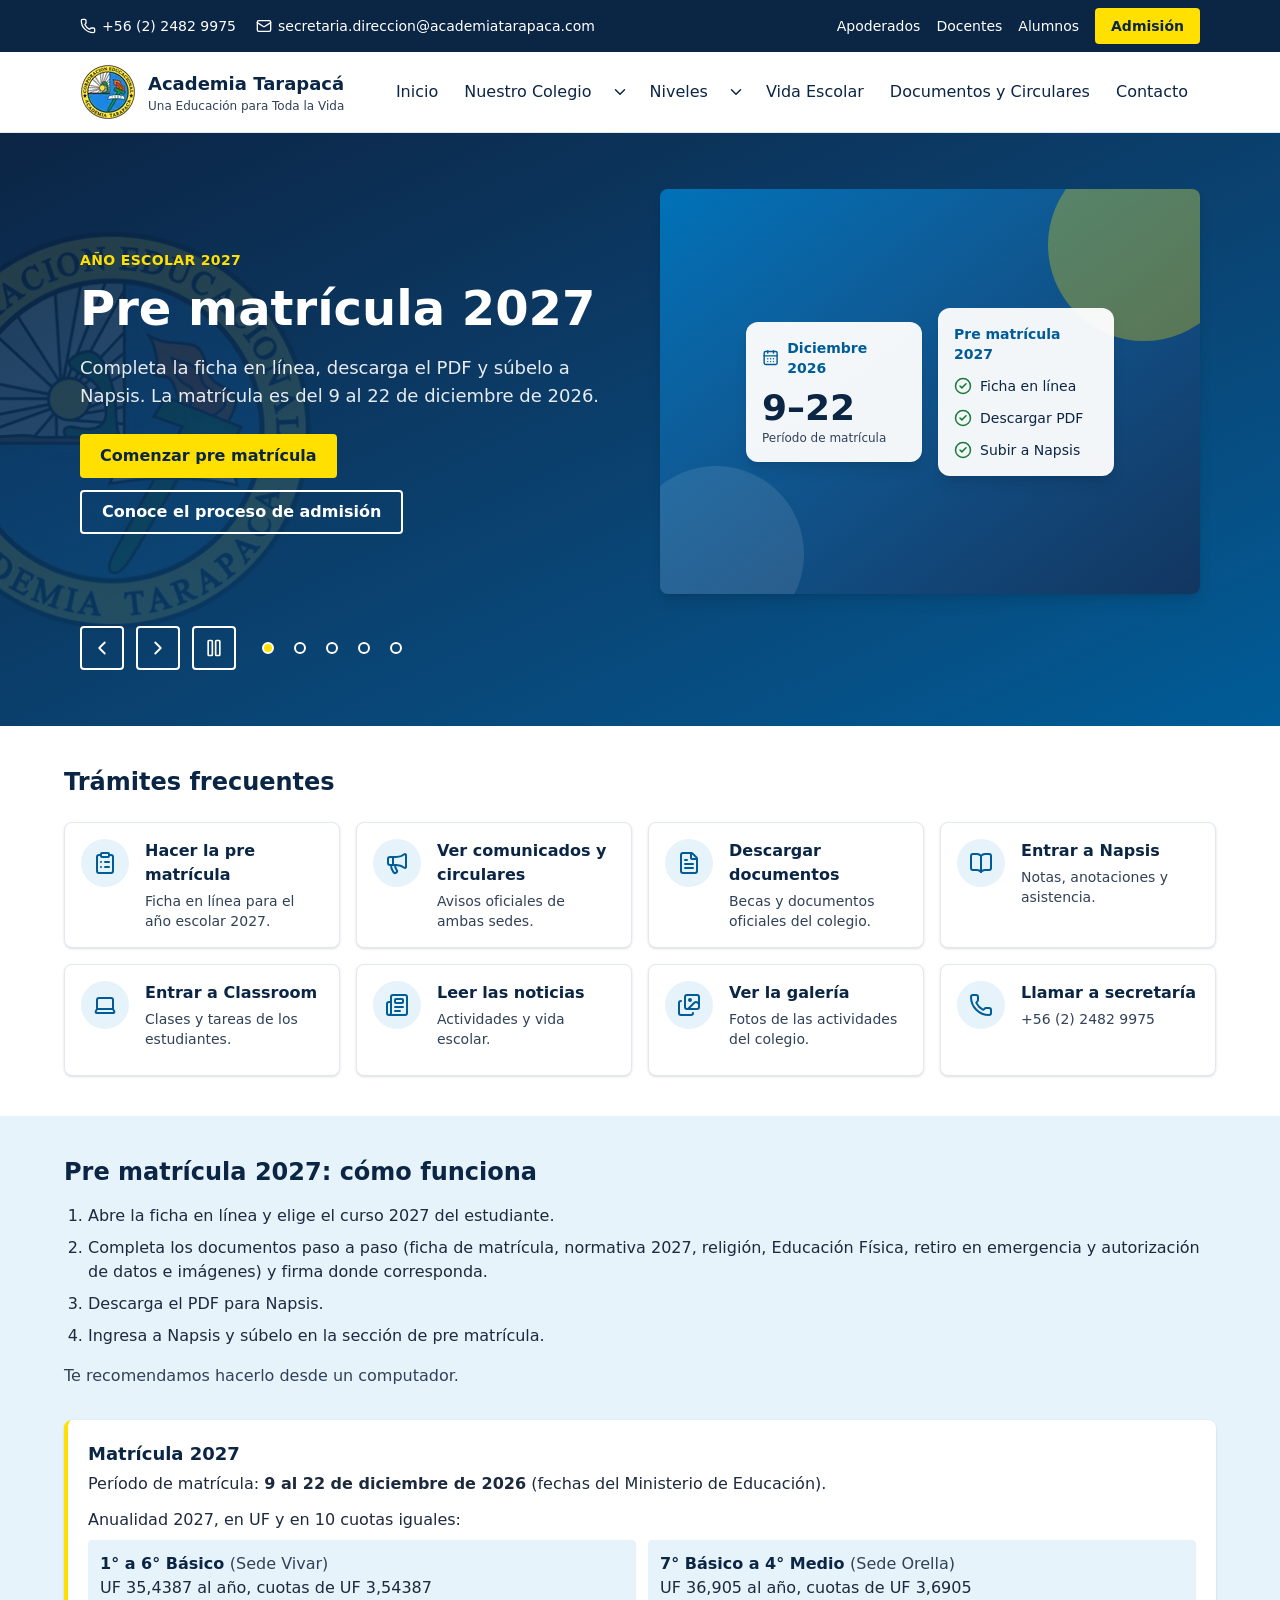
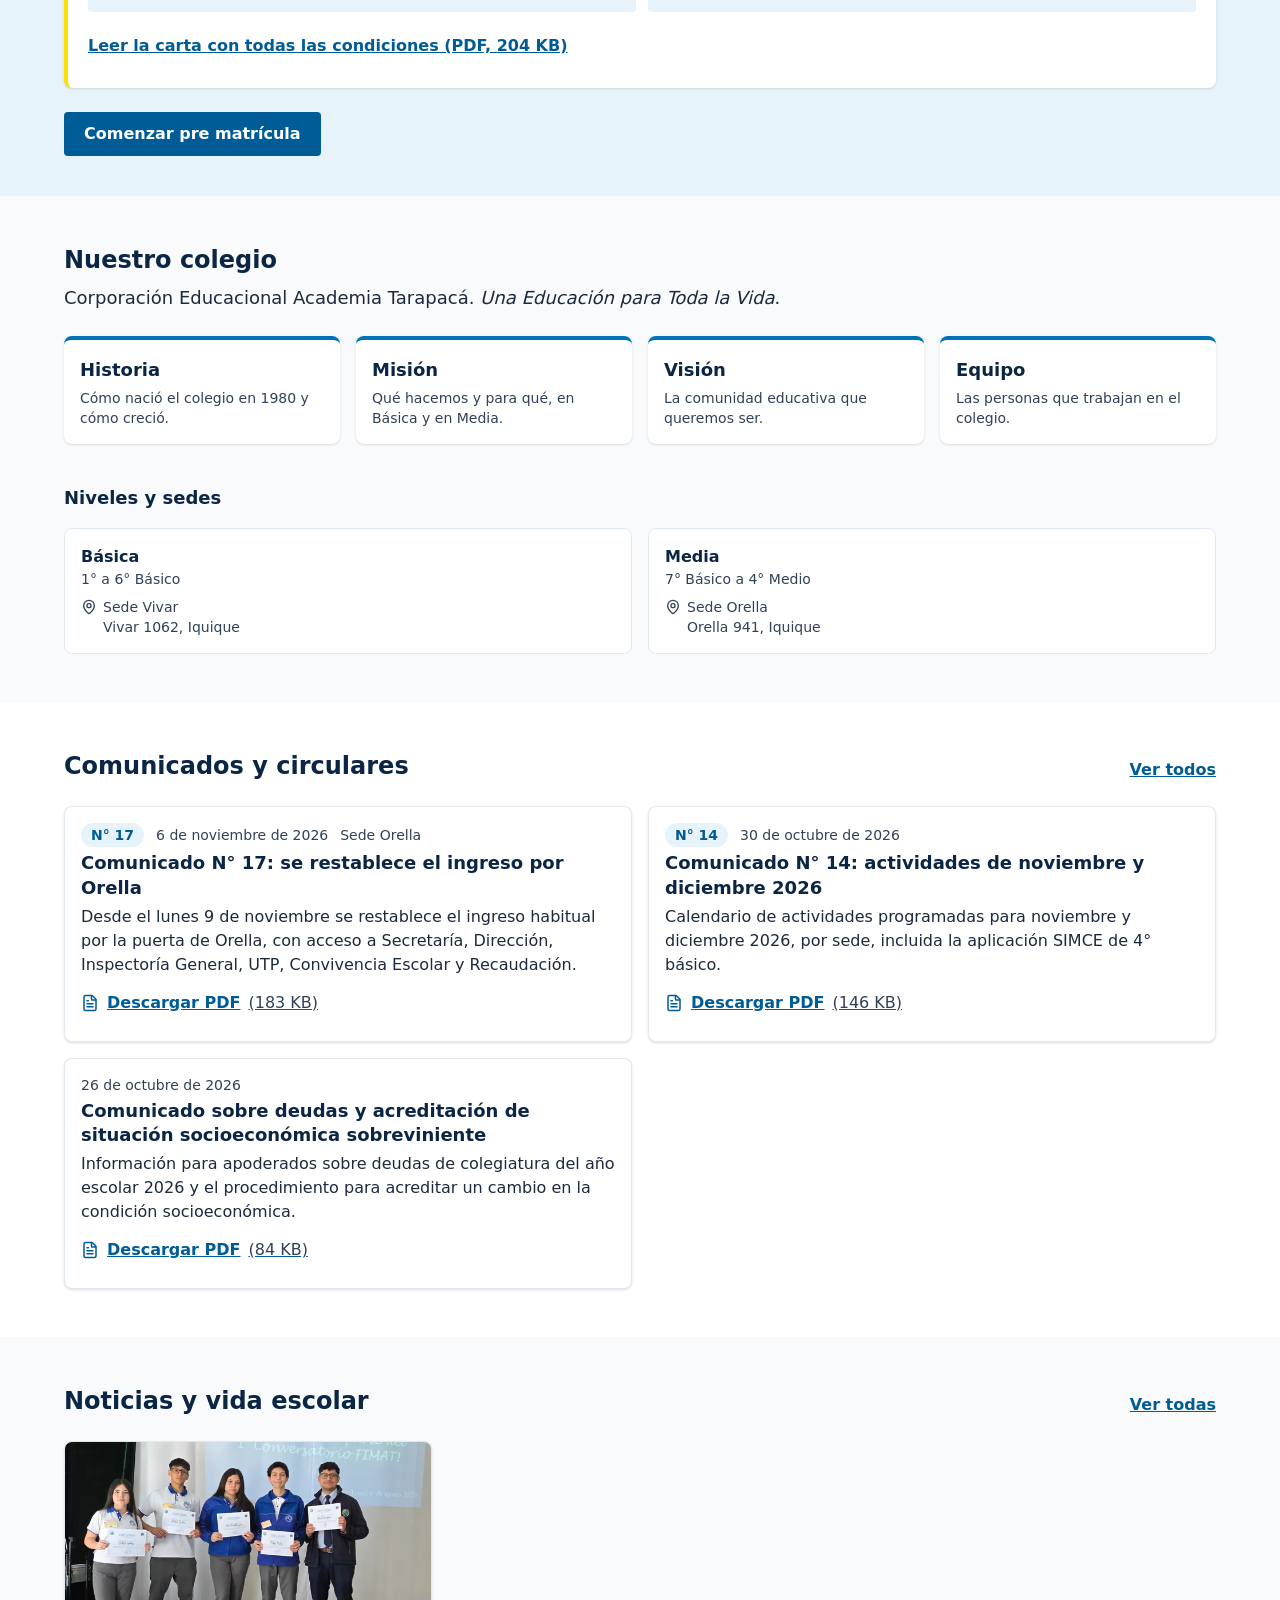
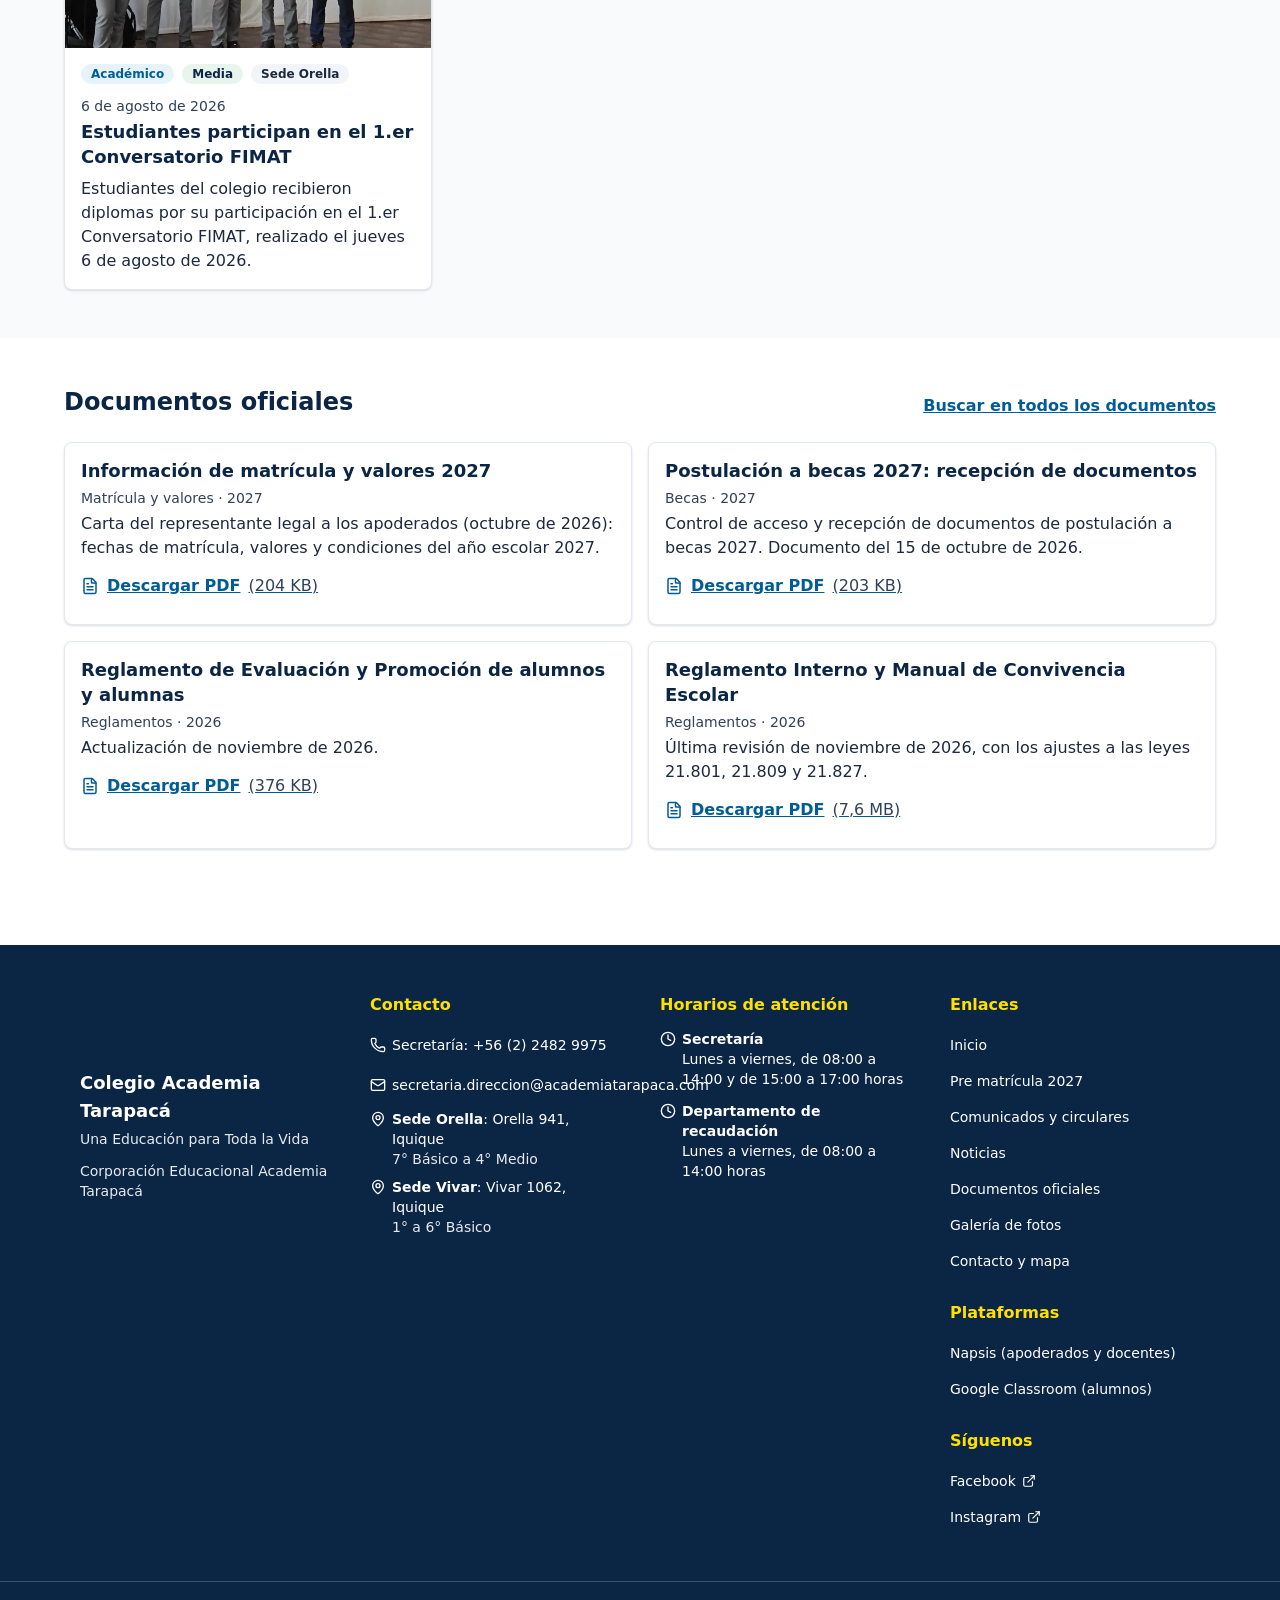
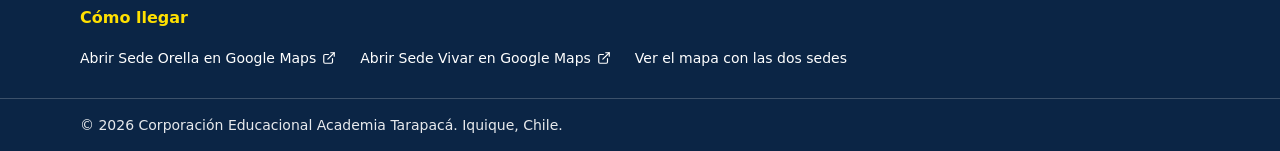
<file: index.html>
<!DOCTYPE html><html lang="es-CL"><head><meta charset="utf-8"><meta name="viewport" content="width=device-width, initial-scale=1"><title>Colegio Academia Tarapacá</title><meta name="description" content="Colegio Academia Tarapacá, Iquique. Pre matrícula 2027, comunicados, documentos oficiales y accesos a las plataformas del colegio."><link rel="canonical" href="https://rgodoyossandon.github.io/"><meta name="robots" content="noindex, nofollow"><meta name="theme-color" content="#0b2545"><link rel="icon" href="/favicon.ico" sizes="32x32"><link rel="icon" type="image/png" href="/favicon-192.png" sizes="192x192"><link rel="apple-touch-icon" href="/apple-touch-icon.png"><link rel="manifest" href="/site.webmanifest"><meta property="og:type" content="website"><meta property="og:site_name" content="Colegio Academia Tarapacá"><meta property="og:locale" content="es_CL"><meta property="og:title" content="Colegio Academia Tarapacá"><meta property="og:description" content="Colegio Academia Tarapacá, Iquique. Pre matrícula 2027, comunicados, documentos oficiales y accesos a las plataformas del colegio."><meta property="og:url" content="https://rgodoyossandon.github.io/"><meta property="og:image" content="https://rgodoyossandon.github.io/og-default.png"><meta property="og:image:width" content="1200"><meta property="og:image:height" content="630"><meta name="twitter:card" content="summary_large_image"><meta name="twitter:title" content="Colegio Academia Tarapacá"><meta name="twitter:description" content="Colegio Academia Tarapacá, Iquique. Pre matrícula 2027, comunicados, documentos oficiales y accesos a las plataformas del colegio."><meta name="twitter:image" content="https://rgodoyossandon.github.io/og-default.png"><script type="application/ld+json">[{"@context":"https://schema.org","@type":"EducationalOrganization","@id":"https://rgodoyossandon.github.io/#organization","name":"Colegio Academia Tarapacá","legalName":"Corporación Educacional Academia Tarapacá","slogan":"Una Educación para Toda la Vida","url":"https://rgodoyossandon.github.io/","logo":"https://rgodoyossandon.github.io/favicon-512.png","image":"https://rgodoyossandon.github.io/og-default.png","telephone":"+56224829975","email":"secretaria.direccion@academiatarapaca.com","address":{"@type":"PostalAddress","streetAddress":"Orella 941","addressLocality":"Iquique","addressRegion":"Tarapacá","addressCountry":"CL"},"location":[{"@type":"Place","name":"Sede Orella","address":{"@type":"PostalAddress","streetAddress":"Orella 941","addressLocality":"Iquique","addressRegion":"Tarapacá","addressCountry":"CL"}},{"@type":"Place","name":"Sede Vivar","address":{"@type":"PostalAddress","streetAddress":"Vivar 1062","addressLocality":"Iquique","addressRegion":"Tarapacá","addressCountry":"CL"}}],"sameAs":["https://www.facebook.com/academiatarapaca","https://www.instagram.com/corp_academia_tarapaca/"]},{"@context":"https://schema.org","@type":"WebSite","@id":"https://rgodoyossandon.github.io/#website","url":"https://rgodoyossandon.github.io/","name":"Colegio Academia Tarapacá","inLanguage":"es-CL","publisher":{"@id":"https://rgodoyossandon.github.io/#organization"}}]</script><meta http-equiv="content-security-policy" content="default-src 'self';img-src 'self' data: https://tile.openstreetmap.org;connect-src 'self';object-src 'none';base-uri 'self';form-action 'self'; script-src 'self' 'sha256-jXyWfdtmZTlC3MHitqFy9F6ZRyChXSMuRAN1tiQ5k94=' 'sha256-47DEQpj8HBSa+/TImW+5JCeuQeRkm5NMpJWZG3hSuFU=' 'sha256-TIeUoq8YjG+1eU3TQxnLSulaW6KFweMvcnfLgmMCs9I=' 'sha256-rILyMVqTNj9nHzawLft8p09/U6kZcMr0BP+RVJBtgcQ=' 'sha256-xIb/Pa7FUshAu4ihwjchYcQpyCI8eS8kt40GpOAYCz8=' 'sha256-1BvDVWLr3QCC20uHhUDi27eDFVJpk1uMQJGIWKUks2I=' 'sha256-kmZE/W8I1iuTnl1b3yqzv9/DQZenPngd3NjSKMQl7y0=' 'sha256-Y8t0ntteBwH+PqGKUyjWW3CAk+BNJKSoQc0xZ68FjhM=' 'sha256-0O7iB6zr9x0r6X6eWYITC9V5q+yWCGAoFvcysBGbY9Q='; style-src 'self' ;"><link rel="stylesheet" href="/_astro/BaseLayout.C5HijSdY.css"></head><body class="min-h-screen"><a href="#contenido" class="sr-only rounded bg-navy-900 px-4 py-2 font-semibold text-white focus:not-sr-only focus:absolute focus:left-2 focus:top-2 focus:z-50">Saltar al contenido</a><header><div class="on-dark bg-navy-900 text-sm text-white"><div class="mx-auto flex max-w-6xl flex-wrap items-center justify-between gap-x-6 gap-y-2 px-4 py-2"><ul class="flex flex-wrap items-center gap-x-5 gap-y-1"><li><a href="tel:+56224829975" class="inline-flex min-h-8 items-center gap-1.5 hover:underline"><svg xmlns="http://www.w3.org/2000/svg" width="16" height="16" viewBox="0 0 24 24" fill="none" stroke="currentColor" stroke-width="2" stroke-linecap="round" stroke-linejoin="round" class="lucide lucide-phone" aria-hidden="true"><path d="M13.832 16.568a1 1 0 0 0 1.213-.303l.355-.465A2 2 0 0 1 17 15h3a2 2 0 0 1 2 2v3a2 2 0 0 1-2 2A18 18 0 0 1 2 4a2 2 0 0 1 2-2h3a2 2 0 0 1 2 2v3a2 2 0 0 1-.8 1.6l-.468.351a1 1 0 0 0-.292 1.233 14 14 0 0 0 6.392 6.384"></path></svg><span>+56 (2) 2482 9975</span></a></li><li><a href="mailto:secretaria.direccion@academiatarapaca.com" class="inline-flex min-h-8 min-w-8 items-center justify-center gap-1.5 hover:underline md:min-w-0 md:justify-start" aria-label="Correo: secretaria.direccion@academiatarapaca.com"><svg xmlns="http://www.w3.org/2000/svg" width="16" height="16" viewBox="0 0 24 24" fill="none" stroke="currentColor" stroke-width="2" stroke-linecap="round" stroke-linejoin="round" class="lucide lucide-mail" aria-hidden="true"><path d="m22 7-8.991 5.727a2 2 0 0 1-2.009 0L2 7"></path><rect x="2" y="4" width="20" height="16" rx="2"></rect></svg><span class="hidden md:inline">secretaria.direccion@academiatarapaca.com</span></a></li></ul><nav aria-label="Accesos a plataformas" class="flex flex-wrap items-center gap-x-4 gap-y-2"><ul class="flex flex-wrap items-center gap-x-4 gap-y-1"><li><a href="https://login.napsis.com/" target="_blank" rel="noopener noreferrer" class="inline-flex min-h-8 items-center hover:underline" data-track="platform_access" data-track-platform="napsis" data-track-audience="apoderado">Apoderados<span class="sr-only"> (se abre en una pestaña nueva)</span></a></li><li><a href="https://login.napsis.com/" target="_blank" rel="noopener noreferrer" class="inline-flex min-h-8 items-center hover:underline" data-track="platform_access" data-track-platform="napsis" data-track-audience="docente">Docentes<span class="sr-only"> (se abre en una pestaña nueva)</span></a></li><li><a href="https://classroom.google.com/" target="_blank" rel="noopener noreferrer" class="inline-flex min-h-8 items-center hover:underline" data-track="platform_access" data-track-platform="classroom" data-track-audience="alumno">Alumnos<span class="sr-only"> (se abre en una pestaña nueva)</span></a></li></ul><a href="/#admision" class="inline-flex min-h-9 items-center rounded bg-sol-400 px-4 font-semibold text-navy-900 hover:bg-sol-300" data-track="cta_click" data-track-cta-id="topbar-admision" data-track-location="topbar">Admisión</a></nav></div></div><div class="border-b border-slate-200 bg-white"><div class="mx-auto flex max-w-6xl flex-wrap items-center justify-between gap-x-4 gap-y-2 px-4 py-3"><a href="/" class="flex items-center gap-3"><img src="/_astro/logo-escudo.wjzynVmR_2cuWsb.webp" alt loading="eager" decoding="async" width="56" height="56" class="h-12 w-12 md:h-14 md:w-14"><span class="leading-tight"><span class="block text-lg font-bold text-navy-900">Academia Tarapacá</span><span class="block text-xs text-slate-700">Una Educación para Toda la Vida</span><span class="sr-only"> (ir al inicio)</span></span></a><button type="button" id="menu-toggle" class="group inline-flex min-h-11 min-w-11 items-center justify-center rounded border-2 border-azul-700 text-azul-700 md:hidden" aria-expanded="false" aria-controls="site-nav" aria-label="Abrir menú"><svg xmlns="http://www.w3.org/2000/svg" width="24" height="24" viewBox="0 0 24 24" fill="none" stroke="currentColor" stroke-width="2" stroke-linecap="round" stroke-linejoin="round" class="lucide lucide-menu group-aria-expanded:hidden" aria-hidden="true"><path d="M4 5h16"></path><path d="M4 12h16"></path><path d="M4 19h16"></path></svg><svg xmlns="http://www.w3.org/2000/svg" width="24" height="24" viewBox="0 0 24 24" fill="none" stroke="currentColor" stroke-width="2" stroke-linecap="round" stroke-linejoin="round" class="lucide lucide-x hidden group-aria-expanded:block" aria-hidden="true"><path d="M18 6 6 18"></path><path d="m6 6 12 12"></path></svg></button><nav id="site-nav" aria-label="Principal" class="hidden w-full md:block md:w-auto"><ul class="flex flex-col gap-1 py-2 md:flex-row md:items-center md:gap-0.5 md:py-0"><li class="group relative"><a href="/" class="inline-flex min-h-11 items-center rounded px-3 py-2 font-medium text-navy-900 hover:bg-azul-50 hover:text-azul-700">Inicio</a></li><li class="group relative" data-dropdown><div class="flex items-center"><a href="/nuestro-colegio/" class="inline-flex min-h-11 items-center rounded px-3 py-2 font-medium text-navy-900 hover:bg-azul-50 hover:text-azul-700">Nuestro Colegio</a><button type="button" class="hidden min-h-11 min-w-8 items-center justify-center rounded text-navy-900 hover:bg-azul-50 md:inline-flex" aria-expanded="false" aria-label="Mostrar opciones de Nuestro Colegio" data-dropdown-toggle><svg xmlns="http://www.w3.org/2000/svg" width="18" height="18" viewBox="0 0 24 24" fill="none" stroke="currentColor" stroke-width="2" stroke-linecap="round" stroke-linejoin="round" class="lucide lucide-chevron-down" aria-hidden="true"><path d="m6 9 6 6 6-6"></path></svg></button></div><ul class="mb-1 ml-4 border-l-2 border-sol-400 pl-2 md:absolute md:left-0 md:top-full md:z-40 md:mb-0 md:ml-0 md:hidden md:min-w-56 md:rounded md:border md:border-l-slate-200 md:bg-white md:p-1 md:shadow-lg md:group-data-[open=true]:block"><li><a href="/nuestro-colegio/historia/" class="inline-flex min-h-11 items-center rounded px-3 py-2 font-medium text-navy-900 hover:bg-azul-50 hover:text-azul-700 w-full">Historia</a></li><li><a href="/nuestro-colegio/mision/" class="inline-flex min-h-11 items-center rounded px-3 py-2 font-medium text-navy-900 hover:bg-azul-50 hover:text-azul-700 w-full">Misión</a></li><li><a href="/nuestro-colegio/vision/" class="inline-flex min-h-11 items-center rounded px-3 py-2 font-medium text-navy-900 hover:bg-azul-50 hover:text-azul-700 w-full">Visión</a></li><li><a href="/nuestro-colegio/proyecto-educativo/" class="inline-flex min-h-11 items-center rounded px-3 py-2 font-medium text-navy-900 hover:bg-azul-50 hover:text-azul-700 w-full">Proyecto Educativo (PEI)</a></li><li><a href="/nuestro-colegio/equipo/" class="inline-flex min-h-11 items-center rounded px-3 py-2 font-medium text-navy-900 hover:bg-azul-50 hover:text-azul-700 w-full">Equipo</a></li></ul></li><li class="group relative" data-dropdown><div class="flex items-center"><a href="/#niveles" class="inline-flex min-h-11 items-center rounded px-3 py-2 font-medium text-navy-900 hover:bg-azul-50 hover:text-azul-700">Niveles</a><button type="button" class="hidden min-h-11 min-w-8 items-center justify-center rounded text-navy-900 hover:bg-azul-50 md:inline-flex" aria-expanded="false" aria-label="Mostrar opciones de Niveles" data-dropdown-toggle><svg xmlns="http://www.w3.org/2000/svg" width="18" height="18" viewBox="0 0 24 24" fill="none" stroke="currentColor" stroke-width="2" stroke-linecap="round" stroke-linejoin="round" class="lucide lucide-chevron-down" aria-hidden="true"><path d="m6 9 6 6 6-6"></path></svg></button></div><ul class="mb-1 ml-4 border-l-2 border-sol-400 pl-2 md:absolute md:left-0 md:top-full md:z-40 md:mb-0 md:ml-0 md:hidden md:min-w-56 md:rounded md:border md:border-l-slate-200 md:bg-white md:p-1 md:shadow-lg md:group-data-[open=true]:block"><li><a href="/#basica" class="inline-flex min-h-11 items-center rounded px-3 py-2 font-medium text-navy-900 hover:bg-azul-50 hover:text-azul-700 w-full">Básica</a></li><li><a href="/#media" class="inline-flex min-h-11 items-center rounded px-3 py-2 font-medium text-navy-900 hover:bg-azul-50 hover:text-azul-700 w-full">Media</a></li></ul></li><li class="group relative"><a href="/noticias/" class="inline-flex min-h-11 items-center rounded px-3 py-2 font-medium text-navy-900 hover:bg-azul-50 hover:text-azul-700">Vida Escolar</a></li><li class="group relative"><a href="/documentos/" class="inline-flex min-h-11 items-center rounded px-3 py-2 font-medium text-navy-900 hover:bg-azul-50 hover:text-azul-700">Documentos y Circulares</a></li><li class="group relative"><a href="/contacto/" class="inline-flex min-h-11 items-center rounded px-3 py-2 font-medium text-navy-900 hover:bg-azul-50 hover:text-azul-700">Contacto</a></li></ul></nav><noscript><style>
        #site-nav {
          display: block;
        }
      </style></noscript></div></div><script type="module">var e=document.getElementById(`menu-toggle`),t=document.getElementById(`site-nav`),n=Array.from(document.querySelectorAll(`[data-dropdown]`));function r(n){e&&t&&(e.setAttribute(`aria-expanded`,String(n)),e.setAttribute(`aria-label`,n?`Cerrar menú`:`Abrir menú`),t.classList.toggle(`hidden`,!n))}function i(e,t){e.dataset.open=String(t),e.querySelector(`[data-dropdown-toggle]`)?.setAttribute(`aria-expanded`,String(t))}function a(e){for(let t of n)t!==e&&i(t,!1)}e?.addEventListener(`click`,()=>r(e.getAttribute(`aria-expanded`)!==`true`));for(let e of n)e.querySelector(`[data-dropdown-toggle]`)?.addEventListener(`click`,()=>{let t=e.dataset.open!==`true`;a(e),i(e,t)});document.addEventListener(`click`,e=>{let t=e.target;n.some(e=>e.contains(t))||a()}),document.addEventListener(`keydown`,t=>{if(t.key!==`Escape`)return;let a=n.find(e=>e.dataset.open===`true`);a?(i(a,!1),a.querySelector(`[data-dropdown-toggle]`)?.focus()):e?.getAttribute(`aria-expanded`)===`true`&&(r(!1),e.focus())});for(let e of n)e.addEventListener(`focusout`,t=>{e.contains(t.relatedTarget)||i(e,!1)});window.matchMedia(`(min-width: 768px)`).addEventListener(`change`,e=>{e.matches&&r(!1)});</script></header><main id="contenido" tabindex="-1"><h1 class="sr-only">Colegio Academia Tarapacá, Iquique</h1><section id="hero" class="on-dark relative overflow-hidden bg-linear-to-br from-navy-900 to-azul-700 text-white" aria-roledescription="carrusel" aria-label="Destacados del colegio" data-hero><img src="/_astro/logo-escudo.wjzynVmR_1sUncD.webp" alt aria-hidden="true" loading="eager" decoding="async" width="420" height="420" class="pointer-events-none absolute -left-24 top-1/2 hidden h-[26rem] w-[26rem] -translate-y-1/2 opacity-10 md:block"><div class="relative mx-auto max-w-6xl px-4 py-10 md:py-14"><!--
      All slides share one grid cell, so the box is always as tall as the
      tallest slide and never changes size when the slide changes. Hidden
      slides stay invisible and inert (not focusable, not announced).
    --><div class="grid" data-hero-slides aria-live="off"><div class="hero-slide col-start-1 row-start-1 md:grid md:grid-cols-2 md:items-center md:gap-10 " role="group" aria-roledescription="diapositiva" aria-label="1 de 5" data-hero-slide><div><p class="text-sm font-semibold uppercase tracking-wide text-sol-400">Año escolar 2027</p><h2 class="mt-2 text-3xl font-bold leading-tight md:text-5xl">Pre matrícula 2027</h2><p class="mt-4 text-lg text-white/90">Completa la ficha en línea, descarga el PDF y súbelo a Napsis. La matrícula es del 9 al 22 de diciembre de 2026.</p><div class="mt-6 flex flex-wrap gap-3"><a href="https://prematricula-academia.web.app/" class="inline-flex min-h-11 items-center rounded bg-sol-400 px-5 py-2 font-semibold text-navy-900 hover:bg-sol-300" target="_blank" rel="noopener noreferrer" data-track="prematricula_start" data-track-source="hero">Comenzar pre matrícula<span class="sr-only"> (se abre en una pestaña nueva)</span></a><a href="/#admision" class="inline-flex min-h-11 items-center rounded border-2 border-white px-5 py-2 font-semibold text-white hover:bg-white/10" data-track="cta_click" data-track-cta-id="hero-admision" data-track-location="hero">Conoce el proceso de admisión</a></div></div><div class="relative z-10 mt-6 md:mt-0"><!-- Decorative: the slide text carries the information. --><div class="relative aspect-[4/3] w-full overflow-hidden rounded-lg bg-linear-to-br from-azul-600 to-navy-800 shadow-lg" aria-hidden="true"><div class="absolute -right-10 -top-10 h-48 w-48 rounded-full bg-sol-400/30"></div><div class="absolute -bottom-12 -left-8 h-44 w-44 rounded-full bg-white/10"></div><div class="absolute inset-0 flex items-center justify-center gap-4 p-6"><div class="rounded-xl bg-white/95 text-navy-900 shadow-lg w-44 p-4"><p class="flex items-center gap-2 text-sm font-semibold text-azul-700"><svg xmlns="http://www.w3.org/2000/svg" width="18" height="18" viewBox="0 0 24 24" fill="none" stroke="currentColor" stroke-width="2" stroke-linecap="round" stroke-linejoin="round" class="lucide lucide-calendar-days" aria-hidden="true"><path d="M8 2v3"></path><path d="M16 2v3"></path><rect x="3" y="3" width="18" height="18" rx="2"></rect><path d="M3 9h18"></path><path d="M8 13h.01"></path><path d="M12 13h.01"></path><path d="M16 13h.01"></path><path d="M8 17h.01"></path><path d="M12 17h.01"></path><path d="M16 17h.01"></path></svg> Diciembre 2026</p><p class="mt-3 text-4xl font-bold leading-none">9–22</p><p class="mt-1 text-xs text-slate-700">Período de matrícula</p></div><div class="rounded-xl bg-white/95 text-navy-900 shadow-lg w-44 space-y-3 p-4"><p class="text-sm font-semibold text-azul-700">Pre matrícula 2027</p><p class="flex items-center gap-2 text-sm"><svg xmlns="http://www.w3.org/2000/svg" width="18" height="18" viewBox="0 0 24 24" fill="none" stroke="currentColor" stroke-width="2" stroke-linecap="round" stroke-linejoin="round" class="lucide lucide-circle-check lucide-check-circle-2 shrink-0 text-verde-600" aria-hidden="true"><circle cx="12" cy="12" r="10"></circle><path d="m16 9-5.5 5.5L8 12"></path></svg> Ficha en línea</p><p class="flex items-center gap-2 text-sm"><svg xmlns="http://www.w3.org/2000/svg" width="18" height="18" viewBox="0 0 24 24" fill="none" stroke="currentColor" stroke-width="2" stroke-linecap="round" stroke-linejoin="round" class="lucide lucide-circle-check lucide-check-circle-2 shrink-0 text-verde-600" aria-hidden="true"><circle cx="12" cy="12" r="10"></circle><path d="m16 9-5.5 5.5L8 12"></path></svg> Descargar PDF</p><p class="flex items-center gap-2 text-sm"><svg xmlns="http://www.w3.org/2000/svg" width="18" height="18" viewBox="0 0 24 24" fill="none" stroke="currentColor" stroke-width="2" stroke-linecap="round" stroke-linejoin="round" class="lucide lucide-circle-check lucide-check-circle-2 shrink-0 text-verde-600" aria-hidden="true"><circle cx="12" cy="12" r="10"></circle><path d="m16 9-5.5 5.5L8 12"></path></svg> Subir a Napsis</p></div></div></div></div></div><div class="hero-slide col-start-1 row-start-1 md:grid md:grid-cols-2 md:items-center md:gap-10 invisible" role="group" aria-roledescription="diapositiva" aria-label="2 de 5" inert data-hero-slide><div><p class="text-sm font-semibold uppercase tracking-wide text-sol-400">Información oficial</p><h2 class="mt-2 text-3xl font-bold leading-tight md:text-5xl">Comunicados y circulares</h2><p class="mt-4 text-lg text-white/90">Revisa los últimos comunicados, circulares y actividades de ambas sedes, siempre al día.</p><div class="mt-6 flex flex-wrap gap-3"><a href="/comunicados/" class="inline-flex min-h-11 items-center rounded bg-sol-400 px-5 py-2 font-semibold text-navy-900 hover:bg-sol-300" data-track="cta_click" data-track-cta-id="hero-comunicados" data-track-location="hero">Ver comunicados</a></div></div><div class="relative z-10 mt-6 md:mt-0"><!-- Decorative: the slide text carries the information. --><div class="relative aspect-[4/3] w-full overflow-hidden rounded-lg bg-linear-to-br from-azul-600 to-navy-800 shadow-lg" aria-hidden="true"><div class="absolute -right-10 -top-10 h-48 w-48 rounded-full bg-sol-400/30"></div><div class="absolute -bottom-12 -left-8 h-44 w-44 rounded-full bg-white/10"></div><div class="absolute inset-0 flex items-center justify-center p-6"><div class="relative w-72"><div class="rounded-xl bg-white/95 text-navy-900 shadow-lg absolute -right-3 -top-3 w-full rotate-3 p-4 opacity-60"><div class="h-2 rounded-full bg-slate-300 w-1/2"></div></div><div class="rounded-xl bg-white/95 text-navy-900 shadow-lg relative p-4"><p class="flex items-center gap-2 text-sm font-semibold text-azul-700"><svg xmlns="http://www.w3.org/2000/svg" width="18" height="18" viewBox="0 0 24 24" fill="none" stroke="currentColor" stroke-width="2" stroke-linecap="round" stroke-linejoin="round" class="lucide lucide-megaphone" aria-hidden="true"><path d="M11 6a13 13 0 0 0 8.4-2.8A1 1 0 0 1 21 4v12a1 1 0 0 1-1.6.8A13 13 0 0 0 11 14H5a2 2 0 0 1-2-2V8a2 2 0 0 1 2-2z"></path><path d="M6 14a12 12 0 0 0 2.4 7.2 2 2 0 0 0 3.2-2.4A8 8 0 0 1 10 14"></path><path d="M8 6v8"></path></svg> Comunicado</p><div class="mt-3 space-y-2"><div class="h-2 rounded-full bg-slate-300 w-full"></div><div class="h-2 rounded-full bg-slate-300 w-5/6"></div><div class="h-2 rounded-full bg-slate-300 w-2/3"></div></div><p class="mt-4 flex items-center gap-2 text-xs font-semibold text-azul-700"><svg xmlns="http://www.w3.org/2000/svg" width="16" height="16" viewBox="0 0 24 24" fill="none" stroke="currentColor" stroke-width="2" stroke-linecap="round" stroke-linejoin="round" class="lucide lucide-file-text" aria-hidden="true"><path d="M6 22a2 2 0 0 1-2-2V4a2 2 0 0 1 2-2h8a2.4 2.4 0 0 1 1.704.706l3.588 3.588A2.4 2.4 0 0 1 20 8v12a2 2 0 0 1-2 2z"></path><path d="M14 2v5a1 1 0 0 0 1 1h5"></path><path d="M10 9H8"></path><path d="M16 13H8"></path><path d="M16 17H8"></path></svg> Descargar PDF</p></div><span class="absolute -bottom-4 -left-4 flex h-12 w-12 items-center justify-center rounded-full bg-sol-400 text-navy-900 shadow-lg"><svg xmlns="http://www.w3.org/2000/svg" width="22" height="22" viewBox="0 0 24 24" fill="none" stroke="currentColor" stroke-width="2" stroke-linecap="round" stroke-linejoin="round" class="lucide lucide-bell" aria-hidden="true"><path d="M10.268 21a2 2 0 0 0 3.464 0"></path><path d="M3.262 15.326A1 1 0 0 0 4 17h16a1 1 0 0 0 .74-1.673C19.41 13.956 18 12.499 18 8A6 6 0 0 0 6 8c0 4.499-1.411 5.956-2.738 7.326"></path></svg></span></div></div></div></div></div><div class="hero-slide col-start-1 row-start-1 md:grid md:grid-cols-2 md:items-center md:gap-10 invisible" role="group" aria-roledescription="diapositiva" aria-label="3 de 5" inert data-hero-slide><div><p class="text-sm font-semibold uppercase tracking-wide text-sol-400">Para tu familia</p><h2 class="mt-2 text-3xl font-bold leading-tight md:text-5xl">Napsis y Google Classroom</h2><p class="mt-4 text-lg text-white/90">Notas, anotaciones y asistencia en Napsis. Clases y tareas en Google Classroom.</p><div class="mt-6 flex flex-wrap gap-3"><a href="https://login.napsis.com/" class="inline-flex min-h-11 items-center rounded bg-sol-400 px-5 py-2 font-semibold text-navy-900 hover:bg-sol-300" target="_blank" rel="noopener noreferrer" data-track="platform_access" data-track-platform="napsis" data-track-audience="apoderado">Ir a Napsis<span class="sr-only"> (se abre en una pestaña nueva)</span></a><a href="https://classroom.google.com/" class="inline-flex min-h-11 items-center rounded border-2 border-white px-5 py-2 font-semibold text-white hover:bg-white/10" target="_blank" rel="noopener noreferrer" data-track="platform_access" data-track-platform="classroom" data-track-audience="alumno">Ir a Classroom<span class="sr-only"> (se abre en una pestaña nueva)</span></a></div></div><div class="relative z-10 mt-6 md:mt-0"><!-- Decorative: the slide text carries the information. --><div class="relative aspect-[4/3] w-full overflow-hidden rounded-lg bg-linear-to-br from-azul-600 to-navy-800 shadow-lg" aria-hidden="true"><div class="absolute -right-10 -top-10 h-48 w-48 rounded-full bg-sol-400/30"></div><div class="absolute -bottom-12 -left-8 h-44 w-44 rounded-full bg-white/10"></div><div class="absolute inset-0 flex items-center justify-center gap-4 p-6"><div class="rounded-xl bg-white/95 text-navy-900 shadow-lg w-40 p-4 text-center"><span class="mx-auto flex h-14 w-14 items-center justify-center rounded-full bg-azul-50 text-azul-700"><svg xmlns="http://www.w3.org/2000/svg" width="28" height="28" viewBox="0 0 24 24" fill="none" stroke="currentColor" stroke-width="2" stroke-linecap="round" stroke-linejoin="round" class="lucide lucide-graduation-cap" aria-hidden="true"><path d="M21.42 10.922a1 1 0 0 0-.019-1.838L12.83 5.18a2 2 0 0 0-1.66 0L2.6 9.08a1 1 0 0 0 0 1.832l8.57 3.908a2 2 0 0 0 1.66 0z"></path><path d="M22 10v6"></path><path d="M6 12.5V16a6 3 0 0 0 12 0v-3.5"></path></svg></span><p class="mt-3 text-lg font-bold">Napsis</p><p class="text-xs text-slate-700">Notas y asistencia</p></div><div class="rounded-xl bg-white/95 text-navy-900 shadow-lg w-40 p-4 text-center"><span class="mx-auto flex h-14 w-14 items-center justify-center rounded-full bg-verde-50 text-verde-600"><svg xmlns="http://www.w3.org/2000/svg" width="28" height="28" viewBox="0 0 24 24" fill="none" stroke="currentColor" stroke-width="2" stroke-linecap="round" stroke-linejoin="round" class="lucide lucide-laptop" aria-hidden="true"><path d="M18 5a2 2 0 0 1 2 2v8.526a2 2 0 0 0 .212.897l1.068 2.127a1 1 0 0 1-.9 1.45H3.62a1 1 0 0 1-.9-1.45l1.068-2.127A2 2 0 0 0 4 15.526V7a2 2 0 0 1 2-2z"></path><path d="M20.054 15.987H3.946"></path></svg></span><p class="mt-3 text-lg font-bold">Classroom</p><p class="text-xs text-slate-700">Clases y tareas</p></div></div></div></div></div><div class="hero-slide col-start-1 row-start-1 md:grid md:grid-cols-2 md:items-center md:gap-10 invisible" role="group" aria-roledescription="diapositiva" aria-label="4 de 5" inert data-hero-slide><div><p class="text-sm font-semibold uppercase tracking-wide text-sol-400">Vida escolar</p><h2 class="mt-2 text-3xl font-bold leading-tight md:text-5xl">Actividades y logros de nuestros estudiantes</h2><p class="mt-4 text-lg text-white/90">Conoce lo que ocurre en las dos sedes del colegio.</p><div class="mt-6 flex flex-wrap gap-3"><a href="/noticias/" class="inline-flex min-h-11 items-center rounded bg-sol-400 px-5 py-2 font-semibold text-navy-900 hover:bg-sol-300" data-track="cta_click" data-track-cta-id="hero-noticias" data-track-location="hero">Ver noticias</a></div></div><div class="relative z-10 mt-6 md:mt-0"><img src="/_astro/visita-estudiantes.B8C9n0kp_zozKQ.webp" alt="Estudiantes del colegio escuchan a un guía con casco durante una visita a terreno." loading="lazy" decoding="async" width="800" height="600" class="aspect-[4/3] w-full rounded-lg object-cover shadow-lg"></div></div><div class="hero-slide col-start-1 row-start-1 md:grid md:grid-cols-2 md:items-center md:gap-10 invisible" role="group" aria-roledescription="diapositiva" aria-label="5 de 5" inert data-hero-slide><div><p class="text-sm font-semibold uppercase tracking-wide text-sol-400">Logros</p><h2 class="mt-2 text-3xl font-bold leading-tight md:text-5xl">Estudiantes que participan y destacan</h2><p class="mt-4 text-lg text-white/90">Conoce los espacios académicos en los que participan nuestros estudiantes.</p><div class="mt-6 flex flex-wrap gap-3"><a href="/noticias/conversatorio-fimat-2026-08-06/" class="inline-flex min-h-11 items-center rounded bg-sol-400 px-5 py-2 font-semibold text-navy-900 hover:bg-sol-300" data-track="cta_click" data-track-cta-id="hero-fimat" data-track-location="hero">Leer la noticia</a></div></div><div class="relative z-10 mt-6 md:mt-0"><img src="/_astro/fimat-conversatorio-2026-08-06.C9qoMeaO_1tbQBS.webp" alt="Cuatro estudiantes y un adulto del colegio sostienen sus diplomas frente a una pantalla del 1° Conversatorio FIMAT." loading="lazy" decoding="async" width="800" height="600" class="aspect-[4/3] w-full rounded-lg object-cover shadow-lg"></div></div></div><div class="mt-8 flex items-center gap-3" role="group" aria-label="Controles del carrusel" data-hero-controls hidden><button type="button" class="inline-flex h-11 w-11 items-center justify-center rounded border-2 border-white text-white hover:bg-white/10" data-hero-prev aria-label="Diapositiva anterior"><svg xmlns="http://www.w3.org/2000/svg" width="22" height="22" viewBox="0 0 24 24" fill="none" stroke="currentColor" stroke-width="2" stroke-linecap="round" stroke-linejoin="round" class="lucide lucide-chevron-left" aria-hidden="true"><path d="m15 18-6-6 6-6"></path></svg></button><button type="button" class="inline-flex h-11 w-11 items-center justify-center rounded border-2 border-white text-white hover:bg-white/10" data-hero-next aria-label="Diapositiva siguiente"><svg xmlns="http://www.w3.org/2000/svg" width="22" height="22" viewBox="0 0 24 24" fill="none" stroke="currentColor" stroke-width="2" stroke-linecap="round" stroke-linejoin="round" class="lucide lucide-chevron-right" aria-hidden="true"><path d="m9 18 6-6-6-6"></path></svg></button><button type="button" class="inline-flex h-11 w-11 items-center justify-center rounded border-2 border-white text-white hover:bg-white/10" data-hero-pause aria-label="Pausar rotación automática" aria-pressed="false"><svg xmlns="http://www.w3.org/2000/svg" width="20" height="20" viewBox="0 0 24 24" fill="none" stroke="currentColor" stroke-width="2" stroke-linecap="round" stroke-linejoin="round" class="lucide lucide-pause" aria-hidden="true" data-icon-pause="true"><rect x="14" y="3" width="5" height="18" rx="1"></rect><rect x="5" y="3" width="5" height="18" rx="1"></rect></svg><svg data-icon-play class="hidden" width="20" height="20" viewBox="0 0 24 24" fill="currentColor" aria-hidden="true"><path d="M8 5v14l11-7z"></path></svg></button><ol class="ml-2 flex items-center gap-2" aria-label="Elegir diapositiva"><li><button type="button" class="inline-flex h-11 w-6 items-center justify-center" data-hero-dot="0" aria-label="Ir a la diapositiva 1: Pre matrícula 2027"><span class="block h-3 w-3 rounded-full border-2 border-white" data-hero-dot-mark></span></button></li><li><button type="button" class="inline-flex h-11 w-6 items-center justify-center" data-hero-dot="1" aria-label="Ir a la diapositiva 2: Comunicados y circulares"><span class="block h-3 w-3 rounded-full border-2 border-white" data-hero-dot-mark></span></button></li><li><button type="button" class="inline-flex h-11 w-6 items-center justify-center" data-hero-dot="2" aria-label="Ir a la diapositiva 3: Napsis y Google Classroom"><span class="block h-3 w-3 rounded-full border-2 border-white" data-hero-dot-mark></span></button></li><li><button type="button" class="inline-flex h-11 w-6 items-center justify-center" data-hero-dot="3" aria-label="Ir a la diapositiva 4: Actividades y logros de nuestros estudiantes"><span class="block h-3 w-3 rounded-full border-2 border-white" data-hero-dot-mark></span></button></li><li><button type="button" class="inline-flex h-11 w-6 items-center justify-center" data-hero-dot="4" aria-label="Ir a la diapositiva 5: Estudiantes que participan y destacan"><span class="block h-3 w-3 rounded-full border-2 border-white" data-hero-dot-mark></span></button></li></ol></div></div><noscript><style>
      .hero-slide {
        grid-row: auto !important;
        margin-top: 2rem;
        visibility: visible !important;
      }
    </style></noscript></section><script type="module">function e(e,t,n){return t<2?0:(e+(n===`next`?1:-1)+t)%t}function t(e){return e.count<2?!1:!e.reducedMotion&&!e.paused&&!e.hovered&&!e.focused}var n=document.querySelector(`[data-hero]`);if(n){let r=Array.from(n.querySelectorAll(`[data-hero-slide]`)),i=n.querySelector(`[data-hero-controls]`),a=Array.from(n.querySelectorAll(`[data-hero-dot]`)),o=n.querySelector(`[data-hero-pause]`),s=n.querySelector(`[data-hero-slides]`),c=window.matchMedia(`(prefers-reduced-motion: reduce)`),l={index:0,paused:!1,hovered:!1,focused:!1},u,d=()=>{r.forEach((e,t)=>{let n=t===l.index;e.classList.toggle(`invisible`,!n),e.inert=!n}),a.forEach((e,t)=>{e.toggleAttribute(`aria-current`,t===l.index),t===l.index&&e.setAttribute(`aria-current`,`true`),e.querySelector(`[data-hero-dot-mark]`)?.classList.toggle(`bg-sol-400`,t===l.index)})},f=()=>t({count:r.length,reducedMotion:c.matches,paused:l.paused,hovered:l.hovered,focused:l.focused}),p=()=>{window.clearInterval(u),s?.setAttribute(`aria-live`,f()?`off`:`polite`),f()&&(u=window.setInterval(()=>m(e(l.index,r.length,`next`)),8e3))},m=e=>{l.index=e,d()},h=e=>{l.paused=e,o?.setAttribute(`aria-pressed`,String(e)),o?.setAttribute(`aria-label`,e?`Reanudar rotación automática`:`Pausar rotación automática`),o?.querySelector(`[data-icon-pause]`)?.classList.toggle(`hidden`,e),o?.querySelector(`[data-icon-play]`)?.classList.toggle(`hidden`,!e),p()};n.querySelector(`[data-hero-prev]`)?.addEventListener(`click`,()=>{m(e(l.index,r.length,`prev`)),p()}),n.querySelector(`[data-hero-next]`)?.addEventListener(`click`,()=>{m(e(l.index,r.length,`next`)),p()}),a.forEach(e=>e.addEventListener(`click`,()=>{m(Number(e.dataset.heroDot)),p()})),o?.addEventListener(`click`,()=>h(!l.paused)),n.addEventListener(`mouseenter`,()=>(l.hovered=!0,p())),n.addEventListener(`mouseleave`,()=>(l.hovered=!1,p())),n.addEventListener(`focusin`,()=>(l.focused=!0,p())),n.addEventListener(`focusout`,e=>{n.contains(e.relatedTarget)||(l.focused=!1,p())}),c.addEventListener(`change`,p),i?.removeAttribute(`hidden`),d(),p()}</script><section id="accesos" class="scroll-mt-4 px-4 py-10" aria-labelledby="accesos-titulo"><div class="mx-auto max-w-6xl"><h2 id="accesos-titulo" class="text-2xl font-bold text-navy-900">Trámites frecuentes</h2><ul class="mt-6 grid gap-4 sm:grid-cols-2 lg:grid-cols-4"><li><a href="https://prematricula-academia.web.app/" class="group flex h-full min-h-28 items-start gap-4 rounded-lg border border-slate-200 bg-white p-4 shadow-sm hover:border-azul-600 hover:shadow-md" target="_blank" rel="noopener noreferrer" data-track="prematricula_start" data-track-source="accesos-rapidos"><span class="flex h-12 w-12 shrink-0 items-center justify-center rounded-full bg-azul-50 text-azul-700 group-hover:bg-azul-700 group-hover:text-white"><svg xmlns="http://www.w3.org/2000/svg" width="24" height="24" viewBox="0 0 24 24" fill="none" stroke="currentColor" stroke-width="2" stroke-linecap="round" stroke-linejoin="round" class="lucide lucide-clipboard-list" aria-hidden="true"><rect width="8" height="4" x="8" y="2" rx="1" ry="1"></rect><path d="M16 4h2a2 2 0 0 1 2 2v14a2 2 0 0 1-2 2H6a2 2 0 0 1-2-2V6a2 2 0 0 1 2-2h2"></path><path d="M12 11h4"></path><path d="M12 16h4"></path><path d="M8 11h.01"></path><path d="M8 16h.01"></path></svg></span><span><span class="block font-semibold text-navy-900 group-hover:text-azul-700">Hacer la pre matrícula<span class="sr-only"> (se abre en una pestaña nueva)</span></span><span class="mt-1 block text-sm text-slate-700">Ficha en línea para el año escolar 2027.</span></span></a></li><li><a href="/comunicados/" class="group flex h-full min-h-28 items-start gap-4 rounded-lg border border-slate-200 bg-white p-4 shadow-sm hover:border-azul-600 hover:shadow-md" data-track="cta_click" data-track-cta-id="quick-comunicados" data-track-location="accesos-rapidos"><span class="flex h-12 w-12 shrink-0 items-center justify-center rounded-full bg-azul-50 text-azul-700 group-hover:bg-azul-700 group-hover:text-white"><svg xmlns="http://www.w3.org/2000/svg" width="24" height="24" viewBox="0 0 24 24" fill="none" stroke="currentColor" stroke-width="2" stroke-linecap="round" stroke-linejoin="round" class="lucide lucide-megaphone" aria-hidden="true"><path d="M11 6a13 13 0 0 0 8.4-2.8A1 1 0 0 1 21 4v12a1 1 0 0 1-1.6.8A13 13 0 0 0 11 14H5a2 2 0 0 1-2-2V8a2 2 0 0 1 2-2z"></path><path d="M6 14a12 12 0 0 0 2.4 7.2 2 2 0 0 0 3.2-2.4A8 8 0 0 1 10 14"></path><path d="M8 6v8"></path></svg></span><span><span class="block font-semibold text-navy-900 group-hover:text-azul-700">Ver comunicados y circulares</span><span class="mt-1 block text-sm text-slate-700">Avisos oficiales de ambas sedes.</span></span></a></li><li><a href="/documentos/" class="group flex h-full min-h-28 items-start gap-4 rounded-lg border border-slate-200 bg-white p-4 shadow-sm hover:border-azul-600 hover:shadow-md" data-track="cta_click" data-track-cta-id="quick-documentos" data-track-location="accesos-rapidos"><span class="flex h-12 w-12 shrink-0 items-center justify-center rounded-full bg-azul-50 text-azul-700 group-hover:bg-azul-700 group-hover:text-white"><svg xmlns="http://www.w3.org/2000/svg" width="24" height="24" viewBox="0 0 24 24" fill="none" stroke="currentColor" stroke-width="2" stroke-linecap="round" stroke-linejoin="round" class="lucide lucide-file-text" aria-hidden="true"><path d="M6 22a2 2 0 0 1-2-2V4a2 2 0 0 1 2-2h8a2.4 2.4 0 0 1 1.704.706l3.588 3.588A2.4 2.4 0 0 1 20 8v12a2 2 0 0 1-2 2z"></path><path d="M14 2v5a1 1 0 0 0 1 1h5"></path><path d="M10 9H8"></path><path d="M16 13H8"></path><path d="M16 17H8"></path></svg></span><span><span class="block font-semibold text-navy-900 group-hover:text-azul-700">Descargar documentos</span><span class="mt-1 block text-sm text-slate-700">Becas y documentos oficiales del colegio.</span></span></a></li><li><a href="https://login.napsis.com/" class="group flex h-full min-h-28 items-start gap-4 rounded-lg border border-slate-200 bg-white p-4 shadow-sm hover:border-azul-600 hover:shadow-md" target="_blank" rel="noopener noreferrer" data-track="platform_access" data-track-platform="napsis" data-track-audience="apoderado"><span class="flex h-12 w-12 shrink-0 items-center justify-center rounded-full bg-azul-50 text-azul-700 group-hover:bg-azul-700 group-hover:text-white"><svg xmlns="http://www.w3.org/2000/svg" width="24" height="24" viewBox="0 0 24 24" fill="none" stroke="currentColor" stroke-width="2" stroke-linecap="round" stroke-linejoin="round" class="lucide lucide-book-open" aria-hidden="true"><path d="M12 5v16"></path><path d="M20.001 19A2 2 0 0022 17V5a2 2 0 00-1.999-2L16 3.002A5 5 0 0012 5a5 5 0 00-4-2H4a2 2 0 00-2 2v12a2 2 0 001.999 2H8a5 5 0 014 2 5 5 0 014-2z"></path></svg></span><span><span class="block font-semibold text-navy-900 group-hover:text-azul-700">Entrar a Napsis<span class="sr-only"> (se abre en una pestaña nueva)</span></span><span class="mt-1 block text-sm text-slate-700">Notas, anotaciones y asistencia.</span></span></a></li><li><a href="https://classroom.google.com/" class="group flex h-full min-h-28 items-start gap-4 rounded-lg border border-slate-200 bg-white p-4 shadow-sm hover:border-azul-600 hover:shadow-md" target="_blank" rel="noopener noreferrer" data-track="platform_access" data-track-platform="classroom" data-track-audience="alumno"><span class="flex h-12 w-12 shrink-0 items-center justify-center rounded-full bg-azul-50 text-azul-700 group-hover:bg-azul-700 group-hover:text-white"><svg xmlns="http://www.w3.org/2000/svg" width="24" height="24" viewBox="0 0 24 24" fill="none" stroke="currentColor" stroke-width="2" stroke-linecap="round" stroke-linejoin="round" class="lucide lucide-laptop" aria-hidden="true"><path d="M18 5a2 2 0 0 1 2 2v8.526a2 2 0 0 0 .212.897l1.068 2.127a1 1 0 0 1-.9 1.45H3.62a1 1 0 0 1-.9-1.45l1.068-2.127A2 2 0 0 0 4 15.526V7a2 2 0 0 1 2-2z"></path><path d="M20.054 15.987H3.946"></path></svg></span><span><span class="block font-semibold text-navy-900 group-hover:text-azul-700">Entrar a Classroom<span class="sr-only"> (se abre en una pestaña nueva)</span></span><span class="mt-1 block text-sm text-slate-700">Clases y tareas de los estudiantes.</span></span></a></li><li><a href="/noticias/" class="group flex h-full min-h-28 items-start gap-4 rounded-lg border border-slate-200 bg-white p-4 shadow-sm hover:border-azul-600 hover:shadow-md" data-track="cta_click" data-track-cta-id="quick-noticias" data-track-location="accesos-rapidos"><span class="flex h-12 w-12 shrink-0 items-center justify-center rounded-full bg-azul-50 text-azul-700 group-hover:bg-azul-700 group-hover:text-white"><svg xmlns="http://www.w3.org/2000/svg" width="24" height="24" viewBox="0 0 24 24" fill="none" stroke="currentColor" stroke-width="2" stroke-linecap="round" stroke-linejoin="round" class="lucide lucide-newspaper" aria-hidden="true"><path d="M15 18h-5"></path><path d="M18 14h-8"></path><path d="M4 22h16a2 2 0 0 0 2-2V4a2 2 0 0 0-2-2H8a2 2 0 0 0-2 2v16a2 2 0 0 1-4 0v-9a2 2 0 0 1 2-2h2"></path><rect width="8" height="4" x="10" y="6" rx="1"></rect></svg></span><span><span class="block font-semibold text-navy-900 group-hover:text-azul-700">Leer las noticias</span><span class="mt-1 block text-sm text-slate-700">Actividades y vida escolar.</span></span></a></li><li><a href="/galeria/" class="group flex h-full min-h-28 items-start gap-4 rounded-lg border border-slate-200 bg-white p-4 shadow-sm hover:border-azul-600 hover:shadow-md" data-track="cta_click" data-track-cta-id="quick-galeria" data-track-location="accesos-rapidos"><span class="flex h-12 w-12 shrink-0 items-center justify-center rounded-full bg-azul-50 text-azul-700 group-hover:bg-azul-700 group-hover:text-white"><svg xmlns="http://www.w3.org/2000/svg" width="24" height="24" viewBox="0 0 24 24" fill="none" stroke="currentColor" stroke-width="2" stroke-linecap="round" stroke-linejoin="round" class="lucide lucide-images" aria-hidden="true"><path d="m22 11-1.296-1.296a2.4 2.4 0 0 0-3.408 0L11 16"></path><path d="M4 8a2 2 0 0 0-2 2v10a2 2 0 0 0 2 2h10a2 2 0 0 0 2-2"></path><circle cx="13" cy="7" r="1" fill="currentColor"></circle><rect x="8" y="2" width="14" height="14" rx="2"></rect></svg></span><span><span class="block font-semibold text-navy-900 group-hover:text-azul-700">Ver la galería</span><span class="mt-1 block text-sm text-slate-700">Fotos de las actividades del colegio.</span></span></a></li><li><a href="tel:+56224829975" class="group flex h-full min-h-28 items-start gap-4 rounded-lg border border-slate-200 bg-white p-4 shadow-sm hover:border-azul-600 hover:shadow-md"><span class="flex h-12 w-12 shrink-0 items-center justify-center rounded-full bg-azul-50 text-azul-700 group-hover:bg-azul-700 group-hover:text-white"><svg xmlns="http://www.w3.org/2000/svg" width="24" height="24" viewBox="0 0 24 24" fill="none" stroke="currentColor" stroke-width="2" stroke-linecap="round" stroke-linejoin="round" class="lucide lucide-phone" aria-hidden="true"><path d="M13.832 16.568a1 1 0 0 0 1.213-.303l.355-.465A2 2 0 0 1 17 15h3a2 2 0 0 1 2 2v3a2 2 0 0 1-2 2A18 18 0 0 1 2 4a2 2 0 0 1 2-2h3a2 2 0 0 1 2 2v3a2 2 0 0 1-.8 1.6l-.468.351a1 1 0 0 0-.292 1.233 14 14 0 0 0 6.392 6.384"></path></svg></span><span><span class="block font-semibold text-navy-900 group-hover:text-azul-700">Llamar a secretaría</span><span class="mt-1 block text-sm text-slate-700">+56 (2) 2482 9975</span></span></a></li></ul></div></section><section id="admision" class="scroll-mt-4 bg-azul-50 px-4 py-10"><div class="mx-auto max-w-6xl"><h2 class="text-2xl font-bold text-navy-900">Pre matrícula 2027: cómo funciona</h2><ol class="mt-4 list-decimal space-y-2 pl-6 text-slate-800"><li>Abre la ficha en línea y elige el curso 2027 del estudiante.</li><li>Completa los documentos paso a paso (ficha de matrícula, normativa 2027, religión, Educación Física, retiro en emergencia y autorización de datos e imágenes) y firma donde corresponda.</li><li>Descarga el PDF para Napsis.</li><li>Ingresa a Napsis y súbelo en la sección de pre matrícula.</li></ol><p class="mt-4 text-slate-700">Te recomendamos hacerlo desde un computador.</p><div class="mt-8 rounded-lg border-l-4 border-sol-400 bg-white p-5 shadow-sm"><h3 class="text-lg font-semibold text-navy-900">Matrícula 2027</h3><p class="mt-1 text-slate-800">Período de matrícula: <strong>9 al 22 de diciembre de 2026</strong> (fechas del Ministerio de Educación).</p><p class="mt-3 text-slate-800">Anualidad 2027, en UF y en 10 cuotas iguales:</p><dl class="mt-2 grid gap-3 sm:grid-cols-2"><div class="rounded bg-azul-50 p-3"><dt class="font-semibold text-navy-900">1° a 6° Básico <span class="font-normal text-slate-700">(Sede Vivar)</span></dt><dd class="text-slate-800">UF 35,4387 al año, cuotas de UF 3,54387</dd></div><div class="rounded bg-azul-50 p-3"><dt class="font-semibold text-navy-900">7° Básico a 4° Medio <span class="font-normal text-slate-700">(Sede Orella)</span></dt><dd class="text-slate-800">UF 36,905 al año, cuotas de UF 3,6905</dd></div></dl><p class="mt-3"><a href="/docs/matricula/informacion-matricula-2027.pdf" class="inline-flex min-h-11 items-center font-semibold text-azul-700 underline hover:text-navy-900">Leer la carta con todas las condiciones (PDF, 204 KB)</a></p></div><p class="mt-6"><a href="https://prematricula-academia.web.app/" target="_blank" rel="noopener noreferrer" class="inline-flex min-h-11 items-center rounded bg-azul-700 px-5 py-2 font-semibold text-white hover:bg-navy-900" data-track="prematricula_start" data-track-source="admision">Comenzar pre matrícula<span class="sr-only"> (se abre en una pestaña nueva)</span></a></p></div></section><section id="institucional" class="scroll-mt-4 bg-slate-50 px-4 py-12" aria-labelledby="institucional-titulo"><div class="mx-auto max-w-6xl"><h2 id="institucional-titulo" class="text-2xl font-bold text-navy-900">Nuestro colegio</h2><p class="mt-2 max-w-3xl text-lg text-slate-800">Corporación Educacional Academia Tarapacá. <em>Una Educación para Toda la Vida</em>.</p><ul class="mt-6 grid gap-4 sm:grid-cols-2 lg:grid-cols-4"><li><a href="/nuestro-colegio/historia/" class="block h-full rounded-lg border-t-4 border-azul-600 bg-white p-4 shadow-sm hover:shadow-md"><span class="text-lg font-semibold text-navy-900">Historia</span><span class="mt-1 block text-sm text-slate-700">Cómo nació el colegio en 1980 y cómo creció.</span></a></li><li><a href="/nuestro-colegio/mision/" class="block h-full rounded-lg border-t-4 border-azul-600 bg-white p-4 shadow-sm hover:shadow-md"><span class="text-lg font-semibold text-navy-900">Misión</span><span class="mt-1 block text-sm text-slate-700">Qué hacemos y para qué, en Básica y en Media.</span></a></li><li><a href="/nuestro-colegio/vision/" class="block h-full rounded-lg border-t-4 border-azul-600 bg-white p-4 shadow-sm hover:shadow-md"><span class="text-lg font-semibold text-navy-900">Visión</span><span class="mt-1 block text-sm text-slate-700">La comunidad educativa que queremos ser.</span></a></li><li><a href="/nuestro-colegio/equipo/" class="block h-full rounded-lg border-t-4 border-azul-600 bg-white p-4 shadow-sm hover:shadow-md"><span class="text-lg font-semibold text-navy-900">Equipo</span><span class="mt-1 block text-sm text-slate-700">Las personas que trabajan en el colegio.</span></a></li></ul><div id="niveles" class="mt-10 scroll-mt-4"><h3 class="text-lg font-semibold text-navy-900">Niveles y sedes</h3><ul class="mt-4 grid gap-4 sm:grid-cols-2"><li id="basica" class="scroll-mt-4 rounded-lg border border-slate-200 bg-white p-4"><p class="font-semibold text-navy-900">Básica</p><p class="text-sm text-slate-700">1° a 6° Básico</p><p class="mt-2 flex items-start gap-1.5 text-sm text-slate-700"><svg xmlns="http://www.w3.org/2000/svg" width="16" height="16" viewBox="0 0 24 24" fill="none" stroke="currentColor" stroke-width="2" stroke-linecap="round" stroke-linejoin="round" class="lucide lucide-map-pin mt-0.5 shrink-0" aria-hidden="true"><path d="M20 10c0 4.993-5.539 10.193-7.399 11.799a1 1 0 0 1-1.202 0C9.539 20.193 4 14.993 4 10a8 8 0 0 1 16 0"></path><circle cx="12" cy="10" r="3"></circle></svg><span>Sede Vivar<br>Vivar 1062, Iquique</span></p></li><li id="media" class="scroll-mt-4 rounded-lg border border-slate-200 bg-white p-4"><p class="font-semibold text-navy-900">Media</p><p class="text-sm text-slate-700">7° Básico a 4° Medio</p><p class="mt-2 flex items-start gap-1.5 text-sm text-slate-700"><svg xmlns="http://www.w3.org/2000/svg" width="16" height="16" viewBox="0 0 24 24" fill="none" stroke="currentColor" stroke-width="2" stroke-linecap="round" stroke-linejoin="round" class="lucide lucide-map-pin mt-0.5 shrink-0" aria-hidden="true"><path d="M20 10c0 4.993-5.539 10.193-7.399 11.799a1 1 0 0 1-1.202 0C9.539 20.193 4 14.993 4 10a8 8 0 0 1 16 0"></path><circle cx="12" cy="10" r="3"></circle></svg><span>Sede Orella<br>Orella 941, Iquique</span></p></li></ul></div></div></section><section id="comunicados" class="scroll-mt-4 px-4 py-12" aria-labelledby="comunicados-titulo"><div class="mx-auto max-w-6xl"><div class="flex flex-wrap items-end justify-between gap-2"><h2 id="comunicados-titulo" class="text-2xl font-bold text-navy-900">Comunicados y circulares</h2><a href="/comunicados/" class="font-semibold text-azul-700 underline">Ver todos</a></div><ul class="mt-6 grid gap-4 md:grid-cols-2"><li class="rounded-lg border border-slate-200 bg-white p-4 shadow-sm"><p class="flex flex-wrap items-center gap-x-3 gap-y-1 text-sm text-slate-700"><span class="rounded-full bg-azul-50 px-2.5 py-0.5 font-semibold text-azul-700">N° 17</span><time datetime="2026-11-06">6 de noviembre de 2026</time><span>Sede Orella</span></p><h3 class="mt-1 text-lg font-semibold leading-snug text-navy-900">Comunicado N° 17: se restablece el ingreso por Orella</h3><p class="mt-1 text-slate-800">Desde el lunes 9 de noviembre se restablece el ingreso habitual por la puerta de Orella, con acceso a Secretaría, Dirección, Inspectoría General, UTP, Convivencia Escolar y Recaudación.</p><p class="mt-1"><a href="/docs/comunicados/comunicado-17-2026-11-06.pdf" class="inline-flex min-h-11 items-center gap-2 font-semibold text-azul-700 underline hover:text-navy-900"><svg xmlns="http://www.w3.org/2000/svg" width="18" height="18" viewBox="0 0 24 24" fill="none" stroke="currentColor" stroke-width="2" stroke-linecap="round" stroke-linejoin="round" class="lucide lucide-file-text" aria-hidden="true"><path d="M6 22a2 2 0 0 1-2-2V4a2 2 0 0 1 2-2h8a2.4 2.4 0 0 1 1.704.706l3.588 3.588A2.4 2.4 0 0 1 20 8v12a2 2 0 0 1-2 2z"></path><path d="M14 2v5a1 1 0 0 0 1 1h5"></path><path d="M10 9H8"></path><path d="M16 13H8"></path><path d="M16 17H8"></path></svg>Descargar PDF <span class="font-normal text-slate-700">(183 KB)</span></a></p></li><li class="rounded-lg border border-slate-200 bg-white p-4 shadow-sm"><p class="flex flex-wrap items-center gap-x-3 gap-y-1 text-sm text-slate-700"><span class="rounded-full bg-azul-50 px-2.5 py-0.5 font-semibold text-azul-700">N° 14</span><time datetime="2026-10-30">30 de octubre de 2026</time></p><h3 class="mt-1 text-lg font-semibold leading-snug text-navy-900">Comunicado N° 14: actividades de noviembre y diciembre 2026</h3><p class="mt-1 text-slate-800">Calendario de actividades programadas para noviembre y diciembre 2026, por sede, incluida la aplicación SIMCE de 4° básico.</p><p class="mt-1"><a href="/docs/comunicados/comunicado-14-2026-10-30.pdf" class="inline-flex min-h-11 items-center gap-2 font-semibold text-azul-700 underline hover:text-navy-900"><svg xmlns="http://www.w3.org/2000/svg" width="18" height="18" viewBox="0 0 24 24" fill="none" stroke="currentColor" stroke-width="2" stroke-linecap="round" stroke-linejoin="round" class="lucide lucide-file-text" aria-hidden="true"><path d="M6 22a2 2 0 0 1-2-2V4a2 2 0 0 1 2-2h8a2.4 2.4 0 0 1 1.704.706l3.588 3.588A2.4 2.4 0 0 1 20 8v12a2 2 0 0 1-2 2z"></path><path d="M14 2v5a1 1 0 0 0 1 1h5"></path><path d="M10 9H8"></path><path d="M16 13H8"></path><path d="M16 17H8"></path></svg>Descargar PDF <span class="font-normal text-slate-700">(146 KB)</span></a></p></li><li class="rounded-lg border border-slate-200 bg-white p-4 shadow-sm"><p class="flex flex-wrap items-center gap-x-3 gap-y-1 text-sm text-slate-700"><time datetime="2026-10-26">26 de octubre de 2026</time></p><h3 class="mt-1 text-lg font-semibold leading-snug text-navy-900">Comunicado sobre deudas y acreditación de situación socioeconómica sobreviniente</h3><p class="mt-1 text-slate-800">Información para apoderados sobre deudas de colegiatura del año escolar 2026 y el procedimiento para acreditar un cambio en la condición socioeconómica.</p><p class="mt-1"><a href="/docs/comunicados/comunicado-deuda-2026-10-26.pdf" class="inline-flex min-h-11 items-center gap-2 font-semibold text-azul-700 underline hover:text-navy-900"><svg xmlns="http://www.w3.org/2000/svg" width="18" height="18" viewBox="0 0 24 24" fill="none" stroke="currentColor" stroke-width="2" stroke-linecap="round" stroke-linejoin="round" class="lucide lucide-file-text" aria-hidden="true"><path d="M6 22a2 2 0 0 1-2-2V4a2 2 0 0 1 2-2h8a2.4 2.4 0 0 1 1.704.706l3.588 3.588A2.4 2.4 0 0 1 20 8v12a2 2 0 0 1-2 2z"></path><path d="M14 2v5a1 1 0 0 0 1 1h5"></path><path d="M10 9H8"></path><path d="M16 13H8"></path><path d="M16 17H8"></path></svg>Descargar PDF <span class="font-normal text-slate-700">(84 KB)</span></a></p></li></ul></div></section><section id="noticias" class="scroll-mt-4 bg-slate-50 px-4 py-12" aria-labelledby="noticias-titulo"><div class="mx-auto max-w-6xl"><div class="flex flex-wrap items-end justify-between gap-2"><h2 id="noticias-titulo" class="text-2xl font-bold text-navy-900">Noticias y vida escolar</h2><a href="/noticias/" class="font-semibold text-azul-700 underline">Ver todas</a></div><ul class="mt-6 grid gap-6 sm:grid-cols-2 lg:grid-cols-3"><li><article class="flex h-full flex-col overflow-hidden rounded-lg border border-slate-200 bg-white shadow-sm" data-news-item data-category="academico" data-levels="media"><img src="/_astro/fimat-conversatorio-2026-08-06.C9qoMeaO_2hHBvJ.webp" alt="Cuatro estudiantes y un adulto del colegio sostienen sus diplomas frente a una pantalla que dice «Gracias por ser parte del 1° Conversatorio FIMAT»." loading="lazy" decoding="async" width="640" height="360" class="aspect-video w-full object-cover"><div class="flex flex-1 flex-col p-4"><ul class="flex flex-wrap items-center gap-2" aria-label="Etiquetas"><li class="rounded-full px-2.5 py-0.5 text-xs font-semibold bg-azul-50 text-azul-700">Académico</li><li class="rounded-full px-2.5 py-0.5 text-xs font-semibold bg-verde-50 text-navy-900">Media</li><li class="rounded-full px-2.5 py-0.5 text-xs font-semibold bg-slate-100 text-slate-800">Sede Orella</li></ul><p class="mt-3 text-sm text-slate-700"><time datetime="2026-08-06">6 de agosto de 2026</time></p><h3 class="mt-1 text-lg font-semibold leading-snug text-navy-900"><a href="/noticias/conversatorio-fimat-2026-08-06/" class="hover:text-azul-700 hover:underline">Estudiantes participan en el 1.er Conversatorio FIMAT</a></h3><p class="mt-2 text-slate-800">Estudiantes del colegio recibieron diplomas por su participación en el 1.er Conversatorio FIMAT, realizado el jueves 6 de agosto de 2026.</p></div></article></li></ul></div></section><section id="documentos" class="scroll-mt-4 px-4 py-12" aria-labelledby="documentos-titulo"><div class="mx-auto max-w-6xl"><div class="flex flex-wrap items-end justify-between gap-2"><h2 id="documentos-titulo" class="text-2xl font-bold text-navy-900">Documentos oficiales</h2><a href="/documentos/" class="font-semibold text-azul-700 underline">Buscar en todos los documentos</a></div><ul class="mt-6 grid gap-4 md:grid-cols-2"><li class="rounded-lg border border-slate-200 bg-white p-4 shadow-sm" data-doc-item data-search="Información de matrícula y valores 2027 Carta del representante legal a los apoderados (octubre de 2026): fechas de matrícula, valores y condiciones del año escolar 2027. 2027 Matrícula y valores"><h3 class="text-lg font-semibold leading-snug text-navy-900">Información de matrícula y valores 2027</h3><p class="mt-1 text-sm text-slate-700">Matrícula y valores · 2027</p><p class="mt-1 text-slate-800">Carta del representante legal a los apoderados (octubre de 2026): fechas de matrícula, valores y condiciones del año escolar 2027.</p><p class="mt-1"><a href="/docs/matricula/informacion-matricula-2027.pdf" class="inline-flex min-h-11 items-center gap-2 font-semibold text-azul-700 underline hover:text-navy-900"><svg xmlns="http://www.w3.org/2000/svg" width="18" height="18" viewBox="0 0 24 24" fill="none" stroke="currentColor" stroke-width="2" stroke-linecap="round" stroke-linejoin="round" class="lucide lucide-file-text" aria-hidden="true"><path d="M6 22a2 2 0 0 1-2-2V4a2 2 0 0 1 2-2h8a2.4 2.4 0 0 1 1.704.706l3.588 3.588A2.4 2.4 0 0 1 20 8v12a2 2 0 0 1-2 2z"></path><path d="M14 2v5a1 1 0 0 0 1 1h5"></path><path d="M10 9H8"></path><path d="M16 13H8"></path><path d="M16 17H8"></path></svg>Descargar PDF <span class="font-normal text-slate-700">(204 KB)</span></a></p></li><li class="rounded-lg border border-slate-200 bg-white p-4 shadow-sm" data-doc-item data-search="Postulación a becas 2027: recepción de documentos Control de acceso y recepción de documentos de postulación a becas 2027. Documento del 15 de octubre de 2026. 2027 Becas"><h3 class="text-lg font-semibold leading-snug text-navy-900">Postulación a becas 2027: recepción de documentos</h3><p class="mt-1 text-sm text-slate-700">Becas · 2027</p><p class="mt-1 text-slate-800">Control de acceso y recepción de documentos de postulación a becas 2027. Documento del 15 de octubre de 2026.</p><p class="mt-1"><a href="/docs/becas/postulacion-becas-2027.pdf" class="inline-flex min-h-11 items-center gap-2 font-semibold text-azul-700 underline hover:text-navy-900"><svg xmlns="http://www.w3.org/2000/svg" width="18" height="18" viewBox="0 0 24 24" fill="none" stroke="currentColor" stroke-width="2" stroke-linecap="round" stroke-linejoin="round" class="lucide lucide-file-text" aria-hidden="true"><path d="M6 22a2 2 0 0 1-2-2V4a2 2 0 0 1 2-2h8a2.4 2.4 0 0 1 1.704.706l3.588 3.588A2.4 2.4 0 0 1 20 8v12a2 2 0 0 1-2 2z"></path><path d="M14 2v5a1 1 0 0 0 1 1h5"></path><path d="M10 9H8"></path><path d="M16 13H8"></path><path d="M16 17H8"></path></svg>Descargar PDF <span class="font-normal text-slate-700">(203 KB)</span></a></p></li><li class="rounded-lg border border-slate-200 bg-white p-4 shadow-sm" data-doc-item data-search="Reglamento de Evaluación y Promoción de alumnos y alumnas Actualización de noviembre de 2026. 2026 Reglamentos"><h3 class="text-lg font-semibold leading-snug text-navy-900">Reglamento de Evaluación y Promoción de alumnos y alumnas</h3><p class="mt-1 text-sm text-slate-700">Reglamentos · 2026</p><p class="mt-1 text-slate-800">Actualización de noviembre de 2026.</p><p class="mt-1"><a href="/docs/reglamentos/reglamento-evaluacion-promocion-2026-11.pdf" class="inline-flex min-h-11 items-center gap-2 font-semibold text-azul-700 underline hover:text-navy-900"><svg xmlns="http://www.w3.org/2000/svg" width="18" height="18" viewBox="0 0 24 24" fill="none" stroke="currentColor" stroke-width="2" stroke-linecap="round" stroke-linejoin="round" class="lucide lucide-file-text" aria-hidden="true"><path d="M6 22a2 2 0 0 1-2-2V4a2 2 0 0 1 2-2h8a2.4 2.4 0 0 1 1.704.706l3.588 3.588A2.4 2.4 0 0 1 20 8v12a2 2 0 0 1-2 2z"></path><path d="M14 2v5a1 1 0 0 0 1 1h5"></path><path d="M10 9H8"></path><path d="M16 13H8"></path><path d="M16 17H8"></path></svg>Descargar PDF <span class="font-normal text-slate-700">(376 KB)</span></a></p></li><li class="rounded-lg border border-slate-200 bg-white p-4 shadow-sm" data-doc-item data-search="Reglamento Interno y Manual de Convivencia Escolar Última revisión de noviembre de 2026, con los ajustes a las leyes 21.801, 21.809 y 21.827. 2026 Reglamentos"><h3 class="text-lg font-semibold leading-snug text-navy-900">Reglamento Interno y Manual de Convivencia Escolar</h3><p class="mt-1 text-sm text-slate-700">Reglamentos · 2026</p><p class="mt-1 text-slate-800">Última revisión de noviembre de 2026, con los ajustes a las leyes 21.801, 21.809 y 21.827.</p><p class="mt-1"><a href="/docs/reglamentos/rice-2026-11.pdf" class="inline-flex min-h-11 items-center gap-2 font-semibold text-azul-700 underline hover:text-navy-900"><svg xmlns="http://www.w3.org/2000/svg" width="18" height="18" viewBox="0 0 24 24" fill="none" stroke="currentColor" stroke-width="2" stroke-linecap="round" stroke-linejoin="round" class="lucide lucide-file-text" aria-hidden="true"><path d="M6 22a2 2 0 0 1-2-2V4a2 2 0 0 1 2-2h8a2.4 2.4 0 0 1 1.704.706l3.588 3.588A2.4 2.4 0 0 1 20 8v12a2 2 0 0 1-2 2z"></path><path d="M14 2v5a1 1 0 0 0 1 1h5"></path><path d="M10 9H8"></path><path d="M16 13H8"></path><path d="M16 17H8"></path></svg>Descargar PDF <span class="font-normal text-slate-700">(7,6 MB)</span></a></p></li></ul></div></section></main><footer class="on-dark mt-12 bg-navy-900 text-white"><div class="mx-auto grid max-w-6xl gap-10 px-4 py-12 sm:grid-cols-2 lg:grid-cols-4"><section aria-labelledby="pie-colegio"><h2 id="pie-colegio" class="sr-only">El colegio</h2><img src="/_astro/logo-escudo.wjzynVmR_Z1zXqo6.webp" alt loading="lazy" decoding="async" width="72" height="72" class="h-16 w-16"><p class="mt-3 text-lg font-bold">Colegio Academia Tarapacá</p><p class="mt-1 text-sm text-white/90">Una Educación para Toda la Vida</p><p class="mt-3 text-sm text-white/90">Corporación Educacional Academia Tarapacá</p></section><section id="contacto" class="scroll-mt-4" aria-labelledby="pie-contacto"><h2 id="pie-contacto" class="text-base font-semibold text-sol-400">Contacto</h2><ul class="mt-3 space-y-2 text-sm"><li><a href="tel:+56224829975" class="inline-flex min-h-8 items-center gap-1.5 hover:underline"><svg xmlns="http://www.w3.org/2000/svg" width="16" height="16" viewBox="0 0 24 24" fill="none" stroke="currentColor" stroke-width="2" stroke-linecap="round" stroke-linejoin="round" class="lucide lucide-phone" aria-hidden="true"><path d="M13.832 16.568a1 1 0 0 0 1.213-.303l.355-.465A2 2 0 0 1 17 15h3a2 2 0 0 1 2 2v3a2 2 0 0 1-2 2A18 18 0 0 1 2 4a2 2 0 0 1 2-2h3a2 2 0 0 1 2 2v3a2 2 0 0 1-.8 1.6l-.468.351a1 1 0 0 0-.292 1.233 14 14 0 0 0 6.392 6.384"></path></svg>Secretaría: +56 (2) 2482 9975</a></li><li><a href="mailto:secretaria.direccion@academiatarapaca.com" class="inline-flex min-h-8 items-center gap-1.5 hover:underline"><svg xmlns="http://www.w3.org/2000/svg" width="16" height="16" viewBox="0 0 24 24" fill="none" stroke="currentColor" stroke-width="2" stroke-linecap="round" stroke-linejoin="round" class="lucide lucide-mail" aria-hidden="true"><path d="m22 7-8.991 5.727a2 2 0 0 1-2.009 0L2 7"></path><rect x="2" y="4" width="20" height="16" rx="2"></rect></svg>secretaria.direccion@academiatarapaca.com</a></li><li class="flex items-start gap-1.5"><svg xmlns="http://www.w3.org/2000/svg" width="16" height="16" viewBox="0 0 24 24" fill="none" stroke="currentColor" stroke-width="2" stroke-linecap="round" stroke-linejoin="round" class="lucide lucide-map-pin mt-0.5 shrink-0" aria-hidden="true"><path d="M20 10c0 4.993-5.539 10.193-7.399 11.799a1 1 0 0 1-1.202 0C9.539 20.193 4 14.993 4 10a8 8 0 0 1 16 0"></path><circle cx="12" cy="10" r="3"></circle></svg><span><strong>Sede Orella</strong>: Orella 941, Iquique<br><span class="text-white/90">7° Básico a 4° Medio</span></span></li><li class="flex items-start gap-1.5"><svg xmlns="http://www.w3.org/2000/svg" width="16" height="16" viewBox="0 0 24 24" fill="none" stroke="currentColor" stroke-width="2" stroke-linecap="round" stroke-linejoin="round" class="lucide lucide-map-pin mt-0.5 shrink-0" aria-hidden="true"><path d="M20 10c0 4.993-5.539 10.193-7.399 11.799a1 1 0 0 1-1.202 0C9.539 20.193 4 14.993 4 10a8 8 0 0 1 16 0"></path><circle cx="12" cy="10" r="3"></circle></svg><span><strong>Sede Vivar</strong>: Vivar 1062, Iquique<br><span class="text-white/90">1° a 6° Básico</span></span></li></ul></section><section aria-labelledby="pie-atencion"><h2 id="pie-atencion" class="text-base font-semibold text-sol-400">Horarios de atención</h2><ul class="mt-3 space-y-3 text-sm"><li class="flex items-start gap-1.5"><svg xmlns="http://www.w3.org/2000/svg" width="16" height="16" viewBox="0 0 24 24" fill="none" stroke="currentColor" stroke-width="2" stroke-linecap="round" stroke-linejoin="round" class="lucide lucide-clock mt-0.5 shrink-0" aria-hidden="true"><circle cx="12" cy="12" r="10"></circle><path d="M12 6v6l4 2"></path></svg><span><strong>Secretaría</strong><br>Lunes a viernes, de 08:00 a 14:00 y de 15:00 a 17:00 horas</span></li><li class="flex items-start gap-1.5"><svg xmlns="http://www.w3.org/2000/svg" width="16" height="16" viewBox="0 0 24 24" fill="none" stroke="currentColor" stroke-width="2" stroke-linecap="round" stroke-linejoin="round" class="lucide lucide-clock mt-0.5 shrink-0" aria-hidden="true"><circle cx="12" cy="12" r="10"></circle><path d="M12 6v6l4 2"></path></svg><span><strong>Departamento de recaudación</strong><br>Lunes a viernes, de 08:00 a 14:00 horas</span></li></ul></section><nav aria-label="Enlaces del pie de página"><h2 class="text-base font-semibold text-sol-400">Enlaces</h2><ul class="mt-3 space-y-1 text-sm"><li><a href="/" class="inline-flex min-h-8 items-center gap-1.5 hover:underline">Inicio</a></li><li><a href="https://prematricula-academia.web.app/" class="inline-flex min-h-8 items-center gap-1.5 hover:underline" target="_blank" rel="noopener noreferrer">Pre matrícula 2027<span class="sr-only"> (se abre en una pestaña nueva)</span></a></li><li><a href="/comunicados/" class="inline-flex min-h-8 items-center gap-1.5 hover:underline">Comunicados y circulares</a></li><li><a href="/noticias/" class="inline-flex min-h-8 items-center gap-1.5 hover:underline">Noticias</a></li><li><a href="/documentos/" class="inline-flex min-h-8 items-center gap-1.5 hover:underline">Documentos oficiales</a></li><li><a href="/galeria/" class="inline-flex min-h-8 items-center gap-1.5 hover:underline">Galería de fotos</a></li><li><a href="/contacto/" class="inline-flex min-h-8 items-center gap-1.5 hover:underline">Contacto y mapa</a></li></ul><h2 class="text-base font-semibold text-sol-400 mt-6">Plataformas</h2><ul class="mt-3 space-y-1 text-sm"><li><a href="https://login.napsis.com/" class="inline-flex min-h-8 items-center gap-1.5 hover:underline" target="_blank" rel="noopener noreferrer" data-track="platform_access" data-track-platform="napsis" data-track-audience="apoderado">Napsis (apoderados y docentes)<span class="sr-only"> (se abre en una pestaña nueva)</span></a></li><li><a href="https://classroom.google.com/" class="inline-flex min-h-8 items-center gap-1.5 hover:underline" target="_blank" rel="noopener noreferrer" data-track="platform_access" data-track-platform="classroom" data-track-audience="alumno">Google Classroom (alumnos)<span class="sr-only"> (se abre en una pestaña nueva)</span></a></li></ul><h2 class="text-base font-semibold text-sol-400 mt-6">Síguenos</h2><ul class="mt-3 space-y-1 text-sm"><li><a href="https://www.facebook.com/academiatarapaca" class="inline-flex min-h-8 items-center gap-1.5 hover:underline" target="_blank" rel="noopener noreferrer">Facebook<svg xmlns="http://www.w3.org/2000/svg" width="14" height="14" viewBox="0 0 24 24" fill="none" stroke="currentColor" stroke-width="2" stroke-linecap="round" stroke-linejoin="round" class="lucide lucide-external-link" aria-hidden="true"><path d="M15 3h6v6"></path><path d="M10 14 21 3"></path><path d="M18 13v6a2 2 0 0 1-2 2H5a2 2 0 0 1-2-2V8a2 2 0 0 1 2-2h6"></path></svg><span class="sr-only"> del colegio (se abre en una pestaña nueva)</span></a></li><li><a href="https://www.instagram.com/corp_academia_tarapaca/" class="inline-flex min-h-8 items-center gap-1.5 hover:underline" target="_blank" rel="noopener noreferrer">Instagram<svg xmlns="http://www.w3.org/2000/svg" width="14" height="14" viewBox="0 0 24 24" fill="none" stroke="currentColor" stroke-width="2" stroke-linecap="round" stroke-linejoin="round" class="lucide lucide-external-link" aria-hidden="true"><path d="M15 3h6v6"></path><path d="M10 14 21 3"></path><path d="M18 13v6a2 2 0 0 1-2 2H5a2 2 0 0 1-2-2V8a2 2 0 0 1 2-2h6"></path></svg><span class="sr-only"> del colegio (se abre en una pestaña nueva)</span></a></li></ul></nav></div><div class="border-t border-white/20"><div class="mx-auto max-w-6xl px-4 py-6"><h2 class="text-base font-semibold text-sol-400">Cómo llegar</h2><ul class="mt-3 flex flex-wrap gap-x-6 gap-y-1 text-sm"><li><a href="https://www.google.com/maps/search/?api=1&amp;query=Orella%20941%2C%20Iquique%2C%20Chile" class="inline-flex min-h-8 items-center gap-1.5 hover:underline" target="_blank" rel="noopener noreferrer">Abrir Sede Orella en Google Maps<svg xmlns="http://www.w3.org/2000/svg" width="14" height="14" viewBox="0 0 24 24" fill="none" stroke="currentColor" stroke-width="2" stroke-linecap="round" stroke-linejoin="round" class="lucide lucide-external-link" aria-hidden="true"><path d="M15 3h6v6"></path><path d="M10 14 21 3"></path><path d="M18 13v6a2 2 0 0 1-2 2H5a2 2 0 0 1-2-2V8a2 2 0 0 1 2-2h6"></path></svg><span class="sr-only"> (se abre en una pestaña nueva)</span></a></li><li><a href="https://www.google.com/maps/search/?api=1&amp;query=Vivar%201062%2C%20Iquique%2C%20Chile" class="inline-flex min-h-8 items-center gap-1.5 hover:underline" target="_blank" rel="noopener noreferrer">Abrir Sede Vivar en Google Maps<svg xmlns="http://www.w3.org/2000/svg" width="14" height="14" viewBox="0 0 24 24" fill="none" stroke="currentColor" stroke-width="2" stroke-linecap="round" stroke-linejoin="round" class="lucide lucide-external-link" aria-hidden="true"><path d="M15 3h6v6"></path><path d="M10 14 21 3"></path><path d="M18 13v6a2 2 0 0 1-2 2H5a2 2 0 0 1-2-2V8a2 2 0 0 1 2-2h6"></path></svg><span class="sr-only"> (se abre en una pestaña nueva)</span></a></li><li><a href="/contacto/" class="inline-flex min-h-8 items-center gap-1.5 hover:underline">Ver el mapa con las dos sedes</a></li></ul></div></div><div class="border-t border-white/20"><div class="mx-auto flex max-w-6xl flex-wrap items-center justify-between gap-2 px-4 py-4 text-sm text-white/90"><p>© 2026 Corporación Educacional Academia Tarapacá. Iquique, Chile.</p></div></div></footer></body></html>
</file>
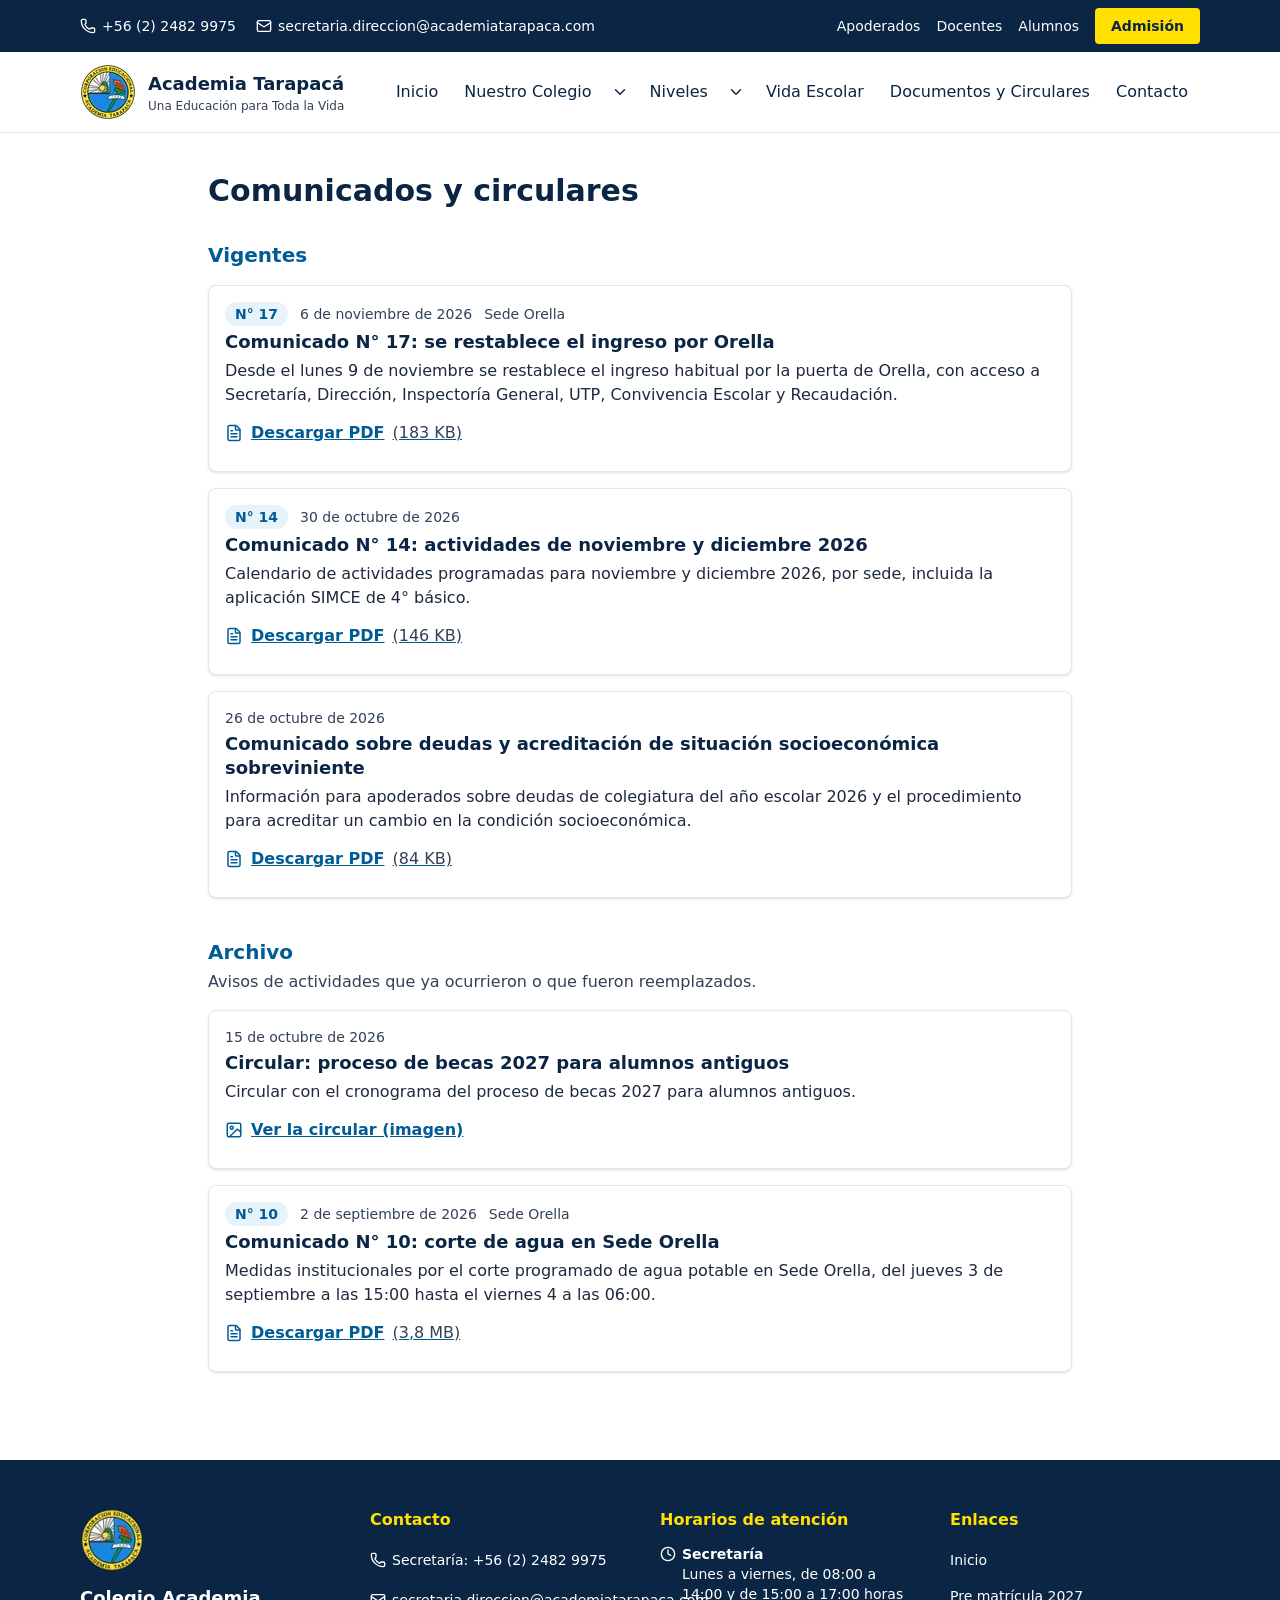
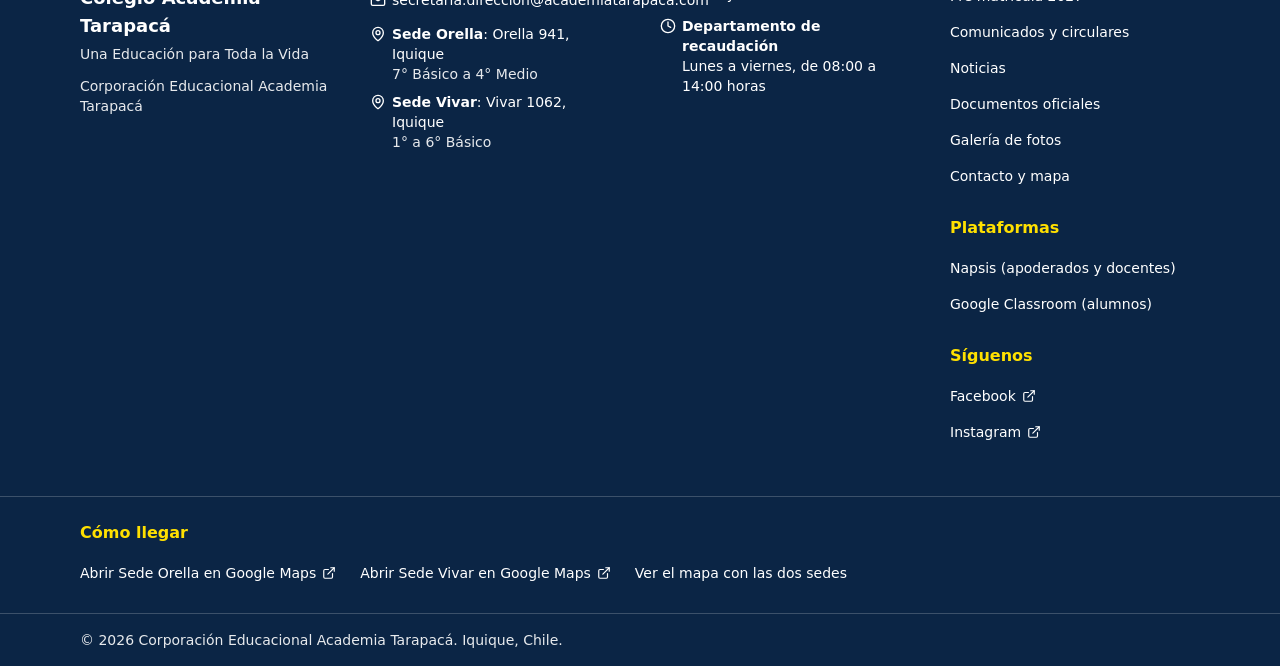
<file: comunicados/index.html>
<!DOCTYPE html><html lang="es-CL"><head><meta charset="utf-8"><meta name="viewport" content="width=device-width, initial-scale=1"><title>Comunicados y circulares | Colegio Academia Tarapacá</title><meta name="description" content="Comunicados y circulares oficiales del Colegio Academia Tarapacá, de ambas sedes."><link rel="canonical" href="https://rgodoyossandon.github.io/comunicados/"><meta name="robots" content="noindex, nofollow"><meta name="theme-color" content="#0b2545"><link rel="icon" href="/favicon.ico" sizes="32x32"><link rel="icon" type="image/png" href="/favicon-192.png" sizes="192x192"><link rel="apple-touch-icon" href="/apple-touch-icon.png"><link rel="manifest" href="/site.webmanifest"><meta property="og:type" content="website"><meta property="og:site_name" content="Colegio Academia Tarapacá"><meta property="og:locale" content="es_CL"><meta property="og:title" content="Comunicados y circulares | Colegio Academia Tarapacá"><meta property="og:description" content="Comunicados y circulares oficiales del Colegio Academia Tarapacá, de ambas sedes."><meta property="og:url" content="https://rgodoyossandon.github.io/comunicados/"><meta property="og:image" content="https://rgodoyossandon.github.io/og-default.png"><meta property="og:image:width" content="1200"><meta property="og:image:height" content="630"><meta name="twitter:card" content="summary_large_image"><meta name="twitter:title" content="Comunicados y circulares | Colegio Academia Tarapacá"><meta name="twitter:description" content="Comunicados y circulares oficiales del Colegio Academia Tarapacá, de ambas sedes."><meta name="twitter:image" content="https://rgodoyossandon.github.io/og-default.png"><script type="application/ld+json">[{"@context":"https://schema.org","@type":"EducationalOrganization","@id":"https://rgodoyossandon.github.io/#organization","name":"Colegio Academia Tarapacá","legalName":"Corporación Educacional Academia Tarapacá","slogan":"Una Educación para Toda la Vida","url":"https://rgodoyossandon.github.io/","logo":"https://rgodoyossandon.github.io/favicon-512.png","image":"https://rgodoyossandon.github.io/og-default.png","telephone":"+56224829975","email":"secretaria.direccion@academiatarapaca.com","address":{"@type":"PostalAddress","streetAddress":"Orella 941","addressLocality":"Iquique","addressRegion":"Tarapacá","addressCountry":"CL"},"location":[{"@type":"Place","name":"Sede Orella","address":{"@type":"PostalAddress","streetAddress":"Orella 941","addressLocality":"Iquique","addressRegion":"Tarapacá","addressCountry":"CL"}},{"@type":"Place","name":"Sede Vivar","address":{"@type":"PostalAddress","streetAddress":"Vivar 1062","addressLocality":"Iquique","addressRegion":"Tarapacá","addressCountry":"CL"}}],"sameAs":["https://www.facebook.com/academiatarapaca","https://www.instagram.com/corp_academia_tarapaca/"]},{"@context":"https://schema.org","@type":"WebSite","@id":"https://rgodoyossandon.github.io/#website","url":"https://rgodoyossandon.github.io/","name":"Colegio Academia Tarapacá","inLanguage":"es-CL","publisher":{"@id":"https://rgodoyossandon.github.io/#organization"}},{"@context":"https://schema.org","@type":"BreadcrumbList","itemListElement":[{"@type":"ListItem","position":1,"name":"Inicio","item":"https://rgodoyossandon.github.io/"},{"@type":"ListItem","position":2,"name":"Comunicados","item":"https://rgodoyossandon.github.io/comunicados/"}]}]</script><meta http-equiv="content-security-policy" content="default-src 'self';img-src 'self' data: https://tile.openstreetmap.org;connect-src 'self';object-src 'none';base-uri 'self';form-action 'self'; script-src 'self' 'sha256-jXyWfdtmZTlC3MHitqFy9F6ZRyChXSMuRAN1tiQ5k94=' 'sha256-47DEQpj8HBSa+/TImW+5JCeuQeRkm5NMpJWZG3hSuFU=' 'sha256-TIeUoq8YjG+1eU3TQxnLSulaW6KFweMvcnfLgmMCs9I=' 'sha256-rILyMVqTNj9nHzawLft8p09/U6kZcMr0BP+RVJBtgcQ=' 'sha256-xIb/Pa7FUshAu4ihwjchYcQpyCI8eS8kt40GpOAYCz8=' 'sha256-1BvDVWLr3QCC20uHhUDi27eDFVJpk1uMQJGIWKUks2I=' 'sha256-kmZE/W8I1iuTnl1b3yqzv9/DQZenPngd3NjSKMQl7y0=' 'sha256-Y8t0ntteBwH+PqGKUyjWW3CAk+BNJKSoQc0xZ68FjhM=' 'sha256-0O7iB6zr9x0r6X6eWYITC9V5q+yWCGAoFvcysBGbY9Q='; style-src 'self' ;"><link rel="stylesheet" href="/_astro/BaseLayout.C5HijSdY.css"></head><body class="min-h-screen"><a href="#contenido" class="sr-only rounded bg-navy-900 px-4 py-2 font-semibold text-white focus:not-sr-only focus:absolute focus:left-2 focus:top-2 focus:z-50">Saltar al contenido</a><header><div class="on-dark bg-navy-900 text-sm text-white"><div class="mx-auto flex max-w-6xl flex-wrap items-center justify-between gap-x-6 gap-y-2 px-4 py-2"><ul class="flex flex-wrap items-center gap-x-5 gap-y-1"><li><a href="tel:+56224829975" class="inline-flex min-h-8 items-center gap-1.5 hover:underline"><svg xmlns="http://www.w3.org/2000/svg" width="16" height="16" viewBox="0 0 24 24" fill="none" stroke="currentColor" stroke-width="2" stroke-linecap="round" stroke-linejoin="round" class="lucide lucide-phone" aria-hidden="true"><path d="M13.832 16.568a1 1 0 0 0 1.213-.303l.355-.465A2 2 0 0 1 17 15h3a2 2 0 0 1 2 2v3a2 2 0 0 1-2 2A18 18 0 0 1 2 4a2 2 0 0 1 2-2h3a2 2 0 0 1 2 2v3a2 2 0 0 1-.8 1.6l-.468.351a1 1 0 0 0-.292 1.233 14 14 0 0 0 6.392 6.384"></path></svg><span>+56 (2) 2482 9975</span></a></li><li><a href="mailto:secretaria.direccion@academiatarapaca.com" class="inline-flex min-h-8 min-w-8 items-center justify-center gap-1.5 hover:underline md:min-w-0 md:justify-start" aria-label="Correo: secretaria.direccion@academiatarapaca.com"><svg xmlns="http://www.w3.org/2000/svg" width="16" height="16" viewBox="0 0 24 24" fill="none" stroke="currentColor" stroke-width="2" stroke-linecap="round" stroke-linejoin="round" class="lucide lucide-mail" aria-hidden="true"><path d="m22 7-8.991 5.727a2 2 0 0 1-2.009 0L2 7"></path><rect x="2" y="4" width="20" height="16" rx="2"></rect></svg><span class="hidden md:inline">secretaria.direccion@academiatarapaca.com</span></a></li></ul><nav aria-label="Accesos a plataformas" class="flex flex-wrap items-center gap-x-4 gap-y-2"><ul class="flex flex-wrap items-center gap-x-4 gap-y-1"><li><a href="https://login.napsis.com/" target="_blank" rel="noopener noreferrer" class="inline-flex min-h-8 items-center hover:underline" data-track="platform_access" data-track-platform="napsis" data-track-audience="apoderado">Apoderados<span class="sr-only"> (se abre en una pestaña nueva)</span></a></li><li><a href="https://login.napsis.com/" target="_blank" rel="noopener noreferrer" class="inline-flex min-h-8 items-center hover:underline" data-track="platform_access" data-track-platform="napsis" data-track-audience="docente">Docentes<span class="sr-only"> (se abre en una pestaña nueva)</span></a></li><li><a href="https://classroom.google.com/" target="_blank" rel="noopener noreferrer" class="inline-flex min-h-8 items-center hover:underline" data-track="platform_access" data-track-platform="classroom" data-track-audience="alumno">Alumnos<span class="sr-only"> (se abre en una pestaña nueva)</span></a></li></ul><a href="/#admision" class="inline-flex min-h-9 items-center rounded bg-sol-400 px-4 font-semibold text-navy-900 hover:bg-sol-300" data-track="cta_click" data-track-cta-id="topbar-admision" data-track-location="topbar">Admisión</a></nav></div></div><div class="border-b border-slate-200 bg-white"><div class="mx-auto flex max-w-6xl flex-wrap items-center justify-between gap-x-4 gap-y-2 px-4 py-3"><a href="/" class="flex items-center gap-3"><img src="/_astro/logo-escudo.wjzynVmR_2cuWsb.webp" alt loading="eager" decoding="async" width="56" height="56" class="h-12 w-12 md:h-14 md:w-14"><span class="leading-tight"><span class="block text-lg font-bold text-navy-900">Academia Tarapacá</span><span class="block text-xs text-slate-700">Una Educación para Toda la Vida</span><span class="sr-only"> (ir al inicio)</span></span></a><button type="button" id="menu-toggle" class="group inline-flex min-h-11 min-w-11 items-center justify-center rounded border-2 border-azul-700 text-azul-700 md:hidden" aria-expanded="false" aria-controls="site-nav" aria-label="Abrir menú"><svg xmlns="http://www.w3.org/2000/svg" width="24" height="24" viewBox="0 0 24 24" fill="none" stroke="currentColor" stroke-width="2" stroke-linecap="round" stroke-linejoin="round" class="lucide lucide-menu group-aria-expanded:hidden" aria-hidden="true"><path d="M4 5h16"></path><path d="M4 12h16"></path><path d="M4 19h16"></path></svg><svg xmlns="http://www.w3.org/2000/svg" width="24" height="24" viewBox="0 0 24 24" fill="none" stroke="currentColor" stroke-width="2" stroke-linecap="round" stroke-linejoin="round" class="lucide lucide-x hidden group-aria-expanded:block" aria-hidden="true"><path d="M18 6 6 18"></path><path d="m6 6 12 12"></path></svg></button><nav id="site-nav" aria-label="Principal" class="hidden w-full md:block md:w-auto"><ul class="flex flex-col gap-1 py-2 md:flex-row md:items-center md:gap-0.5 md:py-0"><li class="group relative"><a href="/" class="inline-flex min-h-11 items-center rounded px-3 py-2 font-medium text-navy-900 hover:bg-azul-50 hover:text-azul-700">Inicio</a></li><li class="group relative" data-dropdown><div class="flex items-center"><a href="/nuestro-colegio/" class="inline-flex min-h-11 items-center rounded px-3 py-2 font-medium text-navy-900 hover:bg-azul-50 hover:text-azul-700">Nuestro Colegio</a><button type="button" class="hidden min-h-11 min-w-8 items-center justify-center rounded text-navy-900 hover:bg-azul-50 md:inline-flex" aria-expanded="false" aria-label="Mostrar opciones de Nuestro Colegio" data-dropdown-toggle><svg xmlns="http://www.w3.org/2000/svg" width="18" height="18" viewBox="0 0 24 24" fill="none" stroke="currentColor" stroke-width="2" stroke-linecap="round" stroke-linejoin="round" class="lucide lucide-chevron-down" aria-hidden="true"><path d="m6 9 6 6 6-6"></path></svg></button></div><ul class="mb-1 ml-4 border-l-2 border-sol-400 pl-2 md:absolute md:left-0 md:top-full md:z-40 md:mb-0 md:ml-0 md:hidden md:min-w-56 md:rounded md:border md:border-l-slate-200 md:bg-white md:p-1 md:shadow-lg md:group-data-[open=true]:block"><li><a href="/nuestro-colegio/historia/" class="inline-flex min-h-11 items-center rounded px-3 py-2 font-medium text-navy-900 hover:bg-azul-50 hover:text-azul-700 w-full">Historia</a></li><li><a href="/nuestro-colegio/mision/" class="inline-flex min-h-11 items-center rounded px-3 py-2 font-medium text-navy-900 hover:bg-azul-50 hover:text-azul-700 w-full">Misión</a></li><li><a href="/nuestro-colegio/vision/" class="inline-flex min-h-11 items-center rounded px-3 py-2 font-medium text-navy-900 hover:bg-azul-50 hover:text-azul-700 w-full">Visión</a></li><li><a href="/nuestro-colegio/proyecto-educativo/" class="inline-flex min-h-11 items-center rounded px-3 py-2 font-medium text-navy-900 hover:bg-azul-50 hover:text-azul-700 w-full">Proyecto Educativo (PEI)</a></li><li><a href="/nuestro-colegio/equipo/" class="inline-flex min-h-11 items-center rounded px-3 py-2 font-medium text-navy-900 hover:bg-azul-50 hover:text-azul-700 w-full">Equipo</a></li></ul></li><li class="group relative" data-dropdown><div class="flex items-center"><a href="/#niveles" class="inline-flex min-h-11 items-center rounded px-3 py-2 font-medium text-navy-900 hover:bg-azul-50 hover:text-azul-700">Niveles</a><button type="button" class="hidden min-h-11 min-w-8 items-center justify-center rounded text-navy-900 hover:bg-azul-50 md:inline-flex" aria-expanded="false" aria-label="Mostrar opciones de Niveles" data-dropdown-toggle><svg xmlns="http://www.w3.org/2000/svg" width="18" height="18" viewBox="0 0 24 24" fill="none" stroke="currentColor" stroke-width="2" stroke-linecap="round" stroke-linejoin="round" class="lucide lucide-chevron-down" aria-hidden="true"><path d="m6 9 6 6 6-6"></path></svg></button></div><ul class="mb-1 ml-4 border-l-2 border-sol-400 pl-2 md:absolute md:left-0 md:top-full md:z-40 md:mb-0 md:ml-0 md:hidden md:min-w-56 md:rounded md:border md:border-l-slate-200 md:bg-white md:p-1 md:shadow-lg md:group-data-[open=true]:block"><li><a href="/#basica" class="inline-flex min-h-11 items-center rounded px-3 py-2 font-medium text-navy-900 hover:bg-azul-50 hover:text-azul-700 w-full">Básica</a></li><li><a href="/#media" class="inline-flex min-h-11 items-center rounded px-3 py-2 font-medium text-navy-900 hover:bg-azul-50 hover:text-azul-700 w-full">Media</a></li></ul></li><li class="group relative"><a href="/noticias/" class="inline-flex min-h-11 items-center rounded px-3 py-2 font-medium text-navy-900 hover:bg-azul-50 hover:text-azul-700">Vida Escolar</a></li><li class="group relative"><a href="/documentos/" class="inline-flex min-h-11 items-center rounded px-3 py-2 font-medium text-navy-900 hover:bg-azul-50 hover:text-azul-700">Documentos y Circulares</a></li><li class="group relative"><a href="/contacto/" class="inline-flex min-h-11 items-center rounded px-3 py-2 font-medium text-navy-900 hover:bg-azul-50 hover:text-azul-700">Contacto</a></li></ul></nav><noscript><style>
        #site-nav {
          display: block;
        }
      </style></noscript></div></div><script type="module">var e=document.getElementById(`menu-toggle`),t=document.getElementById(`site-nav`),n=Array.from(document.querySelectorAll(`[data-dropdown]`));function r(n){e&&t&&(e.setAttribute(`aria-expanded`,String(n)),e.setAttribute(`aria-label`,n?`Cerrar menú`:`Abrir menú`),t.classList.toggle(`hidden`,!n))}function i(e,t){e.dataset.open=String(t),e.querySelector(`[data-dropdown-toggle]`)?.setAttribute(`aria-expanded`,String(t))}function a(e){for(let t of n)t!==e&&i(t,!1)}e?.addEventListener(`click`,()=>r(e.getAttribute(`aria-expanded`)!==`true`));for(let e of n)e.querySelector(`[data-dropdown-toggle]`)?.addEventListener(`click`,()=>{let t=e.dataset.open!==`true`;a(e),i(e,t)});document.addEventListener(`click`,e=>{let t=e.target;n.some(e=>e.contains(t))||a()}),document.addEventListener(`keydown`,t=>{if(t.key!==`Escape`)return;let a=n.find(e=>e.dataset.open===`true`);a?(i(a,!1),a.querySelector(`[data-dropdown-toggle]`)?.focus()):e?.getAttribute(`aria-expanded`)===`true`&&(r(!1),e.focus())});for(let e of n)e.addEventListener(`focusout`,t=>{e.contains(t.relatedTarget)||i(e,!1)});window.matchMedia(`(min-width: 768px)`).addEventListener(`change`,e=>{e.matches&&r(!1)});</script></header><main id="contenido" tabindex="-1"><div class="mx-auto max-w-4xl px-4 py-10"><h1 class="text-3xl font-bold text-navy-900">Comunicados y circulares</h1><section aria-labelledby="vigentes" class="mt-8"><h2 id="vigentes" class="text-xl font-semibold text-azul-700">Vigentes</h2><ul class="mt-4 space-y-4"><li class="rounded-lg border border-slate-200 bg-white p-4 shadow-sm"><p class="flex flex-wrap items-center gap-x-3 gap-y-1 text-sm text-slate-700"><span class="rounded-full bg-azul-50 px-2.5 py-0.5 font-semibold text-azul-700">N° 17</span><time datetime="2026-11-06">6 de noviembre de 2026</time><span>Sede Orella</span></p><h3 class="mt-1 text-lg font-semibold leading-snug text-navy-900">Comunicado N° 17: se restablece el ingreso por Orella</h3><p class="mt-1 text-slate-800">Desde el lunes 9 de noviembre se restablece el ingreso habitual por la puerta de Orella, con acceso a Secretaría, Dirección, Inspectoría General, UTP, Convivencia Escolar y Recaudación.</p><p class="mt-1"><a href="/docs/comunicados/comunicado-17-2026-11-06.pdf" class="inline-flex min-h-11 items-center gap-2 font-semibold text-azul-700 underline hover:text-navy-900"><svg xmlns="http://www.w3.org/2000/svg" width="18" height="18" viewBox="0 0 24 24" fill="none" stroke="currentColor" stroke-width="2" stroke-linecap="round" stroke-linejoin="round" class="lucide lucide-file-text" aria-hidden="true"><path d="M6 22a2 2 0 0 1-2-2V4a2 2 0 0 1 2-2h8a2.4 2.4 0 0 1 1.704.706l3.588 3.588A2.4 2.4 0 0 1 20 8v12a2 2 0 0 1-2 2z"></path><path d="M14 2v5a1 1 0 0 0 1 1h5"></path><path d="M10 9H8"></path><path d="M16 13H8"></path><path d="M16 17H8"></path></svg>Descargar PDF <span class="font-normal text-slate-700">(183 KB)</span></a></p></li><li class="rounded-lg border border-slate-200 bg-white p-4 shadow-sm"><p class="flex flex-wrap items-center gap-x-3 gap-y-1 text-sm text-slate-700"><span class="rounded-full bg-azul-50 px-2.5 py-0.5 font-semibold text-azul-700">N° 14</span><time datetime="2026-10-30">30 de octubre de 2026</time></p><h3 class="mt-1 text-lg font-semibold leading-snug text-navy-900">Comunicado N° 14: actividades de noviembre y diciembre 2026</h3><p class="mt-1 text-slate-800">Calendario de actividades programadas para noviembre y diciembre 2026, por sede, incluida la aplicación SIMCE de 4° básico.</p><p class="mt-1"><a href="/docs/comunicados/comunicado-14-2026-10-30.pdf" class="inline-flex min-h-11 items-center gap-2 font-semibold text-azul-700 underline hover:text-navy-900"><svg xmlns="http://www.w3.org/2000/svg" width="18" height="18" viewBox="0 0 24 24" fill="none" stroke="currentColor" stroke-width="2" stroke-linecap="round" stroke-linejoin="round" class="lucide lucide-file-text" aria-hidden="true"><path d="M6 22a2 2 0 0 1-2-2V4a2 2 0 0 1 2-2h8a2.4 2.4 0 0 1 1.704.706l3.588 3.588A2.4 2.4 0 0 1 20 8v12a2 2 0 0 1-2 2z"></path><path d="M14 2v5a1 1 0 0 0 1 1h5"></path><path d="M10 9H8"></path><path d="M16 13H8"></path><path d="M16 17H8"></path></svg>Descargar PDF <span class="font-normal text-slate-700">(146 KB)</span></a></p></li><li class="rounded-lg border border-slate-200 bg-white p-4 shadow-sm"><p class="flex flex-wrap items-center gap-x-3 gap-y-1 text-sm text-slate-700"><time datetime="2026-10-26">26 de octubre de 2026</time></p><h3 class="mt-1 text-lg font-semibold leading-snug text-navy-900">Comunicado sobre deudas y acreditación de situación socioeconómica sobreviniente</h3><p class="mt-1 text-slate-800">Información para apoderados sobre deudas de colegiatura del año escolar 2026 y el procedimiento para acreditar un cambio en la condición socioeconómica.</p><p class="mt-1"><a href="/docs/comunicados/comunicado-deuda-2026-10-26.pdf" class="inline-flex min-h-11 items-center gap-2 font-semibold text-azul-700 underline hover:text-navy-900"><svg xmlns="http://www.w3.org/2000/svg" width="18" height="18" viewBox="0 0 24 24" fill="none" stroke="currentColor" stroke-width="2" stroke-linecap="round" stroke-linejoin="round" class="lucide lucide-file-text" aria-hidden="true"><path d="M6 22a2 2 0 0 1-2-2V4a2 2 0 0 1 2-2h8a2.4 2.4 0 0 1 1.704.706l3.588 3.588A2.4 2.4 0 0 1 20 8v12a2 2 0 0 1-2 2z"></path><path d="M14 2v5a1 1 0 0 0 1 1h5"></path><path d="M10 9H8"></path><path d="M16 13H8"></path><path d="M16 17H8"></path></svg>Descargar PDF <span class="font-normal text-slate-700">(84 KB)</span></a></p></li></ul></section><section aria-labelledby="archivo" class="mt-10"><h2 id="archivo" class="text-xl font-semibold text-azul-700">Archivo</h2><p class="mt-1 text-slate-700">Avisos de actividades que ya ocurrieron o que fueron reemplazados.</p><ul class="mt-4 space-y-4"><li class="rounded-lg border border-slate-200 bg-white p-4 shadow-sm"><p class="flex flex-wrap items-center gap-x-3 gap-y-1 text-sm text-slate-700"><time datetime="2026-10-15">15 de octubre de 2026</time></p><h3 class="mt-1 text-lg font-semibold leading-snug text-navy-900">Circular: proceso de becas 2027 para alumnos antiguos</h3><p class="mt-1 text-slate-800">Circular con el cronograma del proceso de becas 2027 para alumnos antiguos.</p><p class="mt-1"><a href="/_astro/circular-proceso-becas-2027-alumnos-antiguos.BtmWE7NR.avif" class="inline-flex min-h-11 items-center gap-2 font-semibold text-azul-700 underline hover:text-navy-900"><svg xmlns="http://www.w3.org/2000/svg" width="18" height="18" viewBox="0 0 24 24" fill="none" stroke="currentColor" stroke-width="2" stroke-linecap="round" stroke-linejoin="round" class="lucide lucide-image" aria-hidden="true"><rect width="18" height="18" x="3" y="3" rx="2" ry="2"></rect><circle cx="9" cy="9" r="2"></circle><path d="m21 15-3.086-3.086a2 2 0 0 0-2.828 0L6 21"></path></svg>Ver la circular (imagen)</a></p></li><li class="rounded-lg border border-slate-200 bg-white p-4 shadow-sm"><p class="flex flex-wrap items-center gap-x-3 gap-y-1 text-sm text-slate-700"><span class="rounded-full bg-azul-50 px-2.5 py-0.5 font-semibold text-azul-700">N° 10</span><time datetime="2026-09-02">2 de septiembre de 2026</time><span>Sede Orella</span></p><h3 class="mt-1 text-lg font-semibold leading-snug text-navy-900">Comunicado N° 10: corte de agua en Sede Orella</h3><p class="mt-1 text-slate-800">Medidas institucionales por el corte programado de agua potable en Sede Orella, del jueves 3 de septiembre a las 15:00 hasta el viernes 4 a las 06:00.</p><p class="mt-1"><a href="/docs/comunicados/comunicado-10-2026-09-02.pdf" class="inline-flex min-h-11 items-center gap-2 font-semibold text-azul-700 underline hover:text-navy-900"><svg xmlns="http://www.w3.org/2000/svg" width="18" height="18" viewBox="0 0 24 24" fill="none" stroke="currentColor" stroke-width="2" stroke-linecap="round" stroke-linejoin="round" class="lucide lucide-file-text" aria-hidden="true"><path d="M6 22a2 2 0 0 1-2-2V4a2 2 0 0 1 2-2h8a2.4 2.4 0 0 1 1.704.706l3.588 3.588A2.4 2.4 0 0 1 20 8v12a2 2 0 0 1-2 2z"></path><path d="M14 2v5a1 1 0 0 0 1 1h5"></path><path d="M10 9H8"></path><path d="M16 13H8"></path><path d="M16 17H8"></path></svg>Descargar PDF <span class="font-normal text-slate-700">(3,8 MB)</span></a></p></li></ul></section></div></main><footer class="on-dark mt-12 bg-navy-900 text-white"><div class="mx-auto grid max-w-6xl gap-10 px-4 py-12 sm:grid-cols-2 lg:grid-cols-4"><section aria-labelledby="pie-colegio"><h2 id="pie-colegio" class="sr-only">El colegio</h2><img src="/_astro/logo-escudo.wjzynVmR_Z1zXqo6.webp" alt loading="lazy" decoding="async" width="72" height="72" class="h-16 w-16"><p class="mt-3 text-lg font-bold">Colegio Academia Tarapacá</p><p class="mt-1 text-sm text-white/90">Una Educación para Toda la Vida</p><p class="mt-3 text-sm text-white/90">Corporación Educacional Academia Tarapacá</p></section><section id="contacto" class="scroll-mt-4" aria-labelledby="pie-contacto"><h2 id="pie-contacto" class="text-base font-semibold text-sol-400">Contacto</h2><ul class="mt-3 space-y-2 text-sm"><li><a href="tel:+56224829975" class="inline-flex min-h-8 items-center gap-1.5 hover:underline"><svg xmlns="http://www.w3.org/2000/svg" width="16" height="16" viewBox="0 0 24 24" fill="none" stroke="currentColor" stroke-width="2" stroke-linecap="round" stroke-linejoin="round" class="lucide lucide-phone" aria-hidden="true"><path d="M13.832 16.568a1 1 0 0 0 1.213-.303l.355-.465A2 2 0 0 1 17 15h3a2 2 0 0 1 2 2v3a2 2 0 0 1-2 2A18 18 0 0 1 2 4a2 2 0 0 1 2-2h3a2 2 0 0 1 2 2v3a2 2 0 0 1-.8 1.6l-.468.351a1 1 0 0 0-.292 1.233 14 14 0 0 0 6.392 6.384"></path></svg>Secretaría: +56 (2) 2482 9975</a></li><li><a href="mailto:secretaria.direccion@academiatarapaca.com" class="inline-flex min-h-8 items-center gap-1.5 hover:underline"><svg xmlns="http://www.w3.org/2000/svg" width="16" height="16" viewBox="0 0 24 24" fill="none" stroke="currentColor" stroke-width="2" stroke-linecap="round" stroke-linejoin="round" class="lucide lucide-mail" aria-hidden="true"><path d="m22 7-8.991 5.727a2 2 0 0 1-2.009 0L2 7"></path><rect x="2" y="4" width="20" height="16" rx="2"></rect></svg>secretaria.direccion@academiatarapaca.com</a></li><li class="flex items-start gap-1.5"><svg xmlns="http://www.w3.org/2000/svg" width="16" height="16" viewBox="0 0 24 24" fill="none" stroke="currentColor" stroke-width="2" stroke-linecap="round" stroke-linejoin="round" class="lucide lucide-map-pin mt-0.5 shrink-0" aria-hidden="true"><path d="M20 10c0 4.993-5.539 10.193-7.399 11.799a1 1 0 0 1-1.202 0C9.539 20.193 4 14.993 4 10a8 8 0 0 1 16 0"></path><circle cx="12" cy="10" r="3"></circle></svg><span><strong>Sede Orella</strong>: Orella 941, Iquique<br><span class="text-white/90">7° Básico a 4° Medio</span></span></li><li class="flex items-start gap-1.5"><svg xmlns="http://www.w3.org/2000/svg" width="16" height="16" viewBox="0 0 24 24" fill="none" stroke="currentColor" stroke-width="2" stroke-linecap="round" stroke-linejoin="round" class="lucide lucide-map-pin mt-0.5 shrink-0" aria-hidden="true"><path d="M20 10c0 4.993-5.539 10.193-7.399 11.799a1 1 0 0 1-1.202 0C9.539 20.193 4 14.993 4 10a8 8 0 0 1 16 0"></path><circle cx="12" cy="10" r="3"></circle></svg><span><strong>Sede Vivar</strong>: Vivar 1062, Iquique<br><span class="text-white/90">1° a 6° Básico</span></span></li></ul></section><section aria-labelledby="pie-atencion"><h2 id="pie-atencion" class="text-base font-semibold text-sol-400">Horarios de atención</h2><ul class="mt-3 space-y-3 text-sm"><li class="flex items-start gap-1.5"><svg xmlns="http://www.w3.org/2000/svg" width="16" height="16" viewBox="0 0 24 24" fill="none" stroke="currentColor" stroke-width="2" stroke-linecap="round" stroke-linejoin="round" class="lucide lucide-clock mt-0.5 shrink-0" aria-hidden="true"><circle cx="12" cy="12" r="10"></circle><path d="M12 6v6l4 2"></path></svg><span><strong>Secretaría</strong><br>Lunes a viernes, de 08:00 a 14:00 y de 15:00 a 17:00 horas</span></li><li class="flex items-start gap-1.5"><svg xmlns="http://www.w3.org/2000/svg" width="16" height="16" viewBox="0 0 24 24" fill="none" stroke="currentColor" stroke-width="2" stroke-linecap="round" stroke-linejoin="round" class="lucide lucide-clock mt-0.5 shrink-0" aria-hidden="true"><circle cx="12" cy="12" r="10"></circle><path d="M12 6v6l4 2"></path></svg><span><strong>Departamento de recaudación</strong><br>Lunes a viernes, de 08:00 a 14:00 horas</span></li></ul></section><nav aria-label="Enlaces del pie de página"><h2 class="text-base font-semibold text-sol-400">Enlaces</h2><ul class="mt-3 space-y-1 text-sm"><li><a href="/" class="inline-flex min-h-8 items-center gap-1.5 hover:underline">Inicio</a></li><li><a href="https://prematricula-academia.web.app/" class="inline-flex min-h-8 items-center gap-1.5 hover:underline" target="_blank" rel="noopener noreferrer">Pre matrícula 2027<span class="sr-only"> (se abre en una pestaña nueva)</span></a></li><li><a href="/comunicados/" class="inline-flex min-h-8 items-center gap-1.5 hover:underline">Comunicados y circulares</a></li><li><a href="/noticias/" class="inline-flex min-h-8 items-center gap-1.5 hover:underline">Noticias</a></li><li><a href="/documentos/" class="inline-flex min-h-8 items-center gap-1.5 hover:underline">Documentos oficiales</a></li><li><a href="/galeria/" class="inline-flex min-h-8 items-center gap-1.5 hover:underline">Galería de fotos</a></li><li><a href="/contacto/" class="inline-flex min-h-8 items-center gap-1.5 hover:underline">Contacto y mapa</a></li></ul><h2 class="text-base font-semibold text-sol-400 mt-6">Plataformas</h2><ul class="mt-3 space-y-1 text-sm"><li><a href="https://login.napsis.com/" class="inline-flex min-h-8 items-center gap-1.5 hover:underline" target="_blank" rel="noopener noreferrer" data-track="platform_access" data-track-platform="napsis" data-track-audience="apoderado">Napsis (apoderados y docentes)<span class="sr-only"> (se abre en una pestaña nueva)</span></a></li><li><a href="https://classroom.google.com/" class="inline-flex min-h-8 items-center gap-1.5 hover:underline" target="_blank" rel="noopener noreferrer" data-track="platform_access" data-track-platform="classroom" data-track-audience="alumno">Google Classroom (alumnos)<span class="sr-only"> (se abre en una pestaña nueva)</span></a></li></ul><h2 class="text-base font-semibold text-sol-400 mt-6">Síguenos</h2><ul class="mt-3 space-y-1 text-sm"><li><a href="https://www.facebook.com/academiatarapaca" class="inline-flex min-h-8 items-center gap-1.5 hover:underline" target="_blank" rel="noopener noreferrer">Facebook<svg xmlns="http://www.w3.org/2000/svg" width="14" height="14" viewBox="0 0 24 24" fill="none" stroke="currentColor" stroke-width="2" stroke-linecap="round" stroke-linejoin="round" class="lucide lucide-external-link" aria-hidden="true"><path d="M15 3h6v6"></path><path d="M10 14 21 3"></path><path d="M18 13v6a2 2 0 0 1-2 2H5a2 2 0 0 1-2-2V8a2 2 0 0 1 2-2h6"></path></svg><span class="sr-only"> del colegio (se abre en una pestaña nueva)</span></a></li><li><a href="https://www.instagram.com/corp_academia_tarapaca/" class="inline-flex min-h-8 items-center gap-1.5 hover:underline" target="_blank" rel="noopener noreferrer">Instagram<svg xmlns="http://www.w3.org/2000/svg" width="14" height="14" viewBox="0 0 24 24" fill="none" stroke="currentColor" stroke-width="2" stroke-linecap="round" stroke-linejoin="round" class="lucide lucide-external-link" aria-hidden="true"><path d="M15 3h6v6"></path><path d="M10 14 21 3"></path><path d="M18 13v6a2 2 0 0 1-2 2H5a2 2 0 0 1-2-2V8a2 2 0 0 1 2-2h6"></path></svg><span class="sr-only"> del colegio (se abre en una pestaña nueva)</span></a></li></ul></nav></div><div class="border-t border-white/20"><div class="mx-auto max-w-6xl px-4 py-6"><h2 class="text-base font-semibold text-sol-400">Cómo llegar</h2><ul class="mt-3 flex flex-wrap gap-x-6 gap-y-1 text-sm"><li><a href="https://www.google.com/maps/search/?api=1&amp;query=Orella%20941%2C%20Iquique%2C%20Chile" class="inline-flex min-h-8 items-center gap-1.5 hover:underline" target="_blank" rel="noopener noreferrer">Abrir Sede Orella en Google Maps<svg xmlns="http://www.w3.org/2000/svg" width="14" height="14" viewBox="0 0 24 24" fill="none" stroke="currentColor" stroke-width="2" stroke-linecap="round" stroke-linejoin="round" class="lucide lucide-external-link" aria-hidden="true"><path d="M15 3h6v6"></path><path d="M10 14 21 3"></path><path d="M18 13v6a2 2 0 0 1-2 2H5a2 2 0 0 1-2-2V8a2 2 0 0 1 2-2h6"></path></svg><span class="sr-only"> (se abre en una pestaña nueva)</span></a></li><li><a href="https://www.google.com/maps/search/?api=1&amp;query=Vivar%201062%2C%20Iquique%2C%20Chile" class="inline-flex min-h-8 items-center gap-1.5 hover:underline" target="_blank" rel="noopener noreferrer">Abrir Sede Vivar en Google Maps<svg xmlns="http://www.w3.org/2000/svg" width="14" height="14" viewBox="0 0 24 24" fill="none" stroke="currentColor" stroke-width="2" stroke-linecap="round" stroke-linejoin="round" class="lucide lucide-external-link" aria-hidden="true"><path d="M15 3h6v6"></path><path d="M10 14 21 3"></path><path d="M18 13v6a2 2 0 0 1-2 2H5a2 2 0 0 1-2-2V8a2 2 0 0 1 2-2h6"></path></svg><span class="sr-only"> (se abre en una pestaña nueva)</span></a></li><li><a href="/contacto/" class="inline-flex min-h-8 items-center gap-1.5 hover:underline">Ver el mapa con las dos sedes</a></li></ul></div></div><div class="border-t border-white/20"><div class="mx-auto flex max-w-6xl flex-wrap items-center justify-between gap-2 px-4 py-4 text-sm text-white/90"><p>© 2026 Corporación Educacional Academia Tarapacá. Iquique, Chile.</p></div></div></footer></body></html>
</file>
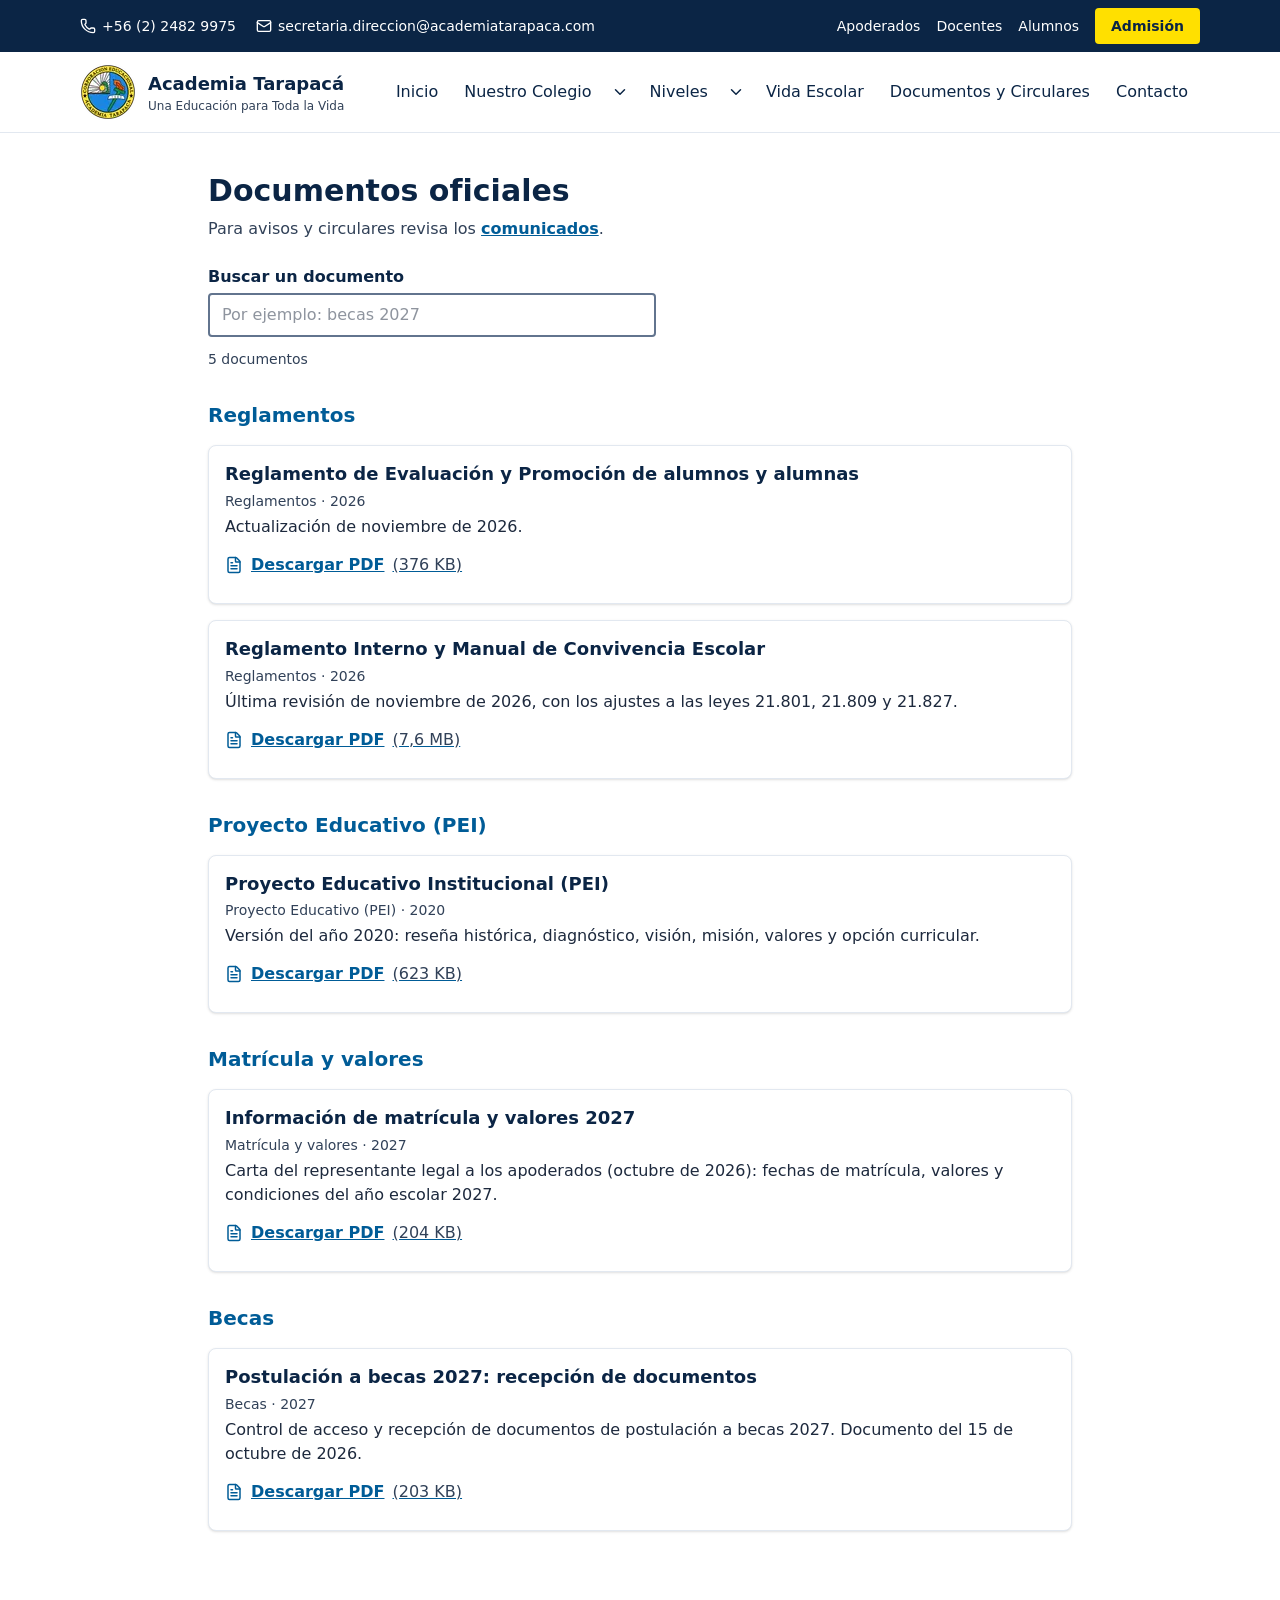
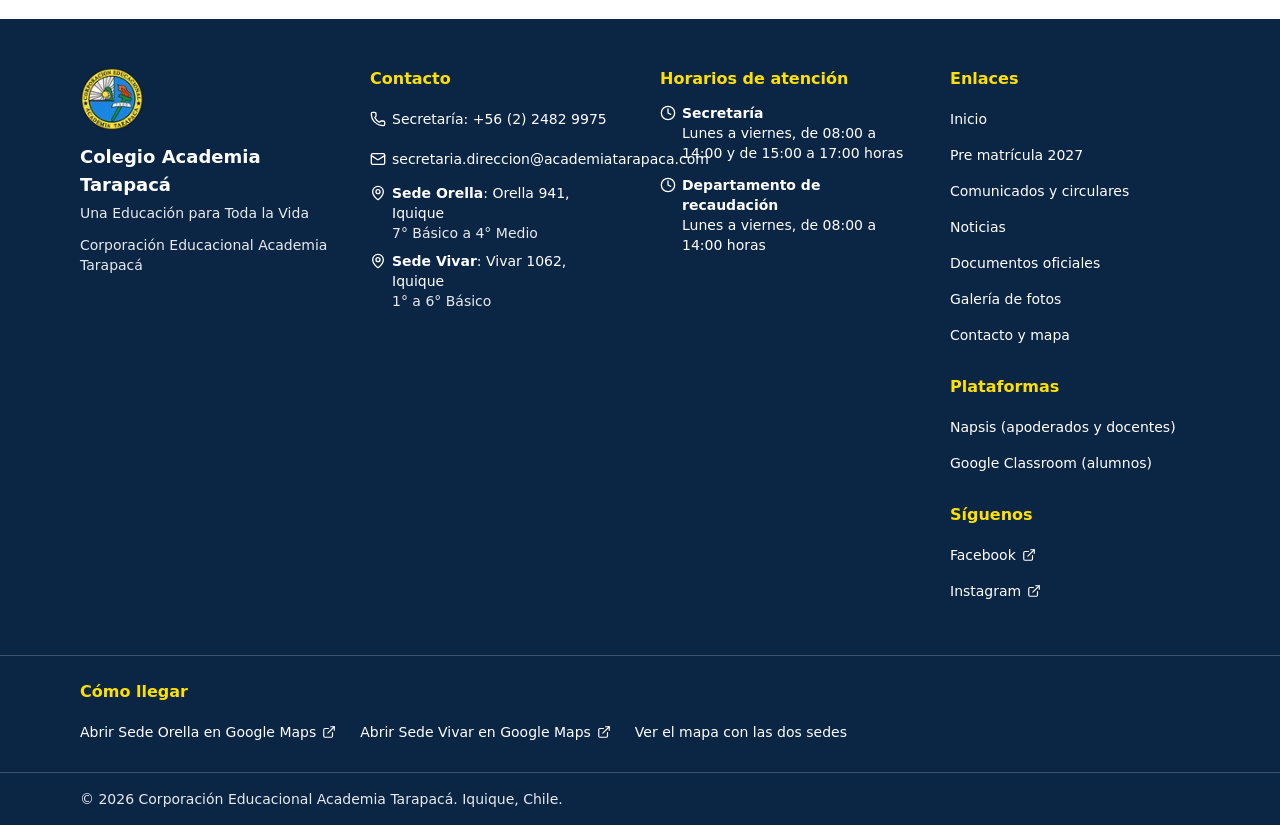
<file: documentos/index.html>
<!DOCTYPE html><html lang="es-CL"><head><meta charset="utf-8"><meta name="viewport" content="width=device-width, initial-scale=1"><title>Documentos oficiales | Colegio Academia Tarapacá</title><meta name="description" content="Reglamentos, becas y otros documentos oficiales del Colegio Academia Tarapacá."><link rel="canonical" href="https://rgodoyossandon.github.io/documentos/"><meta name="robots" content="noindex, nofollow"><meta name="theme-color" content="#0b2545"><link rel="icon" href="/favicon.ico" sizes="32x32"><link rel="icon" type="image/png" href="/favicon-192.png" sizes="192x192"><link rel="apple-touch-icon" href="/apple-touch-icon.png"><link rel="manifest" href="/site.webmanifest"><meta property="og:type" content="website"><meta property="og:site_name" content="Colegio Academia Tarapacá"><meta property="og:locale" content="es_CL"><meta property="og:title" content="Documentos oficiales | Colegio Academia Tarapacá"><meta property="og:description" content="Reglamentos, becas y otros documentos oficiales del Colegio Academia Tarapacá."><meta property="og:url" content="https://rgodoyossandon.github.io/documentos/"><meta property="og:image" content="https://rgodoyossandon.github.io/og-default.png"><meta property="og:image:width" content="1200"><meta property="og:image:height" content="630"><meta name="twitter:card" content="summary_large_image"><meta name="twitter:title" content="Documentos oficiales | Colegio Academia Tarapacá"><meta name="twitter:description" content="Reglamentos, becas y otros documentos oficiales del Colegio Academia Tarapacá."><meta name="twitter:image" content="https://rgodoyossandon.github.io/og-default.png"><script type="application/ld+json">[{"@context":"https://schema.org","@type":"EducationalOrganization","@id":"https://rgodoyossandon.github.io/#organization","name":"Colegio Academia Tarapacá","legalName":"Corporación Educacional Academia Tarapacá","slogan":"Una Educación para Toda la Vida","url":"https://rgodoyossandon.github.io/","logo":"https://rgodoyossandon.github.io/favicon-512.png","image":"https://rgodoyossandon.github.io/og-default.png","telephone":"+56224829975","email":"secretaria.direccion@academiatarapaca.com","address":{"@type":"PostalAddress","streetAddress":"Orella 941","addressLocality":"Iquique","addressRegion":"Tarapacá","addressCountry":"CL"},"location":[{"@type":"Place","name":"Sede Orella","address":{"@type":"PostalAddress","streetAddress":"Orella 941","addressLocality":"Iquique","addressRegion":"Tarapacá","addressCountry":"CL"}},{"@type":"Place","name":"Sede Vivar","address":{"@type":"PostalAddress","streetAddress":"Vivar 1062","addressLocality":"Iquique","addressRegion":"Tarapacá","addressCountry":"CL"}}],"sameAs":["https://www.facebook.com/academiatarapaca","https://www.instagram.com/corp_academia_tarapaca/"]},{"@context":"https://schema.org","@type":"WebSite","@id":"https://rgodoyossandon.github.io/#website","url":"https://rgodoyossandon.github.io/","name":"Colegio Academia Tarapacá","inLanguage":"es-CL","publisher":{"@id":"https://rgodoyossandon.github.io/#organization"}},{"@context":"https://schema.org","@type":"BreadcrumbList","itemListElement":[{"@type":"ListItem","position":1,"name":"Inicio","item":"https://rgodoyossandon.github.io/"},{"@type":"ListItem","position":2,"name":"Documentos","item":"https://rgodoyossandon.github.io/documentos/"}]}]</script><meta http-equiv="content-security-policy" content="default-src 'self';img-src 'self' data: https://tile.openstreetmap.org;connect-src 'self';object-src 'none';base-uri 'self';form-action 'self'; script-src 'self' 'sha256-jXyWfdtmZTlC3MHitqFy9F6ZRyChXSMuRAN1tiQ5k94=' 'sha256-47DEQpj8HBSa+/TImW+5JCeuQeRkm5NMpJWZG3hSuFU=' 'sha256-TIeUoq8YjG+1eU3TQxnLSulaW6KFweMvcnfLgmMCs9I=' 'sha256-rILyMVqTNj9nHzawLft8p09/U6kZcMr0BP+RVJBtgcQ=' 'sha256-xIb/Pa7FUshAu4ihwjchYcQpyCI8eS8kt40GpOAYCz8=' 'sha256-1BvDVWLr3QCC20uHhUDi27eDFVJpk1uMQJGIWKUks2I=' 'sha256-kmZE/W8I1iuTnl1b3yqzv9/DQZenPngd3NjSKMQl7y0=' 'sha256-Y8t0ntteBwH+PqGKUyjWW3CAk+BNJKSoQc0xZ68FjhM=' 'sha256-0O7iB6zr9x0r6X6eWYITC9V5q+yWCGAoFvcysBGbY9Q='; style-src 'self' ;"><link rel="stylesheet" href="/_astro/BaseLayout.C5HijSdY.css"></head><body class="min-h-screen"><a href="#contenido" class="sr-only rounded bg-navy-900 px-4 py-2 font-semibold text-white focus:not-sr-only focus:absolute focus:left-2 focus:top-2 focus:z-50">Saltar al contenido</a><header><div class="on-dark bg-navy-900 text-sm text-white"><div class="mx-auto flex max-w-6xl flex-wrap items-center justify-between gap-x-6 gap-y-2 px-4 py-2"><ul class="flex flex-wrap items-center gap-x-5 gap-y-1"><li><a href="tel:+56224829975" class="inline-flex min-h-8 items-center gap-1.5 hover:underline"><svg xmlns="http://www.w3.org/2000/svg" width="16" height="16" viewBox="0 0 24 24" fill="none" stroke="currentColor" stroke-width="2" stroke-linecap="round" stroke-linejoin="round" class="lucide lucide-phone" aria-hidden="true"><path d="M13.832 16.568a1 1 0 0 0 1.213-.303l.355-.465A2 2 0 0 1 17 15h3a2 2 0 0 1 2 2v3a2 2 0 0 1-2 2A18 18 0 0 1 2 4a2 2 0 0 1 2-2h3a2 2 0 0 1 2 2v3a2 2 0 0 1-.8 1.6l-.468.351a1 1 0 0 0-.292 1.233 14 14 0 0 0 6.392 6.384"></path></svg><span>+56 (2) 2482 9975</span></a></li><li><a href="mailto:secretaria.direccion@academiatarapaca.com" class="inline-flex min-h-8 min-w-8 items-center justify-center gap-1.5 hover:underline md:min-w-0 md:justify-start" aria-label="Correo: secretaria.direccion@academiatarapaca.com"><svg xmlns="http://www.w3.org/2000/svg" width="16" height="16" viewBox="0 0 24 24" fill="none" stroke="currentColor" stroke-width="2" stroke-linecap="round" stroke-linejoin="round" class="lucide lucide-mail" aria-hidden="true"><path d="m22 7-8.991 5.727a2 2 0 0 1-2.009 0L2 7"></path><rect x="2" y="4" width="20" height="16" rx="2"></rect></svg><span class="hidden md:inline">secretaria.direccion@academiatarapaca.com</span></a></li></ul><nav aria-label="Accesos a plataformas" class="flex flex-wrap items-center gap-x-4 gap-y-2"><ul class="flex flex-wrap items-center gap-x-4 gap-y-1"><li><a href="https://login.napsis.com/" target="_blank" rel="noopener noreferrer" class="inline-flex min-h-8 items-center hover:underline" data-track="platform_access" data-track-platform="napsis" data-track-audience="apoderado">Apoderados<span class="sr-only"> (se abre en una pestaña nueva)</span></a></li><li><a href="https://login.napsis.com/" target="_blank" rel="noopener noreferrer" class="inline-flex min-h-8 items-center hover:underline" data-track="platform_access" data-track-platform="napsis" data-track-audience="docente">Docentes<span class="sr-only"> (se abre en una pestaña nueva)</span></a></li><li><a href="https://classroom.google.com/" target="_blank" rel="noopener noreferrer" class="inline-flex min-h-8 items-center hover:underline" data-track="platform_access" data-track-platform="classroom" data-track-audience="alumno">Alumnos<span class="sr-only"> (se abre en una pestaña nueva)</span></a></li></ul><a href="/#admision" class="inline-flex min-h-9 items-center rounded bg-sol-400 px-4 font-semibold text-navy-900 hover:bg-sol-300" data-track="cta_click" data-track-cta-id="topbar-admision" data-track-location="topbar">Admisión</a></nav></div></div><div class="border-b border-slate-200 bg-white"><div class="mx-auto flex max-w-6xl flex-wrap items-center justify-between gap-x-4 gap-y-2 px-4 py-3"><a href="/" class="flex items-center gap-3"><img src="/_astro/logo-escudo.wjzynVmR_2cuWsb.webp" alt loading="eager" decoding="async" width="56" height="56" class="h-12 w-12 md:h-14 md:w-14"><span class="leading-tight"><span class="block text-lg font-bold text-navy-900">Academia Tarapacá</span><span class="block text-xs text-slate-700">Una Educación para Toda la Vida</span><span class="sr-only"> (ir al inicio)</span></span></a><button type="button" id="menu-toggle" class="group inline-flex min-h-11 min-w-11 items-center justify-center rounded border-2 border-azul-700 text-azul-700 md:hidden" aria-expanded="false" aria-controls="site-nav" aria-label="Abrir menú"><svg xmlns="http://www.w3.org/2000/svg" width="24" height="24" viewBox="0 0 24 24" fill="none" stroke="currentColor" stroke-width="2" stroke-linecap="round" stroke-linejoin="round" class="lucide lucide-menu group-aria-expanded:hidden" aria-hidden="true"><path d="M4 5h16"></path><path d="M4 12h16"></path><path d="M4 19h16"></path></svg><svg xmlns="http://www.w3.org/2000/svg" width="24" height="24" viewBox="0 0 24 24" fill="none" stroke="currentColor" stroke-width="2" stroke-linecap="round" stroke-linejoin="round" class="lucide lucide-x hidden group-aria-expanded:block" aria-hidden="true"><path d="M18 6 6 18"></path><path d="m6 6 12 12"></path></svg></button><nav id="site-nav" aria-label="Principal" class="hidden w-full md:block md:w-auto"><ul class="flex flex-col gap-1 py-2 md:flex-row md:items-center md:gap-0.5 md:py-0"><li class="group relative"><a href="/" class="inline-flex min-h-11 items-center rounded px-3 py-2 font-medium text-navy-900 hover:bg-azul-50 hover:text-azul-700">Inicio</a></li><li class="group relative" data-dropdown><div class="flex items-center"><a href="/nuestro-colegio/" class="inline-flex min-h-11 items-center rounded px-3 py-2 font-medium text-navy-900 hover:bg-azul-50 hover:text-azul-700">Nuestro Colegio</a><button type="button" class="hidden min-h-11 min-w-8 items-center justify-center rounded text-navy-900 hover:bg-azul-50 md:inline-flex" aria-expanded="false" aria-label="Mostrar opciones de Nuestro Colegio" data-dropdown-toggle><svg xmlns="http://www.w3.org/2000/svg" width="18" height="18" viewBox="0 0 24 24" fill="none" stroke="currentColor" stroke-width="2" stroke-linecap="round" stroke-linejoin="round" class="lucide lucide-chevron-down" aria-hidden="true"><path d="m6 9 6 6 6-6"></path></svg></button></div><ul class="mb-1 ml-4 border-l-2 border-sol-400 pl-2 md:absolute md:left-0 md:top-full md:z-40 md:mb-0 md:ml-0 md:hidden md:min-w-56 md:rounded md:border md:border-l-slate-200 md:bg-white md:p-1 md:shadow-lg md:group-data-[open=true]:block"><li><a href="/nuestro-colegio/historia/" class="inline-flex min-h-11 items-center rounded px-3 py-2 font-medium text-navy-900 hover:bg-azul-50 hover:text-azul-700 w-full">Historia</a></li><li><a href="/nuestro-colegio/mision/" class="inline-flex min-h-11 items-center rounded px-3 py-2 font-medium text-navy-900 hover:bg-azul-50 hover:text-azul-700 w-full">Misión</a></li><li><a href="/nuestro-colegio/vision/" class="inline-flex min-h-11 items-center rounded px-3 py-2 font-medium text-navy-900 hover:bg-azul-50 hover:text-azul-700 w-full">Visión</a></li><li><a href="/nuestro-colegio/proyecto-educativo/" class="inline-flex min-h-11 items-center rounded px-3 py-2 font-medium text-navy-900 hover:bg-azul-50 hover:text-azul-700 w-full">Proyecto Educativo (PEI)</a></li><li><a href="/nuestro-colegio/equipo/" class="inline-flex min-h-11 items-center rounded px-3 py-2 font-medium text-navy-900 hover:bg-azul-50 hover:text-azul-700 w-full">Equipo</a></li></ul></li><li class="group relative" data-dropdown><div class="flex items-center"><a href="/#niveles" class="inline-flex min-h-11 items-center rounded px-3 py-2 font-medium text-navy-900 hover:bg-azul-50 hover:text-azul-700">Niveles</a><button type="button" class="hidden min-h-11 min-w-8 items-center justify-center rounded text-navy-900 hover:bg-azul-50 md:inline-flex" aria-expanded="false" aria-label="Mostrar opciones de Niveles" data-dropdown-toggle><svg xmlns="http://www.w3.org/2000/svg" width="18" height="18" viewBox="0 0 24 24" fill="none" stroke="currentColor" stroke-width="2" stroke-linecap="round" stroke-linejoin="round" class="lucide lucide-chevron-down" aria-hidden="true"><path d="m6 9 6 6 6-6"></path></svg></button></div><ul class="mb-1 ml-4 border-l-2 border-sol-400 pl-2 md:absolute md:left-0 md:top-full md:z-40 md:mb-0 md:ml-0 md:hidden md:min-w-56 md:rounded md:border md:border-l-slate-200 md:bg-white md:p-1 md:shadow-lg md:group-data-[open=true]:block"><li><a href="/#basica" class="inline-flex min-h-11 items-center rounded px-3 py-2 font-medium text-navy-900 hover:bg-azul-50 hover:text-azul-700 w-full">Básica</a></li><li><a href="/#media" class="inline-flex min-h-11 items-center rounded px-3 py-2 font-medium text-navy-900 hover:bg-azul-50 hover:text-azul-700 w-full">Media</a></li></ul></li><li class="group relative"><a href="/noticias/" class="inline-flex min-h-11 items-center rounded px-3 py-2 font-medium text-navy-900 hover:bg-azul-50 hover:text-azul-700">Vida Escolar</a></li><li class="group relative"><a href="/documentos/" class="inline-flex min-h-11 items-center rounded px-3 py-2 font-medium text-navy-900 hover:bg-azul-50 hover:text-azul-700">Documentos y Circulares</a></li><li class="group relative"><a href="/contacto/" class="inline-flex min-h-11 items-center rounded px-3 py-2 font-medium text-navy-900 hover:bg-azul-50 hover:text-azul-700">Contacto</a></li></ul></nav><noscript><style>
        #site-nav {
          display: block;
        }
      </style></noscript></div></div><script type="module">var e=document.getElementById(`menu-toggle`),t=document.getElementById(`site-nav`),n=Array.from(document.querySelectorAll(`[data-dropdown]`));function r(n){e&&t&&(e.setAttribute(`aria-expanded`,String(n)),e.setAttribute(`aria-label`,n?`Cerrar menú`:`Abrir menú`),t.classList.toggle(`hidden`,!n))}function i(e,t){e.dataset.open=String(t),e.querySelector(`[data-dropdown-toggle]`)?.setAttribute(`aria-expanded`,String(t))}function a(e){for(let t of n)t!==e&&i(t,!1)}e?.addEventListener(`click`,()=>r(e.getAttribute(`aria-expanded`)!==`true`));for(let e of n)e.querySelector(`[data-dropdown-toggle]`)?.addEventListener(`click`,()=>{let t=e.dataset.open!==`true`;a(e),i(e,t)});document.addEventListener(`click`,e=>{let t=e.target;n.some(e=>e.contains(t))||a()}),document.addEventListener(`keydown`,t=>{if(t.key!==`Escape`)return;let a=n.find(e=>e.dataset.open===`true`);a?(i(a,!1),a.querySelector(`[data-dropdown-toggle]`)?.focus()):e?.getAttribute(`aria-expanded`)===`true`&&(r(!1),e.focus())});for(let e of n)e.addEventListener(`focusout`,t=>{e.contains(t.relatedTarget)||i(e,!1)});window.matchMedia(`(min-width: 768px)`).addEventListener(`change`,e=>{e.matches&&r(!1)});</script></header><main id="contenido" tabindex="-1"><div class="mx-auto max-w-4xl px-4 py-10" data-docs><h1 class="text-3xl font-bold text-navy-900">Documentos oficiales</h1><p class="mt-2 text-slate-700">Para avisos y circulares revisa los <a href="/comunicados/" class="font-semibold text-azul-700 underline">comunicados</a>.</p><div class="mt-6" data-docs-search hidden><label for="buscar-documentos" class="block font-semibold text-navy-900">Buscar un documento</label><input id="buscar-documentos" type="search" autocomplete="off" placeholder="Por ejemplo: becas 2027" class="mt-1 min-h-11 w-full max-w-md rounded border-2 border-slate-500 px-3"></div><p class="mt-3 text-sm text-slate-700" role="status" data-docs-count></p><section id="reglamentos" class="mt-8 scroll-mt-4" data-docs-group aria-labelledby="h-reglamentos"><h2 id="h-reglamentos" class="text-xl font-semibold text-azul-700">Reglamentos</h2><ul class="mt-4 space-y-4"><li class="rounded-lg border border-slate-200 bg-white p-4 shadow-sm" data-doc-item data-search="Reglamento de Evaluación y Promoción de alumnos y alumnas Actualización de noviembre de 2026. 2026 Reglamentos"><h3 class="text-lg font-semibold leading-snug text-navy-900">Reglamento de Evaluación y Promoción de alumnos y alumnas</h3><p class="mt-1 text-sm text-slate-700">Reglamentos · 2026</p><p class="mt-1 text-slate-800">Actualización de noviembre de 2026.</p><p class="mt-1"><a href="/docs/reglamentos/reglamento-evaluacion-promocion-2026-11.pdf" class="inline-flex min-h-11 items-center gap-2 font-semibold text-azul-700 underline hover:text-navy-900"><svg xmlns="http://www.w3.org/2000/svg" width="18" height="18" viewBox="0 0 24 24" fill="none" stroke="currentColor" stroke-width="2" stroke-linecap="round" stroke-linejoin="round" class="lucide lucide-file-text" aria-hidden="true"><path d="M6 22a2 2 0 0 1-2-2V4a2 2 0 0 1 2-2h8a2.4 2.4 0 0 1 1.704.706l3.588 3.588A2.4 2.4 0 0 1 20 8v12a2 2 0 0 1-2 2z"></path><path d="M14 2v5a1 1 0 0 0 1 1h5"></path><path d="M10 9H8"></path><path d="M16 13H8"></path><path d="M16 17H8"></path></svg>Descargar PDF <span class="font-normal text-slate-700">(376 KB)</span></a></p></li><li class="rounded-lg border border-slate-200 bg-white p-4 shadow-sm" data-doc-item data-search="Reglamento Interno y Manual de Convivencia Escolar Última revisión de noviembre de 2026, con los ajustes a las leyes 21.801, 21.809 y 21.827. 2026 Reglamentos"><h3 class="text-lg font-semibold leading-snug text-navy-900">Reglamento Interno y Manual de Convivencia Escolar</h3><p class="mt-1 text-sm text-slate-700">Reglamentos · 2026</p><p class="mt-1 text-slate-800">Última revisión de noviembre de 2026, con los ajustes a las leyes 21.801, 21.809 y 21.827.</p><p class="mt-1"><a href="/docs/reglamentos/rice-2026-11.pdf" class="inline-flex min-h-11 items-center gap-2 font-semibold text-azul-700 underline hover:text-navy-900"><svg xmlns="http://www.w3.org/2000/svg" width="18" height="18" viewBox="0 0 24 24" fill="none" stroke="currentColor" stroke-width="2" stroke-linecap="round" stroke-linejoin="round" class="lucide lucide-file-text" aria-hidden="true"><path d="M6 22a2 2 0 0 1-2-2V4a2 2 0 0 1 2-2h8a2.4 2.4 0 0 1 1.704.706l3.588 3.588A2.4 2.4 0 0 1 20 8v12a2 2 0 0 1-2 2z"></path><path d="M14 2v5a1 1 0 0 0 1 1h5"></path><path d="M10 9H8"></path><path d="M16 13H8"></path><path d="M16 17H8"></path></svg>Descargar PDF <span class="font-normal text-slate-700">(7,6 MB)</span></a></p></li></ul></section><section id="pei" class="mt-8 scroll-mt-4" data-docs-group aria-labelledby="h-pei"><h2 id="h-pei" class="text-xl font-semibold text-azul-700">Proyecto Educativo (PEI)</h2><ul class="mt-4 space-y-4"><li class="rounded-lg border border-slate-200 bg-white p-4 shadow-sm" data-doc-item data-search="Proyecto Educativo Institucional (PEI) Versión del año 2020: reseña histórica, diagnóstico, visión, misión, valores y opción curricular. 2020 Proyecto Educativo (PEI)"><h3 class="text-lg font-semibold leading-snug text-navy-900">Proyecto Educativo Institucional (PEI)</h3><p class="mt-1 text-sm text-slate-700">Proyecto Educativo (PEI) · 2020</p><p class="mt-1 text-slate-800">Versión del año 2020: reseña histórica, diagnóstico, visión, misión, valores y opción curricular.</p><p class="mt-1"><a href="/docs/pei/proyecto-educativo-institucional.pdf" class="inline-flex min-h-11 items-center gap-2 font-semibold text-azul-700 underline hover:text-navy-900"><svg xmlns="http://www.w3.org/2000/svg" width="18" height="18" viewBox="0 0 24 24" fill="none" stroke="currentColor" stroke-width="2" stroke-linecap="round" stroke-linejoin="round" class="lucide lucide-file-text" aria-hidden="true"><path d="M6 22a2 2 0 0 1-2-2V4a2 2 0 0 1 2-2h8a2.4 2.4 0 0 1 1.704.706l3.588 3.588A2.4 2.4 0 0 1 20 8v12a2 2 0 0 1-2 2z"></path><path d="M14 2v5a1 1 0 0 0 1 1h5"></path><path d="M10 9H8"></path><path d="M16 13H8"></path><path d="M16 17H8"></path></svg>Descargar PDF <span class="font-normal text-slate-700">(623 KB)</span></a></p></li></ul></section><section id="matricula" class="mt-8 scroll-mt-4" data-docs-group aria-labelledby="h-matricula"><h2 id="h-matricula" class="text-xl font-semibold text-azul-700">Matrícula y valores</h2><ul class="mt-4 space-y-4"><li class="rounded-lg border border-slate-200 bg-white p-4 shadow-sm" data-doc-item data-search="Información de matrícula y valores 2027 Carta del representante legal a los apoderados (octubre de 2026): fechas de matrícula, valores y condiciones del año escolar 2027. 2027 Matrícula y valores"><h3 class="text-lg font-semibold leading-snug text-navy-900">Información de matrícula y valores 2027</h3><p class="mt-1 text-sm text-slate-700">Matrícula y valores · 2027</p><p class="mt-1 text-slate-800">Carta del representante legal a los apoderados (octubre de 2026): fechas de matrícula, valores y condiciones del año escolar 2027.</p><p class="mt-1"><a href="/docs/matricula/informacion-matricula-2027.pdf" class="inline-flex min-h-11 items-center gap-2 font-semibold text-azul-700 underline hover:text-navy-900"><svg xmlns="http://www.w3.org/2000/svg" width="18" height="18" viewBox="0 0 24 24" fill="none" stroke="currentColor" stroke-width="2" stroke-linecap="round" stroke-linejoin="round" class="lucide lucide-file-text" aria-hidden="true"><path d="M6 22a2 2 0 0 1-2-2V4a2 2 0 0 1 2-2h8a2.4 2.4 0 0 1 1.704.706l3.588 3.588A2.4 2.4 0 0 1 20 8v12a2 2 0 0 1-2 2z"></path><path d="M14 2v5a1 1 0 0 0 1 1h5"></path><path d="M10 9H8"></path><path d="M16 13H8"></path><path d="M16 17H8"></path></svg>Descargar PDF <span class="font-normal text-slate-700">(204 KB)</span></a></p></li></ul></section><section id="becas" class="mt-8 scroll-mt-4" data-docs-group aria-labelledby="h-becas"><h2 id="h-becas" class="text-xl font-semibold text-azul-700">Becas</h2><ul class="mt-4 space-y-4"><li class="rounded-lg border border-slate-200 bg-white p-4 shadow-sm" data-doc-item data-search="Postulación a becas 2027: recepción de documentos Control de acceso y recepción de documentos de postulación a becas 2027. Documento del 15 de octubre de 2026. 2027 Becas"><h3 class="text-lg font-semibold leading-snug text-navy-900">Postulación a becas 2027: recepción de documentos</h3><p class="mt-1 text-sm text-slate-700">Becas · 2027</p><p class="mt-1 text-slate-800">Control de acceso y recepción de documentos de postulación a becas 2027. Documento del 15 de octubre de 2026.</p><p class="mt-1"><a href="/docs/becas/postulacion-becas-2027.pdf" class="inline-flex min-h-11 items-center gap-2 font-semibold text-azul-700 underline hover:text-navy-900"><svg xmlns="http://www.w3.org/2000/svg" width="18" height="18" viewBox="0 0 24 24" fill="none" stroke="currentColor" stroke-width="2" stroke-linecap="round" stroke-linejoin="round" class="lucide lucide-file-text" aria-hidden="true"><path d="M6 22a2 2 0 0 1-2-2V4a2 2 0 0 1 2-2h8a2.4 2.4 0 0 1 1.704.706l3.588 3.588A2.4 2.4 0 0 1 20 8v12a2 2 0 0 1-2 2z"></path><path d="M14 2v5a1 1 0 0 0 1 1h5"></path><path d="M10 9H8"></path><path d="M16 13H8"></path><path d="M16 17H8"></path></svg>Descargar PDF <span class="font-normal text-slate-700">(203 KB)</span></a></p></li></ul></section><p class="mt-8 text-slate-700" data-docs-empty hidden>No encontramos documentos con esa búsqueda.</p></div></main><footer class="on-dark mt-12 bg-navy-900 text-white"><div class="mx-auto grid max-w-6xl gap-10 px-4 py-12 sm:grid-cols-2 lg:grid-cols-4"><section aria-labelledby="pie-colegio"><h2 id="pie-colegio" class="sr-only">El colegio</h2><img src="/_astro/logo-escudo.wjzynVmR_Z1zXqo6.webp" alt loading="lazy" decoding="async" width="72" height="72" class="h-16 w-16"><p class="mt-3 text-lg font-bold">Colegio Academia Tarapacá</p><p class="mt-1 text-sm text-white/90">Una Educación para Toda la Vida</p><p class="mt-3 text-sm text-white/90">Corporación Educacional Academia Tarapacá</p></section><section id="contacto" class="scroll-mt-4" aria-labelledby="pie-contacto"><h2 id="pie-contacto" class="text-base font-semibold text-sol-400">Contacto</h2><ul class="mt-3 space-y-2 text-sm"><li><a href="tel:+56224829975" class="inline-flex min-h-8 items-center gap-1.5 hover:underline"><svg xmlns="http://www.w3.org/2000/svg" width="16" height="16" viewBox="0 0 24 24" fill="none" stroke="currentColor" stroke-width="2" stroke-linecap="round" stroke-linejoin="round" class="lucide lucide-phone" aria-hidden="true"><path d="M13.832 16.568a1 1 0 0 0 1.213-.303l.355-.465A2 2 0 0 1 17 15h3a2 2 0 0 1 2 2v3a2 2 0 0 1-2 2A18 18 0 0 1 2 4a2 2 0 0 1 2-2h3a2 2 0 0 1 2 2v3a2 2 0 0 1-.8 1.6l-.468.351a1 1 0 0 0-.292 1.233 14 14 0 0 0 6.392 6.384"></path></svg>Secretaría: +56 (2) 2482 9975</a></li><li><a href="mailto:secretaria.direccion@academiatarapaca.com" class="inline-flex min-h-8 items-center gap-1.5 hover:underline"><svg xmlns="http://www.w3.org/2000/svg" width="16" height="16" viewBox="0 0 24 24" fill="none" stroke="currentColor" stroke-width="2" stroke-linecap="round" stroke-linejoin="round" class="lucide lucide-mail" aria-hidden="true"><path d="m22 7-8.991 5.727a2 2 0 0 1-2.009 0L2 7"></path><rect x="2" y="4" width="20" height="16" rx="2"></rect></svg>secretaria.direccion@academiatarapaca.com</a></li><li class="flex items-start gap-1.5"><svg xmlns="http://www.w3.org/2000/svg" width="16" height="16" viewBox="0 0 24 24" fill="none" stroke="currentColor" stroke-width="2" stroke-linecap="round" stroke-linejoin="round" class="lucide lucide-map-pin mt-0.5 shrink-0" aria-hidden="true"><path d="M20 10c0 4.993-5.539 10.193-7.399 11.799a1 1 0 0 1-1.202 0C9.539 20.193 4 14.993 4 10a8 8 0 0 1 16 0"></path><circle cx="12" cy="10" r="3"></circle></svg><span><strong>Sede Orella</strong>: Orella 941, Iquique<br><span class="text-white/90">7° Básico a 4° Medio</span></span></li><li class="flex items-start gap-1.5"><svg xmlns="http://www.w3.org/2000/svg" width="16" height="16" viewBox="0 0 24 24" fill="none" stroke="currentColor" stroke-width="2" stroke-linecap="round" stroke-linejoin="round" class="lucide lucide-map-pin mt-0.5 shrink-0" aria-hidden="true"><path d="M20 10c0 4.993-5.539 10.193-7.399 11.799a1 1 0 0 1-1.202 0C9.539 20.193 4 14.993 4 10a8 8 0 0 1 16 0"></path><circle cx="12" cy="10" r="3"></circle></svg><span><strong>Sede Vivar</strong>: Vivar 1062, Iquique<br><span class="text-white/90">1° a 6° Básico</span></span></li></ul></section><section aria-labelledby="pie-atencion"><h2 id="pie-atencion" class="text-base font-semibold text-sol-400">Horarios de atención</h2><ul class="mt-3 space-y-3 text-sm"><li class="flex items-start gap-1.5"><svg xmlns="http://www.w3.org/2000/svg" width="16" height="16" viewBox="0 0 24 24" fill="none" stroke="currentColor" stroke-width="2" stroke-linecap="round" stroke-linejoin="round" class="lucide lucide-clock mt-0.5 shrink-0" aria-hidden="true"><circle cx="12" cy="12" r="10"></circle><path d="M12 6v6l4 2"></path></svg><span><strong>Secretaría</strong><br>Lunes a viernes, de 08:00 a 14:00 y de 15:00 a 17:00 horas</span></li><li class="flex items-start gap-1.5"><svg xmlns="http://www.w3.org/2000/svg" width="16" height="16" viewBox="0 0 24 24" fill="none" stroke="currentColor" stroke-width="2" stroke-linecap="round" stroke-linejoin="round" class="lucide lucide-clock mt-0.5 shrink-0" aria-hidden="true"><circle cx="12" cy="12" r="10"></circle><path d="M12 6v6l4 2"></path></svg><span><strong>Departamento de recaudación</strong><br>Lunes a viernes, de 08:00 a 14:00 horas</span></li></ul></section><nav aria-label="Enlaces del pie de página"><h2 class="text-base font-semibold text-sol-400">Enlaces</h2><ul class="mt-3 space-y-1 text-sm"><li><a href="/" class="inline-flex min-h-8 items-center gap-1.5 hover:underline">Inicio</a></li><li><a href="https://prematricula-academia.web.app/" class="inline-flex min-h-8 items-center gap-1.5 hover:underline" target="_blank" rel="noopener noreferrer">Pre matrícula 2027<span class="sr-only"> (se abre en una pestaña nueva)</span></a></li><li><a href="/comunicados/" class="inline-flex min-h-8 items-center gap-1.5 hover:underline">Comunicados y circulares</a></li><li><a href="/noticias/" class="inline-flex min-h-8 items-center gap-1.5 hover:underline">Noticias</a></li><li><a href="/documentos/" class="inline-flex min-h-8 items-center gap-1.5 hover:underline">Documentos oficiales</a></li><li><a href="/galeria/" class="inline-flex min-h-8 items-center gap-1.5 hover:underline">Galería de fotos</a></li><li><a href="/contacto/" class="inline-flex min-h-8 items-center gap-1.5 hover:underline">Contacto y mapa</a></li></ul><h2 class="text-base font-semibold text-sol-400 mt-6">Plataformas</h2><ul class="mt-3 space-y-1 text-sm"><li><a href="https://login.napsis.com/" class="inline-flex min-h-8 items-center gap-1.5 hover:underline" target="_blank" rel="noopener noreferrer" data-track="platform_access" data-track-platform="napsis" data-track-audience="apoderado">Napsis (apoderados y docentes)<span class="sr-only"> (se abre en una pestaña nueva)</span></a></li><li><a href="https://classroom.google.com/" class="inline-flex min-h-8 items-center gap-1.5 hover:underline" target="_blank" rel="noopener noreferrer" data-track="platform_access" data-track-platform="classroom" data-track-audience="alumno">Google Classroom (alumnos)<span class="sr-only"> (se abre en una pestaña nueva)</span></a></li></ul><h2 class="text-base font-semibold text-sol-400 mt-6">Síguenos</h2><ul class="mt-3 space-y-1 text-sm"><li><a href="https://www.facebook.com/academiatarapaca" class="inline-flex min-h-8 items-center gap-1.5 hover:underline" target="_blank" rel="noopener noreferrer">Facebook<svg xmlns="http://www.w3.org/2000/svg" width="14" height="14" viewBox="0 0 24 24" fill="none" stroke="currentColor" stroke-width="2" stroke-linecap="round" stroke-linejoin="round" class="lucide lucide-external-link" aria-hidden="true"><path d="M15 3h6v6"></path><path d="M10 14 21 3"></path><path d="M18 13v6a2 2 0 0 1-2 2H5a2 2 0 0 1-2-2V8a2 2 0 0 1 2-2h6"></path></svg><span class="sr-only"> del colegio (se abre en una pestaña nueva)</span></a></li><li><a href="https://www.instagram.com/corp_academia_tarapaca/" class="inline-flex min-h-8 items-center gap-1.5 hover:underline" target="_blank" rel="noopener noreferrer">Instagram<svg xmlns="http://www.w3.org/2000/svg" width="14" height="14" viewBox="0 0 24 24" fill="none" stroke="currentColor" stroke-width="2" stroke-linecap="round" stroke-linejoin="round" class="lucide lucide-external-link" aria-hidden="true"><path d="M15 3h6v6"></path><path d="M10 14 21 3"></path><path d="M18 13v6a2 2 0 0 1-2 2H5a2 2 0 0 1-2-2V8a2 2 0 0 1 2-2h6"></path></svg><span class="sr-only"> del colegio (se abre en una pestaña nueva)</span></a></li></ul></nav></div><div class="border-t border-white/20"><div class="mx-auto max-w-6xl px-4 py-6"><h2 class="text-base font-semibold text-sol-400">Cómo llegar</h2><ul class="mt-3 flex flex-wrap gap-x-6 gap-y-1 text-sm"><li><a href="https://www.google.com/maps/search/?api=1&amp;query=Orella%20941%2C%20Iquique%2C%20Chile" class="inline-flex min-h-8 items-center gap-1.5 hover:underline" target="_blank" rel="noopener noreferrer">Abrir Sede Orella en Google Maps<svg xmlns="http://www.w3.org/2000/svg" width="14" height="14" viewBox="0 0 24 24" fill="none" stroke="currentColor" stroke-width="2" stroke-linecap="round" stroke-linejoin="round" class="lucide lucide-external-link" aria-hidden="true"><path d="M15 3h6v6"></path><path d="M10 14 21 3"></path><path d="M18 13v6a2 2 0 0 1-2 2H5a2 2 0 0 1-2-2V8a2 2 0 0 1 2-2h6"></path></svg><span class="sr-only"> (se abre en una pestaña nueva)</span></a></li><li><a href="https://www.google.com/maps/search/?api=1&amp;query=Vivar%201062%2C%20Iquique%2C%20Chile" class="inline-flex min-h-8 items-center gap-1.5 hover:underline" target="_blank" rel="noopener noreferrer">Abrir Sede Vivar en Google Maps<svg xmlns="http://www.w3.org/2000/svg" width="14" height="14" viewBox="0 0 24 24" fill="none" stroke="currentColor" stroke-width="2" stroke-linecap="round" stroke-linejoin="round" class="lucide lucide-external-link" aria-hidden="true"><path d="M15 3h6v6"></path><path d="M10 14 21 3"></path><path d="M18 13v6a2 2 0 0 1-2 2H5a2 2 0 0 1-2-2V8a2 2 0 0 1 2-2h6"></path></svg><span class="sr-only"> (se abre en una pestaña nueva)</span></a></li><li><a href="/contacto/" class="inline-flex min-h-8 items-center gap-1.5 hover:underline">Ver el mapa con las dos sedes</a></li></ul></div></div><div class="border-t border-white/20"><div class="mx-auto flex max-w-6xl flex-wrap items-center justify-between gap-2 px-4 py-4 text-sm text-white/90"><p>© 2026 Corporación Educacional Academia Tarapacá. Iquique, Chile.</p></div></div></footer></body></html><script type="module" src="/_astro/index.astro_astro_type_script_index_0_lang.D_hy_Zve.js"></script>
</file>
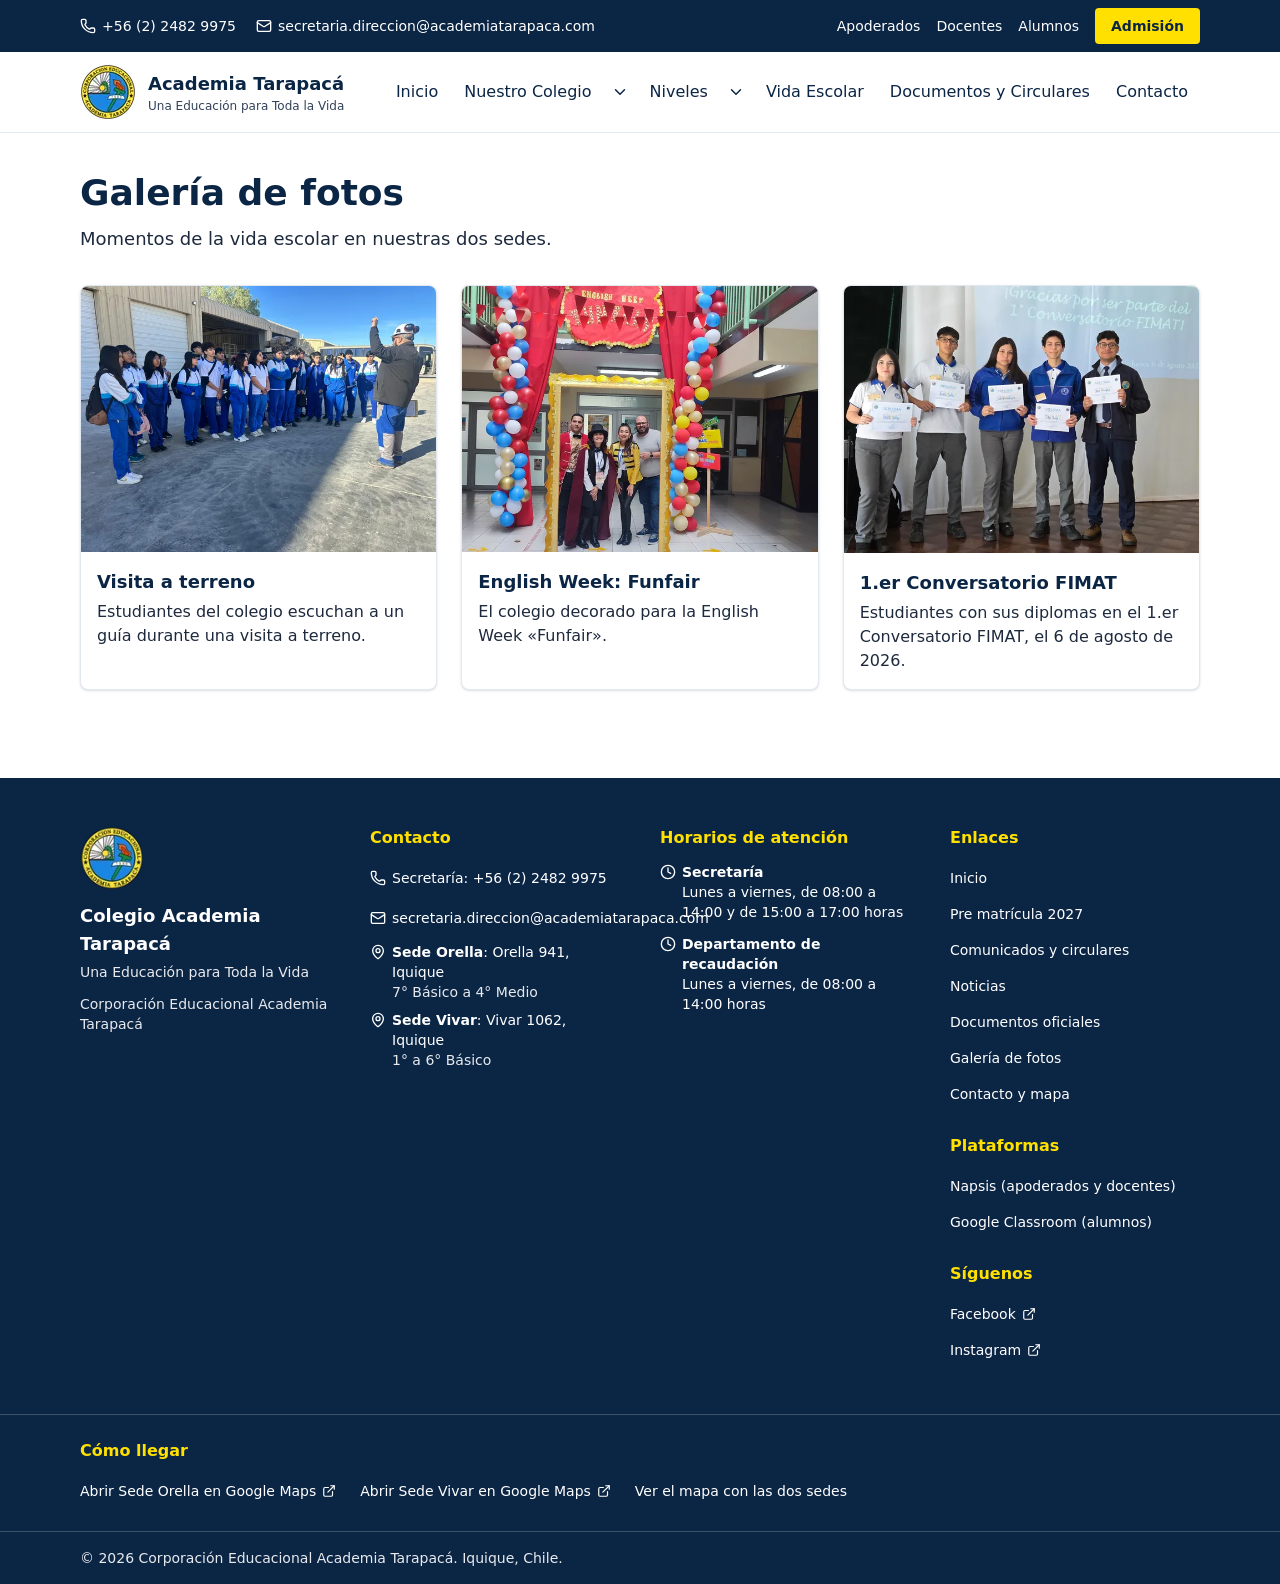
<file: galeria/index.html>
<!DOCTYPE html><html lang="es-CL"><head><meta charset="utf-8"><meta name="viewport" content="width=device-width, initial-scale=1"><title>Galería de fotos | Colegio Academia Tarapacá</title><meta name="description" content="Fotos de las actividades del Colegio Academia Tarapacá."><link rel="canonical" href="https://rgodoyossandon.github.io/galeria/"><meta name="robots" content="noindex, nofollow"><meta name="theme-color" content="#0b2545"><link rel="icon" href="/favicon.ico" sizes="32x32"><link rel="icon" type="image/png" href="/favicon-192.png" sizes="192x192"><link rel="apple-touch-icon" href="/apple-touch-icon.png"><link rel="manifest" href="/site.webmanifest"><meta property="og:type" content="website"><meta property="og:site_name" content="Colegio Academia Tarapacá"><meta property="og:locale" content="es_CL"><meta property="og:title" content="Galería de fotos | Colegio Academia Tarapacá"><meta property="og:description" content="Fotos de las actividades del Colegio Academia Tarapacá."><meta property="og:url" content="https://rgodoyossandon.github.io/galeria/"><meta property="og:image" content="https://rgodoyossandon.github.io/og-default.png"><meta property="og:image:width" content="1200"><meta property="og:image:height" content="630"><meta name="twitter:card" content="summary_large_image"><meta name="twitter:title" content="Galería de fotos | Colegio Academia Tarapacá"><meta name="twitter:description" content="Fotos de las actividades del Colegio Academia Tarapacá."><meta name="twitter:image" content="https://rgodoyossandon.github.io/og-default.png"><script type="application/ld+json">[{"@context":"https://schema.org","@type":"EducationalOrganization","@id":"https://rgodoyossandon.github.io/#organization","name":"Colegio Academia Tarapacá","legalName":"Corporación Educacional Academia Tarapacá","slogan":"Una Educación para Toda la Vida","url":"https://rgodoyossandon.github.io/","logo":"https://rgodoyossandon.github.io/favicon-512.png","image":"https://rgodoyossandon.github.io/og-default.png","telephone":"+56224829975","email":"secretaria.direccion@academiatarapaca.com","address":{"@type":"PostalAddress","streetAddress":"Orella 941","addressLocality":"Iquique","addressRegion":"Tarapacá","addressCountry":"CL"},"location":[{"@type":"Place","name":"Sede Orella","address":{"@type":"PostalAddress","streetAddress":"Orella 941","addressLocality":"Iquique","addressRegion":"Tarapacá","addressCountry":"CL"}},{"@type":"Place","name":"Sede Vivar","address":{"@type":"PostalAddress","streetAddress":"Vivar 1062","addressLocality":"Iquique","addressRegion":"Tarapacá","addressCountry":"CL"}}],"sameAs":["https://www.facebook.com/academiatarapaca","https://www.instagram.com/corp_academia_tarapaca/"]},{"@context":"https://schema.org","@type":"WebSite","@id":"https://rgodoyossandon.github.io/#website","url":"https://rgodoyossandon.github.io/","name":"Colegio Academia Tarapacá","inLanguage":"es-CL","publisher":{"@id":"https://rgodoyossandon.github.io/#organization"}},{"@context":"https://schema.org","@type":"BreadcrumbList","itemListElement":[{"@type":"ListItem","position":1,"name":"Inicio","item":"https://rgodoyossandon.github.io/"},{"@type":"ListItem","position":2,"name":"Galería","item":"https://rgodoyossandon.github.io/galeria/"}]}]</script><meta http-equiv="content-security-policy" content="default-src 'self';img-src 'self' data: https://tile.openstreetmap.org;connect-src 'self';object-src 'none';base-uri 'self';form-action 'self'; script-src 'self' 'sha256-jXyWfdtmZTlC3MHitqFy9F6ZRyChXSMuRAN1tiQ5k94=' 'sha256-47DEQpj8HBSa+/TImW+5JCeuQeRkm5NMpJWZG3hSuFU=' 'sha256-TIeUoq8YjG+1eU3TQxnLSulaW6KFweMvcnfLgmMCs9I=' 'sha256-rILyMVqTNj9nHzawLft8p09/U6kZcMr0BP+RVJBtgcQ=' 'sha256-xIb/Pa7FUshAu4ihwjchYcQpyCI8eS8kt40GpOAYCz8=' 'sha256-1BvDVWLr3QCC20uHhUDi27eDFVJpk1uMQJGIWKUks2I=' 'sha256-kmZE/W8I1iuTnl1b3yqzv9/DQZenPngd3NjSKMQl7y0=' 'sha256-Y8t0ntteBwH+PqGKUyjWW3CAk+BNJKSoQc0xZ68FjhM=' 'sha256-0O7iB6zr9x0r6X6eWYITC9V5q+yWCGAoFvcysBGbY9Q='; style-src 'self' ;"><link rel="stylesheet" href="/_astro/BaseLayout.C5HijSdY.css"></head><body class="min-h-screen"><a href="#contenido" class="sr-only rounded bg-navy-900 px-4 py-2 font-semibold text-white focus:not-sr-only focus:absolute focus:left-2 focus:top-2 focus:z-50">Saltar al contenido</a><header><div class="on-dark bg-navy-900 text-sm text-white"><div class="mx-auto flex max-w-6xl flex-wrap items-center justify-between gap-x-6 gap-y-2 px-4 py-2"><ul class="flex flex-wrap items-center gap-x-5 gap-y-1"><li><a href="tel:+56224829975" class="inline-flex min-h-8 items-center gap-1.5 hover:underline"><svg xmlns="http://www.w3.org/2000/svg" width="16" height="16" viewBox="0 0 24 24" fill="none" stroke="currentColor" stroke-width="2" stroke-linecap="round" stroke-linejoin="round" class="lucide lucide-phone" aria-hidden="true"><path d="M13.832 16.568a1 1 0 0 0 1.213-.303l.355-.465A2 2 0 0 1 17 15h3a2 2 0 0 1 2 2v3a2 2 0 0 1-2 2A18 18 0 0 1 2 4a2 2 0 0 1 2-2h3a2 2 0 0 1 2 2v3a2 2 0 0 1-.8 1.6l-.468.351a1 1 0 0 0-.292 1.233 14 14 0 0 0 6.392 6.384"></path></svg><span>+56 (2) 2482 9975</span></a></li><li><a href="mailto:secretaria.direccion@academiatarapaca.com" class="inline-flex min-h-8 min-w-8 items-center justify-center gap-1.5 hover:underline md:min-w-0 md:justify-start" aria-label="Correo: secretaria.direccion@academiatarapaca.com"><svg xmlns="http://www.w3.org/2000/svg" width="16" height="16" viewBox="0 0 24 24" fill="none" stroke="currentColor" stroke-width="2" stroke-linecap="round" stroke-linejoin="round" class="lucide lucide-mail" aria-hidden="true"><path d="m22 7-8.991 5.727a2 2 0 0 1-2.009 0L2 7"></path><rect x="2" y="4" width="20" height="16" rx="2"></rect></svg><span class="hidden md:inline">secretaria.direccion@academiatarapaca.com</span></a></li></ul><nav aria-label="Accesos a plataformas" class="flex flex-wrap items-center gap-x-4 gap-y-2"><ul class="flex flex-wrap items-center gap-x-4 gap-y-1"><li><a href="https://login.napsis.com/" target="_blank" rel="noopener noreferrer" class="inline-flex min-h-8 items-center hover:underline" data-track="platform_access" data-track-platform="napsis" data-track-audience="apoderado">Apoderados<span class="sr-only"> (se abre en una pestaña nueva)</span></a></li><li><a href="https://login.napsis.com/" target="_blank" rel="noopener noreferrer" class="inline-flex min-h-8 items-center hover:underline" data-track="platform_access" data-track-platform="napsis" data-track-audience="docente">Docentes<span class="sr-only"> (se abre en una pestaña nueva)</span></a></li><li><a href="https://classroom.google.com/" target="_blank" rel="noopener noreferrer" class="inline-flex min-h-8 items-center hover:underline" data-track="platform_access" data-track-platform="classroom" data-track-audience="alumno">Alumnos<span class="sr-only"> (se abre en una pestaña nueva)</span></a></li></ul><a href="/#admision" class="inline-flex min-h-9 items-center rounded bg-sol-400 px-4 font-semibold text-navy-900 hover:bg-sol-300" data-track="cta_click" data-track-cta-id="topbar-admision" data-track-location="topbar">Admisión</a></nav></div></div><div class="border-b border-slate-200 bg-white"><div class="mx-auto flex max-w-6xl flex-wrap items-center justify-between gap-x-4 gap-y-2 px-4 py-3"><a href="/" class="flex items-center gap-3"><img src="/_astro/logo-escudo.wjzynVmR_2cuWsb.webp" alt loading="eager" decoding="async" width="56" height="56" class="h-12 w-12 md:h-14 md:w-14"><span class="leading-tight"><span class="block text-lg font-bold text-navy-900">Academia Tarapacá</span><span class="block text-xs text-slate-700">Una Educación para Toda la Vida</span><span class="sr-only"> (ir al inicio)</span></span></a><button type="button" id="menu-toggle" class="group inline-flex min-h-11 min-w-11 items-center justify-center rounded border-2 border-azul-700 text-azul-700 md:hidden" aria-expanded="false" aria-controls="site-nav" aria-label="Abrir menú"><svg xmlns="http://www.w3.org/2000/svg" width="24" height="24" viewBox="0 0 24 24" fill="none" stroke="currentColor" stroke-width="2" stroke-linecap="round" stroke-linejoin="round" class="lucide lucide-menu group-aria-expanded:hidden" aria-hidden="true"><path d="M4 5h16"></path><path d="M4 12h16"></path><path d="M4 19h16"></path></svg><svg xmlns="http://www.w3.org/2000/svg" width="24" height="24" viewBox="0 0 24 24" fill="none" stroke="currentColor" stroke-width="2" stroke-linecap="round" stroke-linejoin="round" class="lucide lucide-x hidden group-aria-expanded:block" aria-hidden="true"><path d="M18 6 6 18"></path><path d="m6 6 12 12"></path></svg></button><nav id="site-nav" aria-label="Principal" class="hidden w-full md:block md:w-auto"><ul class="flex flex-col gap-1 py-2 md:flex-row md:items-center md:gap-0.5 md:py-0"><li class="group relative"><a href="/" class="inline-flex min-h-11 items-center rounded px-3 py-2 font-medium text-navy-900 hover:bg-azul-50 hover:text-azul-700">Inicio</a></li><li class="group relative" data-dropdown><div class="flex items-center"><a href="/nuestro-colegio/" class="inline-flex min-h-11 items-center rounded px-3 py-2 font-medium text-navy-900 hover:bg-azul-50 hover:text-azul-700">Nuestro Colegio</a><button type="button" class="hidden min-h-11 min-w-8 items-center justify-center rounded text-navy-900 hover:bg-azul-50 md:inline-flex" aria-expanded="false" aria-label="Mostrar opciones de Nuestro Colegio" data-dropdown-toggle><svg xmlns="http://www.w3.org/2000/svg" width="18" height="18" viewBox="0 0 24 24" fill="none" stroke="currentColor" stroke-width="2" stroke-linecap="round" stroke-linejoin="round" class="lucide lucide-chevron-down" aria-hidden="true"><path d="m6 9 6 6 6-6"></path></svg></button></div><ul class="mb-1 ml-4 border-l-2 border-sol-400 pl-2 md:absolute md:left-0 md:top-full md:z-40 md:mb-0 md:ml-0 md:hidden md:min-w-56 md:rounded md:border md:border-l-slate-200 md:bg-white md:p-1 md:shadow-lg md:group-data-[open=true]:block"><li><a href="/nuestro-colegio/historia/" class="inline-flex min-h-11 items-center rounded px-3 py-2 font-medium text-navy-900 hover:bg-azul-50 hover:text-azul-700 w-full">Historia</a></li><li><a href="/nuestro-colegio/mision/" class="inline-flex min-h-11 items-center rounded px-3 py-2 font-medium text-navy-900 hover:bg-azul-50 hover:text-azul-700 w-full">Misión</a></li><li><a href="/nuestro-colegio/vision/" class="inline-flex min-h-11 items-center rounded px-3 py-2 font-medium text-navy-900 hover:bg-azul-50 hover:text-azul-700 w-full">Visión</a></li><li><a href="/nuestro-colegio/proyecto-educativo/" class="inline-flex min-h-11 items-center rounded px-3 py-2 font-medium text-navy-900 hover:bg-azul-50 hover:text-azul-700 w-full">Proyecto Educativo (PEI)</a></li><li><a href="/nuestro-colegio/equipo/" class="inline-flex min-h-11 items-center rounded px-3 py-2 font-medium text-navy-900 hover:bg-azul-50 hover:text-azul-700 w-full">Equipo</a></li></ul></li><li class="group relative" data-dropdown><div class="flex items-center"><a href="/#niveles" class="inline-flex min-h-11 items-center rounded px-3 py-2 font-medium text-navy-900 hover:bg-azul-50 hover:text-azul-700">Niveles</a><button type="button" class="hidden min-h-11 min-w-8 items-center justify-center rounded text-navy-900 hover:bg-azul-50 md:inline-flex" aria-expanded="false" aria-label="Mostrar opciones de Niveles" data-dropdown-toggle><svg xmlns="http://www.w3.org/2000/svg" width="18" height="18" viewBox="0 0 24 24" fill="none" stroke="currentColor" stroke-width="2" stroke-linecap="round" stroke-linejoin="round" class="lucide lucide-chevron-down" aria-hidden="true"><path d="m6 9 6 6 6-6"></path></svg></button></div><ul class="mb-1 ml-4 border-l-2 border-sol-400 pl-2 md:absolute md:left-0 md:top-full md:z-40 md:mb-0 md:ml-0 md:hidden md:min-w-56 md:rounded md:border md:border-l-slate-200 md:bg-white md:p-1 md:shadow-lg md:group-data-[open=true]:block"><li><a href="/#basica" class="inline-flex min-h-11 items-center rounded px-3 py-2 font-medium text-navy-900 hover:bg-azul-50 hover:text-azul-700 w-full">Básica</a></li><li><a href="/#media" class="inline-flex min-h-11 items-center rounded px-3 py-2 font-medium text-navy-900 hover:bg-azul-50 hover:text-azul-700 w-full">Media</a></li></ul></li><li class="group relative"><a href="/noticias/" class="inline-flex min-h-11 items-center rounded px-3 py-2 font-medium text-navy-900 hover:bg-azul-50 hover:text-azul-700">Vida Escolar</a></li><li class="group relative"><a href="/documentos/" class="inline-flex min-h-11 items-center rounded px-3 py-2 font-medium text-navy-900 hover:bg-azul-50 hover:text-azul-700">Documentos y Circulares</a></li><li class="group relative"><a href="/contacto/" class="inline-flex min-h-11 items-center rounded px-3 py-2 font-medium text-navy-900 hover:bg-azul-50 hover:text-azul-700">Contacto</a></li></ul></nav><noscript><style>
        #site-nav {
          display: block;
        }
      </style></noscript></div></div><script type="module">var e=document.getElementById(`menu-toggle`),t=document.getElementById(`site-nav`),n=Array.from(document.querySelectorAll(`[data-dropdown]`));function r(n){e&&t&&(e.setAttribute(`aria-expanded`,String(n)),e.setAttribute(`aria-label`,n?`Cerrar menú`:`Abrir menú`),t.classList.toggle(`hidden`,!n))}function i(e,t){e.dataset.open=String(t),e.querySelector(`[data-dropdown-toggle]`)?.setAttribute(`aria-expanded`,String(t))}function a(e){for(let t of n)t!==e&&i(t,!1)}e?.addEventListener(`click`,()=>r(e.getAttribute(`aria-expanded`)!==`true`));for(let e of n)e.querySelector(`[data-dropdown-toggle]`)?.addEventListener(`click`,()=>{let t=e.dataset.open!==`true`;a(e),i(e,t)});document.addEventListener(`click`,e=>{let t=e.target;n.some(e=>e.contains(t))||a()}),document.addEventListener(`keydown`,t=>{if(t.key!==`Escape`)return;let a=n.find(e=>e.dataset.open===`true`);a?(i(a,!1),a.querySelector(`[data-dropdown-toggle]`)?.focus()):e?.getAttribute(`aria-expanded`)===`true`&&(r(!1),e.focus())});for(let e of n)e.addEventListener(`focusout`,t=>{e.contains(t.relatedTarget)||i(e,!1)});window.matchMedia(`(min-width: 768px)`).addEventListener(`change`,e=>{e.matches&&r(!1)});</script></header><main id="contenido" tabindex="-1"><div class="mx-auto max-w-6xl px-4 py-10"><h1 class="text-3xl font-bold text-navy-900 md:text-4xl">Galería de fotos</h1><p class="mt-3 max-w-3xl text-lg text-slate-800">Momentos de la vida escolar en nuestras dos sedes.</p><ul class="mt-8 grid gap-6 sm:grid-cols-2 lg:grid-cols-3"><li class="overflow-hidden rounded-lg border border-slate-200 bg-white shadow-sm"><a href="/_astro/visita-estudiantes.B8C9n0kp_Z7PSbR.webp" class="block" aria-label="Ver en grande: Visita a terreno"><img src="/_astro/visita-estudiantes.B8C9n0kp_21BQPx.webp" alt="Estudiantes del colegio, con su buzo institucional, escuchan a un guía con casco frente a un galpón." loading="lazy" decoding="async" width="640" height="480" class="aspect-[4/3] w-full object-cover"></a><div class="p-4"><h2 class="text-lg font-semibold text-navy-900">Visita a terreno</h2><p class="mt-1 text-slate-800">Estudiantes del colegio escuchan a un guía durante una visita a terreno.</p></div></li><li class="overflow-hidden rounded-lg border border-slate-200 bg-white shadow-sm"><a href="/_astro/english-week-funfair.Cz-MNBQt_ZHHwJt.webp" class="block" aria-label="Ver en grande: English Week: Funfair"><img src="/_astro/english-week-funfair.Cz-MNBQt_2mxiDH.webp" alt="Cuatro integrantes del colegio posan bajo un arco decorado con globos y cortinas rojas, junto a un cartel de English Week Funfair." loading="lazy" decoding="async" width="640" height="480" class="aspect-[4/3] w-full object-cover"></a><div class="p-4"><h2 class="text-lg font-semibold text-navy-900">English Week: Funfair</h2><p class="mt-1 text-slate-800">El colegio decorado para la English Week «Funfair».</p></div></li><li class="overflow-hidden rounded-lg border border-slate-200 bg-white shadow-sm"><a href="/_astro/fimat-conversatorio-2026-08-06.C9qoMeaO_YWC7G.webp" class="block" aria-label="Ver en grande: 1.er Conversatorio FIMAT"><img src="/_astro/fimat-conversatorio-2026-08-06.C9qoMeaO_26UnCX.webp" alt="Cuatro estudiantes y un adulto del colegio sostienen sus diplomas frente a una pantalla del 1° Conversatorio FIMAT." loading="lazy" decoding="async" width="640" height="480" class="aspect-[4/3] w-full object-cover"></a><div class="p-4"><h2 class="text-lg font-semibold text-navy-900">1.er Conversatorio FIMAT</h2><p class="mt-1 text-slate-800">Estudiantes con sus diplomas en el 1.er Conversatorio FIMAT, el 6 de agosto de 2026.</p></div></li></ul></div></main><footer class="on-dark mt-12 bg-navy-900 text-white"><div class="mx-auto grid max-w-6xl gap-10 px-4 py-12 sm:grid-cols-2 lg:grid-cols-4"><section aria-labelledby="pie-colegio"><h2 id="pie-colegio" class="sr-only">El colegio</h2><img src="/_astro/logo-escudo.wjzynVmR_Z1zXqo6.webp" alt loading="lazy" decoding="async" width="72" height="72" class="h-16 w-16"><p class="mt-3 text-lg font-bold">Colegio Academia Tarapacá</p><p class="mt-1 text-sm text-white/90">Una Educación para Toda la Vida</p><p class="mt-3 text-sm text-white/90">Corporación Educacional Academia Tarapacá</p></section><section id="contacto" class="scroll-mt-4" aria-labelledby="pie-contacto"><h2 id="pie-contacto" class="text-base font-semibold text-sol-400">Contacto</h2><ul class="mt-3 space-y-2 text-sm"><li><a href="tel:+56224829975" class="inline-flex min-h-8 items-center gap-1.5 hover:underline"><svg xmlns="http://www.w3.org/2000/svg" width="16" height="16" viewBox="0 0 24 24" fill="none" stroke="currentColor" stroke-width="2" stroke-linecap="round" stroke-linejoin="round" class="lucide lucide-phone" aria-hidden="true"><path d="M13.832 16.568a1 1 0 0 0 1.213-.303l.355-.465A2 2 0 0 1 17 15h3a2 2 0 0 1 2 2v3a2 2 0 0 1-2 2A18 18 0 0 1 2 4a2 2 0 0 1 2-2h3a2 2 0 0 1 2 2v3a2 2 0 0 1-.8 1.6l-.468.351a1 1 0 0 0-.292 1.233 14 14 0 0 0 6.392 6.384"></path></svg>Secretaría: +56 (2) 2482 9975</a></li><li><a href="mailto:secretaria.direccion@academiatarapaca.com" class="inline-flex min-h-8 items-center gap-1.5 hover:underline"><svg xmlns="http://www.w3.org/2000/svg" width="16" height="16" viewBox="0 0 24 24" fill="none" stroke="currentColor" stroke-width="2" stroke-linecap="round" stroke-linejoin="round" class="lucide lucide-mail" aria-hidden="true"><path d="m22 7-8.991 5.727a2 2 0 0 1-2.009 0L2 7"></path><rect x="2" y="4" width="20" height="16" rx="2"></rect></svg>secretaria.direccion@academiatarapaca.com</a></li><li class="flex items-start gap-1.5"><svg xmlns="http://www.w3.org/2000/svg" width="16" height="16" viewBox="0 0 24 24" fill="none" stroke="currentColor" stroke-width="2" stroke-linecap="round" stroke-linejoin="round" class="lucide lucide-map-pin mt-0.5 shrink-0" aria-hidden="true"><path d="M20 10c0 4.993-5.539 10.193-7.399 11.799a1 1 0 0 1-1.202 0C9.539 20.193 4 14.993 4 10a8 8 0 0 1 16 0"></path><circle cx="12" cy="10" r="3"></circle></svg><span><strong>Sede Orella</strong>: Orella 941, Iquique<br><span class="text-white/90">7° Básico a 4° Medio</span></span></li><li class="flex items-start gap-1.5"><svg xmlns="http://www.w3.org/2000/svg" width="16" height="16" viewBox="0 0 24 24" fill="none" stroke="currentColor" stroke-width="2" stroke-linecap="round" stroke-linejoin="round" class="lucide lucide-map-pin mt-0.5 shrink-0" aria-hidden="true"><path d="M20 10c0 4.993-5.539 10.193-7.399 11.799a1 1 0 0 1-1.202 0C9.539 20.193 4 14.993 4 10a8 8 0 0 1 16 0"></path><circle cx="12" cy="10" r="3"></circle></svg><span><strong>Sede Vivar</strong>: Vivar 1062, Iquique<br><span class="text-white/90">1° a 6° Básico</span></span></li></ul></section><section aria-labelledby="pie-atencion"><h2 id="pie-atencion" class="text-base font-semibold text-sol-400">Horarios de atención</h2><ul class="mt-3 space-y-3 text-sm"><li class="flex items-start gap-1.5"><svg xmlns="http://www.w3.org/2000/svg" width="16" height="16" viewBox="0 0 24 24" fill="none" stroke="currentColor" stroke-width="2" stroke-linecap="round" stroke-linejoin="round" class="lucide lucide-clock mt-0.5 shrink-0" aria-hidden="true"><circle cx="12" cy="12" r="10"></circle><path d="M12 6v6l4 2"></path></svg><span><strong>Secretaría</strong><br>Lunes a viernes, de 08:00 a 14:00 y de 15:00 a 17:00 horas</span></li><li class="flex items-start gap-1.5"><svg xmlns="http://www.w3.org/2000/svg" width="16" height="16" viewBox="0 0 24 24" fill="none" stroke="currentColor" stroke-width="2" stroke-linecap="round" stroke-linejoin="round" class="lucide lucide-clock mt-0.5 shrink-0" aria-hidden="true"><circle cx="12" cy="12" r="10"></circle><path d="M12 6v6l4 2"></path></svg><span><strong>Departamento de recaudación</strong><br>Lunes a viernes, de 08:00 a 14:00 horas</span></li></ul></section><nav aria-label="Enlaces del pie de página"><h2 class="text-base font-semibold text-sol-400">Enlaces</h2><ul class="mt-3 space-y-1 text-sm"><li><a href="/" class="inline-flex min-h-8 items-center gap-1.5 hover:underline">Inicio</a></li><li><a href="https://prematricula-academia.web.app/" class="inline-flex min-h-8 items-center gap-1.5 hover:underline" target="_blank" rel="noopener noreferrer">Pre matrícula 2027<span class="sr-only"> (se abre en una pestaña nueva)</span></a></li><li><a href="/comunicados/" class="inline-flex min-h-8 items-center gap-1.5 hover:underline">Comunicados y circulares</a></li><li><a href="/noticias/" class="inline-flex min-h-8 items-center gap-1.5 hover:underline">Noticias</a></li><li><a href="/documentos/" class="inline-flex min-h-8 items-center gap-1.5 hover:underline">Documentos oficiales</a></li><li><a href="/galeria/" class="inline-flex min-h-8 items-center gap-1.5 hover:underline">Galería de fotos</a></li><li><a href="/contacto/" class="inline-flex min-h-8 items-center gap-1.5 hover:underline">Contacto y mapa</a></li></ul><h2 class="text-base font-semibold text-sol-400 mt-6">Plataformas</h2><ul class="mt-3 space-y-1 text-sm"><li><a href="https://login.napsis.com/" class="inline-flex min-h-8 items-center gap-1.5 hover:underline" target="_blank" rel="noopener noreferrer" data-track="platform_access" data-track-platform="napsis" data-track-audience="apoderado">Napsis (apoderados y docentes)<span class="sr-only"> (se abre en una pestaña nueva)</span></a></li><li><a href="https://classroom.google.com/" class="inline-flex min-h-8 items-center gap-1.5 hover:underline" target="_blank" rel="noopener noreferrer" data-track="platform_access" data-track-platform="classroom" data-track-audience="alumno">Google Classroom (alumnos)<span class="sr-only"> (se abre en una pestaña nueva)</span></a></li></ul><h2 class="text-base font-semibold text-sol-400 mt-6">Síguenos</h2><ul class="mt-3 space-y-1 text-sm"><li><a href="https://www.facebook.com/academiatarapaca" class="inline-flex min-h-8 items-center gap-1.5 hover:underline" target="_blank" rel="noopener noreferrer">Facebook<svg xmlns="http://www.w3.org/2000/svg" width="14" height="14" viewBox="0 0 24 24" fill="none" stroke="currentColor" stroke-width="2" stroke-linecap="round" stroke-linejoin="round" class="lucide lucide-external-link" aria-hidden="true"><path d="M15 3h6v6"></path><path d="M10 14 21 3"></path><path d="M18 13v6a2 2 0 0 1-2 2H5a2 2 0 0 1-2-2V8a2 2 0 0 1 2-2h6"></path></svg><span class="sr-only"> del colegio (se abre en una pestaña nueva)</span></a></li><li><a href="https://www.instagram.com/corp_academia_tarapaca/" class="inline-flex min-h-8 items-center gap-1.5 hover:underline" target="_blank" rel="noopener noreferrer">Instagram<svg xmlns="http://www.w3.org/2000/svg" width="14" height="14" viewBox="0 0 24 24" fill="none" stroke="currentColor" stroke-width="2" stroke-linecap="round" stroke-linejoin="round" class="lucide lucide-external-link" aria-hidden="true"><path d="M15 3h6v6"></path><path d="M10 14 21 3"></path><path d="M18 13v6a2 2 0 0 1-2 2H5a2 2 0 0 1-2-2V8a2 2 0 0 1 2-2h6"></path></svg><span class="sr-only"> del colegio (se abre en una pestaña nueva)</span></a></li></ul></nav></div><div class="border-t border-white/20"><div class="mx-auto max-w-6xl px-4 py-6"><h2 class="text-base font-semibold text-sol-400">Cómo llegar</h2><ul class="mt-3 flex flex-wrap gap-x-6 gap-y-1 text-sm"><li><a href="https://www.google.com/maps/search/?api=1&amp;query=Orella%20941%2C%20Iquique%2C%20Chile" class="inline-flex min-h-8 items-center gap-1.5 hover:underline" target="_blank" rel="noopener noreferrer">Abrir Sede Orella en Google Maps<svg xmlns="http://www.w3.org/2000/svg" width="14" height="14" viewBox="0 0 24 24" fill="none" stroke="currentColor" stroke-width="2" stroke-linecap="round" stroke-linejoin="round" class="lucide lucide-external-link" aria-hidden="true"><path d="M15 3h6v6"></path><path d="M10 14 21 3"></path><path d="M18 13v6a2 2 0 0 1-2 2H5a2 2 0 0 1-2-2V8a2 2 0 0 1 2-2h6"></path></svg><span class="sr-only"> (se abre en una pestaña nueva)</span></a></li><li><a href="https://www.google.com/maps/search/?api=1&amp;query=Vivar%201062%2C%20Iquique%2C%20Chile" class="inline-flex min-h-8 items-center gap-1.5 hover:underline" target="_blank" rel="noopener noreferrer">Abrir Sede Vivar en Google Maps<svg xmlns="http://www.w3.org/2000/svg" width="14" height="14" viewBox="0 0 24 24" fill="none" stroke="currentColor" stroke-width="2" stroke-linecap="round" stroke-linejoin="round" class="lucide lucide-external-link" aria-hidden="true"><path d="M15 3h6v6"></path><path d="M10 14 21 3"></path><path d="M18 13v6a2 2 0 0 1-2 2H5a2 2 0 0 1-2-2V8a2 2 0 0 1 2-2h6"></path></svg><span class="sr-only"> (se abre en una pestaña nueva)</span></a></li><li><a href="/contacto/" class="inline-flex min-h-8 items-center gap-1.5 hover:underline">Ver el mapa con las dos sedes</a></li></ul></div></div><div class="border-t border-white/20"><div class="mx-auto flex max-w-6xl flex-wrap items-center justify-between gap-2 px-4 py-4 text-sm text-white/90"><p>© 2026 Corporación Educacional Academia Tarapacá. Iquique, Chile.</p></div></div></footer></body></html>
</file>
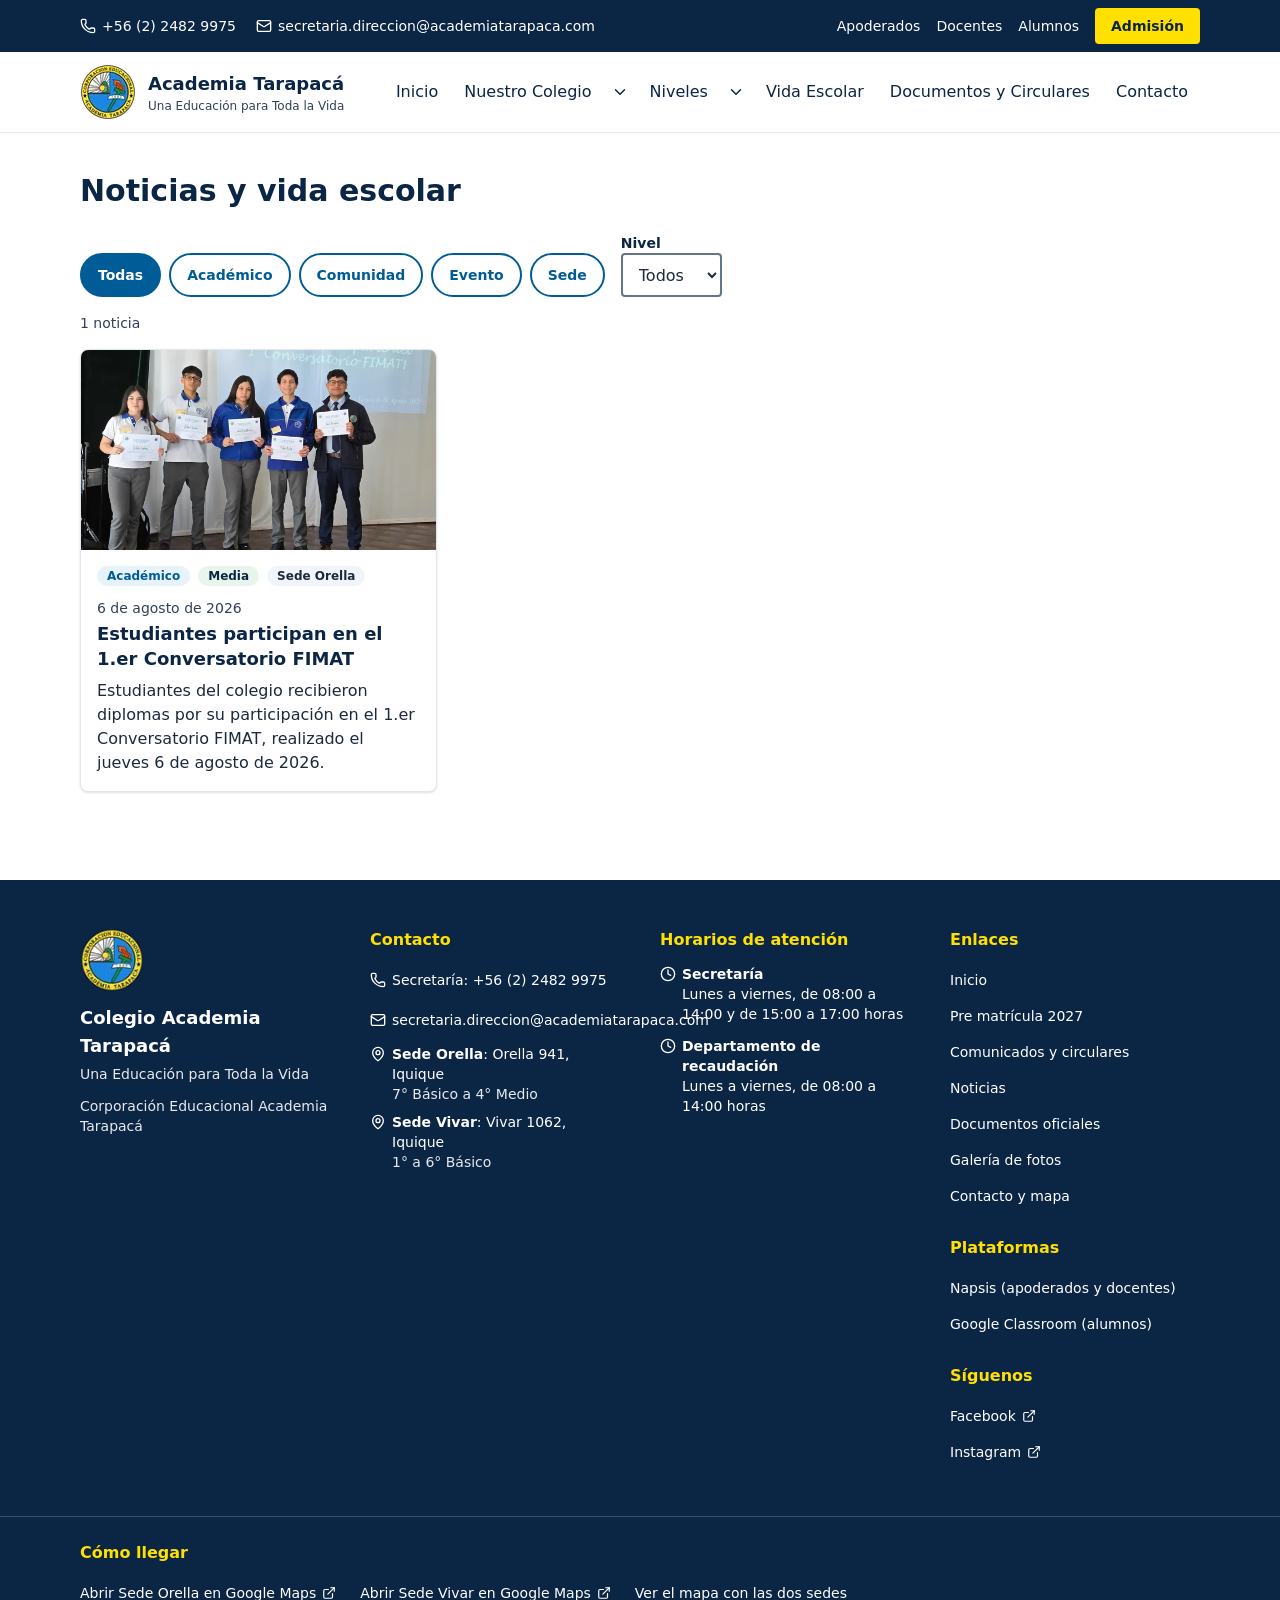
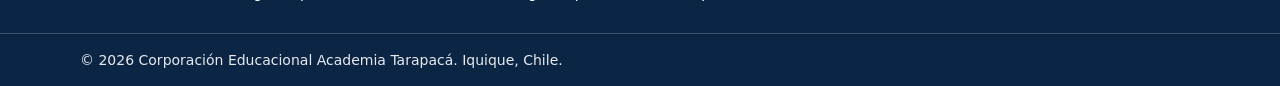
<file: noticias/index.html>
<!DOCTYPE html><html lang="es-CL"><head><meta charset="utf-8"><meta name="viewport" content="width=device-width, initial-scale=1"><title>Noticias y vida escolar | Colegio Academia Tarapacá</title><meta name="description" content="Actividades, logros y novedades de las dos sedes del Colegio Academia Tarapacá."><link rel="canonical" href="https://rgodoyossandon.github.io/noticias/"><meta name="robots" content="noindex, nofollow"><meta name="theme-color" content="#0b2545"><link rel="icon" href="/favicon.ico" sizes="32x32"><link rel="icon" type="image/png" href="/favicon-192.png" sizes="192x192"><link rel="apple-touch-icon" href="/apple-touch-icon.png"><link rel="manifest" href="/site.webmanifest"><meta property="og:type" content="website"><meta property="og:site_name" content="Colegio Academia Tarapacá"><meta property="og:locale" content="es_CL"><meta property="og:title" content="Noticias y vida escolar | Colegio Academia Tarapacá"><meta property="og:description" content="Actividades, logros y novedades de las dos sedes del Colegio Academia Tarapacá."><meta property="og:url" content="https://rgodoyossandon.github.io/noticias/"><meta property="og:image" content="https://rgodoyossandon.github.io/og-default.png"><meta property="og:image:width" content="1200"><meta property="og:image:height" content="630"><meta name="twitter:card" content="summary_large_image"><meta name="twitter:title" content="Noticias y vida escolar | Colegio Academia Tarapacá"><meta name="twitter:description" content="Actividades, logros y novedades de las dos sedes del Colegio Academia Tarapacá."><meta name="twitter:image" content="https://rgodoyossandon.github.io/og-default.png"><script type="application/ld+json">[{"@context":"https://schema.org","@type":"EducationalOrganization","@id":"https://rgodoyossandon.github.io/#organization","name":"Colegio Academia Tarapacá","legalName":"Corporación Educacional Academia Tarapacá","slogan":"Una Educación para Toda la Vida","url":"https://rgodoyossandon.github.io/","logo":"https://rgodoyossandon.github.io/favicon-512.png","image":"https://rgodoyossandon.github.io/og-default.png","telephone":"+56224829975","email":"secretaria.direccion@academiatarapaca.com","address":{"@type":"PostalAddress","streetAddress":"Orella 941","addressLocality":"Iquique","addressRegion":"Tarapacá","addressCountry":"CL"},"location":[{"@type":"Place","name":"Sede Orella","address":{"@type":"PostalAddress","streetAddress":"Orella 941","addressLocality":"Iquique","addressRegion":"Tarapacá","addressCountry":"CL"}},{"@type":"Place","name":"Sede Vivar","address":{"@type":"PostalAddress","streetAddress":"Vivar 1062","addressLocality":"Iquique","addressRegion":"Tarapacá","addressCountry":"CL"}}],"sameAs":["https://www.facebook.com/academiatarapaca","https://www.instagram.com/corp_academia_tarapaca/"]},{"@context":"https://schema.org","@type":"WebSite","@id":"https://rgodoyossandon.github.io/#website","url":"https://rgodoyossandon.github.io/","name":"Colegio Academia Tarapacá","inLanguage":"es-CL","publisher":{"@id":"https://rgodoyossandon.github.io/#organization"}},{"@context":"https://schema.org","@type":"BreadcrumbList","itemListElement":[{"@type":"ListItem","position":1,"name":"Inicio","item":"https://rgodoyossandon.github.io/"},{"@type":"ListItem","position":2,"name":"Noticias","item":"https://rgodoyossandon.github.io/noticias/"}]}]</script><meta http-equiv="content-security-policy" content="default-src 'self';img-src 'self' data: https://tile.openstreetmap.org;connect-src 'self';object-src 'none';base-uri 'self';form-action 'self'; script-src 'self' 'sha256-jXyWfdtmZTlC3MHitqFy9F6ZRyChXSMuRAN1tiQ5k94=' 'sha256-47DEQpj8HBSa+/TImW+5JCeuQeRkm5NMpJWZG3hSuFU=' 'sha256-TIeUoq8YjG+1eU3TQxnLSulaW6KFweMvcnfLgmMCs9I=' 'sha256-rILyMVqTNj9nHzawLft8p09/U6kZcMr0BP+RVJBtgcQ=' 'sha256-xIb/Pa7FUshAu4ihwjchYcQpyCI8eS8kt40GpOAYCz8=' 'sha256-1BvDVWLr3QCC20uHhUDi27eDFVJpk1uMQJGIWKUks2I=' 'sha256-kmZE/W8I1iuTnl1b3yqzv9/DQZenPngd3NjSKMQl7y0=' 'sha256-Y8t0ntteBwH+PqGKUyjWW3CAk+BNJKSoQc0xZ68FjhM=' 'sha256-0O7iB6zr9x0r6X6eWYITC9V5q+yWCGAoFvcysBGbY9Q='; style-src 'self' ;"><link rel="stylesheet" href="/_astro/BaseLayout.C5HijSdY.css"></head><body class="min-h-screen"><a href="#contenido" class="sr-only rounded bg-navy-900 px-4 py-2 font-semibold text-white focus:not-sr-only focus:absolute focus:left-2 focus:top-2 focus:z-50">Saltar al contenido</a><header><div class="on-dark bg-navy-900 text-sm text-white"><div class="mx-auto flex max-w-6xl flex-wrap items-center justify-between gap-x-6 gap-y-2 px-4 py-2"><ul class="flex flex-wrap items-center gap-x-5 gap-y-1"><li><a href="tel:+56224829975" class="inline-flex min-h-8 items-center gap-1.5 hover:underline"><svg xmlns="http://www.w3.org/2000/svg" width="16" height="16" viewBox="0 0 24 24" fill="none" stroke="currentColor" stroke-width="2" stroke-linecap="round" stroke-linejoin="round" class="lucide lucide-phone" aria-hidden="true"><path d="M13.832 16.568a1 1 0 0 0 1.213-.303l.355-.465A2 2 0 0 1 17 15h3a2 2 0 0 1 2 2v3a2 2 0 0 1-2 2A18 18 0 0 1 2 4a2 2 0 0 1 2-2h3a2 2 0 0 1 2 2v3a2 2 0 0 1-.8 1.6l-.468.351a1 1 0 0 0-.292 1.233 14 14 0 0 0 6.392 6.384"></path></svg><span>+56 (2) 2482 9975</span></a></li><li><a href="mailto:secretaria.direccion@academiatarapaca.com" class="inline-flex min-h-8 min-w-8 items-center justify-center gap-1.5 hover:underline md:min-w-0 md:justify-start" aria-label="Correo: secretaria.direccion@academiatarapaca.com"><svg xmlns="http://www.w3.org/2000/svg" width="16" height="16" viewBox="0 0 24 24" fill="none" stroke="currentColor" stroke-width="2" stroke-linecap="round" stroke-linejoin="round" class="lucide lucide-mail" aria-hidden="true"><path d="m22 7-8.991 5.727a2 2 0 0 1-2.009 0L2 7"></path><rect x="2" y="4" width="20" height="16" rx="2"></rect></svg><span class="hidden md:inline">secretaria.direccion@academiatarapaca.com</span></a></li></ul><nav aria-label="Accesos a plataformas" class="flex flex-wrap items-center gap-x-4 gap-y-2"><ul class="flex flex-wrap items-center gap-x-4 gap-y-1"><li><a href="https://login.napsis.com/" target="_blank" rel="noopener noreferrer" class="inline-flex min-h-8 items-center hover:underline" data-track="platform_access" data-track-platform="napsis" data-track-audience="apoderado">Apoderados<span class="sr-only"> (se abre en una pestaña nueva)</span></a></li><li><a href="https://login.napsis.com/" target="_blank" rel="noopener noreferrer" class="inline-flex min-h-8 items-center hover:underline" data-track="platform_access" data-track-platform="napsis" data-track-audience="docente">Docentes<span class="sr-only"> (se abre en una pestaña nueva)</span></a></li><li><a href="https://classroom.google.com/" target="_blank" rel="noopener noreferrer" class="inline-flex min-h-8 items-center hover:underline" data-track="platform_access" data-track-platform="classroom" data-track-audience="alumno">Alumnos<span class="sr-only"> (se abre en una pestaña nueva)</span></a></li></ul><a href="/#admision" class="inline-flex min-h-9 items-center rounded bg-sol-400 px-4 font-semibold text-navy-900 hover:bg-sol-300" data-track="cta_click" data-track-cta-id="topbar-admision" data-track-location="topbar">Admisión</a></nav></div></div><div class="border-b border-slate-200 bg-white"><div class="mx-auto flex max-w-6xl flex-wrap items-center justify-between gap-x-4 gap-y-2 px-4 py-3"><a href="/" class="flex items-center gap-3"><img src="/_astro/logo-escudo.wjzynVmR_2cuWsb.webp" alt loading="eager" decoding="async" width="56" height="56" class="h-12 w-12 md:h-14 md:w-14"><span class="leading-tight"><span class="block text-lg font-bold text-navy-900">Academia Tarapacá</span><span class="block text-xs text-slate-700">Una Educación para Toda la Vida</span><span class="sr-only"> (ir al inicio)</span></span></a><button type="button" id="menu-toggle" class="group inline-flex min-h-11 min-w-11 items-center justify-center rounded border-2 border-azul-700 text-azul-700 md:hidden" aria-expanded="false" aria-controls="site-nav" aria-label="Abrir menú"><svg xmlns="http://www.w3.org/2000/svg" width="24" height="24" viewBox="0 0 24 24" fill="none" stroke="currentColor" stroke-width="2" stroke-linecap="round" stroke-linejoin="round" class="lucide lucide-menu group-aria-expanded:hidden" aria-hidden="true"><path d="M4 5h16"></path><path d="M4 12h16"></path><path d="M4 19h16"></path></svg><svg xmlns="http://www.w3.org/2000/svg" width="24" height="24" viewBox="0 0 24 24" fill="none" stroke="currentColor" stroke-width="2" stroke-linecap="round" stroke-linejoin="round" class="lucide lucide-x hidden group-aria-expanded:block" aria-hidden="true"><path d="M18 6 6 18"></path><path d="m6 6 12 12"></path></svg></button><nav id="site-nav" aria-label="Principal" class="hidden w-full md:block md:w-auto"><ul class="flex flex-col gap-1 py-2 md:flex-row md:items-center md:gap-0.5 md:py-0"><li class="group relative"><a href="/" class="inline-flex min-h-11 items-center rounded px-3 py-2 font-medium text-navy-900 hover:bg-azul-50 hover:text-azul-700">Inicio</a></li><li class="group relative" data-dropdown><div class="flex items-center"><a href="/nuestro-colegio/" class="inline-flex min-h-11 items-center rounded px-3 py-2 font-medium text-navy-900 hover:bg-azul-50 hover:text-azul-700">Nuestro Colegio</a><button type="button" class="hidden min-h-11 min-w-8 items-center justify-center rounded text-navy-900 hover:bg-azul-50 md:inline-flex" aria-expanded="false" aria-label="Mostrar opciones de Nuestro Colegio" data-dropdown-toggle><svg xmlns="http://www.w3.org/2000/svg" width="18" height="18" viewBox="0 0 24 24" fill="none" stroke="currentColor" stroke-width="2" stroke-linecap="round" stroke-linejoin="round" class="lucide lucide-chevron-down" aria-hidden="true"><path d="m6 9 6 6 6-6"></path></svg></button></div><ul class="mb-1 ml-4 border-l-2 border-sol-400 pl-2 md:absolute md:left-0 md:top-full md:z-40 md:mb-0 md:ml-0 md:hidden md:min-w-56 md:rounded md:border md:border-l-slate-200 md:bg-white md:p-1 md:shadow-lg md:group-data-[open=true]:block"><li><a href="/nuestro-colegio/historia/" class="inline-flex min-h-11 items-center rounded px-3 py-2 font-medium text-navy-900 hover:bg-azul-50 hover:text-azul-700 w-full">Historia</a></li><li><a href="/nuestro-colegio/mision/" class="inline-flex min-h-11 items-center rounded px-3 py-2 font-medium text-navy-900 hover:bg-azul-50 hover:text-azul-700 w-full">Misión</a></li><li><a href="/nuestro-colegio/vision/" class="inline-flex min-h-11 items-center rounded px-3 py-2 font-medium text-navy-900 hover:bg-azul-50 hover:text-azul-700 w-full">Visión</a></li><li><a href="/nuestro-colegio/proyecto-educativo/" class="inline-flex min-h-11 items-center rounded px-3 py-2 font-medium text-navy-900 hover:bg-azul-50 hover:text-azul-700 w-full">Proyecto Educativo (PEI)</a></li><li><a href="/nuestro-colegio/equipo/" class="inline-flex min-h-11 items-center rounded px-3 py-2 font-medium text-navy-900 hover:bg-azul-50 hover:text-azul-700 w-full">Equipo</a></li></ul></li><li class="group relative" data-dropdown><div class="flex items-center"><a href="/#niveles" class="inline-flex min-h-11 items-center rounded px-3 py-2 font-medium text-navy-900 hover:bg-azul-50 hover:text-azul-700">Niveles</a><button type="button" class="hidden min-h-11 min-w-8 items-center justify-center rounded text-navy-900 hover:bg-azul-50 md:inline-flex" aria-expanded="false" aria-label="Mostrar opciones de Niveles" data-dropdown-toggle><svg xmlns="http://www.w3.org/2000/svg" width="18" height="18" viewBox="0 0 24 24" fill="none" stroke="currentColor" stroke-width="2" stroke-linecap="round" stroke-linejoin="round" class="lucide lucide-chevron-down" aria-hidden="true"><path d="m6 9 6 6 6-6"></path></svg></button></div><ul class="mb-1 ml-4 border-l-2 border-sol-400 pl-2 md:absolute md:left-0 md:top-full md:z-40 md:mb-0 md:ml-0 md:hidden md:min-w-56 md:rounded md:border md:border-l-slate-200 md:bg-white md:p-1 md:shadow-lg md:group-data-[open=true]:block"><li><a href="/#basica" class="inline-flex min-h-11 items-center rounded px-3 py-2 font-medium text-navy-900 hover:bg-azul-50 hover:text-azul-700 w-full">Básica</a></li><li><a href="/#media" class="inline-flex min-h-11 items-center rounded px-3 py-2 font-medium text-navy-900 hover:bg-azul-50 hover:text-azul-700 w-full">Media</a></li></ul></li><li class="group relative"><a href="/noticias/" class="inline-flex min-h-11 items-center rounded px-3 py-2 font-medium text-navy-900 hover:bg-azul-50 hover:text-azul-700">Vida Escolar</a></li><li class="group relative"><a href="/documentos/" class="inline-flex min-h-11 items-center rounded px-3 py-2 font-medium text-navy-900 hover:bg-azul-50 hover:text-azul-700">Documentos y Circulares</a></li><li class="group relative"><a href="/contacto/" class="inline-flex min-h-11 items-center rounded px-3 py-2 font-medium text-navy-900 hover:bg-azul-50 hover:text-azul-700">Contacto</a></li></ul></nav><noscript><style>
        #site-nav {
          display: block;
        }
      </style></noscript></div></div><script type="module">var e=document.getElementById(`menu-toggle`),t=document.getElementById(`site-nav`),n=Array.from(document.querySelectorAll(`[data-dropdown]`));function r(n){e&&t&&(e.setAttribute(`aria-expanded`,String(n)),e.setAttribute(`aria-label`,n?`Cerrar menú`:`Abrir menú`),t.classList.toggle(`hidden`,!n))}function i(e,t){e.dataset.open=String(t),e.querySelector(`[data-dropdown-toggle]`)?.setAttribute(`aria-expanded`,String(t))}function a(e){for(let t of n)t!==e&&i(t,!1)}e?.addEventListener(`click`,()=>r(e.getAttribute(`aria-expanded`)!==`true`));for(let e of n)e.querySelector(`[data-dropdown-toggle]`)?.addEventListener(`click`,()=>{let t=e.dataset.open!==`true`;a(e),i(e,t)});document.addEventListener(`click`,e=>{let t=e.target;n.some(e=>e.contains(t))||a()}),document.addEventListener(`keydown`,t=>{if(t.key!==`Escape`)return;let a=n.find(e=>e.dataset.open===`true`);a?(i(a,!1),a.querySelector(`[data-dropdown-toggle]`)?.focus()):e?.getAttribute(`aria-expanded`)===`true`&&(r(!1),e.focus())});for(let e of n)e.addEventListener(`focusout`,t=>{e.contains(t.relatedTarget)||i(e,!1)});window.matchMedia(`(min-width: 768px)`).addEventListener(`change`,e=>{e.matches&&r(!1)});</script></header><main id="contenido" tabindex="-1"><div class="mx-auto max-w-6xl px-4 py-10" data-news-filters><h1 class="text-3xl font-bold text-navy-900">Noticias y vida escolar</h1><div class="mt-6 flex flex-wrap items-end gap-4" role="group" aria-label="Filtrar noticias"><div class="flex flex-wrap gap-2" role="group" aria-label="Por categoría" data-filter-category hidden><button type="button" class="min-h-11 rounded-full border-2 border-azul-700 px-4 py-1 text-sm font-semibold text-azul-700 hover:bg-azul-50 aria-pressed:bg-azul-700 aria-pressed:text-white" data-value="" aria-pressed="true">Todas</button><button type="button" class="min-h-11 rounded-full border-2 border-azul-700 px-4 py-1 text-sm font-semibold text-azul-700 hover:bg-azul-50 aria-pressed:bg-azul-700 aria-pressed:text-white" data-value="academico" aria-pressed="false">Académico</button><button type="button" class="min-h-11 rounded-full border-2 border-azul-700 px-4 py-1 text-sm font-semibold text-azul-700 hover:bg-azul-50 aria-pressed:bg-azul-700 aria-pressed:text-white" data-value="comunidad" aria-pressed="false">Comunidad</button><button type="button" class="min-h-11 rounded-full border-2 border-azul-700 px-4 py-1 text-sm font-semibold text-azul-700 hover:bg-azul-50 aria-pressed:bg-azul-700 aria-pressed:text-white" data-value="evento" aria-pressed="false">Evento</button><button type="button" class="min-h-11 rounded-full border-2 border-azul-700 px-4 py-1 text-sm font-semibold text-azul-700 hover:bg-azul-50 aria-pressed:bg-azul-700 aria-pressed:text-white" data-value="sede" aria-pressed="false">Sede</button></div><div data-filter-level hidden><label for="nivel" class="block text-sm font-semibold text-navy-900">Nivel</label><select id="nivel" class="min-h-11 rounded border-2 border-slate-500 bg-white px-3"><option value="">Todos</option><option value="basica">Básica</option><option value="media">Media</option></select></div></div><p class="mt-4 text-sm text-slate-700" role="status" data-news-count>1 noticia</p><ul class="mt-4 grid gap-6 sm:grid-cols-2 lg:grid-cols-3"><li data-news-wrapper><article class="flex h-full flex-col overflow-hidden rounded-lg border border-slate-200 bg-white shadow-sm" data-news-item data-category="academico" data-levels="media"><img src="/_astro/fimat-conversatorio-2026-08-06.C9qoMeaO_2hHBvJ.webp" alt="Cuatro estudiantes y un adulto del colegio sostienen sus diplomas frente a una pantalla que dice «Gracias por ser parte del 1° Conversatorio FIMAT»." loading="lazy" decoding="async" width="640" height="360" class="aspect-video w-full object-cover"><div class="flex flex-1 flex-col p-4"><ul class="flex flex-wrap items-center gap-2" aria-label="Etiquetas"><li class="rounded-full px-2.5 py-0.5 text-xs font-semibold bg-azul-50 text-azul-700">Académico</li><li class="rounded-full px-2.5 py-0.5 text-xs font-semibold bg-verde-50 text-navy-900">Media</li><li class="rounded-full px-2.5 py-0.5 text-xs font-semibold bg-slate-100 text-slate-800">Sede Orella</li></ul><p class="mt-3 text-sm text-slate-700"><time datetime="2026-08-06">6 de agosto de 2026</time></p><h2 class="mt-1 text-lg font-semibold leading-snug text-navy-900"><a href="/noticias/conversatorio-fimat-2026-08-06/" class="hover:text-azul-700 hover:underline">Estudiantes participan en el 1.er Conversatorio FIMAT</a></h2><p class="mt-2 text-slate-800">Estudiantes del colegio recibieron diplomas por su participación en el 1.er Conversatorio FIMAT, realizado el jueves 6 de agosto de 2026.</p></div></article></li></ul><p class="mt-6 text-slate-700" data-news-empty hidden>No hay noticias con esos filtros.</p></div></main><footer class="on-dark mt-12 bg-navy-900 text-white"><div class="mx-auto grid max-w-6xl gap-10 px-4 py-12 sm:grid-cols-2 lg:grid-cols-4"><section aria-labelledby="pie-colegio"><h2 id="pie-colegio" class="sr-only">El colegio</h2><img src="/_astro/logo-escudo.wjzynVmR_Z1zXqo6.webp" alt loading="lazy" decoding="async" width="72" height="72" class="h-16 w-16"><p class="mt-3 text-lg font-bold">Colegio Academia Tarapacá</p><p class="mt-1 text-sm text-white/90">Una Educación para Toda la Vida</p><p class="mt-3 text-sm text-white/90">Corporación Educacional Academia Tarapacá</p></section><section id="contacto" class="scroll-mt-4" aria-labelledby="pie-contacto"><h2 id="pie-contacto" class="text-base font-semibold text-sol-400">Contacto</h2><ul class="mt-3 space-y-2 text-sm"><li><a href="tel:+56224829975" class="inline-flex min-h-8 items-center gap-1.5 hover:underline"><svg xmlns="http://www.w3.org/2000/svg" width="16" height="16" viewBox="0 0 24 24" fill="none" stroke="currentColor" stroke-width="2" stroke-linecap="round" stroke-linejoin="round" class="lucide lucide-phone" aria-hidden="true"><path d="M13.832 16.568a1 1 0 0 0 1.213-.303l.355-.465A2 2 0 0 1 17 15h3a2 2 0 0 1 2 2v3a2 2 0 0 1-2 2A18 18 0 0 1 2 4a2 2 0 0 1 2-2h3a2 2 0 0 1 2 2v3a2 2 0 0 1-.8 1.6l-.468.351a1 1 0 0 0-.292 1.233 14 14 0 0 0 6.392 6.384"></path></svg>Secretaría: +56 (2) 2482 9975</a></li><li><a href="mailto:secretaria.direccion@academiatarapaca.com" class="inline-flex min-h-8 items-center gap-1.5 hover:underline"><svg xmlns="http://www.w3.org/2000/svg" width="16" height="16" viewBox="0 0 24 24" fill="none" stroke="currentColor" stroke-width="2" stroke-linecap="round" stroke-linejoin="round" class="lucide lucide-mail" aria-hidden="true"><path d="m22 7-8.991 5.727a2 2 0 0 1-2.009 0L2 7"></path><rect x="2" y="4" width="20" height="16" rx="2"></rect></svg>secretaria.direccion@academiatarapaca.com</a></li><li class="flex items-start gap-1.5"><svg xmlns="http://www.w3.org/2000/svg" width="16" height="16" viewBox="0 0 24 24" fill="none" stroke="currentColor" stroke-width="2" stroke-linecap="round" stroke-linejoin="round" class="lucide lucide-map-pin mt-0.5 shrink-0" aria-hidden="true"><path d="M20 10c0 4.993-5.539 10.193-7.399 11.799a1 1 0 0 1-1.202 0C9.539 20.193 4 14.993 4 10a8 8 0 0 1 16 0"></path><circle cx="12" cy="10" r="3"></circle></svg><span><strong>Sede Orella</strong>: Orella 941, Iquique<br><span class="text-white/90">7° Básico a 4° Medio</span></span></li><li class="flex items-start gap-1.5"><svg xmlns="http://www.w3.org/2000/svg" width="16" height="16" viewBox="0 0 24 24" fill="none" stroke="currentColor" stroke-width="2" stroke-linecap="round" stroke-linejoin="round" class="lucide lucide-map-pin mt-0.5 shrink-0" aria-hidden="true"><path d="M20 10c0 4.993-5.539 10.193-7.399 11.799a1 1 0 0 1-1.202 0C9.539 20.193 4 14.993 4 10a8 8 0 0 1 16 0"></path><circle cx="12" cy="10" r="3"></circle></svg><span><strong>Sede Vivar</strong>: Vivar 1062, Iquique<br><span class="text-white/90">1° a 6° Básico</span></span></li></ul></section><section aria-labelledby="pie-atencion"><h2 id="pie-atencion" class="text-base font-semibold text-sol-400">Horarios de atención</h2><ul class="mt-3 space-y-3 text-sm"><li class="flex items-start gap-1.5"><svg xmlns="http://www.w3.org/2000/svg" width="16" height="16" viewBox="0 0 24 24" fill="none" stroke="currentColor" stroke-width="2" stroke-linecap="round" stroke-linejoin="round" class="lucide lucide-clock mt-0.5 shrink-0" aria-hidden="true"><circle cx="12" cy="12" r="10"></circle><path d="M12 6v6l4 2"></path></svg><span><strong>Secretaría</strong><br>Lunes a viernes, de 08:00 a 14:00 y de 15:00 a 17:00 horas</span></li><li class="flex items-start gap-1.5"><svg xmlns="http://www.w3.org/2000/svg" width="16" height="16" viewBox="0 0 24 24" fill="none" stroke="currentColor" stroke-width="2" stroke-linecap="round" stroke-linejoin="round" class="lucide lucide-clock mt-0.5 shrink-0" aria-hidden="true"><circle cx="12" cy="12" r="10"></circle><path d="M12 6v6l4 2"></path></svg><span><strong>Departamento de recaudación</strong><br>Lunes a viernes, de 08:00 a 14:00 horas</span></li></ul></section><nav aria-label="Enlaces del pie de página"><h2 class="text-base font-semibold text-sol-400">Enlaces</h2><ul class="mt-3 space-y-1 text-sm"><li><a href="/" class="inline-flex min-h-8 items-center gap-1.5 hover:underline">Inicio</a></li><li><a href="https://prematricula-academia.web.app/" class="inline-flex min-h-8 items-center gap-1.5 hover:underline" target="_blank" rel="noopener noreferrer">Pre matrícula 2027<span class="sr-only"> (se abre en una pestaña nueva)</span></a></li><li><a href="/comunicados/" class="inline-flex min-h-8 items-center gap-1.5 hover:underline">Comunicados y circulares</a></li><li><a href="/noticias/" class="inline-flex min-h-8 items-center gap-1.5 hover:underline">Noticias</a></li><li><a href="/documentos/" class="inline-flex min-h-8 items-center gap-1.5 hover:underline">Documentos oficiales</a></li><li><a href="/galeria/" class="inline-flex min-h-8 items-center gap-1.5 hover:underline">Galería de fotos</a></li><li><a href="/contacto/" class="inline-flex min-h-8 items-center gap-1.5 hover:underline">Contacto y mapa</a></li></ul><h2 class="text-base font-semibold text-sol-400 mt-6">Plataformas</h2><ul class="mt-3 space-y-1 text-sm"><li><a href="https://login.napsis.com/" class="inline-flex min-h-8 items-center gap-1.5 hover:underline" target="_blank" rel="noopener noreferrer" data-track="platform_access" data-track-platform="napsis" data-track-audience="apoderado">Napsis (apoderados y docentes)<span class="sr-only"> (se abre en una pestaña nueva)</span></a></li><li><a href="https://classroom.google.com/" class="inline-flex min-h-8 items-center gap-1.5 hover:underline" target="_blank" rel="noopener noreferrer" data-track="platform_access" data-track-platform="classroom" data-track-audience="alumno">Google Classroom (alumnos)<span class="sr-only"> (se abre en una pestaña nueva)</span></a></li></ul><h2 class="text-base font-semibold text-sol-400 mt-6">Síguenos</h2><ul class="mt-3 space-y-1 text-sm"><li><a href="https://www.facebook.com/academiatarapaca" class="inline-flex min-h-8 items-center gap-1.5 hover:underline" target="_blank" rel="noopener noreferrer">Facebook<svg xmlns="http://www.w3.org/2000/svg" width="14" height="14" viewBox="0 0 24 24" fill="none" stroke="currentColor" stroke-width="2" stroke-linecap="round" stroke-linejoin="round" class="lucide lucide-external-link" aria-hidden="true"><path d="M15 3h6v6"></path><path d="M10 14 21 3"></path><path d="M18 13v6a2 2 0 0 1-2 2H5a2 2 0 0 1-2-2V8a2 2 0 0 1 2-2h6"></path></svg><span class="sr-only"> del colegio (se abre en una pestaña nueva)</span></a></li><li><a href="https://www.instagram.com/corp_academia_tarapaca/" class="inline-flex min-h-8 items-center gap-1.5 hover:underline" target="_blank" rel="noopener noreferrer">Instagram<svg xmlns="http://www.w3.org/2000/svg" width="14" height="14" viewBox="0 0 24 24" fill="none" stroke="currentColor" stroke-width="2" stroke-linecap="round" stroke-linejoin="round" class="lucide lucide-external-link" aria-hidden="true"><path d="M15 3h6v6"></path><path d="M10 14 21 3"></path><path d="M18 13v6a2 2 0 0 1-2 2H5a2 2 0 0 1-2-2V8a2 2 0 0 1 2-2h6"></path></svg><span class="sr-only"> del colegio (se abre en una pestaña nueva)</span></a></li></ul></nav></div><div class="border-t border-white/20"><div class="mx-auto max-w-6xl px-4 py-6"><h2 class="text-base font-semibold text-sol-400">Cómo llegar</h2><ul class="mt-3 flex flex-wrap gap-x-6 gap-y-1 text-sm"><li><a href="https://www.google.com/maps/search/?api=1&amp;query=Orella%20941%2C%20Iquique%2C%20Chile" class="inline-flex min-h-8 items-center gap-1.5 hover:underline" target="_blank" rel="noopener noreferrer">Abrir Sede Orella en Google Maps<svg xmlns="http://www.w3.org/2000/svg" width="14" height="14" viewBox="0 0 24 24" fill="none" stroke="currentColor" stroke-width="2" stroke-linecap="round" stroke-linejoin="round" class="lucide lucide-external-link" aria-hidden="true"><path d="M15 3h6v6"></path><path d="M10 14 21 3"></path><path d="M18 13v6a2 2 0 0 1-2 2H5a2 2 0 0 1-2-2V8a2 2 0 0 1 2-2h6"></path></svg><span class="sr-only"> (se abre en una pestaña nueva)</span></a></li><li><a href="https://www.google.com/maps/search/?api=1&amp;query=Vivar%201062%2C%20Iquique%2C%20Chile" class="inline-flex min-h-8 items-center gap-1.5 hover:underline" target="_blank" rel="noopener noreferrer">Abrir Sede Vivar en Google Maps<svg xmlns="http://www.w3.org/2000/svg" width="14" height="14" viewBox="0 0 24 24" fill="none" stroke="currentColor" stroke-width="2" stroke-linecap="round" stroke-linejoin="round" class="lucide lucide-external-link" aria-hidden="true"><path d="M15 3h6v6"></path><path d="M10 14 21 3"></path><path d="M18 13v6a2 2 0 0 1-2 2H5a2 2 0 0 1-2-2V8a2 2 0 0 1 2-2h6"></path></svg><span class="sr-only"> (se abre en una pestaña nueva)</span></a></li><li><a href="/contacto/" class="inline-flex min-h-8 items-center gap-1.5 hover:underline">Ver el mapa con las dos sedes</a></li></ul></div></div><div class="border-t border-white/20"><div class="mx-auto flex max-w-6xl flex-wrap items-center justify-between gap-2 px-4 py-4 text-sm text-white/90"><p>© 2026 Corporación Educacional Academia Tarapacá. Iquique, Chile.</p></div></div></footer></body></html><script type="module" src="/_astro/index.astro_astro_type_script_index_0_lang.B-O__geu.js"></script>
</file>
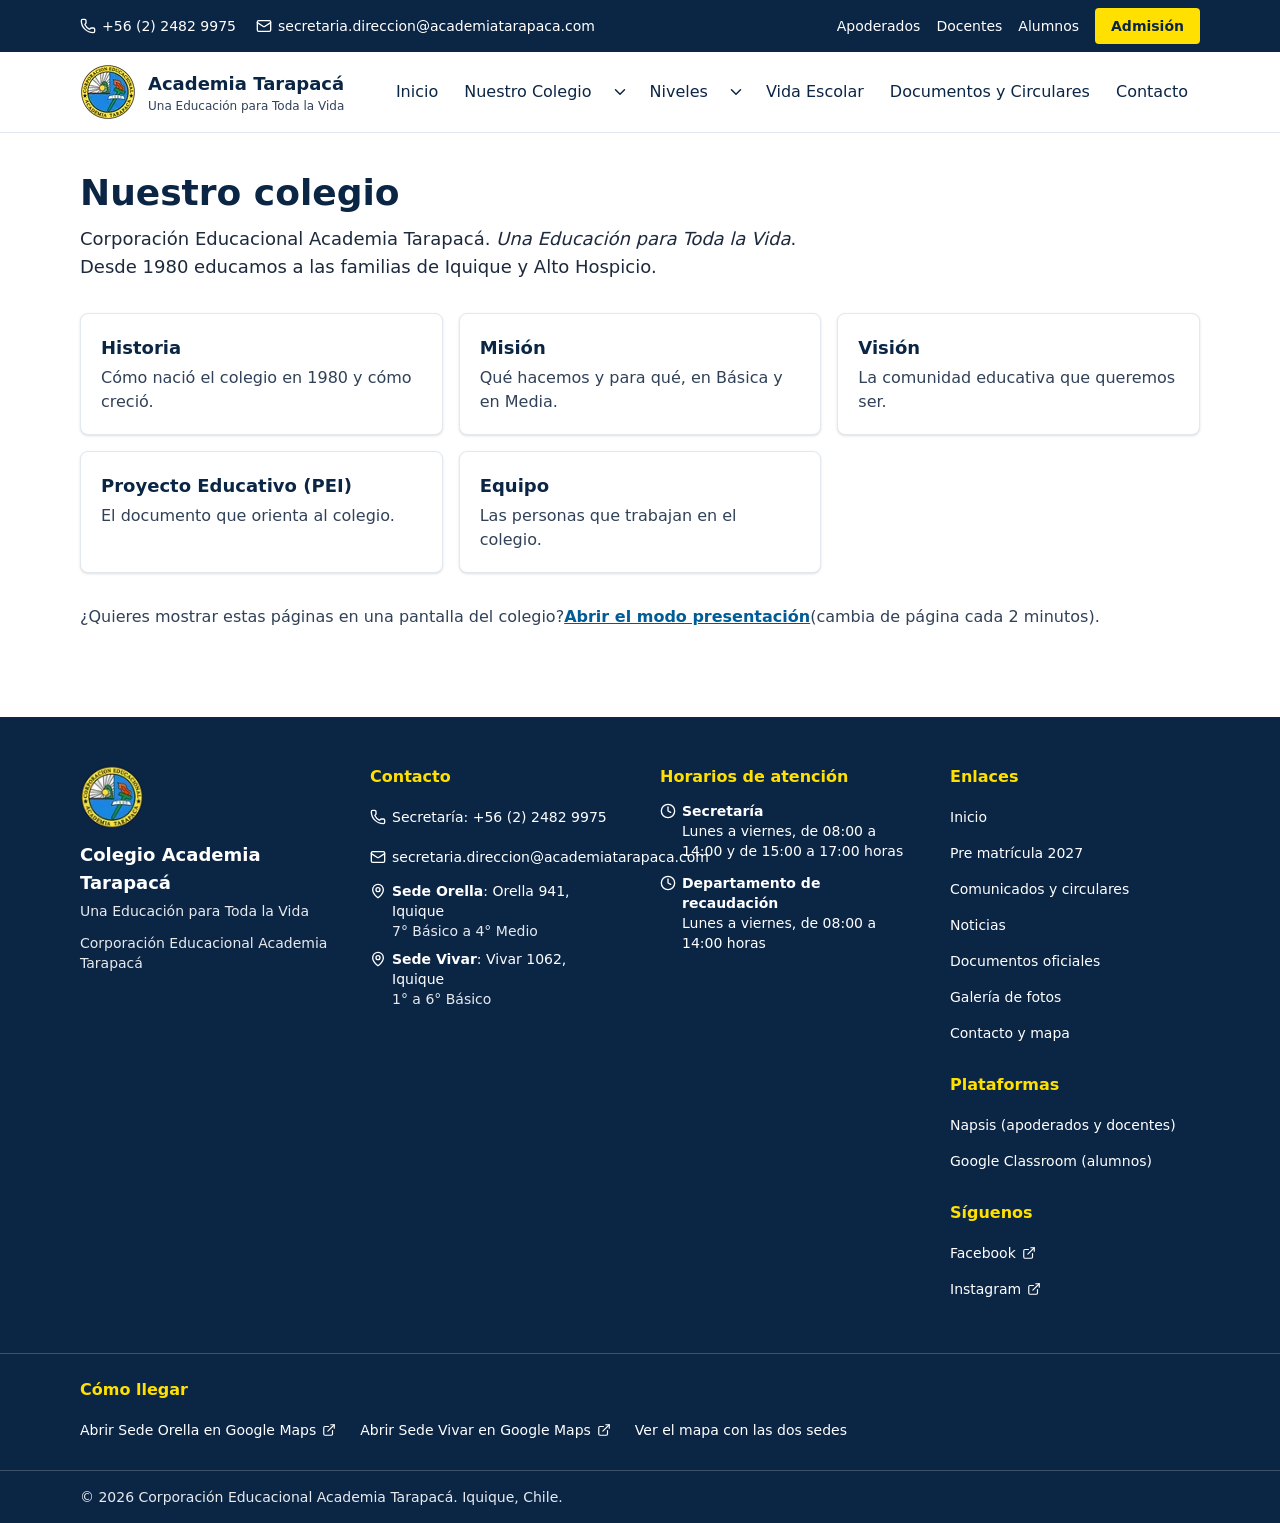
<file: nuestro-colegio/index.html>
<!DOCTYPE html><html lang="es-CL"><head><meta charset="utf-8"><meta name="viewport" content="width=device-width, initial-scale=1"><title>Nuestro colegio | Colegio Academia Tarapacá</title><meta name="description" content="Historia, misión, visión, proyecto educativo y equipo del Colegio Academia Tarapacá."><link rel="canonical" href="https://rgodoyossandon.github.io/nuestro-colegio/"><meta name="robots" content="noindex, nofollow"><meta name="theme-color" content="#0b2545"><link rel="icon" href="/favicon.ico" sizes="32x32"><link rel="icon" type="image/png" href="/favicon-192.png" sizes="192x192"><link rel="apple-touch-icon" href="/apple-touch-icon.png"><link rel="manifest" href="/site.webmanifest"><meta property="og:type" content="website"><meta property="og:site_name" content="Colegio Academia Tarapacá"><meta property="og:locale" content="es_CL"><meta property="og:title" content="Nuestro colegio | Colegio Academia Tarapacá"><meta property="og:description" content="Historia, misión, visión, proyecto educativo y equipo del Colegio Academia Tarapacá."><meta property="og:url" content="https://rgodoyossandon.github.io/nuestro-colegio/"><meta property="og:image" content="https://rgodoyossandon.github.io/og-default.png"><meta property="og:image:width" content="1200"><meta property="og:image:height" content="630"><meta name="twitter:card" content="summary_large_image"><meta name="twitter:title" content="Nuestro colegio | Colegio Academia Tarapacá"><meta name="twitter:description" content="Historia, misión, visión, proyecto educativo y equipo del Colegio Academia Tarapacá."><meta name="twitter:image" content="https://rgodoyossandon.github.io/og-default.png"><script type="application/ld+json">[{"@context":"https://schema.org","@type":"EducationalOrganization","@id":"https://rgodoyossandon.github.io/#organization","name":"Colegio Academia Tarapacá","legalName":"Corporación Educacional Academia Tarapacá","slogan":"Una Educación para Toda la Vida","url":"https://rgodoyossandon.github.io/","logo":"https://rgodoyossandon.github.io/favicon-512.png","image":"https://rgodoyossandon.github.io/og-default.png","telephone":"+56224829975","email":"secretaria.direccion@academiatarapaca.com","address":{"@type":"PostalAddress","streetAddress":"Orella 941","addressLocality":"Iquique","addressRegion":"Tarapacá","addressCountry":"CL"},"location":[{"@type":"Place","name":"Sede Orella","address":{"@type":"PostalAddress","streetAddress":"Orella 941","addressLocality":"Iquique","addressRegion":"Tarapacá","addressCountry":"CL"}},{"@type":"Place","name":"Sede Vivar","address":{"@type":"PostalAddress","streetAddress":"Vivar 1062","addressLocality":"Iquique","addressRegion":"Tarapacá","addressCountry":"CL"}}],"sameAs":["https://www.facebook.com/academiatarapaca","https://www.instagram.com/corp_academia_tarapaca/"]},{"@context":"https://schema.org","@type":"WebSite","@id":"https://rgodoyossandon.github.io/#website","url":"https://rgodoyossandon.github.io/","name":"Colegio Academia Tarapacá","inLanguage":"es-CL","publisher":{"@id":"https://rgodoyossandon.github.io/#organization"}},{"@context":"https://schema.org","@type":"BreadcrumbList","itemListElement":[{"@type":"ListItem","position":1,"name":"Inicio","item":"https://rgodoyossandon.github.io/"},{"@type":"ListItem","position":2,"name":"Nuestro colegio","item":"https://rgodoyossandon.github.io/nuestro-colegio/"}]}]</script><meta http-equiv="content-security-policy" content="default-src 'self';img-src 'self' data: https://tile.openstreetmap.org;connect-src 'self';object-src 'none';base-uri 'self';form-action 'self'; script-src 'self' 'sha256-jXyWfdtmZTlC3MHitqFy9F6ZRyChXSMuRAN1tiQ5k94=' 'sha256-47DEQpj8HBSa+/TImW+5JCeuQeRkm5NMpJWZG3hSuFU=' 'sha256-TIeUoq8YjG+1eU3TQxnLSulaW6KFweMvcnfLgmMCs9I=' 'sha256-rILyMVqTNj9nHzawLft8p09/U6kZcMr0BP+RVJBtgcQ=' 'sha256-xIb/Pa7FUshAu4ihwjchYcQpyCI8eS8kt40GpOAYCz8=' 'sha256-1BvDVWLr3QCC20uHhUDi27eDFVJpk1uMQJGIWKUks2I=' 'sha256-kmZE/W8I1iuTnl1b3yqzv9/DQZenPngd3NjSKMQl7y0=' 'sha256-Y8t0ntteBwH+PqGKUyjWW3CAk+BNJKSoQc0xZ68FjhM=' 'sha256-0O7iB6zr9x0r6X6eWYITC9V5q+yWCGAoFvcysBGbY9Q='; style-src 'self' ;"><link rel="stylesheet" href="/_astro/BaseLayout.C5HijSdY.css"></head><body class="min-h-screen"><a href="#contenido" class="sr-only rounded bg-navy-900 px-4 py-2 font-semibold text-white focus:not-sr-only focus:absolute focus:left-2 focus:top-2 focus:z-50">Saltar al contenido</a><header><div class="on-dark bg-navy-900 text-sm text-white"><div class="mx-auto flex max-w-6xl flex-wrap items-center justify-between gap-x-6 gap-y-2 px-4 py-2"><ul class="flex flex-wrap items-center gap-x-5 gap-y-1"><li><a href="tel:+56224829975" class="inline-flex min-h-8 items-center gap-1.5 hover:underline"><svg xmlns="http://www.w3.org/2000/svg" width="16" height="16" viewBox="0 0 24 24" fill="none" stroke="currentColor" stroke-width="2" stroke-linecap="round" stroke-linejoin="round" class="lucide lucide-phone" aria-hidden="true"><path d="M13.832 16.568a1 1 0 0 0 1.213-.303l.355-.465A2 2 0 0 1 17 15h3a2 2 0 0 1 2 2v3a2 2 0 0 1-2 2A18 18 0 0 1 2 4a2 2 0 0 1 2-2h3a2 2 0 0 1 2 2v3a2 2 0 0 1-.8 1.6l-.468.351a1 1 0 0 0-.292 1.233 14 14 0 0 0 6.392 6.384"></path></svg><span>+56 (2) 2482 9975</span></a></li><li><a href="mailto:secretaria.direccion@academiatarapaca.com" class="inline-flex min-h-8 min-w-8 items-center justify-center gap-1.5 hover:underline md:min-w-0 md:justify-start" aria-label="Correo: secretaria.direccion@academiatarapaca.com"><svg xmlns="http://www.w3.org/2000/svg" width="16" height="16" viewBox="0 0 24 24" fill="none" stroke="currentColor" stroke-width="2" stroke-linecap="round" stroke-linejoin="round" class="lucide lucide-mail" aria-hidden="true"><path d="m22 7-8.991 5.727a2 2 0 0 1-2.009 0L2 7"></path><rect x="2" y="4" width="20" height="16" rx="2"></rect></svg><span class="hidden md:inline">secretaria.direccion@academiatarapaca.com</span></a></li></ul><nav aria-label="Accesos a plataformas" class="flex flex-wrap items-center gap-x-4 gap-y-2"><ul class="flex flex-wrap items-center gap-x-4 gap-y-1"><li><a href="https://login.napsis.com/" target="_blank" rel="noopener noreferrer" class="inline-flex min-h-8 items-center hover:underline" data-track="platform_access" data-track-platform="napsis" data-track-audience="apoderado">Apoderados<span class="sr-only"> (se abre en una pestaña nueva)</span></a></li><li><a href="https://login.napsis.com/" target="_blank" rel="noopener noreferrer" class="inline-flex min-h-8 items-center hover:underline" data-track="platform_access" data-track-platform="napsis" data-track-audience="docente">Docentes<span class="sr-only"> (se abre en una pestaña nueva)</span></a></li><li><a href="https://classroom.google.com/" target="_blank" rel="noopener noreferrer" class="inline-flex min-h-8 items-center hover:underline" data-track="platform_access" data-track-platform="classroom" data-track-audience="alumno">Alumnos<span class="sr-only"> (se abre en una pestaña nueva)</span></a></li></ul><a href="/#admision" class="inline-flex min-h-9 items-center rounded bg-sol-400 px-4 font-semibold text-navy-900 hover:bg-sol-300" data-track="cta_click" data-track-cta-id="topbar-admision" data-track-location="topbar">Admisión</a></nav></div></div><div class="border-b border-slate-200 bg-white"><div class="mx-auto flex max-w-6xl flex-wrap items-center justify-between gap-x-4 gap-y-2 px-4 py-3"><a href="/" class="flex items-center gap-3"><img src="/_astro/logo-escudo.wjzynVmR_2cuWsb.webp" alt loading="eager" decoding="async" width="56" height="56" class="h-12 w-12 md:h-14 md:w-14"><span class="leading-tight"><span class="block text-lg font-bold text-navy-900">Academia Tarapacá</span><span class="block text-xs text-slate-700">Una Educación para Toda la Vida</span><span class="sr-only"> (ir al inicio)</span></span></a><button type="button" id="menu-toggle" class="group inline-flex min-h-11 min-w-11 items-center justify-center rounded border-2 border-azul-700 text-azul-700 md:hidden" aria-expanded="false" aria-controls="site-nav" aria-label="Abrir menú"><svg xmlns="http://www.w3.org/2000/svg" width="24" height="24" viewBox="0 0 24 24" fill="none" stroke="currentColor" stroke-width="2" stroke-linecap="round" stroke-linejoin="round" class="lucide lucide-menu group-aria-expanded:hidden" aria-hidden="true"><path d="M4 5h16"></path><path d="M4 12h16"></path><path d="M4 19h16"></path></svg><svg xmlns="http://www.w3.org/2000/svg" width="24" height="24" viewBox="0 0 24 24" fill="none" stroke="currentColor" stroke-width="2" stroke-linecap="round" stroke-linejoin="round" class="lucide lucide-x hidden group-aria-expanded:block" aria-hidden="true"><path d="M18 6 6 18"></path><path d="m6 6 12 12"></path></svg></button><nav id="site-nav" aria-label="Principal" class="hidden w-full md:block md:w-auto"><ul class="flex flex-col gap-1 py-2 md:flex-row md:items-center md:gap-0.5 md:py-0"><li class="group relative"><a href="/" class="inline-flex min-h-11 items-center rounded px-3 py-2 font-medium text-navy-900 hover:bg-azul-50 hover:text-azul-700">Inicio</a></li><li class="group relative" data-dropdown><div class="flex items-center"><a href="/nuestro-colegio/" class="inline-flex min-h-11 items-center rounded px-3 py-2 font-medium text-navy-900 hover:bg-azul-50 hover:text-azul-700">Nuestro Colegio</a><button type="button" class="hidden min-h-11 min-w-8 items-center justify-center rounded text-navy-900 hover:bg-azul-50 md:inline-flex" aria-expanded="false" aria-label="Mostrar opciones de Nuestro Colegio" data-dropdown-toggle><svg xmlns="http://www.w3.org/2000/svg" width="18" height="18" viewBox="0 0 24 24" fill="none" stroke="currentColor" stroke-width="2" stroke-linecap="round" stroke-linejoin="round" class="lucide lucide-chevron-down" aria-hidden="true"><path d="m6 9 6 6 6-6"></path></svg></button></div><ul class="mb-1 ml-4 border-l-2 border-sol-400 pl-2 md:absolute md:left-0 md:top-full md:z-40 md:mb-0 md:ml-0 md:hidden md:min-w-56 md:rounded md:border md:border-l-slate-200 md:bg-white md:p-1 md:shadow-lg md:group-data-[open=true]:block"><li><a href="/nuestro-colegio/historia/" class="inline-flex min-h-11 items-center rounded px-3 py-2 font-medium text-navy-900 hover:bg-azul-50 hover:text-azul-700 w-full">Historia</a></li><li><a href="/nuestro-colegio/mision/" class="inline-flex min-h-11 items-center rounded px-3 py-2 font-medium text-navy-900 hover:bg-azul-50 hover:text-azul-700 w-full">Misión</a></li><li><a href="/nuestro-colegio/vision/" class="inline-flex min-h-11 items-center rounded px-3 py-2 font-medium text-navy-900 hover:bg-azul-50 hover:text-azul-700 w-full">Visión</a></li><li><a href="/nuestro-colegio/proyecto-educativo/" class="inline-flex min-h-11 items-center rounded px-3 py-2 font-medium text-navy-900 hover:bg-azul-50 hover:text-azul-700 w-full">Proyecto Educativo (PEI)</a></li><li><a href="/nuestro-colegio/equipo/" class="inline-flex min-h-11 items-center rounded px-3 py-2 font-medium text-navy-900 hover:bg-azul-50 hover:text-azul-700 w-full">Equipo</a></li></ul></li><li class="group relative" data-dropdown><div class="flex items-center"><a href="/#niveles" class="inline-flex min-h-11 items-center rounded px-3 py-2 font-medium text-navy-900 hover:bg-azul-50 hover:text-azul-700">Niveles</a><button type="button" class="hidden min-h-11 min-w-8 items-center justify-center rounded text-navy-900 hover:bg-azul-50 md:inline-flex" aria-expanded="false" aria-label="Mostrar opciones de Niveles" data-dropdown-toggle><svg xmlns="http://www.w3.org/2000/svg" width="18" height="18" viewBox="0 0 24 24" fill="none" stroke="currentColor" stroke-width="2" stroke-linecap="round" stroke-linejoin="round" class="lucide lucide-chevron-down" aria-hidden="true"><path d="m6 9 6 6 6-6"></path></svg></button></div><ul class="mb-1 ml-4 border-l-2 border-sol-400 pl-2 md:absolute md:left-0 md:top-full md:z-40 md:mb-0 md:ml-0 md:hidden md:min-w-56 md:rounded md:border md:border-l-slate-200 md:bg-white md:p-1 md:shadow-lg md:group-data-[open=true]:block"><li><a href="/#basica" class="inline-flex min-h-11 items-center rounded px-3 py-2 font-medium text-navy-900 hover:bg-azul-50 hover:text-azul-700 w-full">Básica</a></li><li><a href="/#media" class="inline-flex min-h-11 items-center rounded px-3 py-2 font-medium text-navy-900 hover:bg-azul-50 hover:text-azul-700 w-full">Media</a></li></ul></li><li class="group relative"><a href="/noticias/" class="inline-flex min-h-11 items-center rounded px-3 py-2 font-medium text-navy-900 hover:bg-azul-50 hover:text-azul-700">Vida Escolar</a></li><li class="group relative"><a href="/documentos/" class="inline-flex min-h-11 items-center rounded px-3 py-2 font-medium text-navy-900 hover:bg-azul-50 hover:text-azul-700">Documentos y Circulares</a></li><li class="group relative"><a href="/contacto/" class="inline-flex min-h-11 items-center rounded px-3 py-2 font-medium text-navy-900 hover:bg-azul-50 hover:text-azul-700">Contacto</a></li></ul></nav><noscript><style>
        #site-nav {
          display: block;
        }
      </style></noscript></div></div><script type="module">var e=document.getElementById(`menu-toggle`),t=document.getElementById(`site-nav`),n=Array.from(document.querySelectorAll(`[data-dropdown]`));function r(n){e&&t&&(e.setAttribute(`aria-expanded`,String(n)),e.setAttribute(`aria-label`,n?`Cerrar menú`:`Abrir menú`),t.classList.toggle(`hidden`,!n))}function i(e,t){e.dataset.open=String(t),e.querySelector(`[data-dropdown-toggle]`)?.setAttribute(`aria-expanded`,String(t))}function a(e){for(let t of n)t!==e&&i(t,!1)}e?.addEventListener(`click`,()=>r(e.getAttribute(`aria-expanded`)!==`true`));for(let e of n)e.querySelector(`[data-dropdown-toggle]`)?.addEventListener(`click`,()=>{let t=e.dataset.open!==`true`;a(e),i(e,t)});document.addEventListener(`click`,e=>{let t=e.target;n.some(e=>e.contains(t))||a()}),document.addEventListener(`keydown`,t=>{if(t.key!==`Escape`)return;let a=n.find(e=>e.dataset.open===`true`);a?(i(a,!1),a.querySelector(`[data-dropdown-toggle]`)?.focus()):e?.getAttribute(`aria-expanded`)===`true`&&(r(!1),e.focus())});for(let e of n)e.addEventListener(`focusout`,t=>{e.contains(t.relatedTarget)||i(e,!1)});window.matchMedia(`(min-width: 768px)`).addEventListener(`change`,e=>{e.matches&&r(!1)});</script></header><main id="contenido" tabindex="-1"><div class="mx-auto max-w-6xl px-4 py-10"><h1 class="text-3xl font-bold text-navy-900 md:text-4xl">Nuestro colegio</h1><p class="mt-3 max-w-3xl text-lg text-slate-800">Corporación Educacional Academia Tarapacá. <em>Una Educación para Toda la Vida</em>. Desde 1980 educamos a las familias de Iquique y Alto Hospicio.</p><ul class="mt-8 grid gap-4 sm:grid-cols-2 lg:grid-cols-3"><li><a href="/nuestro-colegio/historia/" class="block h-full rounded-lg border border-slate-200 bg-white p-5 shadow-sm hover:border-azul-600 hover:shadow-md"><span class="text-lg font-semibold text-navy-900">Historia</span><span class="mt-1 block text-slate-700">Cómo nació el colegio en 1980 y cómo creció.</span></a></li><li><a href="/nuestro-colegio/mision/" class="block h-full rounded-lg border border-slate-200 bg-white p-5 shadow-sm hover:border-azul-600 hover:shadow-md"><span class="text-lg font-semibold text-navy-900">Misión</span><span class="mt-1 block text-slate-700">Qué hacemos y para qué, en Básica y en Media.</span></a></li><li><a href="/nuestro-colegio/vision/" class="block h-full rounded-lg border border-slate-200 bg-white p-5 shadow-sm hover:border-azul-600 hover:shadow-md"><span class="text-lg font-semibold text-navy-900">Visión</span><span class="mt-1 block text-slate-700">La comunidad educativa que queremos ser.</span></a></li><li><a href="/nuestro-colegio/proyecto-educativo/" class="block h-full rounded-lg border border-slate-200 bg-white p-5 shadow-sm hover:border-azul-600 hover:shadow-md"><span class="text-lg font-semibold text-navy-900">Proyecto Educativo (PEI)</span><span class="mt-1 block text-slate-700">El documento que orienta al colegio.</span></a></li><li><a href="/nuestro-colegio/equipo/" class="block h-full rounded-lg border border-slate-200 bg-white p-5 shadow-sm hover:border-azul-600 hover:shadow-md"><span class="text-lg font-semibold text-navy-900">Equipo</span><span class="mt-1 block text-slate-700">Las personas que trabajan en el colegio.</span></a></li></ul><p class="mt-8 text-slate-700">¿Quieres mostrar estas páginas en una pantalla del colegio?<a href="/nuestro-colegio/historia/?modo=presentacion" class="font-semibold text-azul-700 underline">Abrir el modo presentación</a>(cambia de página cada 2 minutos).</p></div></main><footer class="on-dark mt-12 bg-navy-900 text-white"><div class="mx-auto grid max-w-6xl gap-10 px-4 py-12 sm:grid-cols-2 lg:grid-cols-4"><section aria-labelledby="pie-colegio"><h2 id="pie-colegio" class="sr-only">El colegio</h2><img src="/_astro/logo-escudo.wjzynVmR_Z1zXqo6.webp" alt loading="lazy" decoding="async" width="72" height="72" class="h-16 w-16"><p class="mt-3 text-lg font-bold">Colegio Academia Tarapacá</p><p class="mt-1 text-sm text-white/90">Una Educación para Toda la Vida</p><p class="mt-3 text-sm text-white/90">Corporación Educacional Academia Tarapacá</p></section><section id="contacto" class="scroll-mt-4" aria-labelledby="pie-contacto"><h2 id="pie-contacto" class="text-base font-semibold text-sol-400">Contacto</h2><ul class="mt-3 space-y-2 text-sm"><li><a href="tel:+56224829975" class="inline-flex min-h-8 items-center gap-1.5 hover:underline"><svg xmlns="http://www.w3.org/2000/svg" width="16" height="16" viewBox="0 0 24 24" fill="none" stroke="currentColor" stroke-width="2" stroke-linecap="round" stroke-linejoin="round" class="lucide lucide-phone" aria-hidden="true"><path d="M13.832 16.568a1 1 0 0 0 1.213-.303l.355-.465A2 2 0 0 1 17 15h3a2 2 0 0 1 2 2v3a2 2 0 0 1-2 2A18 18 0 0 1 2 4a2 2 0 0 1 2-2h3a2 2 0 0 1 2 2v3a2 2 0 0 1-.8 1.6l-.468.351a1 1 0 0 0-.292 1.233 14 14 0 0 0 6.392 6.384"></path></svg>Secretaría: +56 (2) 2482 9975</a></li><li><a href="mailto:secretaria.direccion@academiatarapaca.com" class="inline-flex min-h-8 items-center gap-1.5 hover:underline"><svg xmlns="http://www.w3.org/2000/svg" width="16" height="16" viewBox="0 0 24 24" fill="none" stroke="currentColor" stroke-width="2" stroke-linecap="round" stroke-linejoin="round" class="lucide lucide-mail" aria-hidden="true"><path d="m22 7-8.991 5.727a2 2 0 0 1-2.009 0L2 7"></path><rect x="2" y="4" width="20" height="16" rx="2"></rect></svg>secretaria.direccion@academiatarapaca.com</a></li><li class="flex items-start gap-1.5"><svg xmlns="http://www.w3.org/2000/svg" width="16" height="16" viewBox="0 0 24 24" fill="none" stroke="currentColor" stroke-width="2" stroke-linecap="round" stroke-linejoin="round" class="lucide lucide-map-pin mt-0.5 shrink-0" aria-hidden="true"><path d="M20 10c0 4.993-5.539 10.193-7.399 11.799a1 1 0 0 1-1.202 0C9.539 20.193 4 14.993 4 10a8 8 0 0 1 16 0"></path><circle cx="12" cy="10" r="3"></circle></svg><span><strong>Sede Orella</strong>: Orella 941, Iquique<br><span class="text-white/90">7° Básico a 4° Medio</span></span></li><li class="flex items-start gap-1.5"><svg xmlns="http://www.w3.org/2000/svg" width="16" height="16" viewBox="0 0 24 24" fill="none" stroke="currentColor" stroke-width="2" stroke-linecap="round" stroke-linejoin="round" class="lucide lucide-map-pin mt-0.5 shrink-0" aria-hidden="true"><path d="M20 10c0 4.993-5.539 10.193-7.399 11.799a1 1 0 0 1-1.202 0C9.539 20.193 4 14.993 4 10a8 8 0 0 1 16 0"></path><circle cx="12" cy="10" r="3"></circle></svg><span><strong>Sede Vivar</strong>: Vivar 1062, Iquique<br><span class="text-white/90">1° a 6° Básico</span></span></li></ul></section><section aria-labelledby="pie-atencion"><h2 id="pie-atencion" class="text-base font-semibold text-sol-400">Horarios de atención</h2><ul class="mt-3 space-y-3 text-sm"><li class="flex items-start gap-1.5"><svg xmlns="http://www.w3.org/2000/svg" width="16" height="16" viewBox="0 0 24 24" fill="none" stroke="currentColor" stroke-width="2" stroke-linecap="round" stroke-linejoin="round" class="lucide lucide-clock mt-0.5 shrink-0" aria-hidden="true"><circle cx="12" cy="12" r="10"></circle><path d="M12 6v6l4 2"></path></svg><span><strong>Secretaría</strong><br>Lunes a viernes, de 08:00 a 14:00 y de 15:00 a 17:00 horas</span></li><li class="flex items-start gap-1.5"><svg xmlns="http://www.w3.org/2000/svg" width="16" height="16" viewBox="0 0 24 24" fill="none" stroke="currentColor" stroke-width="2" stroke-linecap="round" stroke-linejoin="round" class="lucide lucide-clock mt-0.5 shrink-0" aria-hidden="true"><circle cx="12" cy="12" r="10"></circle><path d="M12 6v6l4 2"></path></svg><span><strong>Departamento de recaudación</strong><br>Lunes a viernes, de 08:00 a 14:00 horas</span></li></ul></section><nav aria-label="Enlaces del pie de página"><h2 class="text-base font-semibold text-sol-400">Enlaces</h2><ul class="mt-3 space-y-1 text-sm"><li><a href="/" class="inline-flex min-h-8 items-center gap-1.5 hover:underline">Inicio</a></li><li><a href="https://prematricula-academia.web.app/" class="inline-flex min-h-8 items-center gap-1.5 hover:underline" target="_blank" rel="noopener noreferrer">Pre matrícula 2027<span class="sr-only"> (se abre en una pestaña nueva)</span></a></li><li><a href="/comunicados/" class="inline-flex min-h-8 items-center gap-1.5 hover:underline">Comunicados y circulares</a></li><li><a href="/noticias/" class="inline-flex min-h-8 items-center gap-1.5 hover:underline">Noticias</a></li><li><a href="/documentos/" class="inline-flex min-h-8 items-center gap-1.5 hover:underline">Documentos oficiales</a></li><li><a href="/galeria/" class="inline-flex min-h-8 items-center gap-1.5 hover:underline">Galería de fotos</a></li><li><a href="/contacto/" class="inline-flex min-h-8 items-center gap-1.5 hover:underline">Contacto y mapa</a></li></ul><h2 class="text-base font-semibold text-sol-400 mt-6">Plataformas</h2><ul class="mt-3 space-y-1 text-sm"><li><a href="https://login.napsis.com/" class="inline-flex min-h-8 items-center gap-1.5 hover:underline" target="_blank" rel="noopener noreferrer" data-track="platform_access" data-track-platform="napsis" data-track-audience="apoderado">Napsis (apoderados y docentes)<span class="sr-only"> (se abre en una pestaña nueva)</span></a></li><li><a href="https://classroom.google.com/" class="inline-flex min-h-8 items-center gap-1.5 hover:underline" target="_blank" rel="noopener noreferrer" data-track="platform_access" data-track-platform="classroom" data-track-audience="alumno">Google Classroom (alumnos)<span class="sr-only"> (se abre en una pestaña nueva)</span></a></li></ul><h2 class="text-base font-semibold text-sol-400 mt-6">Síguenos</h2><ul class="mt-3 space-y-1 text-sm"><li><a href="https://www.facebook.com/academiatarapaca" class="inline-flex min-h-8 items-center gap-1.5 hover:underline" target="_blank" rel="noopener noreferrer">Facebook<svg xmlns="http://www.w3.org/2000/svg" width="14" height="14" viewBox="0 0 24 24" fill="none" stroke="currentColor" stroke-width="2" stroke-linecap="round" stroke-linejoin="round" class="lucide lucide-external-link" aria-hidden="true"><path d="M15 3h6v6"></path><path d="M10 14 21 3"></path><path d="M18 13v6a2 2 0 0 1-2 2H5a2 2 0 0 1-2-2V8a2 2 0 0 1 2-2h6"></path></svg><span class="sr-only"> del colegio (se abre en una pestaña nueva)</span></a></li><li><a href="https://www.instagram.com/corp_academia_tarapaca/" class="inline-flex min-h-8 items-center gap-1.5 hover:underline" target="_blank" rel="noopener noreferrer">Instagram<svg xmlns="http://www.w3.org/2000/svg" width="14" height="14" viewBox="0 0 24 24" fill="none" stroke="currentColor" stroke-width="2" stroke-linecap="round" stroke-linejoin="round" class="lucide lucide-external-link" aria-hidden="true"><path d="M15 3h6v6"></path><path d="M10 14 21 3"></path><path d="M18 13v6a2 2 0 0 1-2 2H5a2 2 0 0 1-2-2V8a2 2 0 0 1 2-2h6"></path></svg><span class="sr-only"> del colegio (se abre en una pestaña nueva)</span></a></li></ul></nav></div><div class="border-t border-white/20"><div class="mx-auto max-w-6xl px-4 py-6"><h2 class="text-base font-semibold text-sol-400">Cómo llegar</h2><ul class="mt-3 flex flex-wrap gap-x-6 gap-y-1 text-sm"><li><a href="https://www.google.com/maps/search/?api=1&amp;query=Orella%20941%2C%20Iquique%2C%20Chile" class="inline-flex min-h-8 items-center gap-1.5 hover:underline" target="_blank" rel="noopener noreferrer">Abrir Sede Orella en Google Maps<svg xmlns="http://www.w3.org/2000/svg" width="14" height="14" viewBox="0 0 24 24" fill="none" stroke="currentColor" stroke-width="2" stroke-linecap="round" stroke-linejoin="round" class="lucide lucide-external-link" aria-hidden="true"><path d="M15 3h6v6"></path><path d="M10 14 21 3"></path><path d="M18 13v6a2 2 0 0 1-2 2H5a2 2 0 0 1-2-2V8a2 2 0 0 1 2-2h6"></path></svg><span class="sr-only"> (se abre en una pestaña nueva)</span></a></li><li><a href="https://www.google.com/maps/search/?api=1&amp;query=Vivar%201062%2C%20Iquique%2C%20Chile" class="inline-flex min-h-8 items-center gap-1.5 hover:underline" target="_blank" rel="noopener noreferrer">Abrir Sede Vivar en Google Maps<svg xmlns="http://www.w3.org/2000/svg" width="14" height="14" viewBox="0 0 24 24" fill="none" stroke="currentColor" stroke-width="2" stroke-linecap="round" stroke-linejoin="round" class="lucide lucide-external-link" aria-hidden="true"><path d="M15 3h6v6"></path><path d="M10 14 21 3"></path><path d="M18 13v6a2 2 0 0 1-2 2H5a2 2 0 0 1-2-2V8a2 2 0 0 1 2-2h6"></path></svg><span class="sr-only"> (se abre en una pestaña nueva)</span></a></li><li><a href="/contacto/" class="inline-flex min-h-8 items-center gap-1.5 hover:underline">Ver el mapa con las dos sedes</a></li></ul></div></div><div class="border-t border-white/20"><div class="mx-auto flex max-w-6xl flex-wrap items-center justify-between gap-2 px-4 py-4 text-sm text-white/90"><p>© 2026 Corporación Educacional Academia Tarapacá. Iquique, Chile.</p></div></div></footer></body></html>
</file>
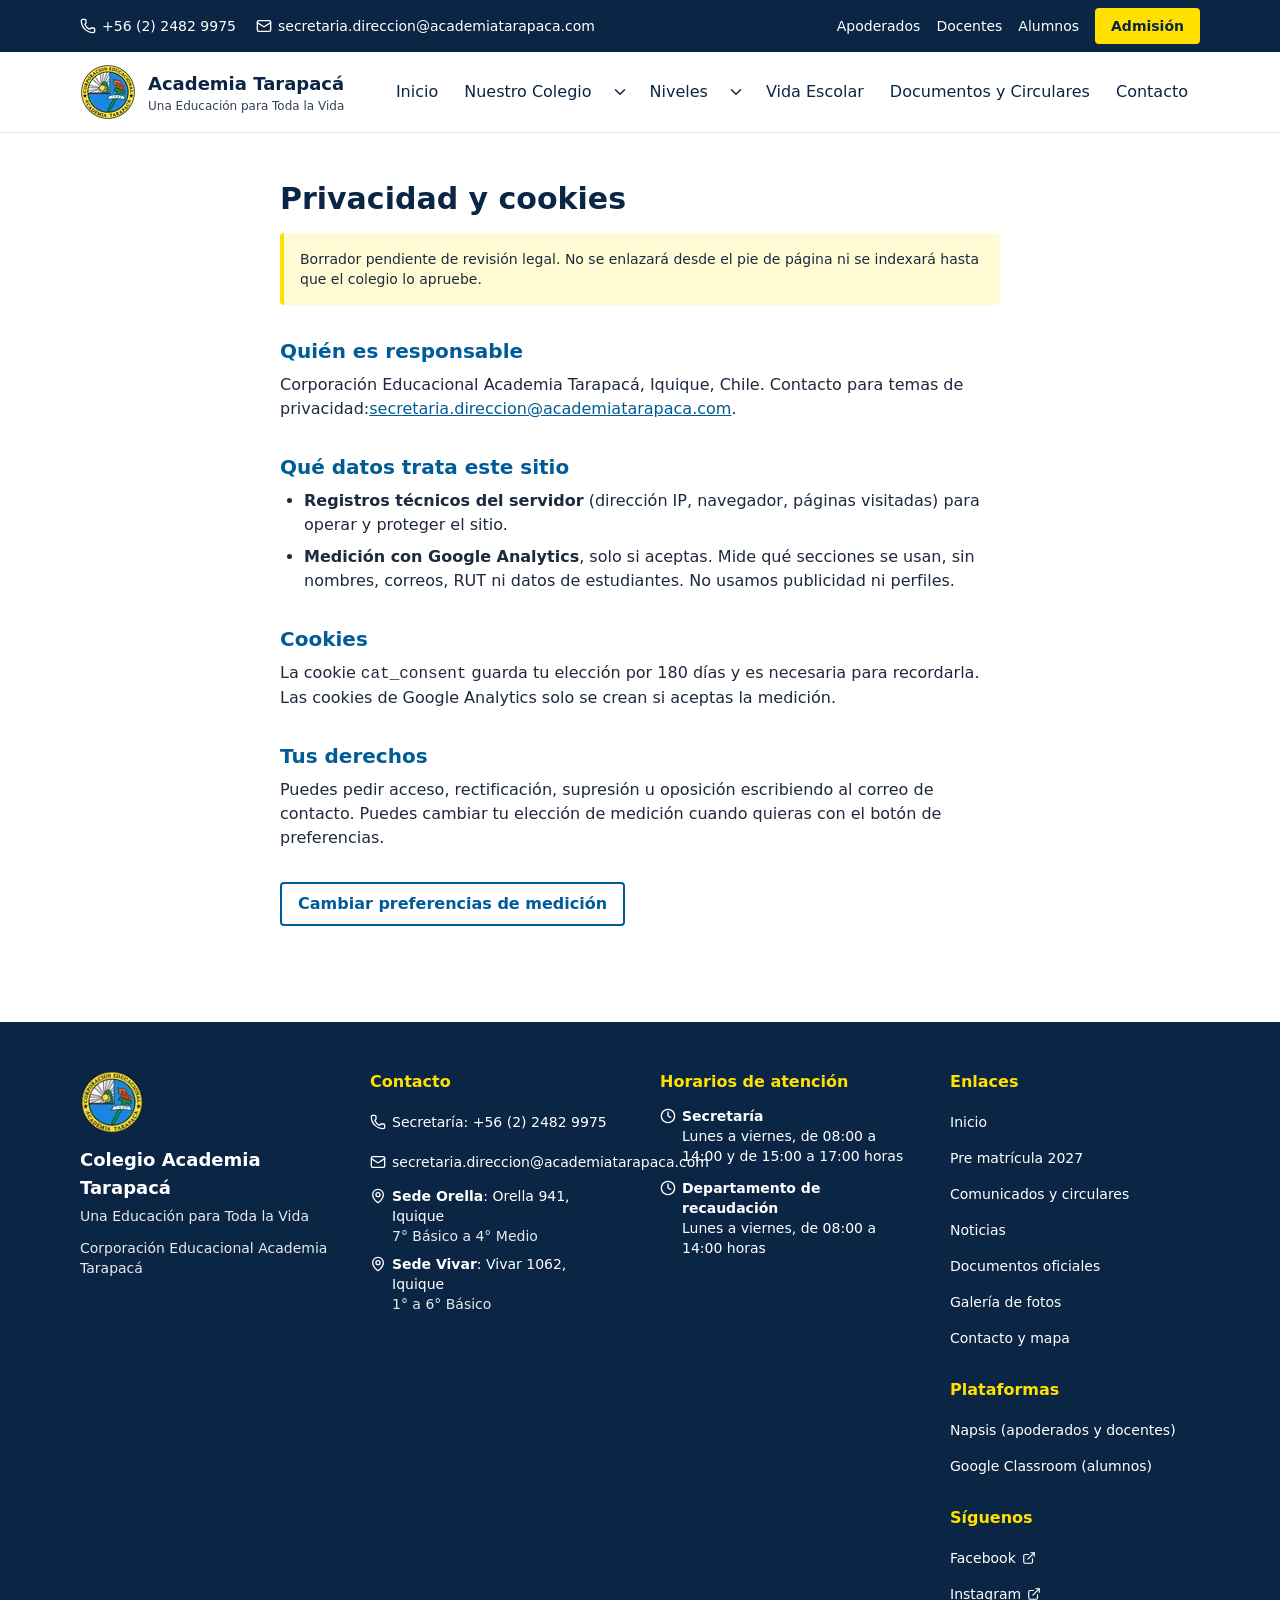
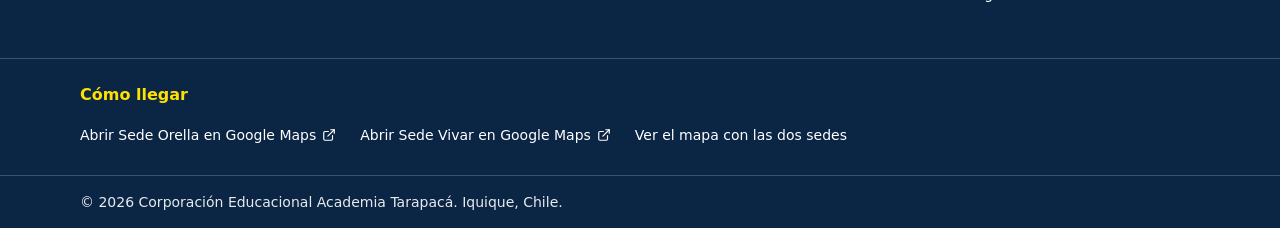
<file: privacidad/index.html>
<!DOCTYPE html><html lang="es-CL"><head><meta charset="utf-8"><meta name="viewport" content="width=device-width, initial-scale=1"><title>Privacidad y cookies | Colegio Academia Tarapacá</title><meta name="description" content="Qué datos trata este sitio, para qué y cómo ejercer tus derechos."><link rel="canonical" href="https://rgodoyossandon.github.io/privacidad/"><meta name="robots" content="noindex, nofollow"><meta name="theme-color" content="#0b2545"><link rel="icon" href="/favicon.ico" sizes="32x32"><link rel="icon" type="image/png" href="/favicon-192.png" sizes="192x192"><link rel="apple-touch-icon" href="/apple-touch-icon.png"><link rel="manifest" href="/site.webmanifest"><meta property="og:type" content="website"><meta property="og:site_name" content="Colegio Academia Tarapacá"><meta property="og:locale" content="es_CL"><meta property="og:title" content="Privacidad y cookies | Colegio Academia Tarapacá"><meta property="og:description" content="Qué datos trata este sitio, para qué y cómo ejercer tus derechos."><meta property="og:url" content="https://rgodoyossandon.github.io/privacidad/"><meta property="og:image" content="https://rgodoyossandon.github.io/og-default.png"><meta property="og:image:width" content="1200"><meta property="og:image:height" content="630"><meta name="twitter:card" content="summary_large_image"><meta name="twitter:title" content="Privacidad y cookies | Colegio Academia Tarapacá"><meta name="twitter:description" content="Qué datos trata este sitio, para qué y cómo ejercer tus derechos."><meta name="twitter:image" content="https://rgodoyossandon.github.io/og-default.png"><script type="application/ld+json">[{"@context":"https://schema.org","@type":"EducationalOrganization","@id":"https://rgodoyossandon.github.io/#organization","name":"Colegio Academia Tarapacá","legalName":"Corporación Educacional Academia Tarapacá","slogan":"Una Educación para Toda la Vida","url":"https://rgodoyossandon.github.io/","logo":"https://rgodoyossandon.github.io/favicon-512.png","image":"https://rgodoyossandon.github.io/og-default.png","telephone":"+56224829975","email":"secretaria.direccion@academiatarapaca.com","address":{"@type":"PostalAddress","streetAddress":"Orella 941","addressLocality":"Iquique","addressRegion":"Tarapacá","addressCountry":"CL"},"location":[{"@type":"Place","name":"Sede Orella","address":{"@type":"PostalAddress","streetAddress":"Orella 941","addressLocality":"Iquique","addressRegion":"Tarapacá","addressCountry":"CL"}},{"@type":"Place","name":"Sede Vivar","address":{"@type":"PostalAddress","streetAddress":"Vivar 1062","addressLocality":"Iquique","addressRegion":"Tarapacá","addressCountry":"CL"}}],"sameAs":["https://www.facebook.com/academiatarapaca","https://www.instagram.com/corp_academia_tarapaca/"]},{"@context":"https://schema.org","@type":"WebSite","@id":"https://rgodoyossandon.github.io/#website","url":"https://rgodoyossandon.github.io/","name":"Colegio Academia Tarapacá","inLanguage":"es-CL","publisher":{"@id":"https://rgodoyossandon.github.io/#organization"}}]</script><meta http-equiv="content-security-policy" content="default-src 'self';img-src 'self' data: https://tile.openstreetmap.org;connect-src 'self';object-src 'none';base-uri 'self';form-action 'self'; script-src 'self' 'sha256-jXyWfdtmZTlC3MHitqFy9F6ZRyChXSMuRAN1tiQ5k94=' 'sha256-47DEQpj8HBSa+/TImW+5JCeuQeRkm5NMpJWZG3hSuFU=' 'sha256-TIeUoq8YjG+1eU3TQxnLSulaW6KFweMvcnfLgmMCs9I=' 'sha256-rILyMVqTNj9nHzawLft8p09/U6kZcMr0BP+RVJBtgcQ=' 'sha256-xIb/Pa7FUshAu4ihwjchYcQpyCI8eS8kt40GpOAYCz8=' 'sha256-1BvDVWLr3QCC20uHhUDi27eDFVJpk1uMQJGIWKUks2I=' 'sha256-kmZE/W8I1iuTnl1b3yqzv9/DQZenPngd3NjSKMQl7y0=' 'sha256-Y8t0ntteBwH+PqGKUyjWW3CAk+BNJKSoQc0xZ68FjhM=' 'sha256-0O7iB6zr9x0r6X6eWYITC9V5q+yWCGAoFvcysBGbY9Q='; style-src 'self' ;"><link rel="stylesheet" href="/_astro/BaseLayout.C5HijSdY.css"></head><body class="min-h-screen"><a href="#contenido" class="sr-only rounded bg-navy-900 px-4 py-2 font-semibold text-white focus:not-sr-only focus:absolute focus:left-2 focus:top-2 focus:z-50">Saltar al contenido</a><header><div class="on-dark bg-navy-900 text-sm text-white"><div class="mx-auto flex max-w-6xl flex-wrap items-center justify-between gap-x-6 gap-y-2 px-4 py-2"><ul class="flex flex-wrap items-center gap-x-5 gap-y-1"><li><a href="tel:+56224829975" class="inline-flex min-h-8 items-center gap-1.5 hover:underline"><svg xmlns="http://www.w3.org/2000/svg" width="16" height="16" viewBox="0 0 24 24" fill="none" stroke="currentColor" stroke-width="2" stroke-linecap="round" stroke-linejoin="round" class="lucide lucide-phone" aria-hidden="true"><path d="M13.832 16.568a1 1 0 0 0 1.213-.303l.355-.465A2 2 0 0 1 17 15h3a2 2 0 0 1 2 2v3a2 2 0 0 1-2 2A18 18 0 0 1 2 4a2 2 0 0 1 2-2h3a2 2 0 0 1 2 2v3a2 2 0 0 1-.8 1.6l-.468.351a1 1 0 0 0-.292 1.233 14 14 0 0 0 6.392 6.384"></path></svg><span>+56 (2) 2482 9975</span></a></li><li><a href="mailto:secretaria.direccion@academiatarapaca.com" class="inline-flex min-h-8 min-w-8 items-center justify-center gap-1.5 hover:underline md:min-w-0 md:justify-start" aria-label="Correo: secretaria.direccion@academiatarapaca.com"><svg xmlns="http://www.w3.org/2000/svg" width="16" height="16" viewBox="0 0 24 24" fill="none" stroke="currentColor" stroke-width="2" stroke-linecap="round" stroke-linejoin="round" class="lucide lucide-mail" aria-hidden="true"><path d="m22 7-8.991 5.727a2 2 0 0 1-2.009 0L2 7"></path><rect x="2" y="4" width="20" height="16" rx="2"></rect></svg><span class="hidden md:inline">secretaria.direccion@academiatarapaca.com</span></a></li></ul><nav aria-label="Accesos a plataformas" class="flex flex-wrap items-center gap-x-4 gap-y-2"><ul class="flex flex-wrap items-center gap-x-4 gap-y-1"><li><a href="https://login.napsis.com/" target="_blank" rel="noopener noreferrer" class="inline-flex min-h-8 items-center hover:underline" data-track="platform_access" data-track-platform="napsis" data-track-audience="apoderado">Apoderados<span class="sr-only"> (se abre en una pestaña nueva)</span></a></li><li><a href="https://login.napsis.com/" target="_blank" rel="noopener noreferrer" class="inline-flex min-h-8 items-center hover:underline" data-track="platform_access" data-track-platform="napsis" data-track-audience="docente">Docentes<span class="sr-only"> (se abre en una pestaña nueva)</span></a></li><li><a href="https://classroom.google.com/" target="_blank" rel="noopener noreferrer" class="inline-flex min-h-8 items-center hover:underline" data-track="platform_access" data-track-platform="classroom" data-track-audience="alumno">Alumnos<span class="sr-only"> (se abre en una pestaña nueva)</span></a></li></ul><a href="/#admision" class="inline-flex min-h-9 items-center rounded bg-sol-400 px-4 font-semibold text-navy-900 hover:bg-sol-300" data-track="cta_click" data-track-cta-id="topbar-admision" data-track-location="topbar">Admisión</a></nav></div></div><div class="border-b border-slate-200 bg-white"><div class="mx-auto flex max-w-6xl flex-wrap items-center justify-between gap-x-4 gap-y-2 px-4 py-3"><a href="/" class="flex items-center gap-3"><img src="/_astro/logo-escudo.wjzynVmR_2cuWsb.webp" alt loading="eager" decoding="async" width="56" height="56" class="h-12 w-12 md:h-14 md:w-14"><span class="leading-tight"><span class="block text-lg font-bold text-navy-900">Academia Tarapacá</span><span class="block text-xs text-slate-700">Una Educación para Toda la Vida</span><span class="sr-only"> (ir al inicio)</span></span></a><button type="button" id="menu-toggle" class="group inline-flex min-h-11 min-w-11 items-center justify-center rounded border-2 border-azul-700 text-azul-700 md:hidden" aria-expanded="false" aria-controls="site-nav" aria-label="Abrir menú"><svg xmlns="http://www.w3.org/2000/svg" width="24" height="24" viewBox="0 0 24 24" fill="none" stroke="currentColor" stroke-width="2" stroke-linecap="round" stroke-linejoin="round" class="lucide lucide-menu group-aria-expanded:hidden" aria-hidden="true"><path d="M4 5h16"></path><path d="M4 12h16"></path><path d="M4 19h16"></path></svg><svg xmlns="http://www.w3.org/2000/svg" width="24" height="24" viewBox="0 0 24 24" fill="none" stroke="currentColor" stroke-width="2" stroke-linecap="round" stroke-linejoin="round" class="lucide lucide-x hidden group-aria-expanded:block" aria-hidden="true"><path d="M18 6 6 18"></path><path d="m6 6 12 12"></path></svg></button><nav id="site-nav" aria-label="Principal" class="hidden w-full md:block md:w-auto"><ul class="flex flex-col gap-1 py-2 md:flex-row md:items-center md:gap-0.5 md:py-0"><li class="group relative"><a href="/" class="inline-flex min-h-11 items-center rounded px-3 py-2 font-medium text-navy-900 hover:bg-azul-50 hover:text-azul-700">Inicio</a></li><li class="group relative" data-dropdown><div class="flex items-center"><a href="/nuestro-colegio/" class="inline-flex min-h-11 items-center rounded px-3 py-2 font-medium text-navy-900 hover:bg-azul-50 hover:text-azul-700">Nuestro Colegio</a><button type="button" class="hidden min-h-11 min-w-8 items-center justify-center rounded text-navy-900 hover:bg-azul-50 md:inline-flex" aria-expanded="false" aria-label="Mostrar opciones de Nuestro Colegio" data-dropdown-toggle><svg xmlns="http://www.w3.org/2000/svg" width="18" height="18" viewBox="0 0 24 24" fill="none" stroke="currentColor" stroke-width="2" stroke-linecap="round" stroke-linejoin="round" class="lucide lucide-chevron-down" aria-hidden="true"><path d="m6 9 6 6 6-6"></path></svg></button></div><ul class="mb-1 ml-4 border-l-2 border-sol-400 pl-2 md:absolute md:left-0 md:top-full md:z-40 md:mb-0 md:ml-0 md:hidden md:min-w-56 md:rounded md:border md:border-l-slate-200 md:bg-white md:p-1 md:shadow-lg md:group-data-[open=true]:block"><li><a href="/nuestro-colegio/historia/" class="inline-flex min-h-11 items-center rounded px-3 py-2 font-medium text-navy-900 hover:bg-azul-50 hover:text-azul-700 w-full">Historia</a></li><li><a href="/nuestro-colegio/mision/" class="inline-flex min-h-11 items-center rounded px-3 py-2 font-medium text-navy-900 hover:bg-azul-50 hover:text-azul-700 w-full">Misión</a></li><li><a href="/nuestro-colegio/vision/" class="inline-flex min-h-11 items-center rounded px-3 py-2 font-medium text-navy-900 hover:bg-azul-50 hover:text-azul-700 w-full">Visión</a></li><li><a href="/nuestro-colegio/proyecto-educativo/" class="inline-flex min-h-11 items-center rounded px-3 py-2 font-medium text-navy-900 hover:bg-azul-50 hover:text-azul-700 w-full">Proyecto Educativo (PEI)</a></li><li><a href="/nuestro-colegio/equipo/" class="inline-flex min-h-11 items-center rounded px-3 py-2 font-medium text-navy-900 hover:bg-azul-50 hover:text-azul-700 w-full">Equipo</a></li></ul></li><li class="group relative" data-dropdown><div class="flex items-center"><a href="/#niveles" class="inline-flex min-h-11 items-center rounded px-3 py-2 font-medium text-navy-900 hover:bg-azul-50 hover:text-azul-700">Niveles</a><button type="button" class="hidden min-h-11 min-w-8 items-center justify-center rounded text-navy-900 hover:bg-azul-50 md:inline-flex" aria-expanded="false" aria-label="Mostrar opciones de Niveles" data-dropdown-toggle><svg xmlns="http://www.w3.org/2000/svg" width="18" height="18" viewBox="0 0 24 24" fill="none" stroke="currentColor" stroke-width="2" stroke-linecap="round" stroke-linejoin="round" class="lucide lucide-chevron-down" aria-hidden="true"><path d="m6 9 6 6 6-6"></path></svg></button></div><ul class="mb-1 ml-4 border-l-2 border-sol-400 pl-2 md:absolute md:left-0 md:top-full md:z-40 md:mb-0 md:ml-0 md:hidden md:min-w-56 md:rounded md:border md:border-l-slate-200 md:bg-white md:p-1 md:shadow-lg md:group-data-[open=true]:block"><li><a href="/#basica" class="inline-flex min-h-11 items-center rounded px-3 py-2 font-medium text-navy-900 hover:bg-azul-50 hover:text-azul-700 w-full">Básica</a></li><li><a href="/#media" class="inline-flex min-h-11 items-center rounded px-3 py-2 font-medium text-navy-900 hover:bg-azul-50 hover:text-azul-700 w-full">Media</a></li></ul></li><li class="group relative"><a href="/noticias/" class="inline-flex min-h-11 items-center rounded px-3 py-2 font-medium text-navy-900 hover:bg-azul-50 hover:text-azul-700">Vida Escolar</a></li><li class="group relative"><a href="/documentos/" class="inline-flex min-h-11 items-center rounded px-3 py-2 font-medium text-navy-900 hover:bg-azul-50 hover:text-azul-700">Documentos y Circulares</a></li><li class="group relative"><a href="/contacto/" class="inline-flex min-h-11 items-center rounded px-3 py-2 font-medium text-navy-900 hover:bg-azul-50 hover:text-azul-700">Contacto</a></li></ul></nav><noscript><style>
        #site-nav {
          display: block;
        }
      </style></noscript></div></div><script type="module">var e=document.getElementById(`menu-toggle`),t=document.getElementById(`site-nav`),n=Array.from(document.querySelectorAll(`[data-dropdown]`));function r(n){e&&t&&(e.setAttribute(`aria-expanded`,String(n)),e.setAttribute(`aria-label`,n?`Cerrar menú`:`Abrir menú`),t.classList.toggle(`hidden`,!n))}function i(e,t){e.dataset.open=String(t),e.querySelector(`[data-dropdown-toggle]`)?.setAttribute(`aria-expanded`,String(t))}function a(e){for(let t of n)t!==e&&i(t,!1)}e?.addEventListener(`click`,()=>r(e.getAttribute(`aria-expanded`)!==`true`));for(let e of n)e.querySelector(`[data-dropdown-toggle]`)?.addEventListener(`click`,()=>{let t=e.dataset.open!==`true`;a(e),i(e,t)});document.addEventListener(`click`,e=>{let t=e.target;n.some(e=>e.contains(t))||a()}),document.addEventListener(`keydown`,t=>{if(t.key!==`Escape`)return;let a=n.find(e=>e.dataset.open===`true`);a?(i(a,!1),a.querySelector(`[data-dropdown-toggle]`)?.focus()):e?.getAttribute(`aria-expanded`)===`true`&&(r(!1),e.focus())});for(let e of n)e.addEventListener(`focusout`,t=>{e.contains(t.relatedTarget)||i(e,!1)});window.matchMedia(`(min-width: 768px)`).addEventListener(`change`,e=>{e.matches&&r(!1)});</script></header><main id="contenido" tabindex="-1"><article class="mx-auto max-w-3xl px-6 py-12 text-slate-800"><h1 class="text-3xl font-bold text-navy-900">Privacidad y cookies</h1><p class="mt-4 rounded border-l-4 border-sol-400 bg-sol-300/30 p-4 text-sm">Borrador pendiente de revisión legal. No se enlazará desde el pie de página ni se indexará hasta que el colegio lo apruebe.</p><h2 class="mt-8 text-xl font-semibold text-azul-700">Quién es responsable</h2><p class="mt-2">Corporación Educacional Academia Tarapacá, Iquique, Chile. Contacto para temas de privacidad:<a class="text-azul-700 underline" href="mailto:secretaria.direccion@academiatarapaca.com">secretaria.direccion@academiatarapaca.com</a>.</p><h2 class="mt-8 text-xl font-semibold text-azul-700">Qué datos trata este sitio</h2><ul class="mt-2 list-disc space-y-2 pl-6"><li><strong>Registros técnicos del servidor</strong> (dirección IP, navegador, páginas visitadas) para operar y proteger el sitio.</li><li><strong>Medición con Google Analytics</strong>, solo si aceptas. Mide qué secciones se usan, sin nombres, correos, RUT ni datos de estudiantes. No usamos publicidad ni perfiles.</li></ul><h2 class="mt-8 text-xl font-semibold text-azul-700">Cookies</h2><p class="mt-2">La cookie <code>cat_consent</code> guarda tu elección por 180 días y es necesaria para recordarla. Las cookies de Google Analytics solo se crean si aceptas la medición.</p><h2 class="mt-8 text-xl font-semibold text-azul-700">Tus derechos</h2><p class="mt-2">Puedes pedir acceso, rectificación, supresión u oposición escribiendo al correo de contacto. Puedes cambiar tu elección de medición cuando quieras con el botón de preferencias.</p><p class="mt-8"><button type="button" data-consent-open class="min-h-11 rounded border-2 border-azul-700 px-4 py-2 font-semibold text-azul-700 hover:bg-azul-50">Cambiar preferencias de medición</button></p></article></main><footer class="on-dark mt-12 bg-navy-900 text-white"><div class="mx-auto grid max-w-6xl gap-10 px-4 py-12 sm:grid-cols-2 lg:grid-cols-4"><section aria-labelledby="pie-colegio"><h2 id="pie-colegio" class="sr-only">El colegio</h2><img src="/_astro/logo-escudo.wjzynVmR_Z1zXqo6.webp" alt loading="lazy" decoding="async" width="72" height="72" class="h-16 w-16"><p class="mt-3 text-lg font-bold">Colegio Academia Tarapacá</p><p class="mt-1 text-sm text-white/90">Una Educación para Toda la Vida</p><p class="mt-3 text-sm text-white/90">Corporación Educacional Academia Tarapacá</p></section><section id="contacto" class="scroll-mt-4" aria-labelledby="pie-contacto"><h2 id="pie-contacto" class="text-base font-semibold text-sol-400">Contacto</h2><ul class="mt-3 space-y-2 text-sm"><li><a href="tel:+56224829975" class="inline-flex min-h-8 items-center gap-1.5 hover:underline"><svg xmlns="http://www.w3.org/2000/svg" width="16" height="16" viewBox="0 0 24 24" fill="none" stroke="currentColor" stroke-width="2" stroke-linecap="round" stroke-linejoin="round" class="lucide lucide-phone" aria-hidden="true"><path d="M13.832 16.568a1 1 0 0 0 1.213-.303l.355-.465A2 2 0 0 1 17 15h3a2 2 0 0 1 2 2v3a2 2 0 0 1-2 2A18 18 0 0 1 2 4a2 2 0 0 1 2-2h3a2 2 0 0 1 2 2v3a2 2 0 0 1-.8 1.6l-.468.351a1 1 0 0 0-.292 1.233 14 14 0 0 0 6.392 6.384"></path></svg>Secretaría: +56 (2) 2482 9975</a></li><li><a href="mailto:secretaria.direccion@academiatarapaca.com" class="inline-flex min-h-8 items-center gap-1.5 hover:underline"><svg xmlns="http://www.w3.org/2000/svg" width="16" height="16" viewBox="0 0 24 24" fill="none" stroke="currentColor" stroke-width="2" stroke-linecap="round" stroke-linejoin="round" class="lucide lucide-mail" aria-hidden="true"><path d="m22 7-8.991 5.727a2 2 0 0 1-2.009 0L2 7"></path><rect x="2" y="4" width="20" height="16" rx="2"></rect></svg>secretaria.direccion@academiatarapaca.com</a></li><li class="flex items-start gap-1.5"><svg xmlns="http://www.w3.org/2000/svg" width="16" height="16" viewBox="0 0 24 24" fill="none" stroke="currentColor" stroke-width="2" stroke-linecap="round" stroke-linejoin="round" class="lucide lucide-map-pin mt-0.5 shrink-0" aria-hidden="true"><path d="M20 10c0 4.993-5.539 10.193-7.399 11.799a1 1 0 0 1-1.202 0C9.539 20.193 4 14.993 4 10a8 8 0 0 1 16 0"></path><circle cx="12" cy="10" r="3"></circle></svg><span><strong>Sede Orella</strong>: Orella 941, Iquique<br><span class="text-white/90">7° Básico a 4° Medio</span></span></li><li class="flex items-start gap-1.5"><svg xmlns="http://www.w3.org/2000/svg" width="16" height="16" viewBox="0 0 24 24" fill="none" stroke="currentColor" stroke-width="2" stroke-linecap="round" stroke-linejoin="round" class="lucide lucide-map-pin mt-0.5 shrink-0" aria-hidden="true"><path d="M20 10c0 4.993-5.539 10.193-7.399 11.799a1 1 0 0 1-1.202 0C9.539 20.193 4 14.993 4 10a8 8 0 0 1 16 0"></path><circle cx="12" cy="10" r="3"></circle></svg><span><strong>Sede Vivar</strong>: Vivar 1062, Iquique<br><span class="text-white/90">1° a 6° Básico</span></span></li></ul></section><section aria-labelledby="pie-atencion"><h2 id="pie-atencion" class="text-base font-semibold text-sol-400">Horarios de atención</h2><ul class="mt-3 space-y-3 text-sm"><li class="flex items-start gap-1.5"><svg xmlns="http://www.w3.org/2000/svg" width="16" height="16" viewBox="0 0 24 24" fill="none" stroke="currentColor" stroke-width="2" stroke-linecap="round" stroke-linejoin="round" class="lucide lucide-clock mt-0.5 shrink-0" aria-hidden="true"><circle cx="12" cy="12" r="10"></circle><path d="M12 6v6l4 2"></path></svg><span><strong>Secretaría</strong><br>Lunes a viernes, de 08:00 a 14:00 y de 15:00 a 17:00 horas</span></li><li class="flex items-start gap-1.5"><svg xmlns="http://www.w3.org/2000/svg" width="16" height="16" viewBox="0 0 24 24" fill="none" stroke="currentColor" stroke-width="2" stroke-linecap="round" stroke-linejoin="round" class="lucide lucide-clock mt-0.5 shrink-0" aria-hidden="true"><circle cx="12" cy="12" r="10"></circle><path d="M12 6v6l4 2"></path></svg><span><strong>Departamento de recaudación</strong><br>Lunes a viernes, de 08:00 a 14:00 horas</span></li></ul></section><nav aria-label="Enlaces del pie de página"><h2 class="text-base font-semibold text-sol-400">Enlaces</h2><ul class="mt-3 space-y-1 text-sm"><li><a href="/" class="inline-flex min-h-8 items-center gap-1.5 hover:underline">Inicio</a></li><li><a href="https://prematricula-academia.web.app/" class="inline-flex min-h-8 items-center gap-1.5 hover:underline" target="_blank" rel="noopener noreferrer">Pre matrícula 2027<span class="sr-only"> (se abre en una pestaña nueva)</span></a></li><li><a href="/comunicados/" class="inline-flex min-h-8 items-center gap-1.5 hover:underline">Comunicados y circulares</a></li><li><a href="/noticias/" class="inline-flex min-h-8 items-center gap-1.5 hover:underline">Noticias</a></li><li><a href="/documentos/" class="inline-flex min-h-8 items-center gap-1.5 hover:underline">Documentos oficiales</a></li><li><a href="/galeria/" class="inline-flex min-h-8 items-center gap-1.5 hover:underline">Galería de fotos</a></li><li><a href="/contacto/" class="inline-flex min-h-8 items-center gap-1.5 hover:underline">Contacto y mapa</a></li></ul><h2 class="text-base font-semibold text-sol-400 mt-6">Plataformas</h2><ul class="mt-3 space-y-1 text-sm"><li><a href="https://login.napsis.com/" class="inline-flex min-h-8 items-center gap-1.5 hover:underline" target="_blank" rel="noopener noreferrer" data-track="platform_access" data-track-platform="napsis" data-track-audience="apoderado">Napsis (apoderados y docentes)<span class="sr-only"> (se abre en una pestaña nueva)</span></a></li><li><a href="https://classroom.google.com/" class="inline-flex min-h-8 items-center gap-1.5 hover:underline" target="_blank" rel="noopener noreferrer" data-track="platform_access" data-track-platform="classroom" data-track-audience="alumno">Google Classroom (alumnos)<span class="sr-only"> (se abre en una pestaña nueva)</span></a></li></ul><h2 class="text-base font-semibold text-sol-400 mt-6">Síguenos</h2><ul class="mt-3 space-y-1 text-sm"><li><a href="https://www.facebook.com/academiatarapaca" class="inline-flex min-h-8 items-center gap-1.5 hover:underline" target="_blank" rel="noopener noreferrer">Facebook<svg xmlns="http://www.w3.org/2000/svg" width="14" height="14" viewBox="0 0 24 24" fill="none" stroke="currentColor" stroke-width="2" stroke-linecap="round" stroke-linejoin="round" class="lucide lucide-external-link" aria-hidden="true"><path d="M15 3h6v6"></path><path d="M10 14 21 3"></path><path d="M18 13v6a2 2 0 0 1-2 2H5a2 2 0 0 1-2-2V8a2 2 0 0 1 2-2h6"></path></svg><span class="sr-only"> del colegio (se abre en una pestaña nueva)</span></a></li><li><a href="https://www.instagram.com/corp_academia_tarapaca/" class="inline-flex min-h-8 items-center gap-1.5 hover:underline" target="_blank" rel="noopener noreferrer">Instagram<svg xmlns="http://www.w3.org/2000/svg" width="14" height="14" viewBox="0 0 24 24" fill="none" stroke="currentColor" stroke-width="2" stroke-linecap="round" stroke-linejoin="round" class="lucide lucide-external-link" aria-hidden="true"><path d="M15 3h6v6"></path><path d="M10 14 21 3"></path><path d="M18 13v6a2 2 0 0 1-2 2H5a2 2 0 0 1-2-2V8a2 2 0 0 1 2-2h6"></path></svg><span class="sr-only"> del colegio (se abre en una pestaña nueva)</span></a></li></ul></nav></div><div class="border-t border-white/20"><div class="mx-auto max-w-6xl px-4 py-6"><h2 class="text-base font-semibold text-sol-400">Cómo llegar</h2><ul class="mt-3 flex flex-wrap gap-x-6 gap-y-1 text-sm"><li><a href="https://www.google.com/maps/search/?api=1&amp;query=Orella%20941%2C%20Iquique%2C%20Chile" class="inline-flex min-h-8 items-center gap-1.5 hover:underline" target="_blank" rel="noopener noreferrer">Abrir Sede Orella en Google Maps<svg xmlns="http://www.w3.org/2000/svg" width="14" height="14" viewBox="0 0 24 24" fill="none" stroke="currentColor" stroke-width="2" stroke-linecap="round" stroke-linejoin="round" class="lucide lucide-external-link" aria-hidden="true"><path d="M15 3h6v6"></path><path d="M10 14 21 3"></path><path d="M18 13v6a2 2 0 0 1-2 2H5a2 2 0 0 1-2-2V8a2 2 0 0 1 2-2h6"></path></svg><span class="sr-only"> (se abre en una pestaña nueva)</span></a></li><li><a href="https://www.google.com/maps/search/?api=1&amp;query=Vivar%201062%2C%20Iquique%2C%20Chile" class="inline-flex min-h-8 items-center gap-1.5 hover:underline" target="_blank" rel="noopener noreferrer">Abrir Sede Vivar en Google Maps<svg xmlns="http://www.w3.org/2000/svg" width="14" height="14" viewBox="0 0 24 24" fill="none" stroke="currentColor" stroke-width="2" stroke-linecap="round" stroke-linejoin="round" class="lucide lucide-external-link" aria-hidden="true"><path d="M15 3h6v6"></path><path d="M10 14 21 3"></path><path d="M18 13v6a2 2 0 0 1-2 2H5a2 2 0 0 1-2-2V8a2 2 0 0 1 2-2h6"></path></svg><span class="sr-only"> (se abre en una pestaña nueva)</span></a></li><li><a href="/contacto/" class="inline-flex min-h-8 items-center gap-1.5 hover:underline">Ver el mapa con las dos sedes</a></li></ul></div></div><div class="border-t border-white/20"><div class="mx-auto flex max-w-6xl flex-wrap items-center justify-between gap-2 px-4 py-4 text-sm text-white/90"><p>© 2026 Corporación Educacional Academia Tarapacá. Iquique, Chile.</p></div></div></footer></body></html>
</file>
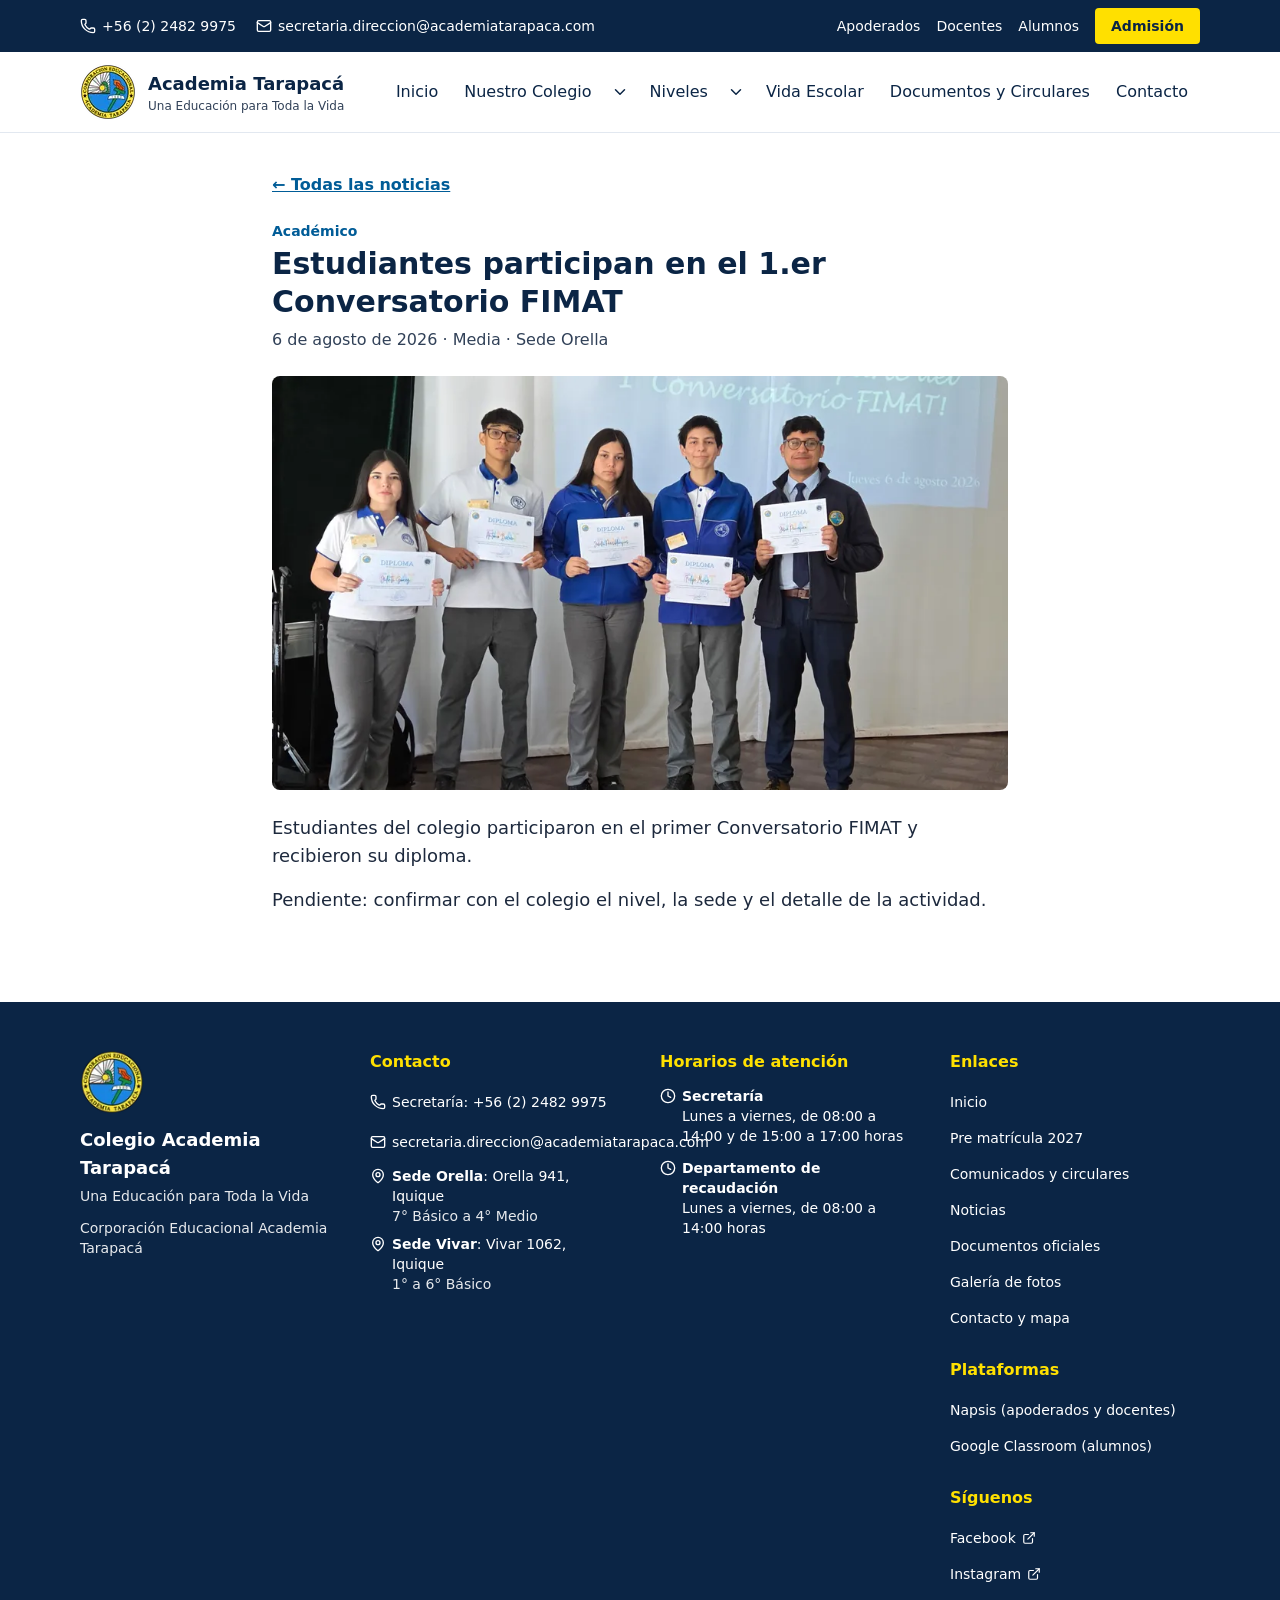
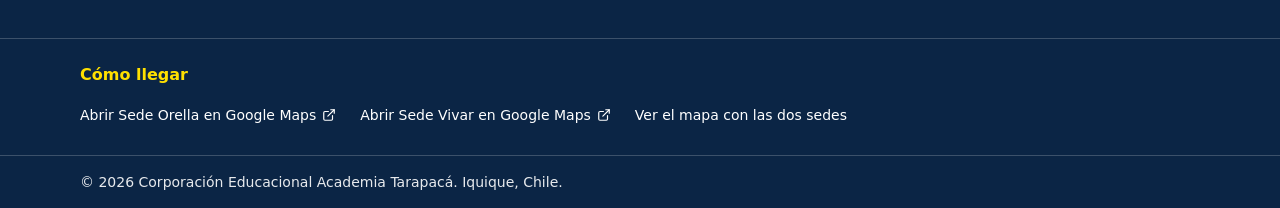
<file: noticias/conversatorio-fimat-2026-08-06/index.html>
<!DOCTYPE html><html lang="es-CL"><head><meta charset="utf-8"><meta name="viewport" content="width=device-width, initial-scale=1"><title>Estudiantes participan en el 1.er Conversatorio FIMAT | Colegio Academia Tarapacá</title><meta name="description" content="Estudiantes del colegio recibieron diplomas por su participación en el 1.er Conversatorio FIMAT, realizado el jueves 6 de agosto de 2026."><link rel="canonical" href="https://rgodoyossandon.github.io/noticias/conversatorio-fimat-2026-08-06/"><meta name="robots" content="noindex, nofollow"><meta name="theme-color" content="#0b2545"><link rel="icon" href="/favicon.ico" sizes="32x32"><link rel="icon" type="image/png" href="/favicon-192.png" sizes="192x192"><link rel="apple-touch-icon" href="/apple-touch-icon.png"><link rel="manifest" href="/site.webmanifest"><meta property="og:type" content="article"><meta property="og:site_name" content="Colegio Academia Tarapacá"><meta property="og:locale" content="es_CL"><meta property="og:title" content="Estudiantes participan en el 1.er Conversatorio FIMAT | Colegio Academia Tarapacá"><meta property="og:description" content="Estudiantes del colegio recibieron diplomas por su participación en el 1.er Conversatorio FIMAT, realizado el jueves 6 de agosto de 2026."><meta property="og:url" content="https://rgodoyossandon.github.io/noticias/conversatorio-fimat-2026-08-06/"><meta property="og:image" content="https://rgodoyossandon.github.io/_astro/fimat-conversatorio-2026-08-06.C9qoMeaO_1erD4x.jpg"><meta property="og:image:width" content="1200"><meta property="og:image:height" content="630"><meta name="twitter:card" content="summary_large_image"><meta name="twitter:title" content="Estudiantes participan en el 1.er Conversatorio FIMAT | Colegio Academia Tarapacá"><meta name="twitter:description" content="Estudiantes del colegio recibieron diplomas por su participación en el 1.er Conversatorio FIMAT, realizado el jueves 6 de agosto de 2026."><meta name="twitter:image" content="https://rgodoyossandon.github.io/_astro/fimat-conversatorio-2026-08-06.C9qoMeaO_1erD4x.jpg"><script type="application/ld+json">[{"@context":"https://schema.org","@type":"EducationalOrganization","@id":"https://rgodoyossandon.github.io/#organization","name":"Colegio Academia Tarapacá","legalName":"Corporación Educacional Academia Tarapacá","slogan":"Una Educación para Toda la Vida","url":"https://rgodoyossandon.github.io/","logo":"https://rgodoyossandon.github.io/favicon-512.png","image":"https://rgodoyossandon.github.io/og-default.png","telephone":"+56224829975","email":"secretaria.direccion@academiatarapaca.com","address":{"@type":"PostalAddress","streetAddress":"Orella 941","addressLocality":"Iquique","addressRegion":"Tarapacá","addressCountry":"CL"},"location":[{"@type":"Place","name":"Sede Orella","address":{"@type":"PostalAddress","streetAddress":"Orella 941","addressLocality":"Iquique","addressRegion":"Tarapacá","addressCountry":"CL"}},{"@type":"Place","name":"Sede Vivar","address":{"@type":"PostalAddress","streetAddress":"Vivar 1062","addressLocality":"Iquique","addressRegion":"Tarapacá","addressCountry":"CL"}}],"sameAs":["https://www.facebook.com/academiatarapaca","https://www.instagram.com/corp_academia_tarapaca/"]},{"@context":"https://schema.org","@type":"WebSite","@id":"https://rgodoyossandon.github.io/#website","url":"https://rgodoyossandon.github.io/","name":"Colegio Academia Tarapacá","inLanguage":"es-CL","publisher":{"@id":"https://rgodoyossandon.github.io/#organization"}},{"@context":"https://schema.org","@type":"NewsArticle","headline":"Estudiantes participan en el 1.er Conversatorio FIMAT","description":"Estudiantes del colegio recibieron diplomas por su participación en el 1.er Conversatorio FIMAT, realizado el jueves 6 de agosto de 2026.","datePublished":"2026-08-06T00:00:00.000Z","mainEntityOfPage":"https://rgodoyossandon.github.io/noticias/conversatorio-fimat-2026-08-06/","inLanguage":"es-CL","image":["https://rgodoyossandon.github.io/_astro/fimat-conversatorio-2026-08-06.C9qoMeaO_1erD4x.jpg"],"author":{"@id":"https://rgodoyossandon.github.io/#organization"},"publisher":{"@id":"https://rgodoyossandon.github.io/#organization"}},{"@context":"https://schema.org","@type":"BreadcrumbList","itemListElement":[{"@type":"ListItem","position":1,"name":"Inicio","item":"https://rgodoyossandon.github.io/"},{"@type":"ListItem","position":2,"name":"Noticias","item":"https://rgodoyossandon.github.io/noticias/"},{"@type":"ListItem","position":3,"name":"Estudiantes participan en el 1.er Conversatorio FIMAT","item":"https://rgodoyossandon.github.io/noticias/conversatorio-fimat-2026-08-06/"}]}]</script><meta http-equiv="content-security-policy" content="default-src 'self';img-src 'self' data: https://tile.openstreetmap.org;connect-src 'self';object-src 'none';base-uri 'self';form-action 'self'; script-src 'self' 'sha256-jXyWfdtmZTlC3MHitqFy9F6ZRyChXSMuRAN1tiQ5k94=' 'sha256-47DEQpj8HBSa+/TImW+5JCeuQeRkm5NMpJWZG3hSuFU=' 'sha256-TIeUoq8YjG+1eU3TQxnLSulaW6KFweMvcnfLgmMCs9I=' 'sha256-rILyMVqTNj9nHzawLft8p09/U6kZcMr0BP+RVJBtgcQ=' 'sha256-xIb/Pa7FUshAu4ihwjchYcQpyCI8eS8kt40GpOAYCz8=' 'sha256-1BvDVWLr3QCC20uHhUDi27eDFVJpk1uMQJGIWKUks2I=' 'sha256-kmZE/W8I1iuTnl1b3yqzv9/DQZenPngd3NjSKMQl7y0=' 'sha256-Y8t0ntteBwH+PqGKUyjWW3CAk+BNJKSoQc0xZ68FjhM=' 'sha256-0O7iB6zr9x0r6X6eWYITC9V5q+yWCGAoFvcysBGbY9Q='; style-src 'self' ;"><link rel="stylesheet" href="/_astro/BaseLayout.C5HijSdY.css"></head><body class="min-h-screen"><a href="#contenido" class="sr-only rounded bg-navy-900 px-4 py-2 font-semibold text-white focus:not-sr-only focus:absolute focus:left-2 focus:top-2 focus:z-50">Saltar al contenido</a><header><div class="on-dark bg-navy-900 text-sm text-white"><div class="mx-auto flex max-w-6xl flex-wrap items-center justify-between gap-x-6 gap-y-2 px-4 py-2"><ul class="flex flex-wrap items-center gap-x-5 gap-y-1"><li><a href="tel:+56224829975" class="inline-flex min-h-8 items-center gap-1.5 hover:underline"><svg xmlns="http://www.w3.org/2000/svg" width="16" height="16" viewBox="0 0 24 24" fill="none" stroke="currentColor" stroke-width="2" stroke-linecap="round" stroke-linejoin="round" class="lucide lucide-phone" aria-hidden="true"><path d="M13.832 16.568a1 1 0 0 0 1.213-.303l.355-.465A2 2 0 0 1 17 15h3a2 2 0 0 1 2 2v3a2 2 0 0 1-2 2A18 18 0 0 1 2 4a2 2 0 0 1 2-2h3a2 2 0 0 1 2 2v3a2 2 0 0 1-.8 1.6l-.468.351a1 1 0 0 0-.292 1.233 14 14 0 0 0 6.392 6.384"></path></svg><span>+56 (2) 2482 9975</span></a></li><li><a href="mailto:secretaria.direccion@academiatarapaca.com" class="inline-flex min-h-8 min-w-8 items-center justify-center gap-1.5 hover:underline md:min-w-0 md:justify-start" aria-label="Correo: secretaria.direccion@academiatarapaca.com"><svg xmlns="http://www.w3.org/2000/svg" width="16" height="16" viewBox="0 0 24 24" fill="none" stroke="currentColor" stroke-width="2" stroke-linecap="round" stroke-linejoin="round" class="lucide lucide-mail" aria-hidden="true"><path d="m22 7-8.991 5.727a2 2 0 0 1-2.009 0L2 7"></path><rect x="2" y="4" width="20" height="16" rx="2"></rect></svg><span class="hidden md:inline">secretaria.direccion@academiatarapaca.com</span></a></li></ul><nav aria-label="Accesos a plataformas" class="flex flex-wrap items-center gap-x-4 gap-y-2"><ul class="flex flex-wrap items-center gap-x-4 gap-y-1"><li><a href="https://login.napsis.com/" target="_blank" rel="noopener noreferrer" class="inline-flex min-h-8 items-center hover:underline" data-track="platform_access" data-track-platform="napsis" data-track-audience="apoderado">Apoderados<span class="sr-only"> (se abre en una pestaña nueva)</span></a></li><li><a href="https://login.napsis.com/" target="_blank" rel="noopener noreferrer" class="inline-flex min-h-8 items-center hover:underline" data-track="platform_access" data-track-platform="napsis" data-track-audience="docente">Docentes<span class="sr-only"> (se abre en una pestaña nueva)</span></a></li><li><a href="https://classroom.google.com/" target="_blank" rel="noopener noreferrer" class="inline-flex min-h-8 items-center hover:underline" data-track="platform_access" data-track-platform="classroom" data-track-audience="alumno">Alumnos<span class="sr-only"> (se abre en una pestaña nueva)</span></a></li></ul><a href="/#admision" class="inline-flex min-h-9 items-center rounded bg-sol-400 px-4 font-semibold text-navy-900 hover:bg-sol-300" data-track="cta_click" data-track-cta-id="topbar-admision" data-track-location="topbar">Admisión</a></nav></div></div><div class="border-b border-slate-200 bg-white"><div class="mx-auto flex max-w-6xl flex-wrap items-center justify-between gap-x-4 gap-y-2 px-4 py-3"><a href="/" class="flex items-center gap-3"><img src="/_astro/logo-escudo.wjzynVmR_2cuWsb.webp" alt loading="eager" decoding="async" width="56" height="56" class="h-12 w-12 md:h-14 md:w-14"><span class="leading-tight"><span class="block text-lg font-bold text-navy-900">Academia Tarapacá</span><span class="block text-xs text-slate-700">Una Educación para Toda la Vida</span><span class="sr-only"> (ir al inicio)</span></span></a><button type="button" id="menu-toggle" class="group inline-flex min-h-11 min-w-11 items-center justify-center rounded border-2 border-azul-700 text-azul-700 md:hidden" aria-expanded="false" aria-controls="site-nav" aria-label="Abrir menú"><svg xmlns="http://www.w3.org/2000/svg" width="24" height="24" viewBox="0 0 24 24" fill="none" stroke="currentColor" stroke-width="2" stroke-linecap="round" stroke-linejoin="round" class="lucide lucide-menu group-aria-expanded:hidden" aria-hidden="true"><path d="M4 5h16"></path><path d="M4 12h16"></path><path d="M4 19h16"></path></svg><svg xmlns="http://www.w3.org/2000/svg" width="24" height="24" viewBox="0 0 24 24" fill="none" stroke="currentColor" stroke-width="2" stroke-linecap="round" stroke-linejoin="round" class="lucide lucide-x hidden group-aria-expanded:block" aria-hidden="true"><path d="M18 6 6 18"></path><path d="m6 6 12 12"></path></svg></button><nav id="site-nav" aria-label="Principal" class="hidden w-full md:block md:w-auto"><ul class="flex flex-col gap-1 py-2 md:flex-row md:items-center md:gap-0.5 md:py-0"><li class="group relative"><a href="/" class="inline-flex min-h-11 items-center rounded px-3 py-2 font-medium text-navy-900 hover:bg-azul-50 hover:text-azul-700">Inicio</a></li><li class="group relative" data-dropdown><div class="flex items-center"><a href="/nuestro-colegio/" class="inline-flex min-h-11 items-center rounded px-3 py-2 font-medium text-navy-900 hover:bg-azul-50 hover:text-azul-700">Nuestro Colegio</a><button type="button" class="hidden min-h-11 min-w-8 items-center justify-center rounded text-navy-900 hover:bg-azul-50 md:inline-flex" aria-expanded="false" aria-label="Mostrar opciones de Nuestro Colegio" data-dropdown-toggle><svg xmlns="http://www.w3.org/2000/svg" width="18" height="18" viewBox="0 0 24 24" fill="none" stroke="currentColor" stroke-width="2" stroke-linecap="round" stroke-linejoin="round" class="lucide lucide-chevron-down" aria-hidden="true"><path d="m6 9 6 6 6-6"></path></svg></button></div><ul class="mb-1 ml-4 border-l-2 border-sol-400 pl-2 md:absolute md:left-0 md:top-full md:z-40 md:mb-0 md:ml-0 md:hidden md:min-w-56 md:rounded md:border md:border-l-slate-200 md:bg-white md:p-1 md:shadow-lg md:group-data-[open=true]:block"><li><a href="/nuestro-colegio/historia/" class="inline-flex min-h-11 items-center rounded px-3 py-2 font-medium text-navy-900 hover:bg-azul-50 hover:text-azul-700 w-full">Historia</a></li><li><a href="/nuestro-colegio/mision/" class="inline-flex min-h-11 items-center rounded px-3 py-2 font-medium text-navy-900 hover:bg-azul-50 hover:text-azul-700 w-full">Misión</a></li><li><a href="/nuestro-colegio/vision/" class="inline-flex min-h-11 items-center rounded px-3 py-2 font-medium text-navy-900 hover:bg-azul-50 hover:text-azul-700 w-full">Visión</a></li><li><a href="/nuestro-colegio/proyecto-educativo/" class="inline-flex min-h-11 items-center rounded px-3 py-2 font-medium text-navy-900 hover:bg-azul-50 hover:text-azul-700 w-full">Proyecto Educativo (PEI)</a></li><li><a href="/nuestro-colegio/equipo/" class="inline-flex min-h-11 items-center rounded px-3 py-2 font-medium text-navy-900 hover:bg-azul-50 hover:text-azul-700 w-full">Equipo</a></li></ul></li><li class="group relative" data-dropdown><div class="flex items-center"><a href="/#niveles" class="inline-flex min-h-11 items-center rounded px-3 py-2 font-medium text-navy-900 hover:bg-azul-50 hover:text-azul-700">Niveles</a><button type="button" class="hidden min-h-11 min-w-8 items-center justify-center rounded text-navy-900 hover:bg-azul-50 md:inline-flex" aria-expanded="false" aria-label="Mostrar opciones de Niveles" data-dropdown-toggle><svg xmlns="http://www.w3.org/2000/svg" width="18" height="18" viewBox="0 0 24 24" fill="none" stroke="currentColor" stroke-width="2" stroke-linecap="round" stroke-linejoin="round" class="lucide lucide-chevron-down" aria-hidden="true"><path d="m6 9 6 6 6-6"></path></svg></button></div><ul class="mb-1 ml-4 border-l-2 border-sol-400 pl-2 md:absolute md:left-0 md:top-full md:z-40 md:mb-0 md:ml-0 md:hidden md:min-w-56 md:rounded md:border md:border-l-slate-200 md:bg-white md:p-1 md:shadow-lg md:group-data-[open=true]:block"><li><a href="/#basica" class="inline-flex min-h-11 items-center rounded px-3 py-2 font-medium text-navy-900 hover:bg-azul-50 hover:text-azul-700 w-full">Básica</a></li><li><a href="/#media" class="inline-flex min-h-11 items-center rounded px-3 py-2 font-medium text-navy-900 hover:bg-azul-50 hover:text-azul-700 w-full">Media</a></li></ul></li><li class="group relative"><a href="/noticias/" class="inline-flex min-h-11 items-center rounded px-3 py-2 font-medium text-navy-900 hover:bg-azul-50 hover:text-azul-700">Vida Escolar</a></li><li class="group relative"><a href="/documentos/" class="inline-flex min-h-11 items-center rounded px-3 py-2 font-medium text-navy-900 hover:bg-azul-50 hover:text-azul-700">Documentos y Circulares</a></li><li class="group relative"><a href="/contacto/" class="inline-flex min-h-11 items-center rounded px-3 py-2 font-medium text-navy-900 hover:bg-azul-50 hover:text-azul-700">Contacto</a></li></ul></nav><noscript><style>
        #site-nav {
          display: block;
        }
      </style></noscript></div></div><script type="module">var e=document.getElementById(`menu-toggle`),t=document.getElementById(`site-nav`),n=Array.from(document.querySelectorAll(`[data-dropdown]`));function r(n){e&&t&&(e.setAttribute(`aria-expanded`,String(n)),e.setAttribute(`aria-label`,n?`Cerrar menú`:`Abrir menú`),t.classList.toggle(`hidden`,!n))}function i(e,t){e.dataset.open=String(t),e.querySelector(`[data-dropdown-toggle]`)?.setAttribute(`aria-expanded`,String(t))}function a(e){for(let t of n)t!==e&&i(t,!1)}e?.addEventListener(`click`,()=>r(e.getAttribute(`aria-expanded`)!==`true`));for(let e of n)e.querySelector(`[data-dropdown-toggle]`)?.addEventListener(`click`,()=>{let t=e.dataset.open!==`true`;a(e),i(e,t)});document.addEventListener(`click`,e=>{let t=e.target;n.some(e=>e.contains(t))||a()}),document.addEventListener(`keydown`,t=>{if(t.key!==`Escape`)return;let a=n.find(e=>e.dataset.open===`true`);a?(i(a,!1),a.querySelector(`[data-dropdown-toggle]`)?.focus()):e?.getAttribute(`aria-expanded`)===`true`&&(r(!1),e.focus())});for(let e of n)e.addEventListener(`focusout`,t=>{e.contains(t.relatedTarget)||i(e,!1)});window.matchMedia(`(min-width: 768px)`).addEventListener(`change`,e=>{e.matches&&r(!1)});</script></header><main id="contenido" tabindex="-1"><article class="mx-auto max-w-3xl px-4 py-10"><p><a href="/noticias/" class="font-semibold text-azul-700 underline">← Todas las noticias</a></p><p class="mt-6 text-sm font-semibold text-azul-700">Académico</p><h1 class="mt-1 text-3xl font-bold leading-tight text-navy-900">Estudiantes participan en el 1.er Conversatorio FIMAT</h1><p class="mt-2 text-slate-700"><time datetime="2026-08-06">6 de agosto de 2026</time> · Media · Sede Orella</p><img src="/_astro/fimat-conversatorio-2026-08-06.C9qoMeaO_1tUDgb.webp" alt="Cuatro estudiantes y un adulto del colegio sostienen sus diplomas frente a una pantalla que dice «Gracias por ser parte del 1° Conversatorio FIMAT»." loading="lazy" decoding="async" width="960" height="540" class="mt-6 aspect-video w-full rounded-lg object-cover"><div class="mt-6 space-y-4 text-lg text-slate-800"><p>Estudiantes del colegio participaron en el primer Conversatorio FIMAT y recibieron su diploma.</p>
<p>Pendiente: confirmar con el colegio el nivel, la sede y el detalle de la actividad.</p>
</div></article></main><footer class="on-dark mt-12 bg-navy-900 text-white"><div class="mx-auto grid max-w-6xl gap-10 px-4 py-12 sm:grid-cols-2 lg:grid-cols-4"><section aria-labelledby="pie-colegio"><h2 id="pie-colegio" class="sr-only">El colegio</h2><img src="/_astro/logo-escudo.wjzynVmR_Z1zXqo6.webp" alt loading="lazy" decoding="async" width="72" height="72" class="h-16 w-16"><p class="mt-3 text-lg font-bold">Colegio Academia Tarapacá</p><p class="mt-1 text-sm text-white/90">Una Educación para Toda la Vida</p><p class="mt-3 text-sm text-white/90">Corporación Educacional Academia Tarapacá</p></section><section id="contacto" class="scroll-mt-4" aria-labelledby="pie-contacto"><h2 id="pie-contacto" class="text-base font-semibold text-sol-400">Contacto</h2><ul class="mt-3 space-y-2 text-sm"><li><a href="tel:+56224829975" class="inline-flex min-h-8 items-center gap-1.5 hover:underline"><svg xmlns="http://www.w3.org/2000/svg" width="16" height="16" viewBox="0 0 24 24" fill="none" stroke="currentColor" stroke-width="2" stroke-linecap="round" stroke-linejoin="round" class="lucide lucide-phone" aria-hidden="true"><path d="M13.832 16.568a1 1 0 0 0 1.213-.303l.355-.465A2 2 0 0 1 17 15h3a2 2 0 0 1 2 2v3a2 2 0 0 1-2 2A18 18 0 0 1 2 4a2 2 0 0 1 2-2h3a2 2 0 0 1 2 2v3a2 2 0 0 1-.8 1.6l-.468.351a1 1 0 0 0-.292 1.233 14 14 0 0 0 6.392 6.384"></path></svg>Secretaría: +56 (2) 2482 9975</a></li><li><a href="mailto:secretaria.direccion@academiatarapaca.com" class="inline-flex min-h-8 items-center gap-1.5 hover:underline"><svg xmlns="http://www.w3.org/2000/svg" width="16" height="16" viewBox="0 0 24 24" fill="none" stroke="currentColor" stroke-width="2" stroke-linecap="round" stroke-linejoin="round" class="lucide lucide-mail" aria-hidden="true"><path d="m22 7-8.991 5.727a2 2 0 0 1-2.009 0L2 7"></path><rect x="2" y="4" width="20" height="16" rx="2"></rect></svg>secretaria.direccion@academiatarapaca.com</a></li><li class="flex items-start gap-1.5"><svg xmlns="http://www.w3.org/2000/svg" width="16" height="16" viewBox="0 0 24 24" fill="none" stroke="currentColor" stroke-width="2" stroke-linecap="round" stroke-linejoin="round" class="lucide lucide-map-pin mt-0.5 shrink-0" aria-hidden="true"><path d="M20 10c0 4.993-5.539 10.193-7.399 11.799a1 1 0 0 1-1.202 0C9.539 20.193 4 14.993 4 10a8 8 0 0 1 16 0"></path><circle cx="12" cy="10" r="3"></circle></svg><span><strong>Sede Orella</strong>: Orella 941, Iquique<br><span class="text-white/90">7° Básico a 4° Medio</span></span></li><li class="flex items-start gap-1.5"><svg xmlns="http://www.w3.org/2000/svg" width="16" height="16" viewBox="0 0 24 24" fill="none" stroke="currentColor" stroke-width="2" stroke-linecap="round" stroke-linejoin="round" class="lucide lucide-map-pin mt-0.5 shrink-0" aria-hidden="true"><path d="M20 10c0 4.993-5.539 10.193-7.399 11.799a1 1 0 0 1-1.202 0C9.539 20.193 4 14.993 4 10a8 8 0 0 1 16 0"></path><circle cx="12" cy="10" r="3"></circle></svg><span><strong>Sede Vivar</strong>: Vivar 1062, Iquique<br><span class="text-white/90">1° a 6° Básico</span></span></li></ul></section><section aria-labelledby="pie-atencion"><h2 id="pie-atencion" class="text-base font-semibold text-sol-400">Horarios de atención</h2><ul class="mt-3 space-y-3 text-sm"><li class="flex items-start gap-1.5"><svg xmlns="http://www.w3.org/2000/svg" width="16" height="16" viewBox="0 0 24 24" fill="none" stroke="currentColor" stroke-width="2" stroke-linecap="round" stroke-linejoin="round" class="lucide lucide-clock mt-0.5 shrink-0" aria-hidden="true"><circle cx="12" cy="12" r="10"></circle><path d="M12 6v6l4 2"></path></svg><span><strong>Secretaría</strong><br>Lunes a viernes, de 08:00 a 14:00 y de 15:00 a 17:00 horas</span></li><li class="flex items-start gap-1.5"><svg xmlns="http://www.w3.org/2000/svg" width="16" height="16" viewBox="0 0 24 24" fill="none" stroke="currentColor" stroke-width="2" stroke-linecap="round" stroke-linejoin="round" class="lucide lucide-clock mt-0.5 shrink-0" aria-hidden="true"><circle cx="12" cy="12" r="10"></circle><path d="M12 6v6l4 2"></path></svg><span><strong>Departamento de recaudación</strong><br>Lunes a viernes, de 08:00 a 14:00 horas</span></li></ul></section><nav aria-label="Enlaces del pie de página"><h2 class="text-base font-semibold text-sol-400">Enlaces</h2><ul class="mt-3 space-y-1 text-sm"><li><a href="/" class="inline-flex min-h-8 items-center gap-1.5 hover:underline">Inicio</a></li><li><a href="https://prematricula-academia.web.app/" class="inline-flex min-h-8 items-center gap-1.5 hover:underline" target="_blank" rel="noopener noreferrer">Pre matrícula 2027<span class="sr-only"> (se abre en una pestaña nueva)</span></a></li><li><a href="/comunicados/" class="inline-flex min-h-8 items-center gap-1.5 hover:underline">Comunicados y circulares</a></li><li><a href="/noticias/" class="inline-flex min-h-8 items-center gap-1.5 hover:underline">Noticias</a></li><li><a href="/documentos/" class="inline-flex min-h-8 items-center gap-1.5 hover:underline">Documentos oficiales</a></li><li><a href="/galeria/" class="inline-flex min-h-8 items-center gap-1.5 hover:underline">Galería de fotos</a></li><li><a href="/contacto/" class="inline-flex min-h-8 items-center gap-1.5 hover:underline">Contacto y mapa</a></li></ul><h2 class="text-base font-semibold text-sol-400 mt-6">Plataformas</h2><ul class="mt-3 space-y-1 text-sm"><li><a href="https://login.napsis.com/" class="inline-flex min-h-8 items-center gap-1.5 hover:underline" target="_blank" rel="noopener noreferrer" data-track="platform_access" data-track-platform="napsis" data-track-audience="apoderado">Napsis (apoderados y docentes)<span class="sr-only"> (se abre en una pestaña nueva)</span></a></li><li><a href="https://classroom.google.com/" class="inline-flex min-h-8 items-center gap-1.5 hover:underline" target="_blank" rel="noopener noreferrer" data-track="platform_access" data-track-platform="classroom" data-track-audience="alumno">Google Classroom (alumnos)<span class="sr-only"> (se abre en una pestaña nueva)</span></a></li></ul><h2 class="text-base font-semibold text-sol-400 mt-6">Síguenos</h2><ul class="mt-3 space-y-1 text-sm"><li><a href="https://www.facebook.com/academiatarapaca" class="inline-flex min-h-8 items-center gap-1.5 hover:underline" target="_blank" rel="noopener noreferrer">Facebook<svg xmlns="http://www.w3.org/2000/svg" width="14" height="14" viewBox="0 0 24 24" fill="none" stroke="currentColor" stroke-width="2" stroke-linecap="round" stroke-linejoin="round" class="lucide lucide-external-link" aria-hidden="true"><path d="M15 3h6v6"></path><path d="M10 14 21 3"></path><path d="M18 13v6a2 2 0 0 1-2 2H5a2 2 0 0 1-2-2V8a2 2 0 0 1 2-2h6"></path></svg><span class="sr-only"> del colegio (se abre en una pestaña nueva)</span></a></li><li><a href="https://www.instagram.com/corp_academia_tarapaca/" class="inline-flex min-h-8 items-center gap-1.5 hover:underline" target="_blank" rel="noopener noreferrer">Instagram<svg xmlns="http://www.w3.org/2000/svg" width="14" height="14" viewBox="0 0 24 24" fill="none" stroke="currentColor" stroke-width="2" stroke-linecap="round" stroke-linejoin="round" class="lucide lucide-external-link" aria-hidden="true"><path d="M15 3h6v6"></path><path d="M10 14 21 3"></path><path d="M18 13v6a2 2 0 0 1-2 2H5a2 2 0 0 1-2-2V8a2 2 0 0 1 2-2h6"></path></svg><span class="sr-only"> del colegio (se abre en una pestaña nueva)</span></a></li></ul></nav></div><div class="border-t border-white/20"><div class="mx-auto max-w-6xl px-4 py-6"><h2 class="text-base font-semibold text-sol-400">Cómo llegar</h2><ul class="mt-3 flex flex-wrap gap-x-6 gap-y-1 text-sm"><li><a href="https://www.google.com/maps/search/?api=1&amp;query=Orella%20941%2C%20Iquique%2C%20Chile" class="inline-flex min-h-8 items-center gap-1.5 hover:underline" target="_blank" rel="noopener noreferrer">Abrir Sede Orella en Google Maps<svg xmlns="http://www.w3.org/2000/svg" width="14" height="14" viewBox="0 0 24 24" fill="none" stroke="currentColor" stroke-width="2" stroke-linecap="round" stroke-linejoin="round" class="lucide lucide-external-link" aria-hidden="true"><path d="M15 3h6v6"></path><path d="M10 14 21 3"></path><path d="M18 13v6a2 2 0 0 1-2 2H5a2 2 0 0 1-2-2V8a2 2 0 0 1 2-2h6"></path></svg><span class="sr-only"> (se abre en una pestaña nueva)</span></a></li><li><a href="https://www.google.com/maps/search/?api=1&amp;query=Vivar%201062%2C%20Iquique%2C%20Chile" class="inline-flex min-h-8 items-center gap-1.5 hover:underline" target="_blank" rel="noopener noreferrer">Abrir Sede Vivar en Google Maps<svg xmlns="http://www.w3.org/2000/svg" width="14" height="14" viewBox="0 0 24 24" fill="none" stroke="currentColor" stroke-width="2" stroke-linecap="round" stroke-linejoin="round" class="lucide lucide-external-link" aria-hidden="true"><path d="M15 3h6v6"></path><path d="M10 14 21 3"></path><path d="M18 13v6a2 2 0 0 1-2 2H5a2 2 0 0 1-2-2V8a2 2 0 0 1 2-2h6"></path></svg><span class="sr-only"> (se abre en una pestaña nueva)</span></a></li><li><a href="/contacto/" class="inline-flex min-h-8 items-center gap-1.5 hover:underline">Ver el mapa con las dos sedes</a></li></ul></div></div><div class="border-t border-white/20"><div class="mx-auto flex max-w-6xl flex-wrap items-center justify-between gap-2 px-4 py-4 text-sm text-white/90"><p>© 2026 Corporación Educacional Academia Tarapacá. Iquique, Chile.</p></div></div></footer></body></html>
</file>
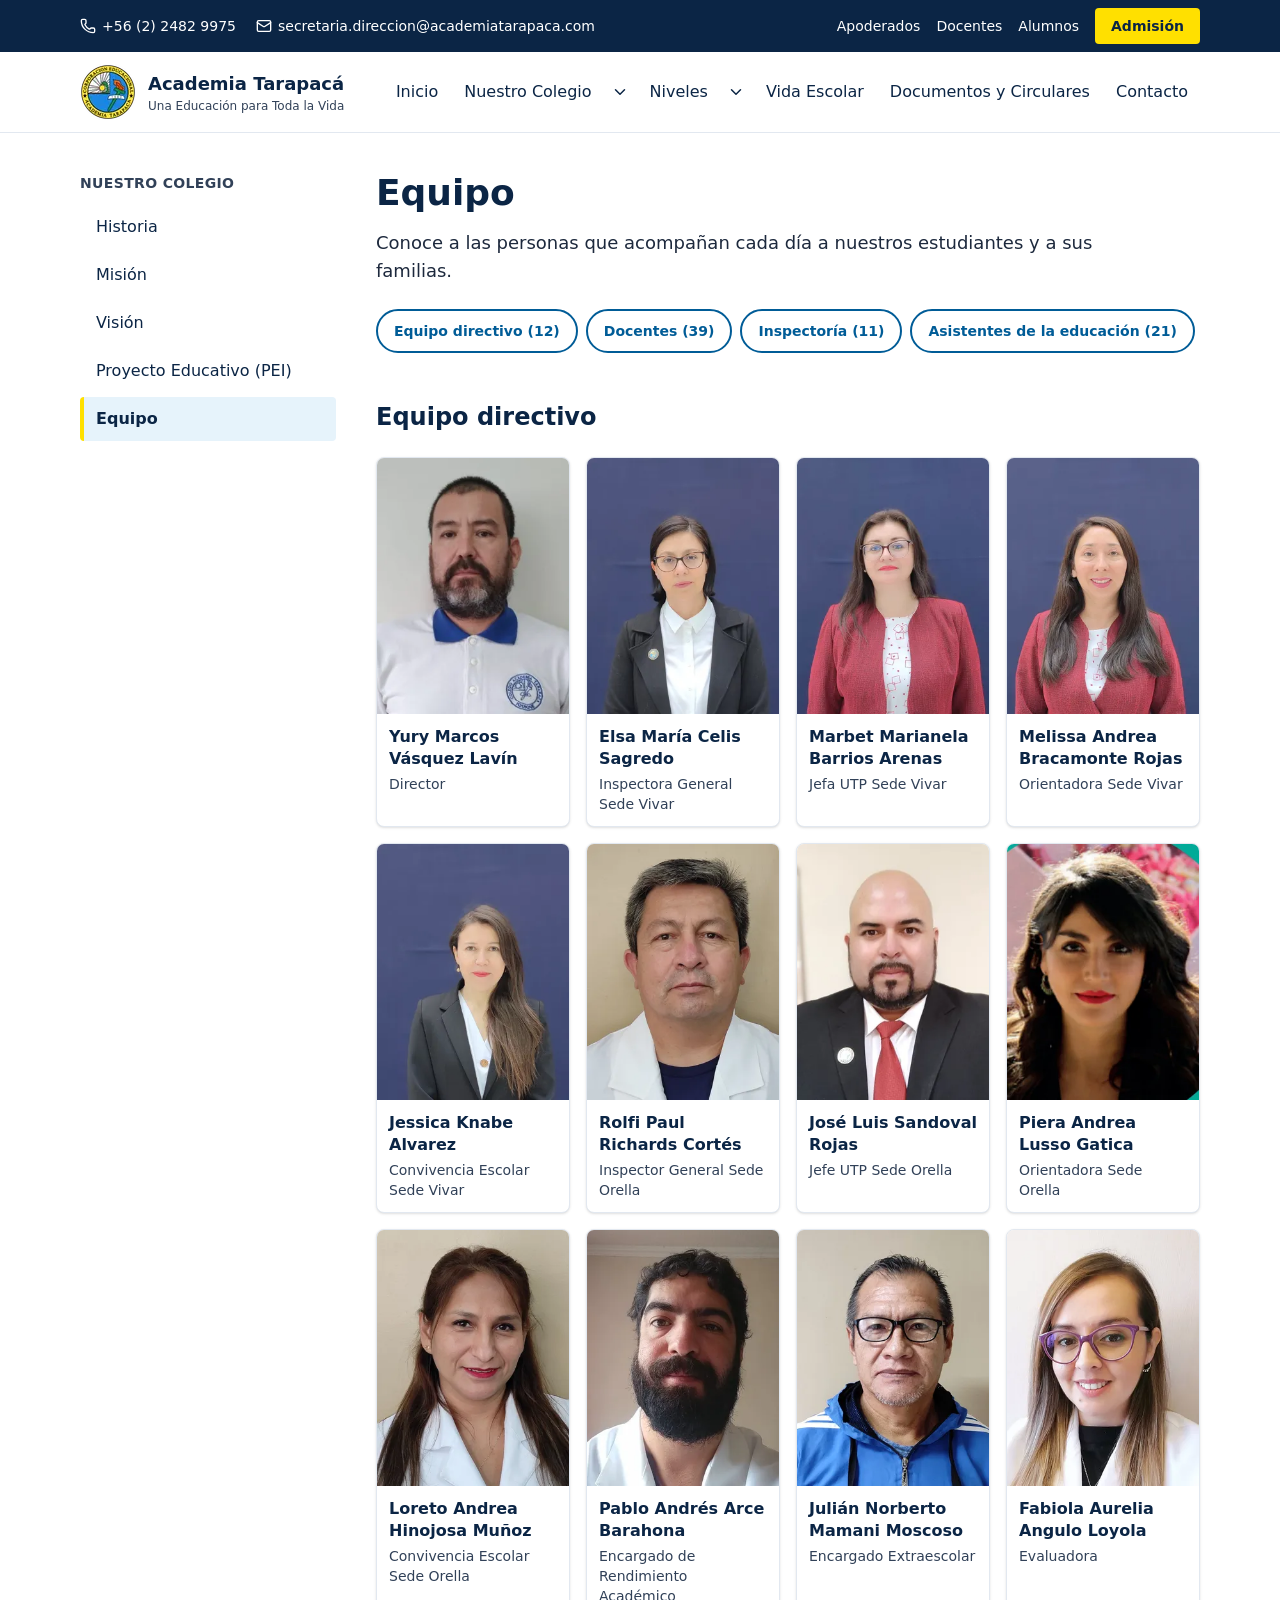
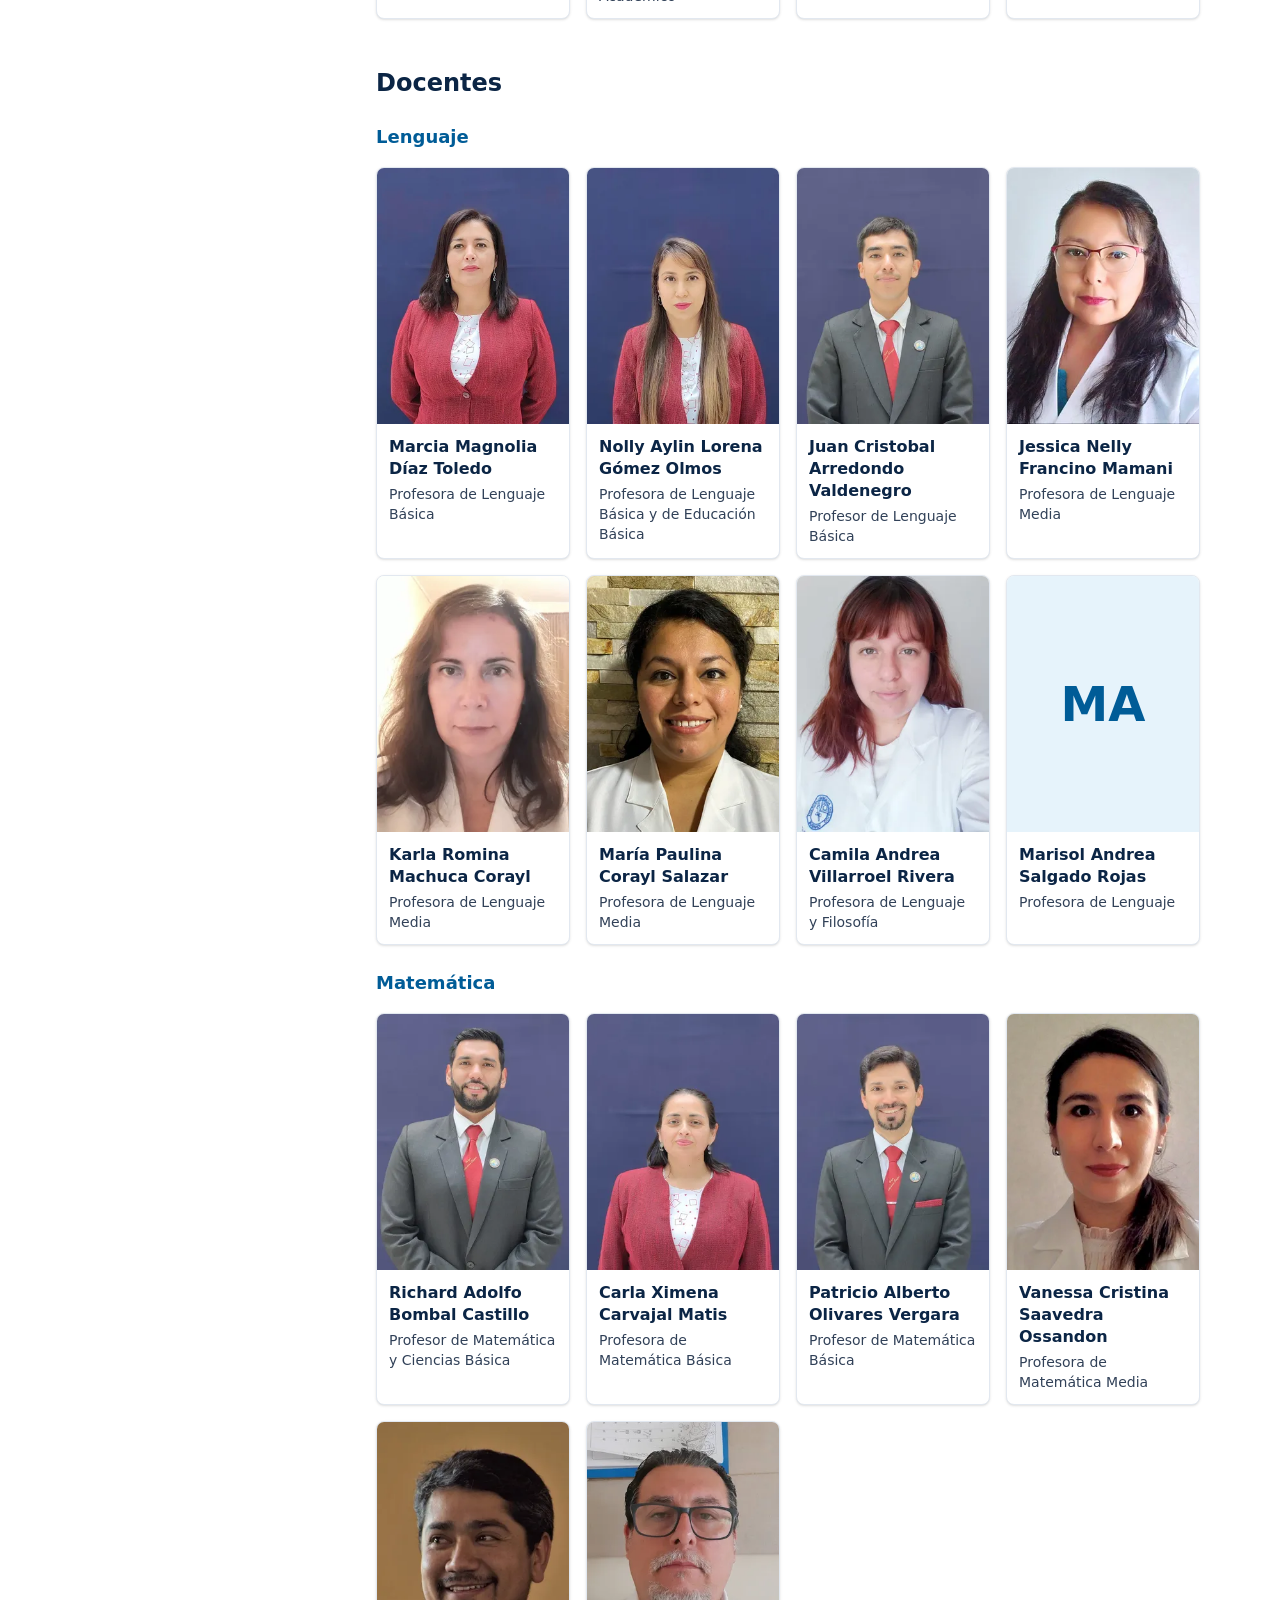
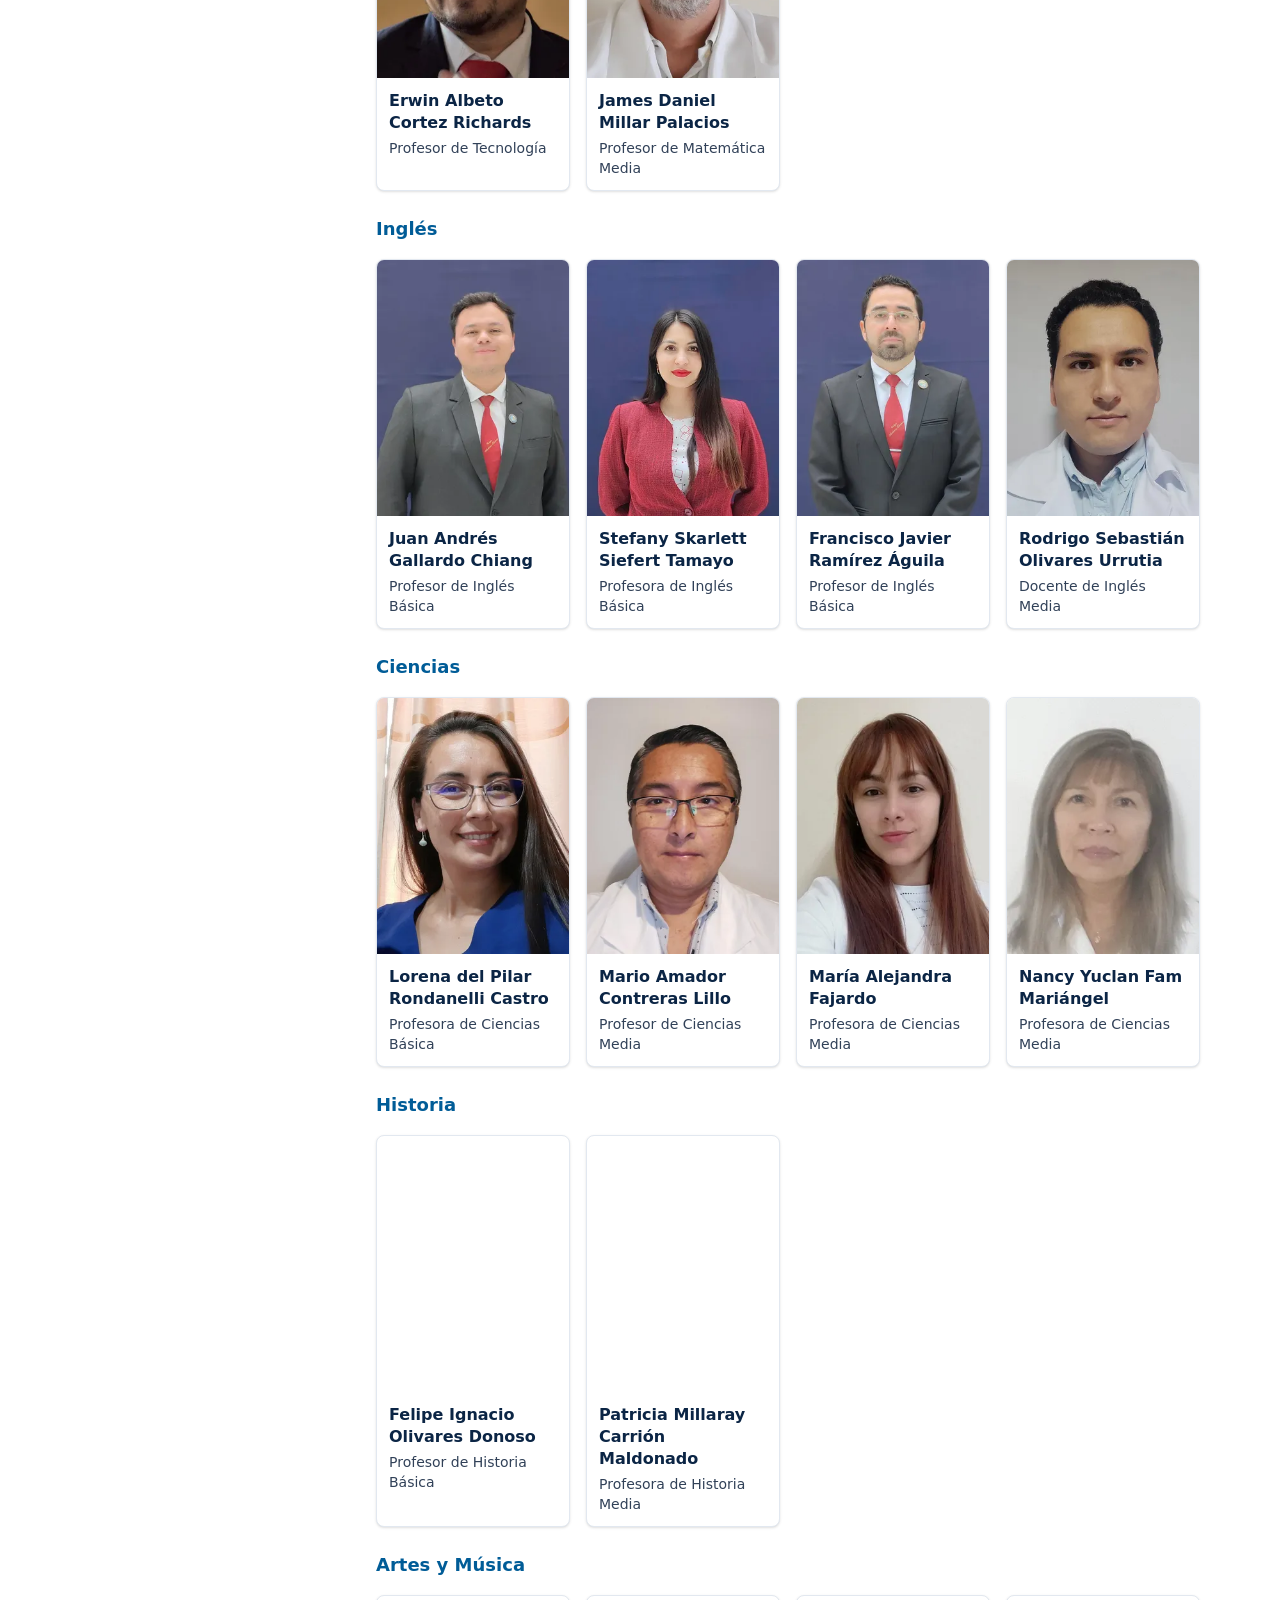
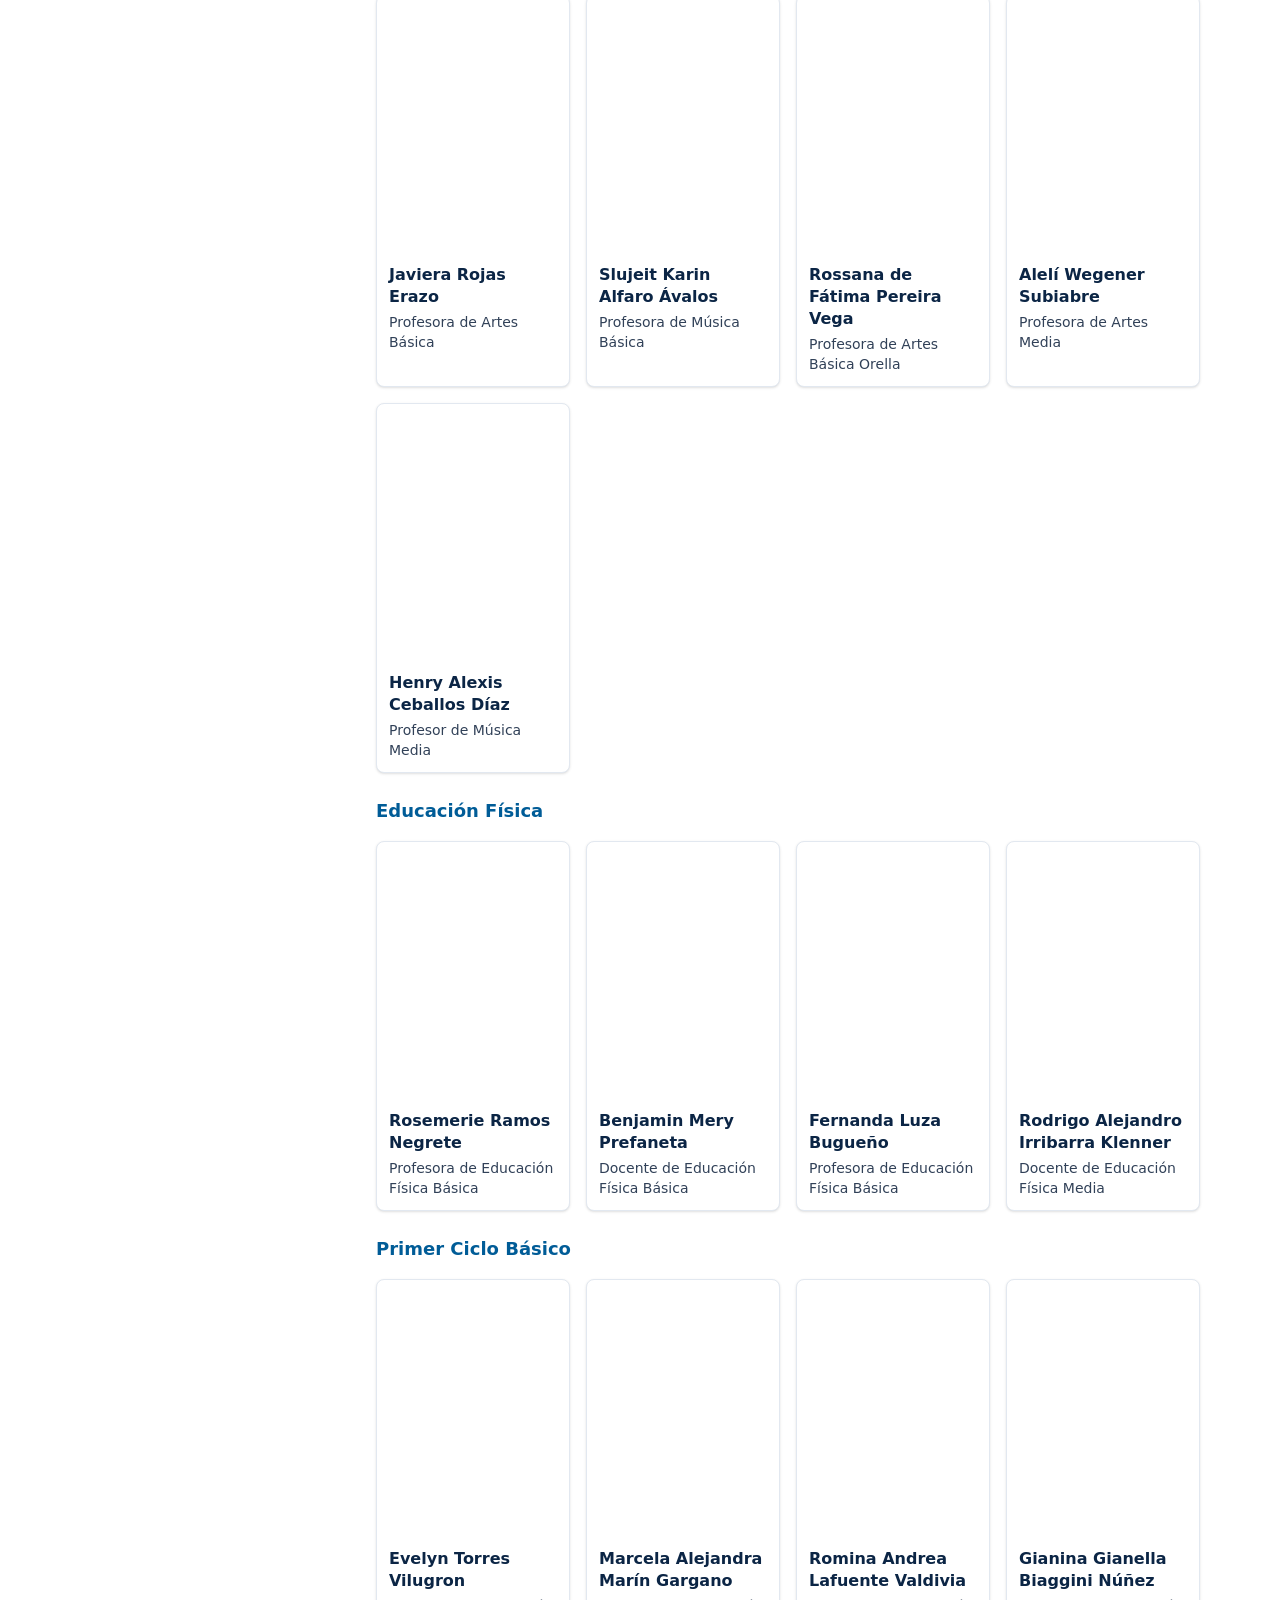
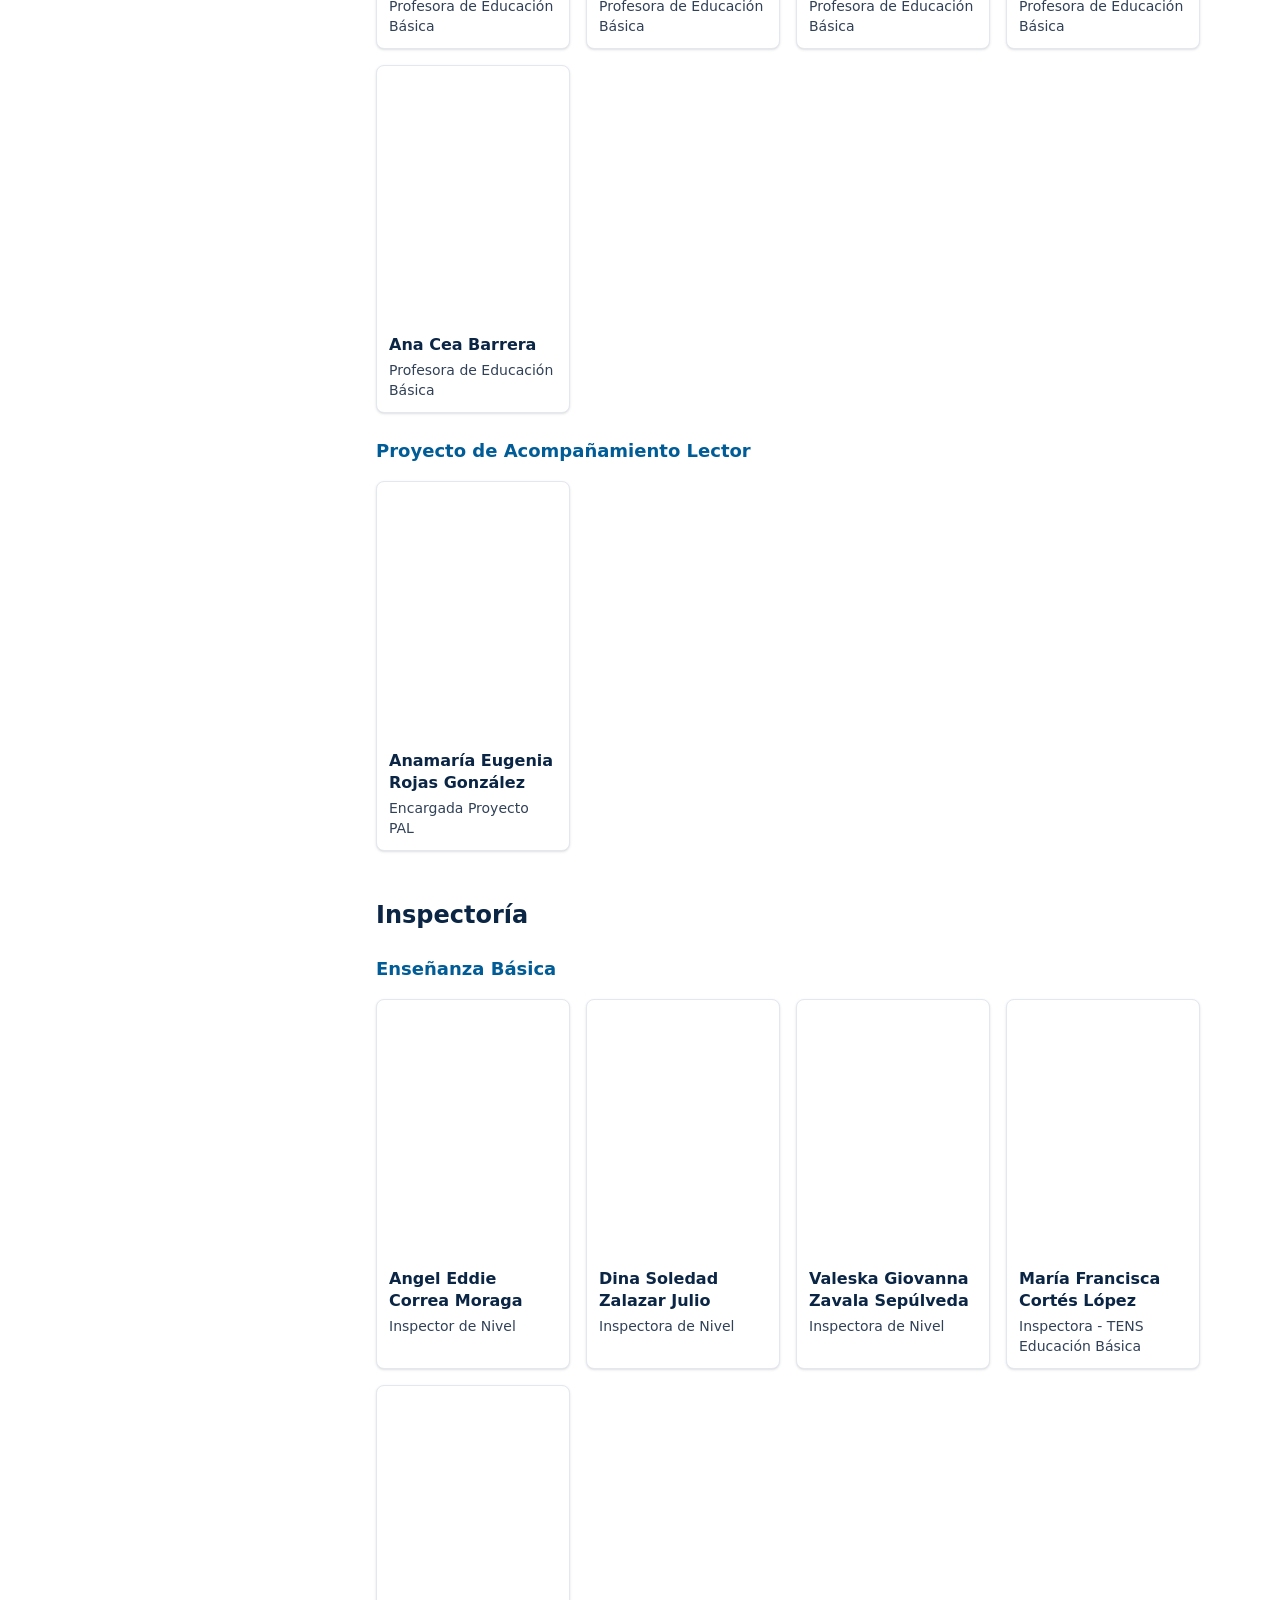
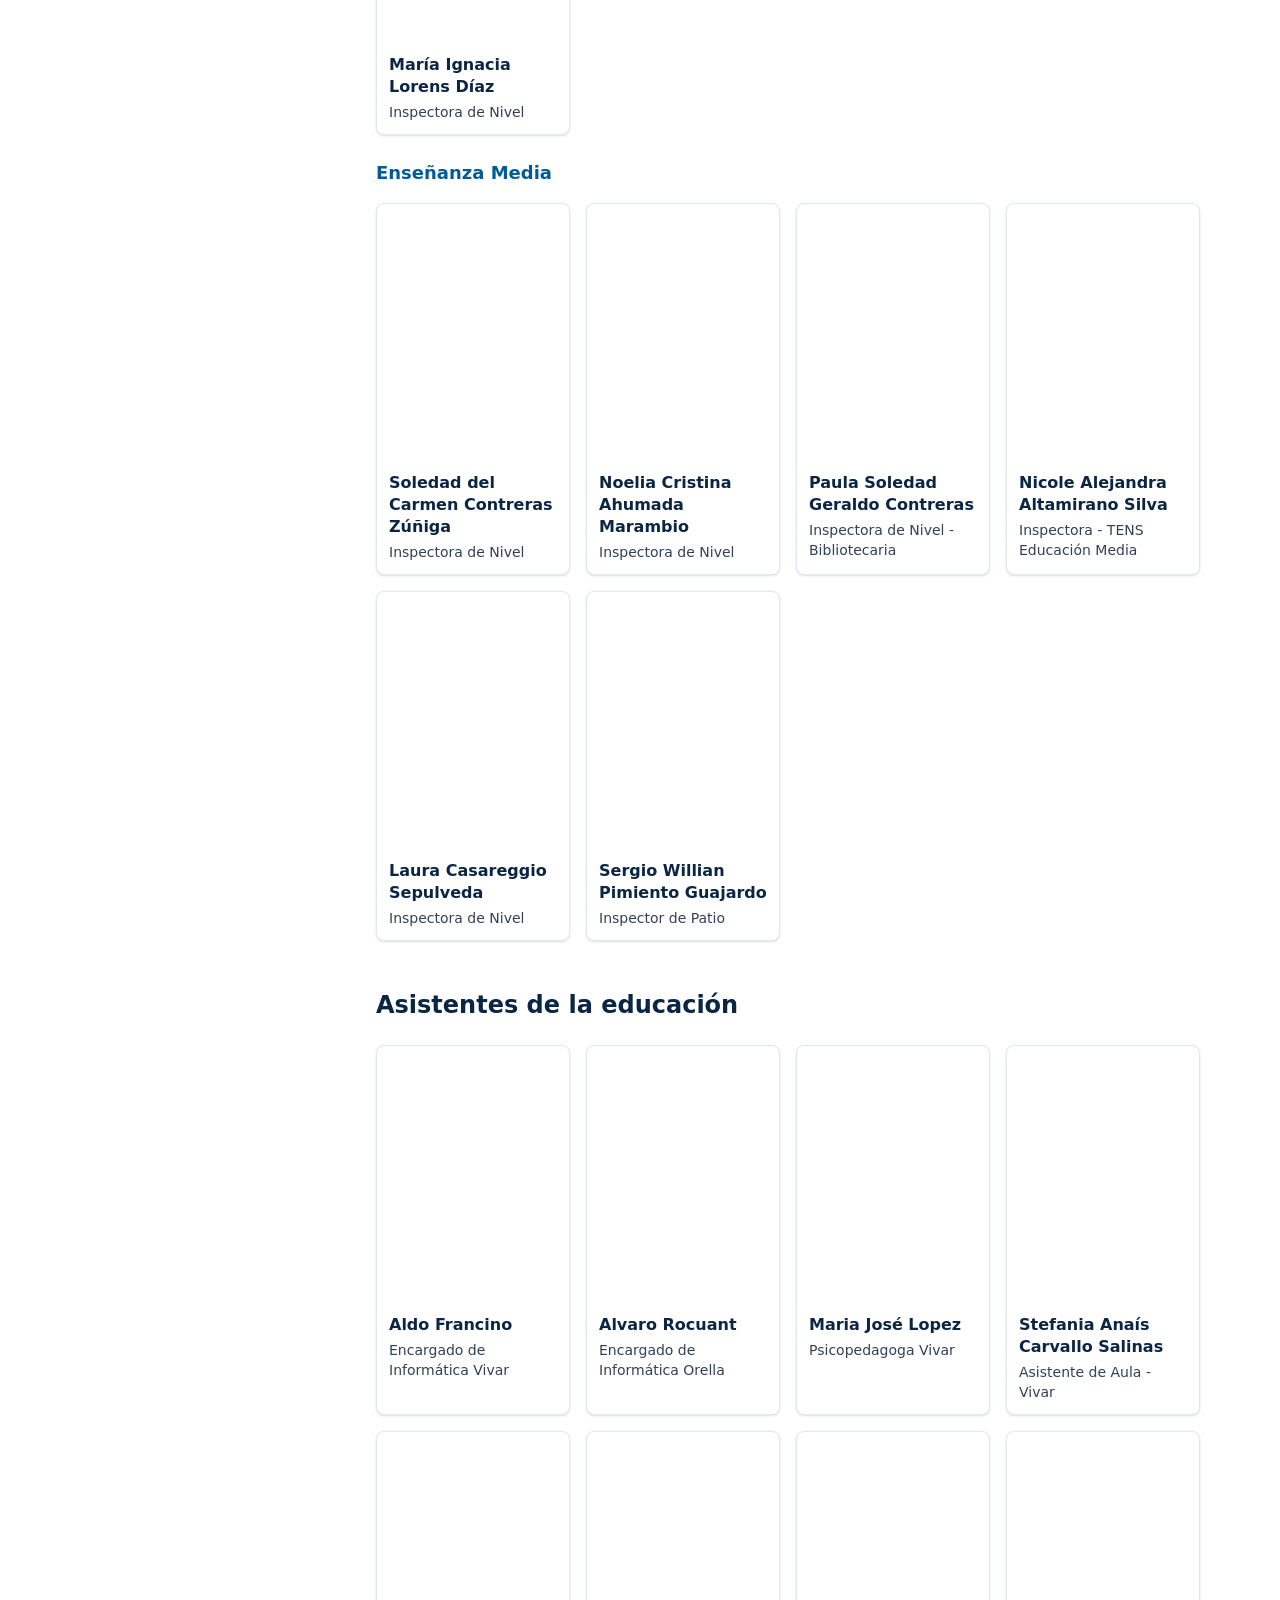
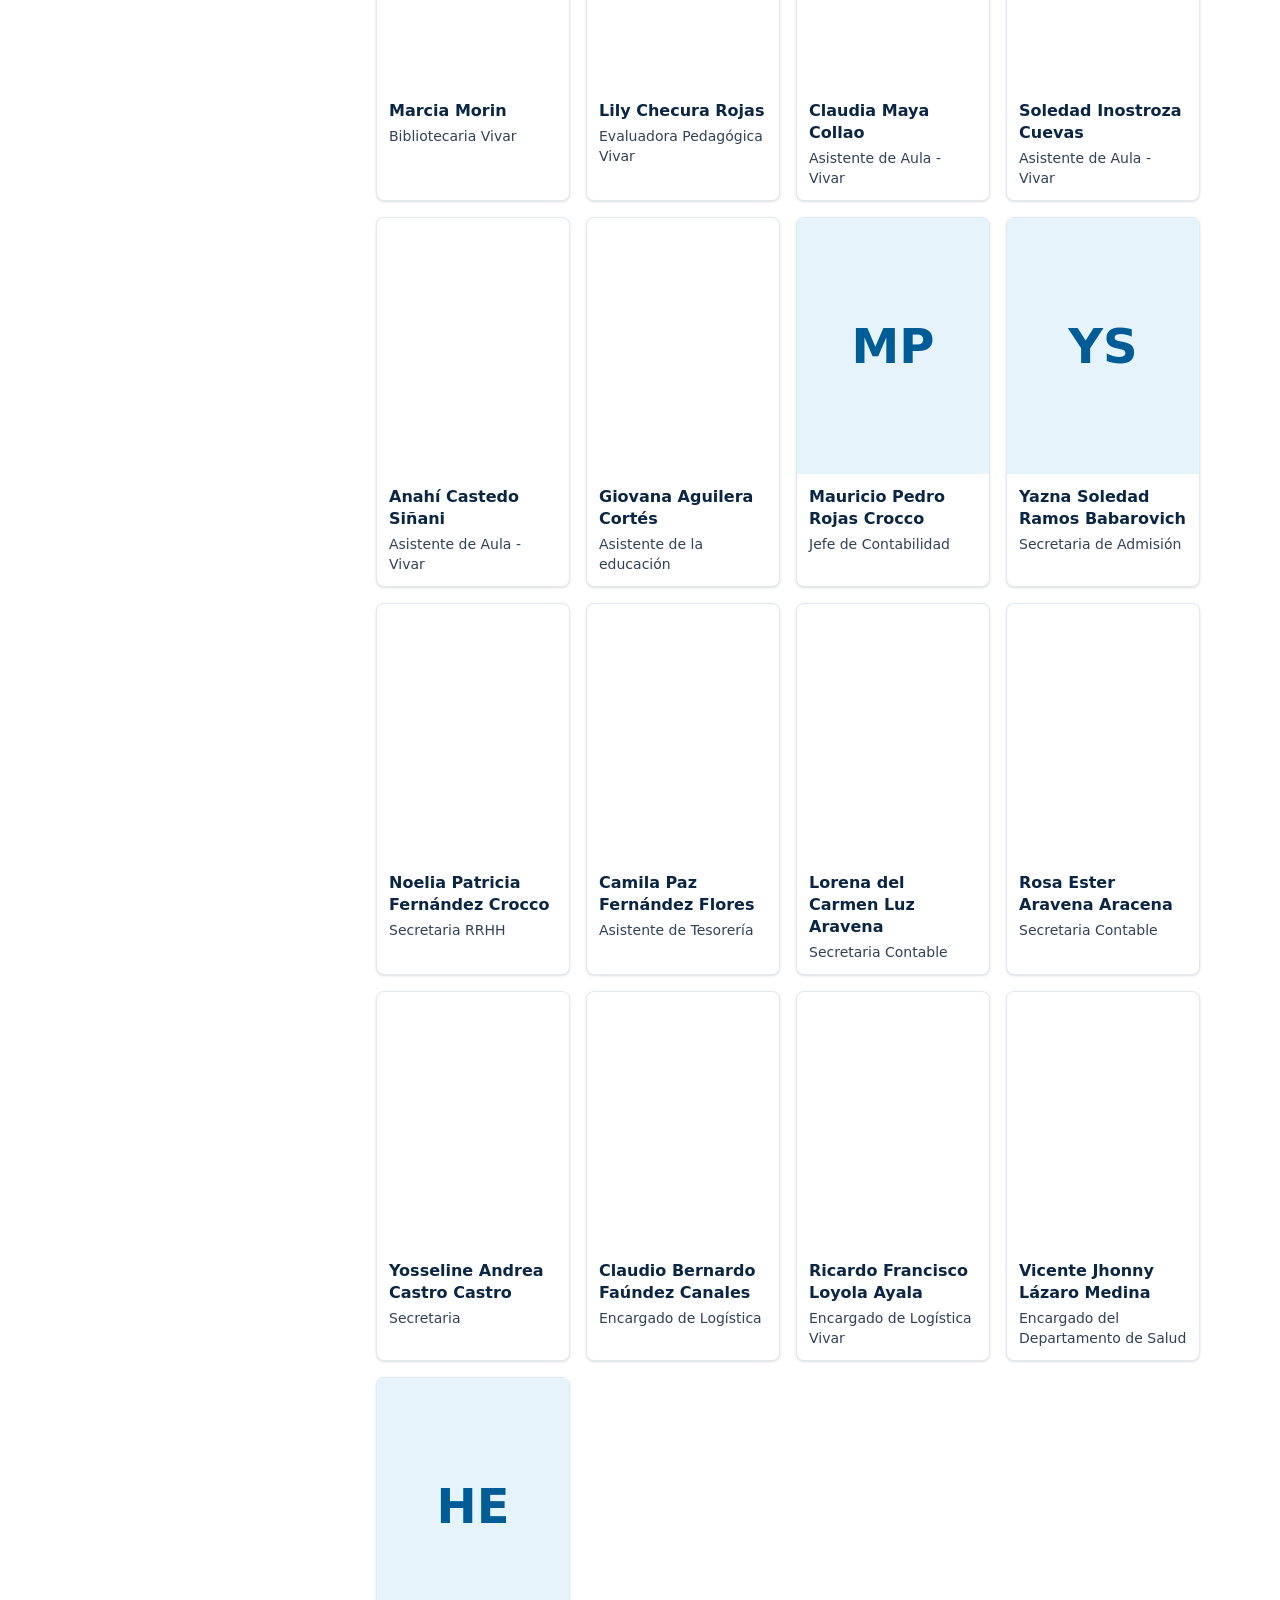
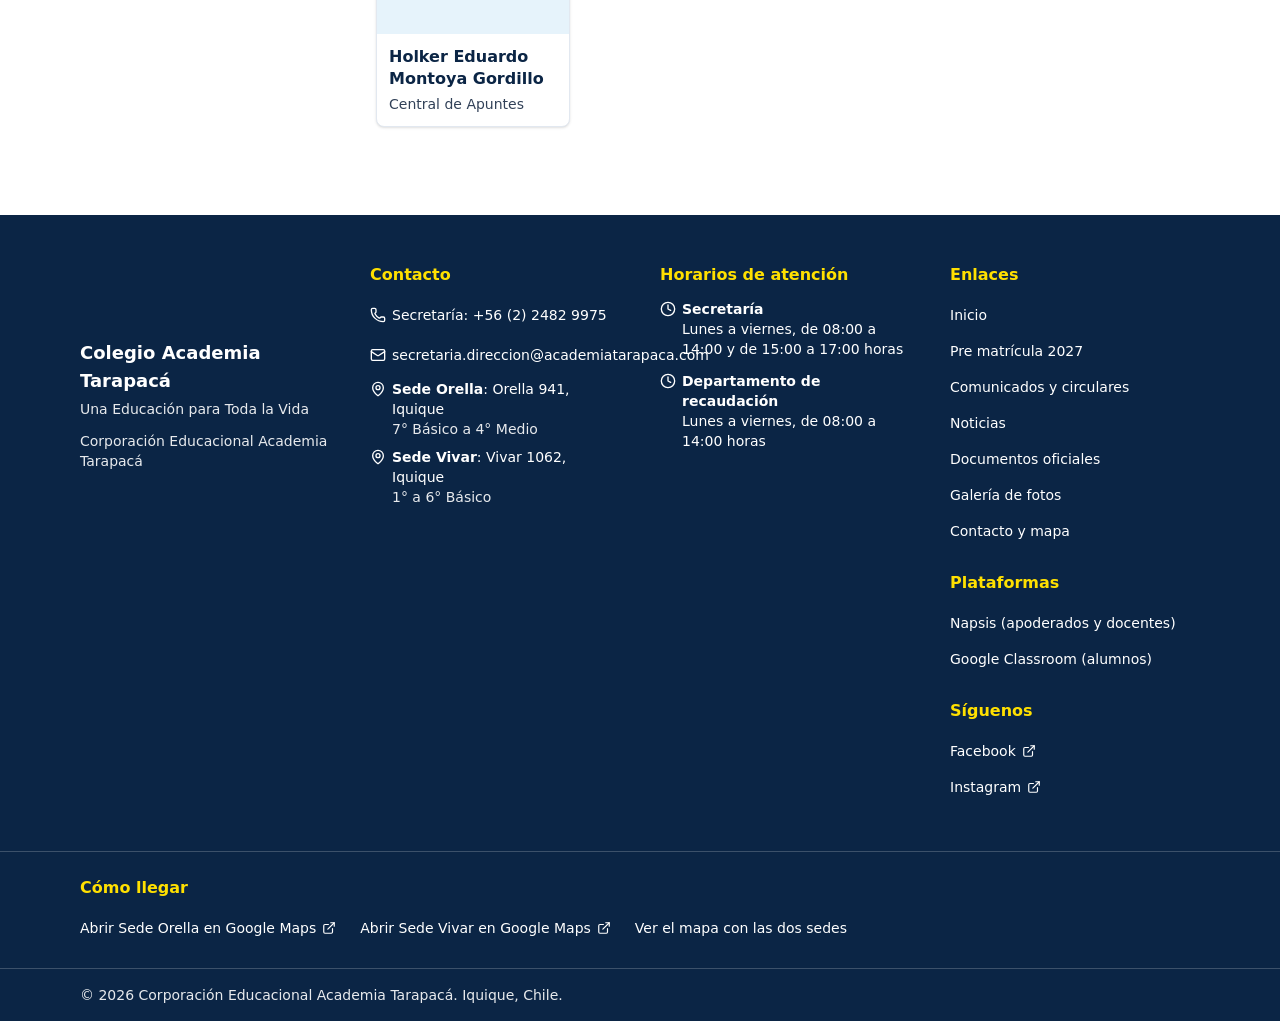
<file: nuestro-colegio/equipo/index.html>
<!DOCTYPE html><html lang="es-CL"><head><meta charset="utf-8"><meta name="viewport" content="width=device-width, initial-scale=1"><title>Equipo | Colegio Academia Tarapacá</title><meta name="description" content="Las personas que trabajan en el Colegio Academia Tarapacá: equipo directivo, docentes, inspectoría y asistentes de la educación."><link rel="canonical" href="https://rgodoyossandon.github.io/nuestro-colegio/equipo/"><meta name="robots" content="noindex, nofollow"><meta name="theme-color" content="#0b2545"><link rel="icon" href="/favicon.ico" sizes="32x32"><link rel="icon" type="image/png" href="/favicon-192.png" sizes="192x192"><link rel="apple-touch-icon" href="/apple-touch-icon.png"><link rel="manifest" href="/site.webmanifest"><meta property="og:type" content="website"><meta property="og:site_name" content="Colegio Academia Tarapacá"><meta property="og:locale" content="es_CL"><meta property="og:title" content="Equipo | Colegio Academia Tarapacá"><meta property="og:description" content="Las personas que trabajan en el Colegio Academia Tarapacá: equipo directivo, docentes, inspectoría y asistentes de la educación."><meta property="og:url" content="https://rgodoyossandon.github.io/nuestro-colegio/equipo/"><meta property="og:image" content="https://rgodoyossandon.github.io/og-default.png"><meta property="og:image:width" content="1200"><meta property="og:image:height" content="630"><meta name="twitter:card" content="summary_large_image"><meta name="twitter:title" content="Equipo | Colegio Academia Tarapacá"><meta name="twitter:description" content="Las personas que trabajan en el Colegio Academia Tarapacá: equipo directivo, docentes, inspectoría y asistentes de la educación."><meta name="twitter:image" content="https://rgodoyossandon.github.io/og-default.png"><script type="application/ld+json">[{"@context":"https://schema.org","@type":"EducationalOrganization","@id":"https://rgodoyossandon.github.io/#organization","name":"Colegio Academia Tarapacá","legalName":"Corporación Educacional Academia Tarapacá","slogan":"Una Educación para Toda la Vida","url":"https://rgodoyossandon.github.io/","logo":"https://rgodoyossandon.github.io/favicon-512.png","image":"https://rgodoyossandon.github.io/og-default.png","telephone":"+56224829975","email":"secretaria.direccion@academiatarapaca.com","address":{"@type":"PostalAddress","streetAddress":"Orella 941","addressLocality":"Iquique","addressRegion":"Tarapacá","addressCountry":"CL"},"location":[{"@type":"Place","name":"Sede Orella","address":{"@type":"PostalAddress","streetAddress":"Orella 941","addressLocality":"Iquique","addressRegion":"Tarapacá","addressCountry":"CL"}},{"@type":"Place","name":"Sede Vivar","address":{"@type":"PostalAddress","streetAddress":"Vivar 1062","addressLocality":"Iquique","addressRegion":"Tarapacá","addressCountry":"CL"}}],"sameAs":["https://www.facebook.com/academiatarapaca","https://www.instagram.com/corp_academia_tarapaca/"]},{"@context":"https://schema.org","@type":"WebSite","@id":"https://rgodoyossandon.github.io/#website","url":"https://rgodoyossandon.github.io/","name":"Colegio Academia Tarapacá","inLanguage":"es-CL","publisher":{"@id":"https://rgodoyossandon.github.io/#organization"}},{"@context":"https://schema.org","@type":"BreadcrumbList","itemListElement":[{"@type":"ListItem","position":1,"name":"Inicio","item":"https://rgodoyossandon.github.io/"},{"@type":"ListItem","position":2,"name":"Nuestro colegio","item":"https://rgodoyossandon.github.io/nuestro-colegio/"},{"@type":"ListItem","position":3,"name":"Equipo","item":"https://rgodoyossandon.github.io/nuestro-colegio/equipo/"}]}]</script><meta http-equiv="content-security-policy" content="default-src 'self';img-src 'self' data: https://tile.openstreetmap.org;connect-src 'self';object-src 'none';base-uri 'self';form-action 'self'; script-src 'self' 'sha256-jXyWfdtmZTlC3MHitqFy9F6ZRyChXSMuRAN1tiQ5k94=' 'sha256-47DEQpj8HBSa+/TImW+5JCeuQeRkm5NMpJWZG3hSuFU=' 'sha256-TIeUoq8YjG+1eU3TQxnLSulaW6KFweMvcnfLgmMCs9I=' 'sha256-rILyMVqTNj9nHzawLft8p09/U6kZcMr0BP+RVJBtgcQ=' 'sha256-xIb/Pa7FUshAu4ihwjchYcQpyCI8eS8kt40GpOAYCz8=' 'sha256-1BvDVWLr3QCC20uHhUDi27eDFVJpk1uMQJGIWKUks2I=' 'sha256-kmZE/W8I1iuTnl1b3yqzv9/DQZenPngd3NjSKMQl7y0=' 'sha256-Y8t0ntteBwH+PqGKUyjWW3CAk+BNJKSoQc0xZ68FjhM=' 'sha256-0O7iB6zr9x0r6X6eWYITC9V5q+yWCGAoFvcysBGbY9Q='; style-src 'self' ;"><link rel="stylesheet" href="/_astro/BaseLayout.C5HijSdY.css"></head><body class="min-h-screen"><a href="#contenido" class="sr-only rounded bg-navy-900 px-4 py-2 font-semibold text-white focus:not-sr-only focus:absolute focus:left-2 focus:top-2 focus:z-50">Saltar al contenido</a><header><div class="on-dark bg-navy-900 text-sm text-white"><div class="mx-auto flex max-w-6xl flex-wrap items-center justify-between gap-x-6 gap-y-2 px-4 py-2"><ul class="flex flex-wrap items-center gap-x-5 gap-y-1"><li><a href="tel:+56224829975" class="inline-flex min-h-8 items-center gap-1.5 hover:underline"><svg xmlns="http://www.w3.org/2000/svg" width="16" height="16" viewBox="0 0 24 24" fill="none" stroke="currentColor" stroke-width="2" stroke-linecap="round" stroke-linejoin="round" class="lucide lucide-phone" aria-hidden="true"><path d="M13.832 16.568a1 1 0 0 0 1.213-.303l.355-.465A2 2 0 0 1 17 15h3a2 2 0 0 1 2 2v3a2 2 0 0 1-2 2A18 18 0 0 1 2 4a2 2 0 0 1 2-2h3a2 2 0 0 1 2 2v3a2 2 0 0 1-.8 1.6l-.468.351a1 1 0 0 0-.292 1.233 14 14 0 0 0 6.392 6.384"></path></svg><span>+56 (2) 2482 9975</span></a></li><li><a href="mailto:secretaria.direccion@academiatarapaca.com" class="inline-flex min-h-8 min-w-8 items-center justify-center gap-1.5 hover:underline md:min-w-0 md:justify-start" aria-label="Correo: secretaria.direccion@academiatarapaca.com"><svg xmlns="http://www.w3.org/2000/svg" width="16" height="16" viewBox="0 0 24 24" fill="none" stroke="currentColor" stroke-width="2" stroke-linecap="round" stroke-linejoin="round" class="lucide lucide-mail" aria-hidden="true"><path d="m22 7-8.991 5.727a2 2 0 0 1-2.009 0L2 7"></path><rect x="2" y="4" width="20" height="16" rx="2"></rect></svg><span class="hidden md:inline">secretaria.direccion@academiatarapaca.com</span></a></li></ul><nav aria-label="Accesos a plataformas" class="flex flex-wrap items-center gap-x-4 gap-y-2"><ul class="flex flex-wrap items-center gap-x-4 gap-y-1"><li><a href="https://login.napsis.com/" target="_blank" rel="noopener noreferrer" class="inline-flex min-h-8 items-center hover:underline" data-track="platform_access" data-track-platform="napsis" data-track-audience="apoderado">Apoderados<span class="sr-only"> (se abre en una pestaña nueva)</span></a></li><li><a href="https://login.napsis.com/" target="_blank" rel="noopener noreferrer" class="inline-flex min-h-8 items-center hover:underline" data-track="platform_access" data-track-platform="napsis" data-track-audience="docente">Docentes<span class="sr-only"> (se abre en una pestaña nueva)</span></a></li><li><a href="https://classroom.google.com/" target="_blank" rel="noopener noreferrer" class="inline-flex min-h-8 items-center hover:underline" data-track="platform_access" data-track-platform="classroom" data-track-audience="alumno">Alumnos<span class="sr-only"> (se abre en una pestaña nueva)</span></a></li></ul><a href="/#admision" class="inline-flex min-h-9 items-center rounded bg-sol-400 px-4 font-semibold text-navy-900 hover:bg-sol-300" data-track="cta_click" data-track-cta-id="topbar-admision" data-track-location="topbar">Admisión</a></nav></div></div><div class="border-b border-slate-200 bg-white"><div class="mx-auto flex max-w-6xl flex-wrap items-center justify-between gap-x-4 gap-y-2 px-4 py-3"><a href="/" class="flex items-center gap-3"><img src="/_astro/logo-escudo.wjzynVmR_2cuWsb.webp" alt loading="eager" decoding="async" width="56" height="56" class="h-12 w-12 md:h-14 md:w-14"><span class="leading-tight"><span class="block text-lg font-bold text-navy-900">Academia Tarapacá</span><span class="block text-xs text-slate-700">Una Educación para Toda la Vida</span><span class="sr-only"> (ir al inicio)</span></span></a><button type="button" id="menu-toggle" class="group inline-flex min-h-11 min-w-11 items-center justify-center rounded border-2 border-azul-700 text-azul-700 md:hidden" aria-expanded="false" aria-controls="site-nav" aria-label="Abrir menú"><svg xmlns="http://www.w3.org/2000/svg" width="24" height="24" viewBox="0 0 24 24" fill="none" stroke="currentColor" stroke-width="2" stroke-linecap="round" stroke-linejoin="round" class="lucide lucide-menu group-aria-expanded:hidden" aria-hidden="true"><path d="M4 5h16"></path><path d="M4 12h16"></path><path d="M4 19h16"></path></svg><svg xmlns="http://www.w3.org/2000/svg" width="24" height="24" viewBox="0 0 24 24" fill="none" stroke="currentColor" stroke-width="2" stroke-linecap="round" stroke-linejoin="round" class="lucide lucide-x hidden group-aria-expanded:block" aria-hidden="true"><path d="M18 6 6 18"></path><path d="m6 6 12 12"></path></svg></button><nav id="site-nav" aria-label="Principal" class="hidden w-full md:block md:w-auto"><ul class="flex flex-col gap-1 py-2 md:flex-row md:items-center md:gap-0.5 md:py-0"><li class="group relative"><a href="/" class="inline-flex min-h-11 items-center rounded px-3 py-2 font-medium text-navy-900 hover:bg-azul-50 hover:text-azul-700">Inicio</a></li><li class="group relative" data-dropdown><div class="flex items-center"><a href="/nuestro-colegio/" class="inline-flex min-h-11 items-center rounded px-3 py-2 font-medium text-navy-900 hover:bg-azul-50 hover:text-azul-700">Nuestro Colegio</a><button type="button" class="hidden min-h-11 min-w-8 items-center justify-center rounded text-navy-900 hover:bg-azul-50 md:inline-flex" aria-expanded="false" aria-label="Mostrar opciones de Nuestro Colegio" data-dropdown-toggle><svg xmlns="http://www.w3.org/2000/svg" width="18" height="18" viewBox="0 0 24 24" fill="none" stroke="currentColor" stroke-width="2" stroke-linecap="round" stroke-linejoin="round" class="lucide lucide-chevron-down" aria-hidden="true"><path d="m6 9 6 6 6-6"></path></svg></button></div><ul class="mb-1 ml-4 border-l-2 border-sol-400 pl-2 md:absolute md:left-0 md:top-full md:z-40 md:mb-0 md:ml-0 md:hidden md:min-w-56 md:rounded md:border md:border-l-slate-200 md:bg-white md:p-1 md:shadow-lg md:group-data-[open=true]:block"><li><a href="/nuestro-colegio/historia/" class="inline-flex min-h-11 items-center rounded px-3 py-2 font-medium text-navy-900 hover:bg-azul-50 hover:text-azul-700 w-full">Historia</a></li><li><a href="/nuestro-colegio/mision/" class="inline-flex min-h-11 items-center rounded px-3 py-2 font-medium text-navy-900 hover:bg-azul-50 hover:text-azul-700 w-full">Misión</a></li><li><a href="/nuestro-colegio/vision/" class="inline-flex min-h-11 items-center rounded px-3 py-2 font-medium text-navy-900 hover:bg-azul-50 hover:text-azul-700 w-full">Visión</a></li><li><a href="/nuestro-colegio/proyecto-educativo/" class="inline-flex min-h-11 items-center rounded px-3 py-2 font-medium text-navy-900 hover:bg-azul-50 hover:text-azul-700 w-full">Proyecto Educativo (PEI)</a></li><li><a href="/nuestro-colegio/equipo/" class="inline-flex min-h-11 items-center rounded px-3 py-2 font-medium text-navy-900 hover:bg-azul-50 hover:text-azul-700 w-full">Equipo</a></li></ul></li><li class="group relative" data-dropdown><div class="flex items-center"><a href="/#niveles" class="inline-flex min-h-11 items-center rounded px-3 py-2 font-medium text-navy-900 hover:bg-azul-50 hover:text-azul-700">Niveles</a><button type="button" class="hidden min-h-11 min-w-8 items-center justify-center rounded text-navy-900 hover:bg-azul-50 md:inline-flex" aria-expanded="false" aria-label="Mostrar opciones de Niveles" data-dropdown-toggle><svg xmlns="http://www.w3.org/2000/svg" width="18" height="18" viewBox="0 0 24 24" fill="none" stroke="currentColor" stroke-width="2" stroke-linecap="round" stroke-linejoin="round" class="lucide lucide-chevron-down" aria-hidden="true"><path d="m6 9 6 6 6-6"></path></svg></button></div><ul class="mb-1 ml-4 border-l-2 border-sol-400 pl-2 md:absolute md:left-0 md:top-full md:z-40 md:mb-0 md:ml-0 md:hidden md:min-w-56 md:rounded md:border md:border-l-slate-200 md:bg-white md:p-1 md:shadow-lg md:group-data-[open=true]:block"><li><a href="/#basica" class="inline-flex min-h-11 items-center rounded px-3 py-2 font-medium text-navy-900 hover:bg-azul-50 hover:text-azul-700 w-full">Básica</a></li><li><a href="/#media" class="inline-flex min-h-11 items-center rounded px-3 py-2 font-medium text-navy-900 hover:bg-azul-50 hover:text-azul-700 w-full">Media</a></li></ul></li><li class="group relative"><a href="/noticias/" class="inline-flex min-h-11 items-center rounded px-3 py-2 font-medium text-navy-900 hover:bg-azul-50 hover:text-azul-700">Vida Escolar</a></li><li class="group relative"><a href="/documentos/" class="inline-flex min-h-11 items-center rounded px-3 py-2 font-medium text-navy-900 hover:bg-azul-50 hover:text-azul-700">Documentos y Circulares</a></li><li class="group relative"><a href="/contacto/" class="inline-flex min-h-11 items-center rounded px-3 py-2 font-medium text-navy-900 hover:bg-azul-50 hover:text-azul-700">Contacto</a></li></ul></nav><noscript><style>
        #site-nav {
          display: block;
        }
      </style></noscript></div></div><script type="module">var e=document.getElementById(`menu-toggle`),t=document.getElementById(`site-nav`),n=Array.from(document.querySelectorAll(`[data-dropdown]`));function r(n){e&&t&&(e.setAttribute(`aria-expanded`,String(n)),e.setAttribute(`aria-label`,n?`Cerrar menú`:`Abrir menú`),t.classList.toggle(`hidden`,!n))}function i(e,t){e.dataset.open=String(t),e.querySelector(`[data-dropdown-toggle]`)?.setAttribute(`aria-expanded`,String(t))}function a(e){for(let t of n)t!==e&&i(t,!1)}e?.addEventListener(`click`,()=>r(e.getAttribute(`aria-expanded`)!==`true`));for(let e of n)e.querySelector(`[data-dropdown-toggle]`)?.addEventListener(`click`,()=>{let t=e.dataset.open!==`true`;a(e),i(e,t)});document.addEventListener(`click`,e=>{let t=e.target;n.some(e=>e.contains(t))||a()}),document.addEventListener(`keydown`,t=>{if(t.key!==`Escape`)return;let a=n.find(e=>e.dataset.open===`true`);a?(i(a,!1),a.querySelector(`[data-dropdown-toggle]`)?.focus()):e?.getAttribute(`aria-expanded`)===`true`&&(r(!1),e.focus())});for(let e of n)e.addEventListener(`focusout`,t=>{e.contains(t.relatedTarget)||i(e,!1)});window.matchMedia(`(min-width: 768px)`).addEventListener(`change`,e=>{e.matches&&r(!1)});</script></header><main id="contenido" tabindex="-1"><div class="mx-auto max-w-6xl px-4 py-10" data-about data-about-slug="equipo"><div class="mb-6 hidden items-center justify-between gap-3 rounded border-l-4 border-sol-400 bg-sol-300/30 p-3 text-sm" role="status" data-presentation-banner><p><strong>Modo presentación:</strong> las páginas cambian solas cada 2 minutos.</p><div class="flex gap-2"><button type="button" class="min-h-11 rounded border-2 border-azul-700 px-3 font-semibold text-azul-700 hover:bg-azul-50" data-presentation-pause aria-pressed="false">Pausar</button><a href="/nuestro-colegio/equipo/" class="inline-flex min-h-11 items-center rounded bg-azul-700 px-3 font-semibold text-white hover:bg-navy-900">Salir</a></div></div><div class="md:grid md:grid-cols-[16rem_1fr] md:gap-10"><nav aria-label="Nuestro colegio" class="mb-8 md:mb-0"><p class="text-sm font-semibold uppercase tracking-wide text-slate-700">Nuestro colegio</p><ul class="mt-3 flex flex-wrap gap-2 md:flex-col md:gap-1"><li><a href="/nuestro-colegio/historia/" class="inline-flex min-h-11 w-full items-center rounded border-l-4 border-transparent px-3 py-2 font-medium text-navy-900 hover:bg-azul-50 aria-[current=page]:border-sol-400 aria-[current=page]:bg-azul-50 aria-[current=page]:font-bold">Historia</a></li><li><a href="/nuestro-colegio/mision/" class="inline-flex min-h-11 w-full items-center rounded border-l-4 border-transparent px-3 py-2 font-medium text-navy-900 hover:bg-azul-50 aria-[current=page]:border-sol-400 aria-[current=page]:bg-azul-50 aria-[current=page]:font-bold">Misión</a></li><li><a href="/nuestro-colegio/vision/" class="inline-flex min-h-11 w-full items-center rounded border-l-4 border-transparent px-3 py-2 font-medium text-navy-900 hover:bg-azul-50 aria-[current=page]:border-sol-400 aria-[current=page]:bg-azul-50 aria-[current=page]:font-bold">Visión</a></li><li><a href="/nuestro-colegio/proyecto-educativo/" class="inline-flex min-h-11 w-full items-center rounded border-l-4 border-transparent px-3 py-2 font-medium text-navy-900 hover:bg-azul-50 aria-[current=page]:border-sol-400 aria-[current=page]:bg-azul-50 aria-[current=page]:font-bold">Proyecto Educativo (PEI)</a></li><li><a href="/nuestro-colegio/equipo/" aria-current="page" class="inline-flex min-h-11 w-full items-center rounded border-l-4 border-transparent px-3 py-2 font-medium text-navy-900 hover:bg-azul-50 aria-[current=page]:border-sol-400 aria-[current=page]:bg-azul-50 aria-[current=page]:font-bold">Equipo</a></li></ul></nav><article><h1 class="text-3xl font-bold text-navy-900 md:text-4xl">Equipo</h1><p class="mt-4 max-w-3xl text-lg text-slate-800">Conoce a las personas que acompañan cada día a nuestros estudiantes y a sus familias.</p><nav aria-label="Grupos del equipo" class="mt-6"><ul class="flex flex-wrap gap-2"><li><a href="#directivo" class="inline-flex min-h-11 items-center rounded-full border-2 border-azul-700 px-4 text-sm font-semibold text-azul-700 hover:bg-azul-50">Equipo directivo (12)</a></li><li><a href="#docentes" class="inline-flex min-h-11 items-center rounded-full border-2 border-azul-700 px-4 text-sm font-semibold text-azul-700 hover:bg-azul-50">Docentes (39)</a></li><li><a href="#inspectoria" class="inline-flex min-h-11 items-center rounded-full border-2 border-azul-700 px-4 text-sm font-semibold text-azul-700 hover:bg-azul-50">Inspectoría (11)</a></li><li><a href="#asistentes" class="inline-flex min-h-11 items-center rounded-full border-2 border-azul-700 px-4 text-sm font-semibold text-azul-700 hover:bg-azul-50">Asistentes de la educación (21)</a></li></ul></nav><section id="directivo" class="mt-12 scroll-mt-4" aria-labelledby="team-directivo"><h2 id="team-directivo" class="text-2xl font-bold text-navy-900">Equipo directivo</h2><div class="mt-6"><ul class="mt-4 grid grid-cols-2 gap-4 sm:grid-cols-3 lg:grid-cols-4 mt-6"><li class="overflow-hidden rounded-lg border border-slate-200 bg-white shadow-sm"><img src="/_astro/yury-marcos-vasquez-lavin.DSFZoW_8_17JxsM.webp" alt="Foto de Yury Marcos Vásquez Lavín" loading="lazy" decoding="async" width="300" height="400" class="aspect-[3/4] w-full object-cover object-top"><div class="p-3"><p class="font-semibold leading-snug text-navy-900">Yury Marcos Vásquez Lavín</p><p class="mt-1 text-sm text-slate-700">Director</p></div></li><li class="overflow-hidden rounded-lg border border-slate-200 bg-white shadow-sm"><img src="/_astro/elsa-maria-celis-sagredo.CLO9VuoJ_1bquzh.webp" alt="Foto de Elsa María Celis Sagredo" loading="lazy" decoding="async" width="300" height="400" class="aspect-[3/4] w-full object-cover object-top"><div class="p-3"><p class="font-semibold leading-snug text-navy-900">Elsa María Celis Sagredo</p><p class="mt-1 text-sm text-slate-700">Inspectora General Sede Vivar</p></div></li><li class="overflow-hidden rounded-lg border border-slate-200 bg-white shadow-sm"><img src="/_astro/marbet-marianela-barrios-arenas.D8Tl5VvQ_8V4Gb.webp" alt="Foto de Marbet Marianela Barrios Arenas" loading="lazy" decoding="async" width="300" height="400" class="aspect-[3/4] w-full object-cover object-top"><div class="p-3"><p class="font-semibold leading-snug text-navy-900">Marbet Marianela Barrios Arenas</p><p class="mt-1 text-sm text-slate-700">Jefa UTP Sede Vivar</p></div></li><li class="overflow-hidden rounded-lg border border-slate-200 bg-white shadow-sm"><img src="/_astro/melissa-andrea-bracamonte-rojas.ls_lMYuK_Z1xHyaa.webp" alt="Foto de Melissa Andrea Bracamonte Rojas" loading="lazy" decoding="async" width="300" height="400" class="aspect-[3/4] w-full object-cover object-top"><div class="p-3"><p class="font-semibold leading-snug text-navy-900">Melissa Andrea Bracamonte Rojas</p><p class="mt-1 text-sm text-slate-700">Orientadora Sede Vivar</p></div></li><li class="overflow-hidden rounded-lg border border-slate-200 bg-white shadow-sm"><img src="/_astro/jessica-knabe-alvarez.CciYCv9n_Za9Xf9.webp" alt="Foto de Jessica Knabe Alvarez" loading="lazy" decoding="async" width="300" height="400" class="aspect-[3/4] w-full object-cover object-top"><div class="p-3"><p class="font-semibold leading-snug text-navy-900">Jessica Knabe Alvarez</p><p class="mt-1 text-sm text-slate-700">Convivencia Escolar Sede Vivar</p></div></li><li class="overflow-hidden rounded-lg border border-slate-200 bg-white shadow-sm"><img src="/_astro/rolfi-paul-richards-cortes.DnEF_FM__H91cg.webp" alt="Foto de Rolfi Paul Richards Cortés" loading="lazy" decoding="async" width="300" height="400" class="aspect-[3/4] w-full object-cover object-top"><div class="p-3"><p class="font-semibold leading-snug text-navy-900">Rolfi Paul Richards Cortés</p><p class="mt-1 text-sm text-slate-700">Inspector General Sede Orella</p></div></li><li class="overflow-hidden rounded-lg border border-slate-200 bg-white shadow-sm"><img src="/_astro/jose-luis-sandoval-rojas.DTIu5EIx_1M3dac.webp" alt="Foto de José Luis Sandoval Rojas" loading="lazy" decoding="async" width="300" height="400" class="aspect-[3/4] w-full object-cover object-top"><div class="p-3"><p class="font-semibold leading-snug text-navy-900">José Luis Sandoval Rojas</p><p class="mt-1 text-sm text-slate-700">Jefe UTP Sede Orella</p></div></li><li class="overflow-hidden rounded-lg border border-slate-200 bg-white shadow-sm"><img src="/_astro/piera-andrea-lusso-gatica.qcrETd3U_1quEO0.webp" alt="Foto de Piera Andrea Lusso Gatica" loading="lazy" decoding="async" width="300" height="400" class="aspect-[3/4] w-full object-cover object-top"><div class="p-3"><p class="font-semibold leading-snug text-navy-900">Piera Andrea Lusso Gatica</p><p class="mt-1 text-sm text-slate-700">Orientadora Sede Orella</p></div></li><li class="overflow-hidden rounded-lg border border-slate-200 bg-white shadow-sm"><img src="/_astro/loreto-andrea-hinojosa-munoz.BIVWtu0I_Z1sk1bY.webp" alt="Foto de Loreto Andrea Hinojosa Muñoz" loading="lazy" decoding="async" width="300" height="400" class="aspect-[3/4] w-full object-cover object-top"><div class="p-3"><p class="font-semibold leading-snug text-navy-900">Loreto Andrea Hinojosa Muñoz</p><p class="mt-1 text-sm text-slate-700">Convivencia Escolar Sede Orella</p></div></li><li class="overflow-hidden rounded-lg border border-slate-200 bg-white shadow-sm"><img src="/_astro/pablo-andres-arce-barahona.at0ACzEP_ZSphNo.webp" alt="Foto de Pablo Andrés Arce Barahona" loading="lazy" decoding="async" width="300" height="400" class="aspect-[3/4] w-full object-cover object-top"><div class="p-3"><p class="font-semibold leading-snug text-navy-900">Pablo Andrés Arce Barahona</p><p class="mt-1 text-sm text-slate-700">Encargado de Rendimiento Académico</p></div></li><li class="overflow-hidden rounded-lg border border-slate-200 bg-white shadow-sm"><img src="/_astro/julian-norberto-mamani-moscoso.tjwGUwrY_Z1VtJ2M.webp" alt="Foto de Julián Norberto Mamani Moscoso" loading="lazy" decoding="async" width="300" height="400" class="aspect-[3/4] w-full object-cover object-top"><div class="p-3"><p class="font-semibold leading-snug text-navy-900">Julián Norberto Mamani Moscoso</p><p class="mt-1 text-sm text-slate-700">Encargado Extraescolar</p></div></li><li class="overflow-hidden rounded-lg border border-slate-200 bg-white shadow-sm"><img src="/_astro/fabiola-aurelia-angulo-loyola.BVm5OcdE_9gbyV.webp" alt="Foto de Fabiola Aurelia Angulo Loyola" loading="lazy" decoding="async" width="300" height="400" class="aspect-[3/4] w-full object-cover object-top"><div class="p-3"><p class="font-semibold leading-snug text-navy-900">Fabiola Aurelia Angulo Loyola</p><p class="mt-1 text-sm text-slate-700">Evaluadora</p></div></li></ul></div></section><section id="docentes" class="mt-12 scroll-mt-4" aria-labelledby="team-docentes"><h2 id="team-docentes" class="text-2xl font-bold text-navy-900">Docentes</h2><div class="mt-6"><h3 class="text-lg font-semibold text-azul-700">Lenguaje</h3><ul class="mt-4 grid grid-cols-2 gap-4 sm:grid-cols-3 lg:grid-cols-4"><li class="overflow-hidden rounded-lg border border-slate-200 bg-white shadow-sm"><img src="/_astro/marcia-magnolia-diaz-toledo.VP2gBfaJ_1RsxcM.webp" alt="Foto de Marcia Magnolia Díaz Toledo" loading="lazy" decoding="async" width="300" height="400" class="aspect-[3/4] w-full object-cover object-top"><div class="p-3"><p class="font-semibold leading-snug text-navy-900">Marcia Magnolia Díaz Toledo</p><p class="mt-1 text-sm text-slate-700">Profesora de Lenguaje Básica</p></div></li><li class="overflow-hidden rounded-lg border border-slate-200 bg-white shadow-sm"><img src="/_astro/nolly-aylin-lorena-gomez-olmos.BydwxrFR_ZGNh6C.webp" alt="Foto de Nolly Aylin Lorena Gómez Olmos" loading="lazy" decoding="async" width="300" height="400" class="aspect-[3/4] w-full object-cover object-top"><div class="p-3"><p class="font-semibold leading-snug text-navy-900">Nolly Aylin Lorena Gómez Olmos</p><p class="mt-1 text-sm text-slate-700">Profesora de Lenguaje Básica y de Educación Básica</p></div></li><li class="overflow-hidden rounded-lg border border-slate-200 bg-white shadow-sm"><img src="/_astro/juan-cristobal-arredondo-valdenegro.27XoG3Cr_Z10C4Ps.webp" alt="Foto de Juan Cristobal Arredondo Valdenegro" loading="lazy" decoding="async" width="300" height="400" class="aspect-[3/4] w-full object-cover object-top"><div class="p-3"><p class="font-semibold leading-snug text-navy-900">Juan Cristobal Arredondo Valdenegro</p><p class="mt-1 text-sm text-slate-700">Profesor de Lenguaje Básica</p></div></li><li class="overflow-hidden rounded-lg border border-slate-200 bg-white shadow-sm"><img src="/_astro/jessica-nelly-francino-mamani.hjpWavC6_2v4GlF.webp" alt="Foto de Jessica Nelly Francino Mamani" loading="lazy" decoding="async" width="300" height="400" class="aspect-[3/4] w-full object-cover object-top"><div class="p-3"><p class="font-semibold leading-snug text-navy-900">Jessica Nelly Francino Mamani</p><p class="mt-1 text-sm text-slate-700">Profesora de Lenguaje Media</p></div></li><li class="overflow-hidden rounded-lg border border-slate-200 bg-white shadow-sm"><img src="/_astro/karla-romina-machuca-corayl.CNqHwyAY_1lPoTQ.webp" alt="Foto de Karla Romina Machuca Corayl" loading="lazy" decoding="async" width="300" height="400" class="aspect-[3/4] w-full object-cover object-top"><div class="p-3"><p class="font-semibold leading-snug text-navy-900">Karla Romina Machuca Corayl</p><p class="mt-1 text-sm text-slate-700">Profesora de Lenguaje Media</p></div></li><li class="overflow-hidden rounded-lg border border-slate-200 bg-white shadow-sm"><img src="/_astro/maria-paulina-corayl-salazar.3DBt0cZV_1Eu5zS.webp" alt="Foto de María Paulina Corayl Salazar" loading="lazy" decoding="async" width="300" height="400" class="aspect-[3/4] w-full object-cover object-top"><div class="p-3"><p class="font-semibold leading-snug text-navy-900">María Paulina Corayl Salazar</p><p class="mt-1 text-sm text-slate-700">Profesora de Lenguaje Media</p></div></li><li class="overflow-hidden rounded-lg border border-slate-200 bg-white shadow-sm"><img src="/_astro/camila-andrea-villarroel-rivera.iCE5HWxj_Z10omRL.webp" alt="Foto de Camila Andrea Villarroel Rivera" loading="lazy" decoding="async" width="300" height="400" class="aspect-[3/4] w-full object-cover object-top"><div class="p-3"><p class="font-semibold leading-snug text-navy-900">Camila Andrea Villarroel Rivera</p><p class="mt-1 text-sm text-slate-700">Profesora de Lenguaje y Filosofía</p></div></li><li class="overflow-hidden rounded-lg border border-slate-200 bg-white shadow-sm"><div class="flex aspect-[3/4] w-full items-center justify-center bg-azul-50 text-5xl font-bold text-azul-700" aria-hidden="true">MA</div><div class="p-3"><p class="font-semibold leading-snug text-navy-900">Marisol Andrea Salgado Rojas</p><p class="mt-1 text-sm text-slate-700">Profesora de Lenguaje</p></div></li></ul></div><div class="mt-6"><h3 class="text-lg font-semibold text-azul-700">Matemática</h3><ul class="mt-4 grid grid-cols-2 gap-4 sm:grid-cols-3 lg:grid-cols-4"><li class="overflow-hidden rounded-lg border border-slate-200 bg-white shadow-sm"><img src="/_astro/richard-adolfo-bombal-castillo.fY83vlrX_Z2giJ1v.webp" alt="Foto de Richard Adolfo Bombal Castillo" loading="lazy" decoding="async" width="300" height="400" class="aspect-[3/4] w-full object-cover object-top"><div class="p-3"><p class="font-semibold leading-snug text-navy-900">Richard Adolfo Bombal Castillo</p><p class="mt-1 text-sm text-slate-700">Profesor de Matemática y Ciencias Básica</p></div></li><li class="overflow-hidden rounded-lg border border-slate-200 bg-white shadow-sm"><img src="/_astro/carla-ximena-carvajal-matis.BDjHrQJE_Z1IVpTW.webp" alt="Foto de Carla Ximena Carvajal Matis" loading="lazy" decoding="async" width="300" height="400" class="aspect-[3/4] w-full object-cover object-top"><div class="p-3"><p class="font-semibold leading-snug text-navy-900">Carla Ximena Carvajal Matis</p><p class="mt-1 text-sm text-slate-700">Profesora de Matemática Básica</p></div></li><li class="overflow-hidden rounded-lg border border-slate-200 bg-white shadow-sm"><img src="/_astro/patricio-alberto-olivares-vergara.BO0fZ89D_ZLMQfQ.webp" alt="Foto de Patricio Alberto Olivares Vergara" loading="lazy" decoding="async" width="300" height="400" class="aspect-[3/4] w-full object-cover object-top"><div class="p-3"><p class="font-semibold leading-snug text-navy-900">Patricio Alberto Olivares Vergara</p><p class="mt-1 text-sm text-slate-700">Profesor de Matemática Básica</p></div></li><li class="overflow-hidden rounded-lg border border-slate-200 bg-white shadow-sm"><img src="/_astro/vanessa-cristina-saavedra-ossandon.BgAG44Vv_Z2oAcdt.webp" alt="Foto de Vanessa Cristina Saavedra Ossandon" loading="lazy" decoding="async" width="300" height="400" class="aspect-[3/4] w-full object-cover object-top"><div class="p-3"><p class="font-semibold leading-snug text-navy-900">Vanessa Cristina Saavedra Ossandon</p><p class="mt-1 text-sm text-slate-700">Profesora de Matemática Media</p></div></li><li class="overflow-hidden rounded-lg border border-slate-200 bg-white shadow-sm"><img src="/_astro/erwin-albeto-cortez-richards.BJ-1B87V_ZpxYAB.webp" alt="Foto de Erwin Albeto Cortez Richards" loading="lazy" decoding="async" width="300" height="400" class="aspect-[3/4] w-full object-cover object-top"><div class="p-3"><p class="font-semibold leading-snug text-navy-900">Erwin Albeto Cortez Richards</p><p class="mt-1 text-sm text-slate-700">Profesor de Tecnología</p></div></li><li class="overflow-hidden rounded-lg border border-slate-200 bg-white shadow-sm"><img src="/_astro/james-daniel-millar-palacios.CnGixnK3_Z1CiVtb.webp" alt="Foto de James Daniel Millar Palacios" loading="lazy" decoding="async" width="300" height="400" class="aspect-[3/4] w-full object-cover object-top"><div class="p-3"><p class="font-semibold leading-snug text-navy-900">James Daniel Millar Palacios</p><p class="mt-1 text-sm text-slate-700">Profesor de Matemática Media</p></div></li></ul></div><div class="mt-6"><h3 class="text-lg font-semibold text-azul-700">Inglés</h3><ul class="mt-4 grid grid-cols-2 gap-4 sm:grid-cols-3 lg:grid-cols-4"><li class="overflow-hidden rounded-lg border border-slate-200 bg-white shadow-sm"><img src="/_astro/juan-andres-gallardo-chiang.DdiOtcLL_JcyTh.webp" alt="Foto de Juan Andrés Gallardo Chiang" loading="lazy" decoding="async" width="300" height="400" class="aspect-[3/4] w-full object-cover object-top"><div class="p-3"><p class="font-semibold leading-snug text-navy-900">Juan Andrés Gallardo Chiang</p><p class="mt-1 text-sm text-slate-700">Profesor de Inglés Básica</p></div></li><li class="overflow-hidden rounded-lg border border-slate-200 bg-white shadow-sm"><img src="/_astro/stefany-skarlett-siefert-tamayo.CLIWBXYF_Zwhn1L.webp" alt="Foto de Stefany Skarlett Siefert Tamayo" loading="lazy" decoding="async" width="300" height="400" class="aspect-[3/4] w-full object-cover object-top"><div class="p-3"><p class="font-semibold leading-snug text-navy-900">Stefany Skarlett Siefert Tamayo</p><p class="mt-1 text-sm text-slate-700">Profesora de Inglés Básica</p></div></li><li class="overflow-hidden rounded-lg border border-slate-200 bg-white shadow-sm"><img src="/_astro/francisco-javier-ramirez-aguila.DQOZsIkU_Z2dfmDK.webp" alt="Foto de Francisco Javier Ramírez Águila" loading="lazy" decoding="async" width="300" height="400" class="aspect-[3/4] w-full object-cover object-top"><div class="p-3"><p class="font-semibold leading-snug text-navy-900">Francisco Javier Ramírez Águila</p><p class="mt-1 text-sm text-slate-700">Profesor de Inglés Básica</p></div></li><li class="overflow-hidden rounded-lg border border-slate-200 bg-white shadow-sm"><img src="/_astro/rodrigo-sebastian-olivares-urrutia.u80QPSZr_1L3dit.webp" alt="Foto de Rodrigo Sebastián Olivares Urrutia" loading="lazy" decoding="async" width="300" height="400" class="aspect-[3/4] w-full object-cover object-top"><div class="p-3"><p class="font-semibold leading-snug text-navy-900">Rodrigo Sebastián Olivares Urrutia</p><p class="mt-1 text-sm text-slate-700">Docente de Inglés Media</p></div></li></ul></div><div class="mt-6"><h3 class="text-lg font-semibold text-azul-700">Ciencias</h3><ul class="mt-4 grid grid-cols-2 gap-4 sm:grid-cols-3 lg:grid-cols-4"><li class="overflow-hidden rounded-lg border border-slate-200 bg-white shadow-sm"><img src="/_astro/lorena-del-pilar-rondanelli-castro.C1gy1W5m_Z1shzgx.webp" alt="Foto de Lorena del Pilar Rondanelli Castro" loading="lazy" decoding="async" width="300" height="400" class="aspect-[3/4] w-full object-cover object-top"><div class="p-3"><p class="font-semibold leading-snug text-navy-900">Lorena del Pilar Rondanelli Castro</p><p class="mt-1 text-sm text-slate-700">Profesora de Ciencias Básica</p></div></li><li class="overflow-hidden rounded-lg border border-slate-200 bg-white shadow-sm"><img src="/_astro/mario-amador-contreras-lillo.Cqg-27GZ_1uDaNL.webp" alt="Foto de Mario Amador Contreras Lillo" loading="lazy" decoding="async" width="300" height="400" class="aspect-[3/4] w-full object-cover object-top"><div class="p-3"><p class="font-semibold leading-snug text-navy-900">Mario Amador Contreras Lillo</p><p class="mt-1 text-sm text-slate-700">Profesor de Ciencias Media</p></div></li><li class="overflow-hidden rounded-lg border border-slate-200 bg-white shadow-sm"><img src="/_astro/maria-alejandra-fajardo.Cqg6i658_ZiDSYr.webp" alt="Foto de María Alejandra Fajardo" loading="lazy" decoding="async" width="300" height="400" class="aspect-[3/4] w-full object-cover object-top"><div class="p-3"><p class="font-semibold leading-snug text-navy-900">María Alejandra Fajardo</p><p class="mt-1 text-sm text-slate-700">Profesora de Ciencias Media</p></div></li><li class="overflow-hidden rounded-lg border border-slate-200 bg-white shadow-sm"><img src="/_astro/nancy-yuclan-fam-mariangel.BW-fK0Tf_Z2a3HEd.webp" alt="Foto de Nancy Yuclan Fam Mariángel" loading="lazy" decoding="async" width="300" height="400" class="aspect-[3/4] w-full object-cover object-top"><div class="p-3"><p class="font-semibold leading-snug text-navy-900">Nancy Yuclan Fam Mariángel</p><p class="mt-1 text-sm text-slate-700">Profesora de Ciencias Media</p></div></li></ul></div><div class="mt-6"><h3 class="text-lg font-semibold text-azul-700">Historia</h3><ul class="mt-4 grid grid-cols-2 gap-4 sm:grid-cols-3 lg:grid-cols-4"><li class="overflow-hidden rounded-lg border border-slate-200 bg-white shadow-sm"><img src="/_astro/felipe-ignacio-olivares-donoso.DOu3744g_ndX3e.webp" alt="Foto de Felipe Ignacio Olivares Donoso" loading="lazy" decoding="async" width="300" height="400" class="aspect-[3/4] w-full object-cover object-top"><div class="p-3"><p class="font-semibold leading-snug text-navy-900">Felipe Ignacio Olivares Donoso</p><p class="mt-1 text-sm text-slate-700">Profesor de Historia Básica</p></div></li><li class="overflow-hidden rounded-lg border border-slate-200 bg-white shadow-sm"><img src="/_astro/patricia-millaray-carrion-maldonado.Z-XIRsRl_ZAnGnz.webp" alt="Foto de Patricia Millaray Carrión Maldonado" loading="lazy" decoding="async" width="300" height="400" class="aspect-[3/4] w-full object-cover object-top"><div class="p-3"><p class="font-semibold leading-snug text-navy-900">Patricia Millaray Carrión Maldonado</p><p class="mt-1 text-sm text-slate-700">Profesora de Historia Media</p></div></li></ul></div><div class="mt-6"><h3 class="text-lg font-semibold text-azul-700">Artes y Música</h3><ul class="mt-4 grid grid-cols-2 gap-4 sm:grid-cols-3 lg:grid-cols-4"><li class="overflow-hidden rounded-lg border border-slate-200 bg-white shadow-sm"><img src="/_astro/javiera-rojas-erazo.rBMWmsQW_ZfEIt4.webp" alt="Foto de Javiera Rojas Erazo" loading="lazy" decoding="async" width="300" height="400" class="aspect-[3/4] w-full object-cover object-top"><div class="p-3"><p class="font-semibold leading-snug text-navy-900">Javiera Rojas Erazo</p><p class="mt-1 text-sm text-slate-700">Profesora de Artes Básica</p></div></li><li class="overflow-hidden rounded-lg border border-slate-200 bg-white shadow-sm"><img src="/_astro/slujeit-karin-alfaro-avalos.CwY5s0pH_Z8vmYH.webp" alt="Foto de Slujeit Karin Alfaro Ávalos" loading="lazy" decoding="async" width="300" height="400" class="aspect-[3/4] w-full object-cover object-top"><div class="p-3"><p class="font-semibold leading-snug text-navy-900">Slujeit Karin Alfaro Ávalos</p><p class="mt-1 text-sm text-slate-700">Profesora de Música Básica</p></div></li><li class="overflow-hidden rounded-lg border border-slate-200 bg-white shadow-sm"><img src="/_astro/rossana-de-fatima-pereira-vega.C2B8CkdN_Z62K6A.webp" alt="Foto de Rossana de Fátima Pereira Vega" loading="lazy" decoding="async" width="300" height="400" class="aspect-[3/4] w-full object-cover object-top"><div class="p-3"><p class="font-semibold leading-snug text-navy-900">Rossana de Fátima Pereira Vega</p><p class="mt-1 text-sm text-slate-700">Profesora de Artes Básica Orella</p></div></li><li class="overflow-hidden rounded-lg border border-slate-200 bg-white shadow-sm"><img src="/_astro/aleli-wegener-subiabre.GgueroeZ_ZSzS93.webp" alt="Foto de Alelí Wegener Subiabre" loading="lazy" decoding="async" width="300" height="400" class="aspect-[3/4] w-full object-cover object-top"><div class="p-3"><p class="font-semibold leading-snug text-navy-900">Alelí Wegener Subiabre</p><p class="mt-1 text-sm text-slate-700">Profesora de Artes Media</p></div></li><li class="overflow-hidden rounded-lg border border-slate-200 bg-white shadow-sm"><img src="/_astro/henry-alexis-ceballos-diaz.GFAi99Lh_1MytG3.webp" alt="Foto de Henry Alexis Ceballos Díaz" loading="lazy" decoding="async" width="300" height="400" class="aspect-[3/4] w-full object-cover object-top"><div class="p-3"><p class="font-semibold leading-snug text-navy-900">Henry Alexis Ceballos Díaz</p><p class="mt-1 text-sm text-slate-700">Profesor de Música Media</p></div></li></ul></div><div class="mt-6"><h3 class="text-lg font-semibold text-azul-700">Educación Física</h3><ul class="mt-4 grid grid-cols-2 gap-4 sm:grid-cols-3 lg:grid-cols-4"><li class="overflow-hidden rounded-lg border border-slate-200 bg-white shadow-sm"><img src="/_astro/rosemerie-ramos-negrete.4wYAE3cU_2hHxHI.webp" alt="Foto de Rosemerie Ramos Negrete" loading="lazy" decoding="async" width="300" height="400" class="aspect-[3/4] w-full object-cover object-top"><div class="p-3"><p class="font-semibold leading-snug text-navy-900">Rosemerie Ramos Negrete</p><p class="mt-1 text-sm text-slate-700">Profesora de Educación Física Básica</p></div></li><li class="overflow-hidden rounded-lg border border-slate-200 bg-white shadow-sm"><img src="/_astro/benjamin-mery-prefaneta.CGrVmRu-_1PVKKp.webp" alt="Foto de Benjamin Mery Prefaneta" loading="lazy" decoding="async" width="300" height="400" class="aspect-[3/4] w-full object-cover object-top"><div class="p-3"><p class="font-semibold leading-snug text-navy-900">Benjamin Mery Prefaneta</p><p class="mt-1 text-sm text-slate-700">Docente de Educación Física Básica</p></div></li><li class="overflow-hidden rounded-lg border border-slate-200 bg-white shadow-sm"><img src="/_astro/fernanda-luza-bugueno.gw7su1_V_xq75Y.webp" alt="Foto de Fernanda Luza Bugueño" loading="lazy" decoding="async" width="300" height="400" class="aspect-[3/4] w-full object-cover object-top"><div class="p-3"><p class="font-semibold leading-snug text-navy-900">Fernanda Luza Bugueño</p><p class="mt-1 text-sm text-slate-700">Profesora de Educación Física Básica</p></div></li><li class="overflow-hidden rounded-lg border border-slate-200 bg-white shadow-sm"><img src="/_astro/rodrigo-alejandro-irribarra-klenner.Bwq_Odvf_Z1epann.webp" alt="Foto de Rodrigo Alejandro Irribarra Klenner" loading="lazy" decoding="async" width="300" height="400" class="aspect-[3/4] w-full object-cover object-top"><div class="p-3"><p class="font-semibold leading-snug text-navy-900">Rodrigo Alejandro Irribarra Klenner</p><p class="mt-1 text-sm text-slate-700">Docente de Educación Física Media</p></div></li></ul></div><div class="mt-6"><h3 class="text-lg font-semibold text-azul-700">Primer Ciclo Básico</h3><ul class="mt-4 grid grid-cols-2 gap-4 sm:grid-cols-3 lg:grid-cols-4"><li class="overflow-hidden rounded-lg border border-slate-200 bg-white shadow-sm"><img src="/_astro/evelyn-torres-vilugron.QkmIOUe2_ZW74cA.webp" alt="Foto de Evelyn Torres Vilugron" loading="lazy" decoding="async" width="300" height="400" class="aspect-[3/4] w-full object-cover object-top"><div class="p-3"><p class="font-semibold leading-snug text-navy-900">Evelyn Torres Vilugron</p><p class="mt-1 text-sm text-slate-700">Profesora de Educación Básica</p></div></li><li class="overflow-hidden rounded-lg border border-slate-200 bg-white shadow-sm"><img src="/_astro/marcela-alejandra-marin-gargano.BCXLVkML_207lgR.webp" alt="Foto de Marcela Alejandra Marín Gargano" loading="lazy" decoding="async" width="300" height="400" class="aspect-[3/4] w-full object-cover object-top"><div class="p-3"><p class="font-semibold leading-snug text-navy-900">Marcela Alejandra Marín Gargano</p><p class="mt-1 text-sm text-slate-700">Profesora de Educación Básica</p></div></li><li class="overflow-hidden rounded-lg border border-slate-200 bg-white shadow-sm"><img src="/_astro/romina-andrea-lafuente-valdivia.Ber96ZJq_1Fteph.webp" alt="Foto de Romina Andrea Lafuente Valdivia" loading="lazy" decoding="async" width="300" height="400" class="aspect-[3/4] w-full object-cover object-top"><div class="p-3"><p class="font-semibold leading-snug text-navy-900">Romina Andrea Lafuente Valdivia</p><p class="mt-1 text-sm text-slate-700">Profesora de Educación Básica</p></div></li><li class="overflow-hidden rounded-lg border border-slate-200 bg-white shadow-sm"><img src="/_astro/gianina-gianella-biaggini-nunez.B9qh_Uoj_Z13fSpM.webp" alt="Foto de Gianina Gianella Biaggini Núñez" loading="lazy" decoding="async" width="300" height="400" class="aspect-[3/4] w-full object-cover object-top"><div class="p-3"><p class="font-semibold leading-snug text-navy-900">Gianina Gianella Biaggini Núñez</p><p class="mt-1 text-sm text-slate-700">Profesora de Educación Básica</p></div></li><li class="overflow-hidden rounded-lg border border-slate-200 bg-white shadow-sm"><img src="/_astro/ana-cea-barrera.CnhDKUvg_ZaBXnl.webp" alt="Foto de Ana Cea Barrera" loading="lazy" decoding="async" width="300" height="400" class="aspect-[3/4] w-full object-cover object-top"><div class="p-3"><p class="font-semibold leading-snug text-navy-900">Ana Cea Barrera</p><p class="mt-1 text-sm text-slate-700">Profesora de Educación Básica</p></div></li></ul></div><div class="mt-6"><h3 class="text-lg font-semibold text-azul-700">Proyecto de Acompañamiento Lector</h3><ul class="mt-4 grid grid-cols-2 gap-4 sm:grid-cols-3 lg:grid-cols-4"><li class="overflow-hidden rounded-lg border border-slate-200 bg-white shadow-sm"><img src="/_astro/anamaria-eugenia-rojas-gonzalez.CylJXctW_XaOsz.webp" alt="Foto de Anamaría Eugenia Rojas González" loading="lazy" decoding="async" width="300" height="400" class="aspect-[3/4] w-full object-cover object-top"><div class="p-3"><p class="font-semibold leading-snug text-navy-900">Anamaría Eugenia Rojas González</p><p class="mt-1 text-sm text-slate-700">Encargada Proyecto PAL</p></div></li></ul></div></section><section id="inspectoria" class="mt-12 scroll-mt-4" aria-labelledby="team-inspectoria"><h2 id="team-inspectoria" class="text-2xl font-bold text-navy-900">Inspectoría</h2><div class="mt-6"><h3 class="text-lg font-semibold text-azul-700">Enseñanza Básica</h3><ul class="mt-4 grid grid-cols-2 gap-4 sm:grid-cols-3 lg:grid-cols-4"><li class="overflow-hidden rounded-lg border border-slate-200 bg-white shadow-sm"><img src="/_astro/angel-eddie-correa-moraga.CKaus8dC_Z1UPN8R.webp" alt="Foto de Angel Eddie Correa Moraga" loading="lazy" decoding="async" width="300" height="400" class="aspect-[3/4] w-full object-cover object-top"><div class="p-3"><p class="font-semibold leading-snug text-navy-900">Angel Eddie Correa Moraga</p><p class="mt-1 text-sm text-slate-700">Inspector de Nivel</p></div></li><li class="overflow-hidden rounded-lg border border-slate-200 bg-white shadow-sm"><img src="/_astro/dina-soledad-zalazar-julio.CkRTAKEf_MMnEH.webp" alt="Foto de Dina Soledad Zalazar Julio" loading="lazy" decoding="async" width="300" height="400" class="aspect-[3/4] w-full object-cover object-top"><div class="p-3"><p class="font-semibold leading-snug text-navy-900">Dina Soledad Zalazar Julio</p><p class="mt-1 text-sm text-slate-700">Inspectora de Nivel</p></div></li><li class="overflow-hidden rounded-lg border border-slate-200 bg-white shadow-sm"><img src="/_astro/valeska-giovanna-zavala-sepulveda.DuIx99WJ_2i4iQc.webp" alt="Foto de Valeska Giovanna Zavala Sepúlveda" loading="lazy" decoding="async" width="300" height="400" class="aspect-[3/4] w-full object-cover object-top"><div class="p-3"><p class="font-semibold leading-snug text-navy-900">Valeska Giovanna Zavala Sepúlveda</p><p class="mt-1 text-sm text-slate-700">Inspectora de Nivel</p></div></li><li class="overflow-hidden rounded-lg border border-slate-200 bg-white shadow-sm"><img src="/_astro/maria-francisca-cortes-lopez.CAq0vtCN_n8Nq1.webp" alt="Foto de María Francisca Cortés López" loading="lazy" decoding="async" width="300" height="400" class="aspect-[3/4] w-full object-cover object-top"><div class="p-3"><p class="font-semibold leading-snug text-navy-900">María Francisca Cortés López</p><p class="mt-1 text-sm text-slate-700">Inspectora - TENS Educación Básica</p></div></li><li class="overflow-hidden rounded-lg border border-slate-200 bg-white shadow-sm"><img src="/_astro/maria-ignacia-lorens-diaz.C6fuBWy9_21io9H.webp" alt="Foto de María Ignacia Lorens Díaz" loading="lazy" decoding="async" width="300" height="400" class="aspect-[3/4] w-full object-cover object-top"><div class="p-3"><p class="font-semibold leading-snug text-navy-900">María Ignacia Lorens Díaz</p><p class="mt-1 text-sm text-slate-700">Inspectora de Nivel</p></div></li></ul></div><div class="mt-6"><h3 class="text-lg font-semibold text-azul-700">Enseñanza Media</h3><ul class="mt-4 grid grid-cols-2 gap-4 sm:grid-cols-3 lg:grid-cols-4"><li class="overflow-hidden rounded-lg border border-slate-200 bg-white shadow-sm"><img src="/_astro/soledad-del-carmen-contreras-zuniga.dXvyDmeF_ZbEquk.webp" alt="Foto de Soledad del Carmen Contreras Zúñiga" loading="lazy" decoding="async" width="300" height="400" class="aspect-[3/4] w-full object-cover object-top"><div class="p-3"><p class="font-semibold leading-snug text-navy-900">Soledad del Carmen Contreras Zúñiga</p><p class="mt-1 text-sm text-slate-700">Inspectora de Nivel</p></div></li><li class="overflow-hidden rounded-lg border border-slate-200 bg-white shadow-sm"><img src="/_astro/noelia-cristina-ahumada-marambio.BQpCXgEL_Z1u1yBY.webp" alt="Foto de Noelia Cristina Ahumada Marambio" loading="lazy" decoding="async" width="300" height="400" class="aspect-[3/4] w-full object-cover object-top"><div class="p-3"><p class="font-semibold leading-snug text-navy-900">Noelia Cristina Ahumada Marambio</p><p class="mt-1 text-sm text-slate-700">Inspectora de Nivel</p></div></li><li class="overflow-hidden rounded-lg border border-slate-200 bg-white shadow-sm"><img src="/_astro/paula-soledad-geraldo-contreras.Cb-KFbg0_Z1sf0B2.webp" alt="Foto de Paula Soledad Geraldo Contreras" loading="lazy" decoding="async" width="300" height="400" class="aspect-[3/4] w-full object-cover object-top"><div class="p-3"><p class="font-semibold leading-snug text-navy-900">Paula Soledad Geraldo Contreras</p><p class="mt-1 text-sm text-slate-700">Inspectora de Nivel - Bibliotecaria</p></div></li><li class="overflow-hidden rounded-lg border border-slate-200 bg-white shadow-sm"><img src="/_astro/nicole-alejandra-altamirano-silva.BsUJPpzp_SFRTP.webp" alt="Foto de Nicole Alejandra Altamirano Silva" loading="lazy" decoding="async" width="300" height="400" class="aspect-[3/4] w-full object-cover object-top"><div class="p-3"><p class="font-semibold leading-snug text-navy-900">Nicole Alejandra Altamirano Silva</p><p class="mt-1 text-sm text-slate-700">Inspectora - TENS Educación Media</p></div></li><li class="overflow-hidden rounded-lg border border-slate-200 bg-white shadow-sm"><img src="/_astro/laura-casareggio-sepulveda.BHguqjWZ_EbuRT.webp" alt="Foto de Laura Casareggio Sepulveda" loading="lazy" decoding="async" width="300" height="400" class="aspect-[3/4] w-full object-cover object-top"><div class="p-3"><p class="font-semibold leading-snug text-navy-900">Laura Casareggio Sepulveda</p><p class="mt-1 text-sm text-slate-700">Inspectora de Nivel</p></div></li><li class="overflow-hidden rounded-lg border border-slate-200 bg-white shadow-sm"><img src="/_astro/sergio-willian-pimiento-guajardo.BT2IX8-x_XWHpz.webp" alt="Foto de Sergio Willian Pimiento Guajardo" loading="lazy" decoding="async" width="300" height="400" class="aspect-[3/4] w-full object-cover object-top"><div class="p-3"><p class="font-semibold leading-snug text-navy-900">Sergio Willian Pimiento Guajardo</p><p class="mt-1 text-sm text-slate-700">Inspector de Patio</p></div></li></ul></div></section><section id="asistentes" class="mt-12 scroll-mt-4" aria-labelledby="team-asistentes"><h2 id="team-asistentes" class="text-2xl font-bold text-navy-900">Asistentes de la educación</h2><div class="mt-6"><ul class="mt-4 grid grid-cols-2 gap-4 sm:grid-cols-3 lg:grid-cols-4 mt-6"><li class="overflow-hidden rounded-lg border border-slate-200 bg-white shadow-sm"><img src="/_astro/aldo-francino.DLztJjRt_ZTxS5.webp" alt="Foto de Aldo Francino" loading="lazy" decoding="async" width="300" height="400" class="aspect-[3/4] w-full object-cover object-top"><div class="p-3"><p class="font-semibold leading-snug text-navy-900">Aldo Francino</p><p class="mt-1 text-sm text-slate-700">Encargado de Informática Vivar</p></div></li><li class="overflow-hidden rounded-lg border border-slate-200 bg-white shadow-sm"><img src="/_astro/alvaro-rocuant.ClHpHHbC_1HXvqO.webp" alt="Foto de Alvaro Rocuant" loading="lazy" decoding="async" width="300" height="400" class="aspect-[3/4] w-full object-cover object-top"><div class="p-3"><p class="font-semibold leading-snug text-navy-900">Alvaro Rocuant</p><p class="mt-1 text-sm text-slate-700">Encargado de Informática Orella</p></div></li><li class="overflow-hidden rounded-lg border border-slate-200 bg-white shadow-sm"><img src="/_astro/maria-jose-lopez.DrBjQc4e_ZWLdBd.webp" alt="Foto de Maria José Lopez" loading="lazy" decoding="async" width="300" height="400" class="aspect-[3/4] w-full object-cover object-top"><div class="p-3"><p class="font-semibold leading-snug text-navy-900">Maria José Lopez</p><p class="mt-1 text-sm text-slate-700">Psicopedagoga Vivar</p></div></li><li class="overflow-hidden rounded-lg border border-slate-200 bg-white shadow-sm"><img src="/_astro/stefania-anais-carvallo-salinas.BcQwM9MV_ZvqeXz.webp" alt="Foto de Stefania Anaís Carvallo Salinas" loading="lazy" decoding="async" width="300" height="400" class="aspect-[3/4] w-full object-cover object-top"><div class="p-3"><p class="font-semibold leading-snug text-navy-900">Stefania Anaís Carvallo Salinas</p><p class="mt-1 text-sm text-slate-700">Asistente de Aula - Vivar</p></div></li><li class="overflow-hidden rounded-lg border border-slate-200 bg-white shadow-sm"><img src="/_astro/marcia-morin.8vM4lJxH_JBK0s.webp" alt="Foto de Marcia Morin" loading="lazy" decoding="async" width="300" height="400" class="aspect-[3/4] w-full object-cover object-top"><div class="p-3"><p class="font-semibold leading-snug text-navy-900">Marcia Morin</p><p class="mt-1 text-sm text-slate-700">Bibliotecaria Vivar</p></div></li><li class="overflow-hidden rounded-lg border border-slate-200 bg-white shadow-sm"><img src="/_astro/lily-checura-rojas.BOWNAnsA_ZSrKcW.webp" alt="Foto de Lily Checura Rojas" loading="lazy" decoding="async" width="300" height="400" class="aspect-[3/4] w-full object-cover object-top"><div class="p-3"><p class="font-semibold leading-snug text-navy-900">Lily Checura Rojas</p><p class="mt-1 text-sm text-slate-700">Evaluadora Pedagógica Vivar</p></div></li><li class="overflow-hidden rounded-lg border border-slate-200 bg-white shadow-sm"><img src="/_astro/claudia-maya-collao.0nrfSGK7_1htXsr.webp" alt="Foto de Claudia Maya Collao" loading="lazy" decoding="async" width="300" height="400" class="aspect-[3/4] w-full object-cover object-top"><div class="p-3"><p class="font-semibold leading-snug text-navy-900">Claudia Maya Collao</p><p class="mt-1 text-sm text-slate-700">Asistente de Aula - Vivar</p></div></li><li class="overflow-hidden rounded-lg border border-slate-200 bg-white shadow-sm"><img src="/_astro/soledad-inostroza-cuevas._m3R5sH8_ZF2YuG.webp" alt="Foto de Soledad Inostroza Cuevas" loading="lazy" decoding="async" width="300" height="400" class="aspect-[3/4] w-full object-cover object-top"><div class="p-3"><p class="font-semibold leading-snug text-navy-900">Soledad Inostroza Cuevas</p><p class="mt-1 text-sm text-slate-700">Asistente de Aula - Vivar</p></div></li><li class="overflow-hidden rounded-lg border border-slate-200 bg-white shadow-sm"><img src="/_astro/anahi-castedo-sinani.CJypkcRh_IOeF1.webp" alt="Foto de Anahí Castedo Siñani" loading="lazy" decoding="async" width="300" height="400" class="aspect-[3/4] w-full object-cover object-top"><div class="p-3"><p class="font-semibold leading-snug text-navy-900">Anahí Castedo Siñani</p><p class="mt-1 text-sm text-slate-700">Asistente de Aula - Vivar</p></div></li><li class="overflow-hidden rounded-lg border border-slate-200 bg-white shadow-sm"><img src="/_astro/giovana-aguilera-cortes.CGNTNTut_Z1kRmIM.webp" alt="Foto de Giovana Aguilera Cortés" loading="lazy" decoding="async" width="300" height="400" class="aspect-[3/4] w-full object-cover object-top"><div class="p-3"><p class="font-semibold leading-snug text-navy-900">Giovana Aguilera Cortés</p><p class="mt-1 text-sm text-slate-700">Asistente de la educación</p></div></li><li class="overflow-hidden rounded-lg border border-slate-200 bg-white shadow-sm"><div class="flex aspect-[3/4] w-full items-center justify-center bg-azul-50 text-5xl font-bold text-azul-700" aria-hidden="true">MP</div><div class="p-3"><p class="font-semibold leading-snug text-navy-900">Mauricio Pedro Rojas Crocco</p><p class="mt-1 text-sm text-slate-700">Jefe de Contabilidad</p></div></li><li class="overflow-hidden rounded-lg border border-slate-200 bg-white shadow-sm"><div class="flex aspect-[3/4] w-full items-center justify-center bg-azul-50 text-5xl font-bold text-azul-700" aria-hidden="true">YS</div><div class="p-3"><p class="font-semibold leading-snug text-navy-900">Yazna Soledad Ramos Babarovich</p><p class="mt-1 text-sm text-slate-700">Secretaria de Admisión</p></div></li><li class="overflow-hidden rounded-lg border border-slate-200 bg-white shadow-sm"><img src="/_astro/noelia-patricia-fernandez-crocco.DM2ztbwu_Zzcoj7.webp" alt="Foto de Noelia Patricia Fernández Crocco" loading="lazy" decoding="async" width="300" height="400" class="aspect-[3/4] w-full object-cover object-top"><div class="p-3"><p class="font-semibold leading-snug text-navy-900">Noelia Patricia Fernández Crocco</p><p class="mt-1 text-sm text-slate-700">Secretaria RRHH</p></div></li><li class="overflow-hidden rounded-lg border border-slate-200 bg-white shadow-sm"><img src="/_astro/camila-paz-fernandez-flores.P1gIOkjI_Z1vghMC.webp" alt="Foto de Camila Paz Fernández Flores" loading="lazy" decoding="async" width="300" height="400" class="aspect-[3/4] w-full object-cover object-top"><div class="p-3"><p class="font-semibold leading-snug text-navy-900">Camila Paz Fernández Flores</p><p class="mt-1 text-sm text-slate-700">Asistente de Tesorería</p></div></li><li class="overflow-hidden rounded-lg border border-slate-200 bg-white shadow-sm"><img src="/_astro/lorena-del-carmen-luz-aravena.DIacGNR9_LcUNG.webp" alt="Foto de Lorena del Carmen Luz Aravena" loading="lazy" decoding="async" width="300" height="400" class="aspect-[3/4] w-full object-cover object-top"><div class="p-3"><p class="font-semibold leading-snug text-navy-900">Lorena del Carmen Luz Aravena</p><p class="mt-1 text-sm text-slate-700">Secretaria Contable</p></div></li><li class="overflow-hidden rounded-lg border border-slate-200 bg-white shadow-sm"><img src="/_astro/rosa-ester-aravena-aracena.ClPEPdZJ_ZLbpil.webp" alt="Foto de Rosa Ester Aravena Aracena" loading="lazy" decoding="async" width="300" height="400" class="aspect-[3/4] w-full object-cover object-top"><div class="p-3"><p class="font-semibold leading-snug text-navy-900">Rosa Ester Aravena Aracena</p><p class="mt-1 text-sm text-slate-700">Secretaria Contable</p></div></li><li class="overflow-hidden rounded-lg border border-slate-200 bg-white shadow-sm"><img src="/_astro/yosseline-andrea-castro-castro.DG0YejhI_Z1zoHie.webp" alt="Foto de Yosseline Andrea Castro Castro" loading="lazy" decoding="async" width="300" height="400" class="aspect-[3/4] w-full object-cover object-top"><div class="p-3"><p class="font-semibold leading-snug text-navy-900">Yosseline Andrea Castro Castro</p><p class="mt-1 text-sm text-slate-700">Secretaria</p></div></li><li class="overflow-hidden rounded-lg border border-slate-200 bg-white shadow-sm"><img src="/_astro/claudio-bernardo-faundez-canales.iCdD10d-_Z1fioA3.webp" alt="Foto de Claudio Bernardo Faúndez Canales" loading="lazy" decoding="async" width="300" height="400" class="aspect-[3/4] w-full object-cover object-top"><div class="p-3"><p class="font-semibold leading-snug text-navy-900">Claudio Bernardo Faúndez Canales</p><p class="mt-1 text-sm text-slate-700">Encargado de Logística</p></div></li><li class="overflow-hidden rounded-lg border border-slate-200 bg-white shadow-sm"><img src="/_astro/ricardo-francisco-loyola-ayala._JS6Hu0I_VnnnR.webp" alt="Foto de Ricardo Francisco Loyola Ayala" loading="lazy" decoding="async" width="300" height="400" class="aspect-[3/4] w-full object-cover object-top"><div class="p-3"><p class="font-semibold leading-snug text-navy-900">Ricardo Francisco Loyola Ayala</p><p class="mt-1 text-sm text-slate-700">Encargado de Logística Vivar</p></div></li><li class="overflow-hidden rounded-lg border border-slate-200 bg-white shadow-sm"><img src="/_astro/vicente-jhonny-lazaro-medina.C5hz5iVP_ZpeGst.webp" alt="Foto de Vicente Jhonny Lázaro Medina" loading="lazy" decoding="async" width="300" height="400" class="aspect-[3/4] w-full object-cover object-top"><div class="p-3"><p class="font-semibold leading-snug text-navy-900">Vicente Jhonny Lázaro Medina</p><p class="mt-1 text-sm text-slate-700">Encargado del Departamento de Salud</p></div></li><li class="overflow-hidden rounded-lg border border-slate-200 bg-white shadow-sm"><div class="flex aspect-[3/4] w-full items-center justify-center bg-azul-50 text-5xl font-bold text-azul-700" aria-hidden="true">HE</div><div class="p-3"><p class="font-semibold leading-snug text-navy-900">Holker Eduardo Montoya Gordillo</p><p class="mt-1 text-sm text-slate-700">Central de Apuntes</p></div></li></ul></div></section></article></div></div></main><footer class="on-dark mt-12 bg-navy-900 text-white"><div class="mx-auto grid max-w-6xl gap-10 px-4 py-12 sm:grid-cols-2 lg:grid-cols-4"><section aria-labelledby="pie-colegio"><h2 id="pie-colegio" class="sr-only">El colegio</h2><img src="/_astro/logo-escudo.wjzynVmR_Z1zXqo6.webp" alt loading="lazy" decoding="async" width="72" height="72" class="h-16 w-16"><p class="mt-3 text-lg font-bold">Colegio Academia Tarapacá</p><p class="mt-1 text-sm text-white/90">Una Educación para Toda la Vida</p><p class="mt-3 text-sm text-white/90">Corporación Educacional Academia Tarapacá</p></section><section id="contacto" class="scroll-mt-4" aria-labelledby="pie-contacto"><h2 id="pie-contacto" class="text-base font-semibold text-sol-400">Contacto</h2><ul class="mt-3 space-y-2 text-sm"><li><a href="tel:+56224829975" class="inline-flex min-h-8 items-center gap-1.5 hover:underline"><svg xmlns="http://www.w3.org/2000/svg" width="16" height="16" viewBox="0 0 24 24" fill="none" stroke="currentColor" stroke-width="2" stroke-linecap="round" stroke-linejoin="round" class="lucide lucide-phone" aria-hidden="true"><path d="M13.832 16.568a1 1 0 0 0 1.213-.303l.355-.465A2 2 0 0 1 17 15h3a2 2 0 0 1 2 2v3a2 2 0 0 1-2 2A18 18 0 0 1 2 4a2 2 0 0 1 2-2h3a2 2 0 0 1 2 2v3a2 2 0 0 1-.8 1.6l-.468.351a1 1 0 0 0-.292 1.233 14 14 0 0 0 6.392 6.384"></path></svg>Secretaría: +56 (2) 2482 9975</a></li><li><a href="mailto:secretaria.direccion@academiatarapaca.com" class="inline-flex min-h-8 items-center gap-1.5 hover:underline"><svg xmlns="http://www.w3.org/2000/svg" width="16" height="16" viewBox="0 0 24 24" fill="none" stroke="currentColor" stroke-width="2" stroke-linecap="round" stroke-linejoin="round" class="lucide lucide-mail" aria-hidden="true"><path d="m22 7-8.991 5.727a2 2 0 0 1-2.009 0L2 7"></path><rect x="2" y="4" width="20" height="16" rx="2"></rect></svg>secretaria.direccion@academiatarapaca.com</a></li><li class="flex items-start gap-1.5"><svg xmlns="http://www.w3.org/2000/svg" width="16" height="16" viewBox="0 0 24 24" fill="none" stroke="currentColor" stroke-width="2" stroke-linecap="round" stroke-linejoin="round" class="lucide lucide-map-pin mt-0.5 shrink-0" aria-hidden="true"><path d="M20 10c0 4.993-5.539 10.193-7.399 11.799a1 1 0 0 1-1.202 0C9.539 20.193 4 14.993 4 10a8 8 0 0 1 16 0"></path><circle cx="12" cy="10" r="3"></circle></svg><span><strong>Sede Orella</strong>: Orella 941, Iquique<br><span class="text-white/90">7° Básico a 4° Medio</span></span></li><li class="flex items-start gap-1.5"><svg xmlns="http://www.w3.org/2000/svg" width="16" height="16" viewBox="0 0 24 24" fill="none" stroke="currentColor" stroke-width="2" stroke-linecap="round" stroke-linejoin="round" class="lucide lucide-map-pin mt-0.5 shrink-0" aria-hidden="true"><path d="M20 10c0 4.993-5.539 10.193-7.399 11.799a1 1 0 0 1-1.202 0C9.539 20.193 4 14.993 4 10a8 8 0 0 1 16 0"></path><circle cx="12" cy="10" r="3"></circle></svg><span><strong>Sede Vivar</strong>: Vivar 1062, Iquique<br><span class="text-white/90">1° a 6° Básico</span></span></li></ul></section><section aria-labelledby="pie-atencion"><h2 id="pie-atencion" class="text-base font-semibold text-sol-400">Horarios de atención</h2><ul class="mt-3 space-y-3 text-sm"><li class="flex items-start gap-1.5"><svg xmlns="http://www.w3.org/2000/svg" width="16" height="16" viewBox="0 0 24 24" fill="none" stroke="currentColor" stroke-width="2" stroke-linecap="round" stroke-linejoin="round" class="lucide lucide-clock mt-0.5 shrink-0" aria-hidden="true"><circle cx="12" cy="12" r="10"></circle><path d="M12 6v6l4 2"></path></svg><span><strong>Secretaría</strong><br>Lunes a viernes, de 08:00 a 14:00 y de 15:00 a 17:00 horas</span></li><li class="flex items-start gap-1.5"><svg xmlns="http://www.w3.org/2000/svg" width="16" height="16" viewBox="0 0 24 24" fill="none" stroke="currentColor" stroke-width="2" stroke-linecap="round" stroke-linejoin="round" class="lucide lucide-clock mt-0.5 shrink-0" aria-hidden="true"><circle cx="12" cy="12" r="10"></circle><path d="M12 6v6l4 2"></path></svg><span><strong>Departamento de recaudación</strong><br>Lunes a viernes, de 08:00 a 14:00 horas</span></li></ul></section><nav aria-label="Enlaces del pie de página"><h2 class="text-base font-semibold text-sol-400">Enlaces</h2><ul class="mt-3 space-y-1 text-sm"><li><a href="/" class="inline-flex min-h-8 items-center gap-1.5 hover:underline">Inicio</a></li><li><a href="https://prematricula-academia.web.app/" class="inline-flex min-h-8 items-center gap-1.5 hover:underline" target="_blank" rel="noopener noreferrer">Pre matrícula 2027<span class="sr-only"> (se abre en una pestaña nueva)</span></a></li><li><a href="/comunicados/" class="inline-flex min-h-8 items-center gap-1.5 hover:underline">Comunicados y circulares</a></li><li><a href="/noticias/" class="inline-flex min-h-8 items-center gap-1.5 hover:underline">Noticias</a></li><li><a href="/documentos/" class="inline-flex min-h-8 items-center gap-1.5 hover:underline">Documentos oficiales</a></li><li><a href="/galeria/" class="inline-flex min-h-8 items-center gap-1.5 hover:underline">Galería de fotos</a></li><li><a href="/contacto/" class="inline-flex min-h-8 items-center gap-1.5 hover:underline">Contacto y mapa</a></li></ul><h2 class="text-base font-semibold text-sol-400 mt-6">Plataformas</h2><ul class="mt-3 space-y-1 text-sm"><li><a href="https://login.napsis.com/" class="inline-flex min-h-8 items-center gap-1.5 hover:underline" target="_blank" rel="noopener noreferrer" data-track="platform_access" data-track-platform="napsis" data-track-audience="apoderado">Napsis (apoderados y docentes)<span class="sr-only"> (se abre en una pestaña nueva)</span></a></li><li><a href="https://classroom.google.com/" class="inline-flex min-h-8 items-center gap-1.5 hover:underline" target="_blank" rel="noopener noreferrer" data-track="platform_access" data-track-platform="classroom" data-track-audience="alumno">Google Classroom (alumnos)<span class="sr-only"> (se abre en una pestaña nueva)</span></a></li></ul><h2 class="text-base font-semibold text-sol-400 mt-6">Síguenos</h2><ul class="mt-3 space-y-1 text-sm"><li><a href="https://www.facebook.com/academiatarapaca" class="inline-flex min-h-8 items-center gap-1.5 hover:underline" target="_blank" rel="noopener noreferrer">Facebook<svg xmlns="http://www.w3.org/2000/svg" width="14" height="14" viewBox="0 0 24 24" fill="none" stroke="currentColor" stroke-width="2" stroke-linecap="round" stroke-linejoin="round" class="lucide lucide-external-link" aria-hidden="true"><path d="M15 3h6v6"></path><path d="M10 14 21 3"></path><path d="M18 13v6a2 2 0 0 1-2 2H5a2 2 0 0 1-2-2V8a2 2 0 0 1 2-2h6"></path></svg><span class="sr-only"> del colegio (se abre en una pestaña nueva)</span></a></li><li><a href="https://www.instagram.com/corp_academia_tarapaca/" class="inline-flex min-h-8 items-center gap-1.5 hover:underline" target="_blank" rel="noopener noreferrer">Instagram<svg xmlns="http://www.w3.org/2000/svg" width="14" height="14" viewBox="0 0 24 24" fill="none" stroke="currentColor" stroke-width="2" stroke-linecap="round" stroke-linejoin="round" class="lucide lucide-external-link" aria-hidden="true"><path d="M15 3h6v6"></path><path d="M10 14 21 3"></path><path d="M18 13v6a2 2 0 0 1-2 2H5a2 2 0 0 1-2-2V8a2 2 0 0 1 2-2h6"></path></svg><span class="sr-only"> del colegio (se abre en una pestaña nueva)</span></a></li></ul></nav></div><div class="border-t border-white/20"><div class="mx-auto max-w-6xl px-4 py-6"><h2 class="text-base font-semibold text-sol-400">Cómo llegar</h2><ul class="mt-3 flex flex-wrap gap-x-6 gap-y-1 text-sm"><li><a href="https://www.google.com/maps/search/?api=1&amp;query=Orella%20941%2C%20Iquique%2C%20Chile" class="inline-flex min-h-8 items-center gap-1.5 hover:underline" target="_blank" rel="noopener noreferrer">Abrir Sede Orella en Google Maps<svg xmlns="http://www.w3.org/2000/svg" width="14" height="14" viewBox="0 0 24 24" fill="none" stroke="currentColor" stroke-width="2" stroke-linecap="round" stroke-linejoin="round" class="lucide lucide-external-link" aria-hidden="true"><path d="M15 3h6v6"></path><path d="M10 14 21 3"></path><path d="M18 13v6a2 2 0 0 1-2 2H5a2 2 0 0 1-2-2V8a2 2 0 0 1 2-2h6"></path></svg><span class="sr-only"> (se abre en una pestaña nueva)</span></a></li><li><a href="https://www.google.com/maps/search/?api=1&amp;query=Vivar%201062%2C%20Iquique%2C%20Chile" class="inline-flex min-h-8 items-center gap-1.5 hover:underline" target="_blank" rel="noopener noreferrer">Abrir Sede Vivar en Google Maps<svg xmlns="http://www.w3.org/2000/svg" width="14" height="14" viewBox="0 0 24 24" fill="none" stroke="currentColor" stroke-width="2" stroke-linecap="round" stroke-linejoin="round" class="lucide lucide-external-link" aria-hidden="true"><path d="M15 3h6v6"></path><path d="M10 14 21 3"></path><path d="M18 13v6a2 2 0 0 1-2 2H5a2 2 0 0 1-2-2V8a2 2 0 0 1 2-2h6"></path></svg><span class="sr-only"> (se abre en una pestaña nueva)</span></a></li><li><a href="/contacto/" class="inline-flex min-h-8 items-center gap-1.5 hover:underline">Ver el mapa con las dos sedes</a></li></ul></div></div><div class="border-t border-white/20"><div class="mx-auto flex max-w-6xl flex-wrap items-center justify-between gap-2 px-4 py-4 text-sm text-white/90"><p>© 2026 Corporación Educacional Academia Tarapacá. Iquique, Chile.</p></div></div></footer></body></html><script type="module">var e=(e,t,n)=>({slug:e,label:t,description:n,href:`/nuestro-colegio/${e}/`});e(`historia`,`Historia`,`Cómo nació el colegio en 1980 y cómo creció.`),e(`mision`,`Misión`,`Qué hacemos y para qué, en Básica y en Media.`),e(`vision`,`Visión`,`La comunidad educativa que queremos ser.`),e(`proyecto-educativo`,`Proyecto Educativo (PEI)`,`El documento que orienta al colegio.`),e(`equipo`,`Equipo`,`Las personas que trabajan en el colegio.`);var t=[`historia`,`vision`,`mision`],n=12e4;function r(e){let n=t.indexOf(e);return n===-1?null:t[(n+1)%t.length]}var i=document.querySelector(`[data-about]`),a=new URLSearchParams(location.search);if(i&&a.get(`modo`)===`presentacion`){let e=r(i.dataset.aboutSlug??``),t=i.querySelector(`[data-presentation-banner]`),a=i.querySelector(`[data-presentation-pause]`);if(t?.classList.remove(`hidden`),t?.classList.add(`flex`),e){let t=window.setTimeout(r,n);function r(){location.href=`/nuestro-colegio/${e}/?modo=presentacion`}a?.addEventListener(`click`,()=>{let e=a.getAttribute(`aria-pressed`)!==`true`;a.setAttribute(`aria-pressed`,String(e)),a.textContent=e?`Reanudar`:`Pausar`,window.clearTimeout(t),e||(t=window.setTimeout(r,n))})}else a?.setAttribute(`hidden`,``)}</script>
</file>
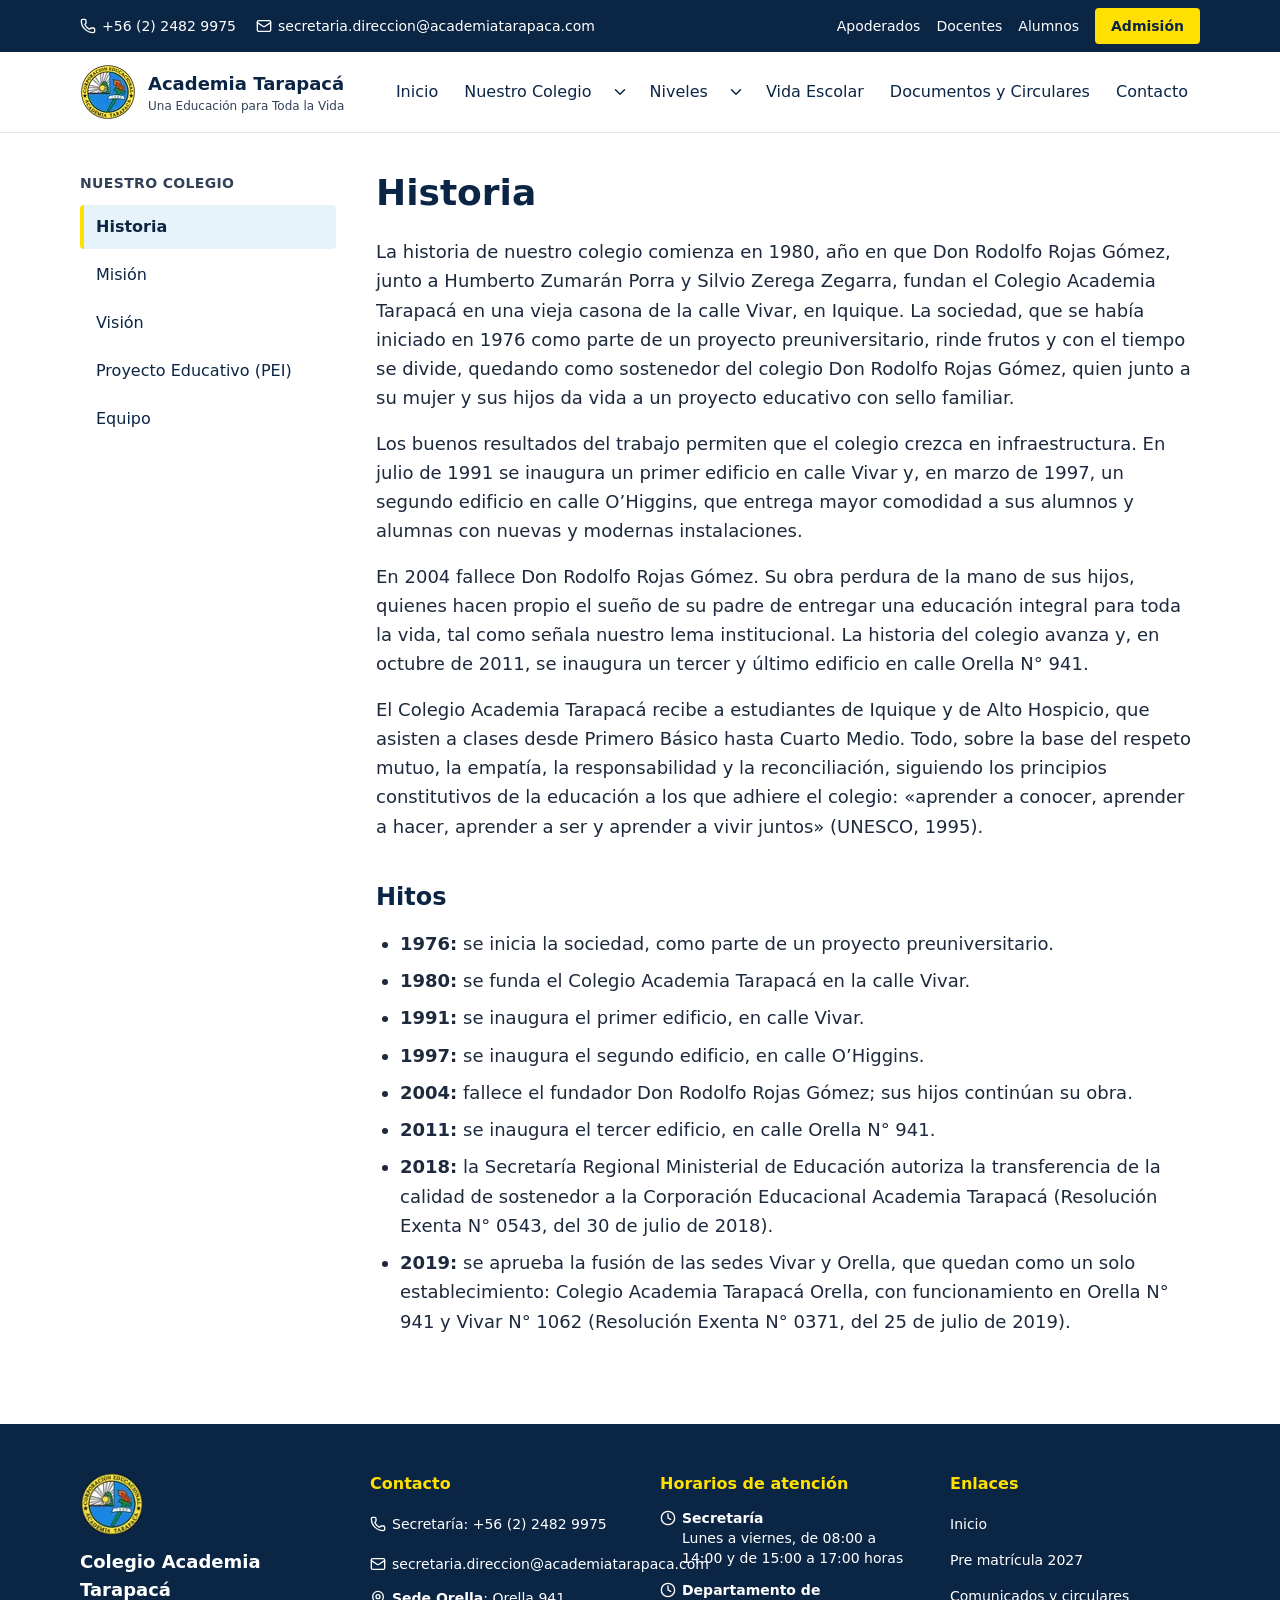
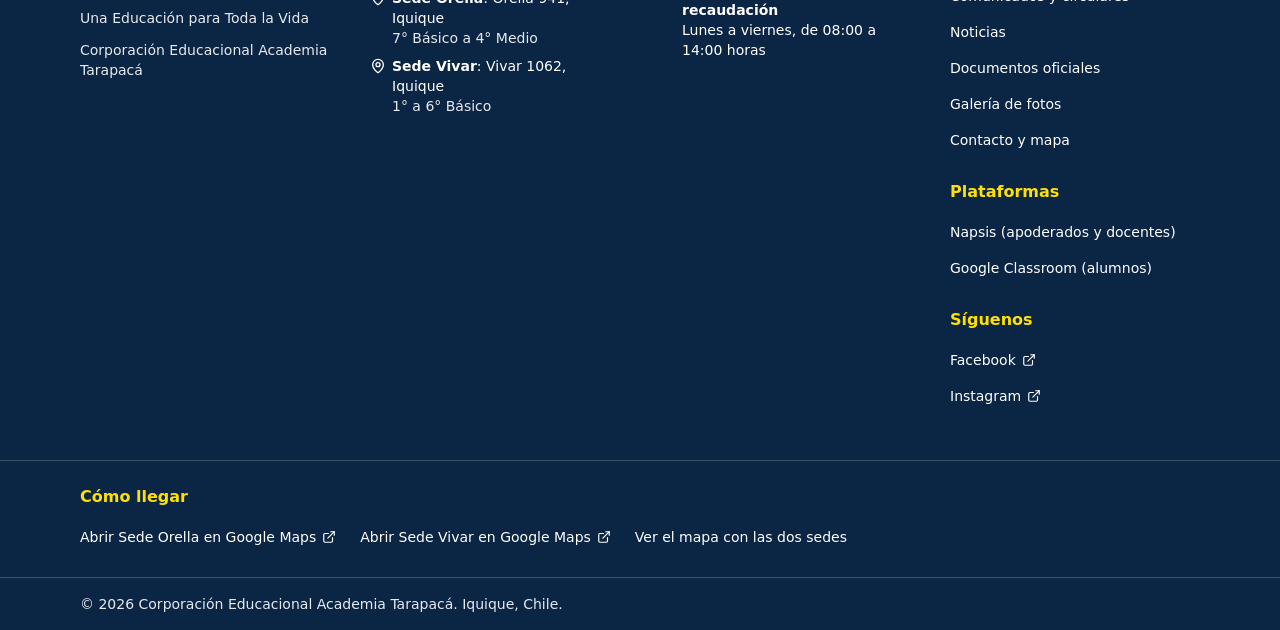
<file: nuestro-colegio/historia/index.html>
<!DOCTYPE html><html lang="es-CL"><head><meta charset="utf-8"><meta name="viewport" content="width=device-width, initial-scale=1"><title>Historia | Colegio Academia Tarapacá</title><meta name="description" content="Cómo nació el Colegio Academia Tarapacá en 1980 y cómo creció hasta hoy."><link rel="canonical" href="https://rgodoyossandon.github.io/nuestro-colegio/historia/"><meta name="robots" content="noindex, nofollow"><meta name="theme-color" content="#0b2545"><link rel="icon" href="/favicon.ico" sizes="32x32"><link rel="icon" type="image/png" href="/favicon-192.png" sizes="192x192"><link rel="apple-touch-icon" href="/apple-touch-icon.png"><link rel="manifest" href="/site.webmanifest"><meta property="og:type" content="website"><meta property="og:site_name" content="Colegio Academia Tarapacá"><meta property="og:locale" content="es_CL"><meta property="og:title" content="Historia | Colegio Academia Tarapacá"><meta property="og:description" content="Cómo nació el Colegio Academia Tarapacá en 1980 y cómo creció hasta hoy."><meta property="og:url" content="https://rgodoyossandon.github.io/nuestro-colegio/historia/"><meta property="og:image" content="https://rgodoyossandon.github.io/og-default.png"><meta property="og:image:width" content="1200"><meta property="og:image:height" content="630"><meta name="twitter:card" content="summary_large_image"><meta name="twitter:title" content="Historia | Colegio Academia Tarapacá"><meta name="twitter:description" content="Cómo nació el Colegio Academia Tarapacá en 1980 y cómo creció hasta hoy."><meta name="twitter:image" content="https://rgodoyossandon.github.io/og-default.png"><script type="application/ld+json">[{"@context":"https://schema.org","@type":"EducationalOrganization","@id":"https://rgodoyossandon.github.io/#organization","name":"Colegio Academia Tarapacá","legalName":"Corporación Educacional Academia Tarapacá","slogan":"Una Educación para Toda la Vida","url":"https://rgodoyossandon.github.io/","logo":"https://rgodoyossandon.github.io/favicon-512.png","image":"https://rgodoyossandon.github.io/og-default.png","telephone":"+56224829975","email":"secretaria.direccion@academiatarapaca.com","address":{"@type":"PostalAddress","streetAddress":"Orella 941","addressLocality":"Iquique","addressRegion":"Tarapacá","addressCountry":"CL"},"location":[{"@type":"Place","name":"Sede Orella","address":{"@type":"PostalAddress","streetAddress":"Orella 941","addressLocality":"Iquique","addressRegion":"Tarapacá","addressCountry":"CL"}},{"@type":"Place","name":"Sede Vivar","address":{"@type":"PostalAddress","streetAddress":"Vivar 1062","addressLocality":"Iquique","addressRegion":"Tarapacá","addressCountry":"CL"}}],"sameAs":["https://www.facebook.com/academiatarapaca","https://www.instagram.com/corp_academia_tarapaca/"]},{"@context":"https://schema.org","@type":"WebSite","@id":"https://rgodoyossandon.github.io/#website","url":"https://rgodoyossandon.github.io/","name":"Colegio Academia Tarapacá","inLanguage":"es-CL","publisher":{"@id":"https://rgodoyossandon.github.io/#organization"}},{"@context":"https://schema.org","@type":"BreadcrumbList","itemListElement":[{"@type":"ListItem","position":1,"name":"Inicio","item":"https://rgodoyossandon.github.io/"},{"@type":"ListItem","position":2,"name":"Nuestro colegio","item":"https://rgodoyossandon.github.io/nuestro-colegio/"},{"@type":"ListItem","position":3,"name":"Historia","item":"https://rgodoyossandon.github.io/nuestro-colegio/historia/"}]}]</script><meta http-equiv="content-security-policy" content="default-src 'self';img-src 'self' data: https://tile.openstreetmap.org;connect-src 'self';object-src 'none';base-uri 'self';form-action 'self'; script-src 'self' 'sha256-jXyWfdtmZTlC3MHitqFy9F6ZRyChXSMuRAN1tiQ5k94=' 'sha256-47DEQpj8HBSa+/TImW+5JCeuQeRkm5NMpJWZG3hSuFU=' 'sha256-TIeUoq8YjG+1eU3TQxnLSulaW6KFweMvcnfLgmMCs9I=' 'sha256-rILyMVqTNj9nHzawLft8p09/U6kZcMr0BP+RVJBtgcQ=' 'sha256-xIb/Pa7FUshAu4ihwjchYcQpyCI8eS8kt40GpOAYCz8=' 'sha256-1BvDVWLr3QCC20uHhUDi27eDFVJpk1uMQJGIWKUks2I=' 'sha256-kmZE/W8I1iuTnl1b3yqzv9/DQZenPngd3NjSKMQl7y0=' 'sha256-Y8t0ntteBwH+PqGKUyjWW3CAk+BNJKSoQc0xZ68FjhM=' 'sha256-0O7iB6zr9x0r6X6eWYITC9V5q+yWCGAoFvcysBGbY9Q='; style-src 'self' ;"><link rel="stylesheet" href="/_astro/BaseLayout.C5HijSdY.css"></head><body class="min-h-screen"><a href="#contenido" class="sr-only rounded bg-navy-900 px-4 py-2 font-semibold text-white focus:not-sr-only focus:absolute focus:left-2 focus:top-2 focus:z-50">Saltar al contenido</a><header><div class="on-dark bg-navy-900 text-sm text-white"><div class="mx-auto flex max-w-6xl flex-wrap items-center justify-between gap-x-6 gap-y-2 px-4 py-2"><ul class="flex flex-wrap items-center gap-x-5 gap-y-1"><li><a href="tel:+56224829975" class="inline-flex min-h-8 items-center gap-1.5 hover:underline"><svg xmlns="http://www.w3.org/2000/svg" width="16" height="16" viewBox="0 0 24 24" fill="none" stroke="currentColor" stroke-width="2" stroke-linecap="round" stroke-linejoin="round" class="lucide lucide-phone" aria-hidden="true"><path d="M13.832 16.568a1 1 0 0 0 1.213-.303l.355-.465A2 2 0 0 1 17 15h3a2 2 0 0 1 2 2v3a2 2 0 0 1-2 2A18 18 0 0 1 2 4a2 2 0 0 1 2-2h3a2 2 0 0 1 2 2v3a2 2 0 0 1-.8 1.6l-.468.351a1 1 0 0 0-.292 1.233 14 14 0 0 0 6.392 6.384"></path></svg><span>+56 (2) 2482 9975</span></a></li><li><a href="mailto:secretaria.direccion@academiatarapaca.com" class="inline-flex min-h-8 min-w-8 items-center justify-center gap-1.5 hover:underline md:min-w-0 md:justify-start" aria-label="Correo: secretaria.direccion@academiatarapaca.com"><svg xmlns="http://www.w3.org/2000/svg" width="16" height="16" viewBox="0 0 24 24" fill="none" stroke="currentColor" stroke-width="2" stroke-linecap="round" stroke-linejoin="round" class="lucide lucide-mail" aria-hidden="true"><path d="m22 7-8.991 5.727a2 2 0 0 1-2.009 0L2 7"></path><rect x="2" y="4" width="20" height="16" rx="2"></rect></svg><span class="hidden md:inline">secretaria.direccion@academiatarapaca.com</span></a></li></ul><nav aria-label="Accesos a plataformas" class="flex flex-wrap items-center gap-x-4 gap-y-2"><ul class="flex flex-wrap items-center gap-x-4 gap-y-1"><li><a href="https://login.napsis.com/" target="_blank" rel="noopener noreferrer" class="inline-flex min-h-8 items-center hover:underline" data-track="platform_access" data-track-platform="napsis" data-track-audience="apoderado">Apoderados<span class="sr-only"> (se abre en una pestaña nueva)</span></a></li><li><a href="https://login.napsis.com/" target="_blank" rel="noopener noreferrer" class="inline-flex min-h-8 items-center hover:underline" data-track="platform_access" data-track-platform="napsis" data-track-audience="docente">Docentes<span class="sr-only"> (se abre en una pestaña nueva)</span></a></li><li><a href="https://classroom.google.com/" target="_blank" rel="noopener noreferrer" class="inline-flex min-h-8 items-center hover:underline" data-track="platform_access" data-track-platform="classroom" data-track-audience="alumno">Alumnos<span class="sr-only"> (se abre en una pestaña nueva)</span></a></li></ul><a href="/#admision" class="inline-flex min-h-9 items-center rounded bg-sol-400 px-4 font-semibold text-navy-900 hover:bg-sol-300" data-track="cta_click" data-track-cta-id="topbar-admision" data-track-location="topbar">Admisión</a></nav></div></div><div class="border-b border-slate-200 bg-white"><div class="mx-auto flex max-w-6xl flex-wrap items-center justify-between gap-x-4 gap-y-2 px-4 py-3"><a href="/" class="flex items-center gap-3"><img src="/_astro/logo-escudo.wjzynVmR_2cuWsb.webp" alt loading="eager" decoding="async" width="56" height="56" class="h-12 w-12 md:h-14 md:w-14"><span class="leading-tight"><span class="block text-lg font-bold text-navy-900">Academia Tarapacá</span><span class="block text-xs text-slate-700">Una Educación para Toda la Vida</span><span class="sr-only"> (ir al inicio)</span></span></a><button type="button" id="menu-toggle" class="group inline-flex min-h-11 min-w-11 items-center justify-center rounded border-2 border-azul-700 text-azul-700 md:hidden" aria-expanded="false" aria-controls="site-nav" aria-label="Abrir menú"><svg xmlns="http://www.w3.org/2000/svg" width="24" height="24" viewBox="0 0 24 24" fill="none" stroke="currentColor" stroke-width="2" stroke-linecap="round" stroke-linejoin="round" class="lucide lucide-menu group-aria-expanded:hidden" aria-hidden="true"><path d="M4 5h16"></path><path d="M4 12h16"></path><path d="M4 19h16"></path></svg><svg xmlns="http://www.w3.org/2000/svg" width="24" height="24" viewBox="0 0 24 24" fill="none" stroke="currentColor" stroke-width="2" stroke-linecap="round" stroke-linejoin="round" class="lucide lucide-x hidden group-aria-expanded:block" aria-hidden="true"><path d="M18 6 6 18"></path><path d="m6 6 12 12"></path></svg></button><nav id="site-nav" aria-label="Principal" class="hidden w-full md:block md:w-auto"><ul class="flex flex-col gap-1 py-2 md:flex-row md:items-center md:gap-0.5 md:py-0"><li class="group relative"><a href="/" class="inline-flex min-h-11 items-center rounded px-3 py-2 font-medium text-navy-900 hover:bg-azul-50 hover:text-azul-700">Inicio</a></li><li class="group relative" data-dropdown><div class="flex items-center"><a href="/nuestro-colegio/" class="inline-flex min-h-11 items-center rounded px-3 py-2 font-medium text-navy-900 hover:bg-azul-50 hover:text-azul-700">Nuestro Colegio</a><button type="button" class="hidden min-h-11 min-w-8 items-center justify-center rounded text-navy-900 hover:bg-azul-50 md:inline-flex" aria-expanded="false" aria-label="Mostrar opciones de Nuestro Colegio" data-dropdown-toggle><svg xmlns="http://www.w3.org/2000/svg" width="18" height="18" viewBox="0 0 24 24" fill="none" stroke="currentColor" stroke-width="2" stroke-linecap="round" stroke-linejoin="round" class="lucide lucide-chevron-down" aria-hidden="true"><path d="m6 9 6 6 6-6"></path></svg></button></div><ul class="mb-1 ml-4 border-l-2 border-sol-400 pl-2 md:absolute md:left-0 md:top-full md:z-40 md:mb-0 md:ml-0 md:hidden md:min-w-56 md:rounded md:border md:border-l-slate-200 md:bg-white md:p-1 md:shadow-lg md:group-data-[open=true]:block"><li><a href="/nuestro-colegio/historia/" class="inline-flex min-h-11 items-center rounded px-3 py-2 font-medium text-navy-900 hover:bg-azul-50 hover:text-azul-700 w-full">Historia</a></li><li><a href="/nuestro-colegio/mision/" class="inline-flex min-h-11 items-center rounded px-3 py-2 font-medium text-navy-900 hover:bg-azul-50 hover:text-azul-700 w-full">Misión</a></li><li><a href="/nuestro-colegio/vision/" class="inline-flex min-h-11 items-center rounded px-3 py-2 font-medium text-navy-900 hover:bg-azul-50 hover:text-azul-700 w-full">Visión</a></li><li><a href="/nuestro-colegio/proyecto-educativo/" class="inline-flex min-h-11 items-center rounded px-3 py-2 font-medium text-navy-900 hover:bg-azul-50 hover:text-azul-700 w-full">Proyecto Educativo (PEI)</a></li><li><a href="/nuestro-colegio/equipo/" class="inline-flex min-h-11 items-center rounded px-3 py-2 font-medium text-navy-900 hover:bg-azul-50 hover:text-azul-700 w-full">Equipo</a></li></ul></li><li class="group relative" data-dropdown><div class="flex items-center"><a href="/#niveles" class="inline-flex min-h-11 items-center rounded px-3 py-2 font-medium text-navy-900 hover:bg-azul-50 hover:text-azul-700">Niveles</a><button type="button" class="hidden min-h-11 min-w-8 items-center justify-center rounded text-navy-900 hover:bg-azul-50 md:inline-flex" aria-expanded="false" aria-label="Mostrar opciones de Niveles" data-dropdown-toggle><svg xmlns="http://www.w3.org/2000/svg" width="18" height="18" viewBox="0 0 24 24" fill="none" stroke="currentColor" stroke-width="2" stroke-linecap="round" stroke-linejoin="round" class="lucide lucide-chevron-down" aria-hidden="true"><path d="m6 9 6 6 6-6"></path></svg></button></div><ul class="mb-1 ml-4 border-l-2 border-sol-400 pl-2 md:absolute md:left-0 md:top-full md:z-40 md:mb-0 md:ml-0 md:hidden md:min-w-56 md:rounded md:border md:border-l-slate-200 md:bg-white md:p-1 md:shadow-lg md:group-data-[open=true]:block"><li><a href="/#basica" class="inline-flex min-h-11 items-center rounded px-3 py-2 font-medium text-navy-900 hover:bg-azul-50 hover:text-azul-700 w-full">Básica</a></li><li><a href="/#media" class="inline-flex min-h-11 items-center rounded px-3 py-2 font-medium text-navy-900 hover:bg-azul-50 hover:text-azul-700 w-full">Media</a></li></ul></li><li class="group relative"><a href="/noticias/" class="inline-flex min-h-11 items-center rounded px-3 py-2 font-medium text-navy-900 hover:bg-azul-50 hover:text-azul-700">Vida Escolar</a></li><li class="group relative"><a href="/documentos/" class="inline-flex min-h-11 items-center rounded px-3 py-2 font-medium text-navy-900 hover:bg-azul-50 hover:text-azul-700">Documentos y Circulares</a></li><li class="group relative"><a href="/contacto/" class="inline-flex min-h-11 items-center rounded px-3 py-2 font-medium text-navy-900 hover:bg-azul-50 hover:text-azul-700">Contacto</a></li></ul></nav><noscript><style>
        #site-nav {
          display: block;
        }
      </style></noscript></div></div><script type="module">var e=document.getElementById(`menu-toggle`),t=document.getElementById(`site-nav`),n=Array.from(document.querySelectorAll(`[data-dropdown]`));function r(n){e&&t&&(e.setAttribute(`aria-expanded`,String(n)),e.setAttribute(`aria-label`,n?`Cerrar menú`:`Abrir menú`),t.classList.toggle(`hidden`,!n))}function i(e,t){e.dataset.open=String(t),e.querySelector(`[data-dropdown-toggle]`)?.setAttribute(`aria-expanded`,String(t))}function a(e){for(let t of n)t!==e&&i(t,!1)}e?.addEventListener(`click`,()=>r(e.getAttribute(`aria-expanded`)!==`true`));for(let e of n)e.querySelector(`[data-dropdown-toggle]`)?.addEventListener(`click`,()=>{let t=e.dataset.open!==`true`;a(e),i(e,t)});document.addEventListener(`click`,e=>{let t=e.target;n.some(e=>e.contains(t))||a()}),document.addEventListener(`keydown`,t=>{if(t.key!==`Escape`)return;let a=n.find(e=>e.dataset.open===`true`);a?(i(a,!1),a.querySelector(`[data-dropdown-toggle]`)?.focus()):e?.getAttribute(`aria-expanded`)===`true`&&(r(!1),e.focus())});for(let e of n)e.addEventListener(`focusout`,t=>{e.contains(t.relatedTarget)||i(e,!1)});window.matchMedia(`(min-width: 768px)`).addEventListener(`change`,e=>{e.matches&&r(!1)});</script></header><main id="contenido" tabindex="-1"><div class="mx-auto max-w-6xl px-4 py-10" data-about data-about-slug="historia"><div class="mb-6 hidden items-center justify-between gap-3 rounded border-l-4 border-sol-400 bg-sol-300/30 p-3 text-sm" role="status" data-presentation-banner><p><strong>Modo presentación:</strong> las páginas cambian solas cada 2 minutos.</p><div class="flex gap-2"><button type="button" class="min-h-11 rounded border-2 border-azul-700 px-3 font-semibold text-azul-700 hover:bg-azul-50" data-presentation-pause aria-pressed="false">Pausar</button><a href="/nuestro-colegio/historia/" class="inline-flex min-h-11 items-center rounded bg-azul-700 px-3 font-semibold text-white hover:bg-navy-900">Salir</a></div></div><div class="md:grid md:grid-cols-[16rem_1fr] md:gap-10"><nav aria-label="Nuestro colegio" class="mb-8 md:mb-0"><p class="text-sm font-semibold uppercase tracking-wide text-slate-700">Nuestro colegio</p><ul class="mt-3 flex flex-wrap gap-2 md:flex-col md:gap-1"><li><a href="/nuestro-colegio/historia/" aria-current="page" class="inline-flex min-h-11 w-full items-center rounded border-l-4 border-transparent px-3 py-2 font-medium text-navy-900 hover:bg-azul-50 aria-[current=page]:border-sol-400 aria-[current=page]:bg-azul-50 aria-[current=page]:font-bold">Historia</a></li><li><a href="/nuestro-colegio/mision/" class="inline-flex min-h-11 w-full items-center rounded border-l-4 border-transparent px-3 py-2 font-medium text-navy-900 hover:bg-azul-50 aria-[current=page]:border-sol-400 aria-[current=page]:bg-azul-50 aria-[current=page]:font-bold">Misión</a></li><li><a href="/nuestro-colegio/vision/" class="inline-flex min-h-11 w-full items-center rounded border-l-4 border-transparent px-3 py-2 font-medium text-navy-900 hover:bg-azul-50 aria-[current=page]:border-sol-400 aria-[current=page]:bg-azul-50 aria-[current=page]:font-bold">Visión</a></li><li><a href="/nuestro-colegio/proyecto-educativo/" class="inline-flex min-h-11 w-full items-center rounded border-l-4 border-transparent px-3 py-2 font-medium text-navy-900 hover:bg-azul-50 aria-[current=page]:border-sol-400 aria-[current=page]:bg-azul-50 aria-[current=page]:font-bold">Proyecto Educativo (PEI)</a></li><li><a href="/nuestro-colegio/equipo/" class="inline-flex min-h-11 w-full items-center rounded border-l-4 border-transparent px-3 py-2 font-medium text-navy-900 hover:bg-azul-50 aria-[current=page]:border-sol-400 aria-[current=page]:bg-azul-50 aria-[current=page]:font-bold">Equipo</a></li></ul></nav><article><h1 class="text-3xl font-bold text-navy-900 md:text-4xl">Historia</h1><div class="content-prose mt-6"><p>La historia de nuestro colegio comienza en 1980, año en que Don Rodolfo Rojas Gómez, junto a Humberto Zumarán Porra y Silvio Zerega Zegarra, fundan el Colegio Academia Tarapacá en una vieja casona de la calle Vivar, en Iquique. La sociedad, que se había iniciado en 1976 como parte de un proyecto preuniversitario, rinde frutos y con el tiempo se divide, quedando como sostenedor del colegio Don Rodolfo Rojas Gómez, quien junto a su mujer y sus hijos da vida a un proyecto educativo con sello familiar.</p>
<p>Los buenos resultados del trabajo permiten que el colegio crezca en infraestructura. En julio de 1991 se inaugura un primer edificio en calle Vivar y, en marzo de 1997, un segundo edificio en calle O’Higgins, que entrega mayor comodidad a sus alumnos y alumnas con nuevas y modernas instalaciones.</p>
<p>En 2004 fallece Don Rodolfo Rojas Gómez. Su obra perdura de la mano de sus hijos, quienes hacen propio el sueño de su padre de entregar una educación integral para toda la vida, tal como señala nuestro lema institucional. La historia del colegio avanza y, en octubre de 2011, se inaugura un tercer y último edificio en calle Orella N° 941.</p>
<p>El Colegio Academia Tarapacá recibe a estudiantes de Iquique y de Alto Hospicio, que asisten a clases desde Primero Básico hasta Cuarto Medio. Todo, sobre la base del respeto mutuo, la empatía, la responsabilidad y la reconciliación, siguiendo los principios constitutivos de la educación a los que adhiere el colegio: «aprender a conocer, aprender a hacer, aprender a ser y aprender a vivir juntos» (UNESCO, 1995).</p>
<h2 id="hitos">Hitos</h2>
<ul>
<li><strong>1976:</strong> se inicia la sociedad, como parte de un proyecto preuniversitario.</li>
<li><strong>1980:</strong> se funda el Colegio Academia Tarapacá en la calle Vivar.</li>
<li><strong>1991:</strong> se inaugura el primer edificio, en calle Vivar.</li>
<li><strong>1997:</strong> se inaugura el segundo edificio, en calle O’Higgins.</li>
<li><strong>2004:</strong> fallece el fundador Don Rodolfo Rojas Gómez; sus hijos continúan su obra.</li>
<li><strong>2011:</strong> se inaugura el tercer edificio, en calle Orella N° 941.</li>
<li><strong>2018:</strong> la Secretaría Regional Ministerial de Educación autoriza la transferencia de la calidad de sostenedor a la Corporación Educacional Academia Tarapacá (Resolución Exenta N° 0543, del 30 de julio de 2018).</li>
<li><strong>2019:</strong> se aprueba la fusión de las sedes Vivar y Orella, que quedan como un solo establecimiento: Colegio Academia Tarapacá Orella, con funcionamiento en Orella N° 941 y Vivar N° 1062 (Resolución Exenta N° 0371, del 25 de julio de 2019).</li>
</ul>
</div></article></div></div></main><footer class="on-dark mt-12 bg-navy-900 text-white"><div class="mx-auto grid max-w-6xl gap-10 px-4 py-12 sm:grid-cols-2 lg:grid-cols-4"><section aria-labelledby="pie-colegio"><h2 id="pie-colegio" class="sr-only">El colegio</h2><img src="/_astro/logo-escudo.wjzynVmR_Z1zXqo6.webp" alt loading="lazy" decoding="async" width="72" height="72" class="h-16 w-16"><p class="mt-3 text-lg font-bold">Colegio Academia Tarapacá</p><p class="mt-1 text-sm text-white/90">Una Educación para Toda la Vida</p><p class="mt-3 text-sm text-white/90">Corporación Educacional Academia Tarapacá</p></section><section id="contacto" class="scroll-mt-4" aria-labelledby="pie-contacto"><h2 id="pie-contacto" class="text-base font-semibold text-sol-400">Contacto</h2><ul class="mt-3 space-y-2 text-sm"><li><a href="tel:+56224829975" class="inline-flex min-h-8 items-center gap-1.5 hover:underline"><svg xmlns="http://www.w3.org/2000/svg" width="16" height="16" viewBox="0 0 24 24" fill="none" stroke="currentColor" stroke-width="2" stroke-linecap="round" stroke-linejoin="round" class="lucide lucide-phone" aria-hidden="true"><path d="M13.832 16.568a1 1 0 0 0 1.213-.303l.355-.465A2 2 0 0 1 17 15h3a2 2 0 0 1 2 2v3a2 2 0 0 1-2 2A18 18 0 0 1 2 4a2 2 0 0 1 2-2h3a2 2 0 0 1 2 2v3a2 2 0 0 1-.8 1.6l-.468.351a1 1 0 0 0-.292 1.233 14 14 0 0 0 6.392 6.384"></path></svg>Secretaría: +56 (2) 2482 9975</a></li><li><a href="mailto:secretaria.direccion@academiatarapaca.com" class="inline-flex min-h-8 items-center gap-1.5 hover:underline"><svg xmlns="http://www.w3.org/2000/svg" width="16" height="16" viewBox="0 0 24 24" fill="none" stroke="currentColor" stroke-width="2" stroke-linecap="round" stroke-linejoin="round" class="lucide lucide-mail" aria-hidden="true"><path d="m22 7-8.991 5.727a2 2 0 0 1-2.009 0L2 7"></path><rect x="2" y="4" width="20" height="16" rx="2"></rect></svg>secretaria.direccion@academiatarapaca.com</a></li><li class="flex items-start gap-1.5"><svg xmlns="http://www.w3.org/2000/svg" width="16" height="16" viewBox="0 0 24 24" fill="none" stroke="currentColor" stroke-width="2" stroke-linecap="round" stroke-linejoin="round" class="lucide lucide-map-pin mt-0.5 shrink-0" aria-hidden="true"><path d="M20 10c0 4.993-5.539 10.193-7.399 11.799a1 1 0 0 1-1.202 0C9.539 20.193 4 14.993 4 10a8 8 0 0 1 16 0"></path><circle cx="12" cy="10" r="3"></circle></svg><span><strong>Sede Orella</strong>: Orella 941, Iquique<br><span class="text-white/90">7° Básico a 4° Medio</span></span></li><li class="flex items-start gap-1.5"><svg xmlns="http://www.w3.org/2000/svg" width="16" height="16" viewBox="0 0 24 24" fill="none" stroke="currentColor" stroke-width="2" stroke-linecap="round" stroke-linejoin="round" class="lucide lucide-map-pin mt-0.5 shrink-0" aria-hidden="true"><path d="M20 10c0 4.993-5.539 10.193-7.399 11.799a1 1 0 0 1-1.202 0C9.539 20.193 4 14.993 4 10a8 8 0 0 1 16 0"></path><circle cx="12" cy="10" r="3"></circle></svg><span><strong>Sede Vivar</strong>: Vivar 1062, Iquique<br><span class="text-white/90">1° a 6° Básico</span></span></li></ul></section><section aria-labelledby="pie-atencion"><h2 id="pie-atencion" class="text-base font-semibold text-sol-400">Horarios de atención</h2><ul class="mt-3 space-y-3 text-sm"><li class="flex items-start gap-1.5"><svg xmlns="http://www.w3.org/2000/svg" width="16" height="16" viewBox="0 0 24 24" fill="none" stroke="currentColor" stroke-width="2" stroke-linecap="round" stroke-linejoin="round" class="lucide lucide-clock mt-0.5 shrink-0" aria-hidden="true"><circle cx="12" cy="12" r="10"></circle><path d="M12 6v6l4 2"></path></svg><span><strong>Secretaría</strong><br>Lunes a viernes, de 08:00 a 14:00 y de 15:00 a 17:00 horas</span></li><li class="flex items-start gap-1.5"><svg xmlns="http://www.w3.org/2000/svg" width="16" height="16" viewBox="0 0 24 24" fill="none" stroke="currentColor" stroke-width="2" stroke-linecap="round" stroke-linejoin="round" class="lucide lucide-clock mt-0.5 shrink-0" aria-hidden="true"><circle cx="12" cy="12" r="10"></circle><path d="M12 6v6l4 2"></path></svg><span><strong>Departamento de recaudación</strong><br>Lunes a viernes, de 08:00 a 14:00 horas</span></li></ul></section><nav aria-label="Enlaces del pie de página"><h2 class="text-base font-semibold text-sol-400">Enlaces</h2><ul class="mt-3 space-y-1 text-sm"><li><a href="/" class="inline-flex min-h-8 items-center gap-1.5 hover:underline">Inicio</a></li><li><a href="https://prematricula-academia.web.app/" class="inline-flex min-h-8 items-center gap-1.5 hover:underline" target="_blank" rel="noopener noreferrer">Pre matrícula 2027<span class="sr-only"> (se abre en una pestaña nueva)</span></a></li><li><a href="/comunicados/" class="inline-flex min-h-8 items-center gap-1.5 hover:underline">Comunicados y circulares</a></li><li><a href="/noticias/" class="inline-flex min-h-8 items-center gap-1.5 hover:underline">Noticias</a></li><li><a href="/documentos/" class="inline-flex min-h-8 items-center gap-1.5 hover:underline">Documentos oficiales</a></li><li><a href="/galeria/" class="inline-flex min-h-8 items-center gap-1.5 hover:underline">Galería de fotos</a></li><li><a href="/contacto/" class="inline-flex min-h-8 items-center gap-1.5 hover:underline">Contacto y mapa</a></li></ul><h2 class="text-base font-semibold text-sol-400 mt-6">Plataformas</h2><ul class="mt-3 space-y-1 text-sm"><li><a href="https://login.napsis.com/" class="inline-flex min-h-8 items-center gap-1.5 hover:underline" target="_blank" rel="noopener noreferrer" data-track="platform_access" data-track-platform="napsis" data-track-audience="apoderado">Napsis (apoderados y docentes)<span class="sr-only"> (se abre en una pestaña nueva)</span></a></li><li><a href="https://classroom.google.com/" class="inline-flex min-h-8 items-center gap-1.5 hover:underline" target="_blank" rel="noopener noreferrer" data-track="platform_access" data-track-platform="classroom" data-track-audience="alumno">Google Classroom (alumnos)<span class="sr-only"> (se abre en una pestaña nueva)</span></a></li></ul><h2 class="text-base font-semibold text-sol-400 mt-6">Síguenos</h2><ul class="mt-3 space-y-1 text-sm"><li><a href="https://www.facebook.com/academiatarapaca" class="inline-flex min-h-8 items-center gap-1.5 hover:underline" target="_blank" rel="noopener noreferrer">Facebook<svg xmlns="http://www.w3.org/2000/svg" width="14" height="14" viewBox="0 0 24 24" fill="none" stroke="currentColor" stroke-width="2" stroke-linecap="round" stroke-linejoin="round" class="lucide lucide-external-link" aria-hidden="true"><path d="M15 3h6v6"></path><path d="M10 14 21 3"></path><path d="M18 13v6a2 2 0 0 1-2 2H5a2 2 0 0 1-2-2V8a2 2 0 0 1 2-2h6"></path></svg><span class="sr-only"> del colegio (se abre en una pestaña nueva)</span></a></li><li><a href="https://www.instagram.com/corp_academia_tarapaca/" class="inline-flex min-h-8 items-center gap-1.5 hover:underline" target="_blank" rel="noopener noreferrer">Instagram<svg xmlns="http://www.w3.org/2000/svg" width="14" height="14" viewBox="0 0 24 24" fill="none" stroke="currentColor" stroke-width="2" stroke-linecap="round" stroke-linejoin="round" class="lucide lucide-external-link" aria-hidden="true"><path d="M15 3h6v6"></path><path d="M10 14 21 3"></path><path d="M18 13v6a2 2 0 0 1-2 2H5a2 2 0 0 1-2-2V8a2 2 0 0 1 2-2h6"></path></svg><span class="sr-only"> del colegio (se abre en una pestaña nueva)</span></a></li></ul></nav></div><div class="border-t border-white/20"><div class="mx-auto max-w-6xl px-4 py-6"><h2 class="text-base font-semibold text-sol-400">Cómo llegar</h2><ul class="mt-3 flex flex-wrap gap-x-6 gap-y-1 text-sm"><li><a href="https://www.google.com/maps/search/?api=1&amp;query=Orella%20941%2C%20Iquique%2C%20Chile" class="inline-flex min-h-8 items-center gap-1.5 hover:underline" target="_blank" rel="noopener noreferrer">Abrir Sede Orella en Google Maps<svg xmlns="http://www.w3.org/2000/svg" width="14" height="14" viewBox="0 0 24 24" fill="none" stroke="currentColor" stroke-width="2" stroke-linecap="round" stroke-linejoin="round" class="lucide lucide-external-link" aria-hidden="true"><path d="M15 3h6v6"></path><path d="M10 14 21 3"></path><path d="M18 13v6a2 2 0 0 1-2 2H5a2 2 0 0 1-2-2V8a2 2 0 0 1 2-2h6"></path></svg><span class="sr-only"> (se abre en una pestaña nueva)</span></a></li><li><a href="https://www.google.com/maps/search/?api=1&amp;query=Vivar%201062%2C%20Iquique%2C%20Chile" class="inline-flex min-h-8 items-center gap-1.5 hover:underline" target="_blank" rel="noopener noreferrer">Abrir Sede Vivar en Google Maps<svg xmlns="http://www.w3.org/2000/svg" width="14" height="14" viewBox="0 0 24 24" fill="none" stroke="currentColor" stroke-width="2" stroke-linecap="round" stroke-linejoin="round" class="lucide lucide-external-link" aria-hidden="true"><path d="M15 3h6v6"></path><path d="M10 14 21 3"></path><path d="M18 13v6a2 2 0 0 1-2 2H5a2 2 0 0 1-2-2V8a2 2 0 0 1 2-2h6"></path></svg><span class="sr-only"> (se abre en una pestaña nueva)</span></a></li><li><a href="/contacto/" class="inline-flex min-h-8 items-center gap-1.5 hover:underline">Ver el mapa con las dos sedes</a></li></ul></div></div><div class="border-t border-white/20"><div class="mx-auto flex max-w-6xl flex-wrap items-center justify-between gap-2 px-4 py-4 text-sm text-white/90"><p>© 2026 Corporación Educacional Academia Tarapacá. Iquique, Chile.</p></div></div></footer></body></html><script type="module">var e=(e,t,n)=>({slug:e,label:t,description:n,href:`/nuestro-colegio/${e}/`});e(`historia`,`Historia`,`Cómo nació el colegio en 1980 y cómo creció.`),e(`mision`,`Misión`,`Qué hacemos y para qué, en Básica y en Media.`),e(`vision`,`Visión`,`La comunidad educativa que queremos ser.`),e(`proyecto-educativo`,`Proyecto Educativo (PEI)`,`El documento que orienta al colegio.`),e(`equipo`,`Equipo`,`Las personas que trabajan en el colegio.`);var t=[`historia`,`vision`,`mision`],n=12e4;function r(e){let n=t.indexOf(e);return n===-1?null:t[(n+1)%t.length]}var i=document.querySelector(`[data-about]`),a=new URLSearchParams(location.search);if(i&&a.get(`modo`)===`presentacion`){let e=r(i.dataset.aboutSlug??``),t=i.querySelector(`[data-presentation-banner]`),a=i.querySelector(`[data-presentation-pause]`);if(t?.classList.remove(`hidden`),t?.classList.add(`flex`),e){let t=window.setTimeout(r,n);function r(){location.href=`/nuestro-colegio/${e}/?modo=presentacion`}a?.addEventListener(`click`,()=>{let e=a.getAttribute(`aria-pressed`)!==`true`;a.setAttribute(`aria-pressed`,String(e)),a.textContent=e?`Reanudar`:`Pausar`,window.clearTimeout(t),e||(t=window.setTimeout(r,n))})}else a?.setAttribute(`hidden`,``)}</script>
</file>
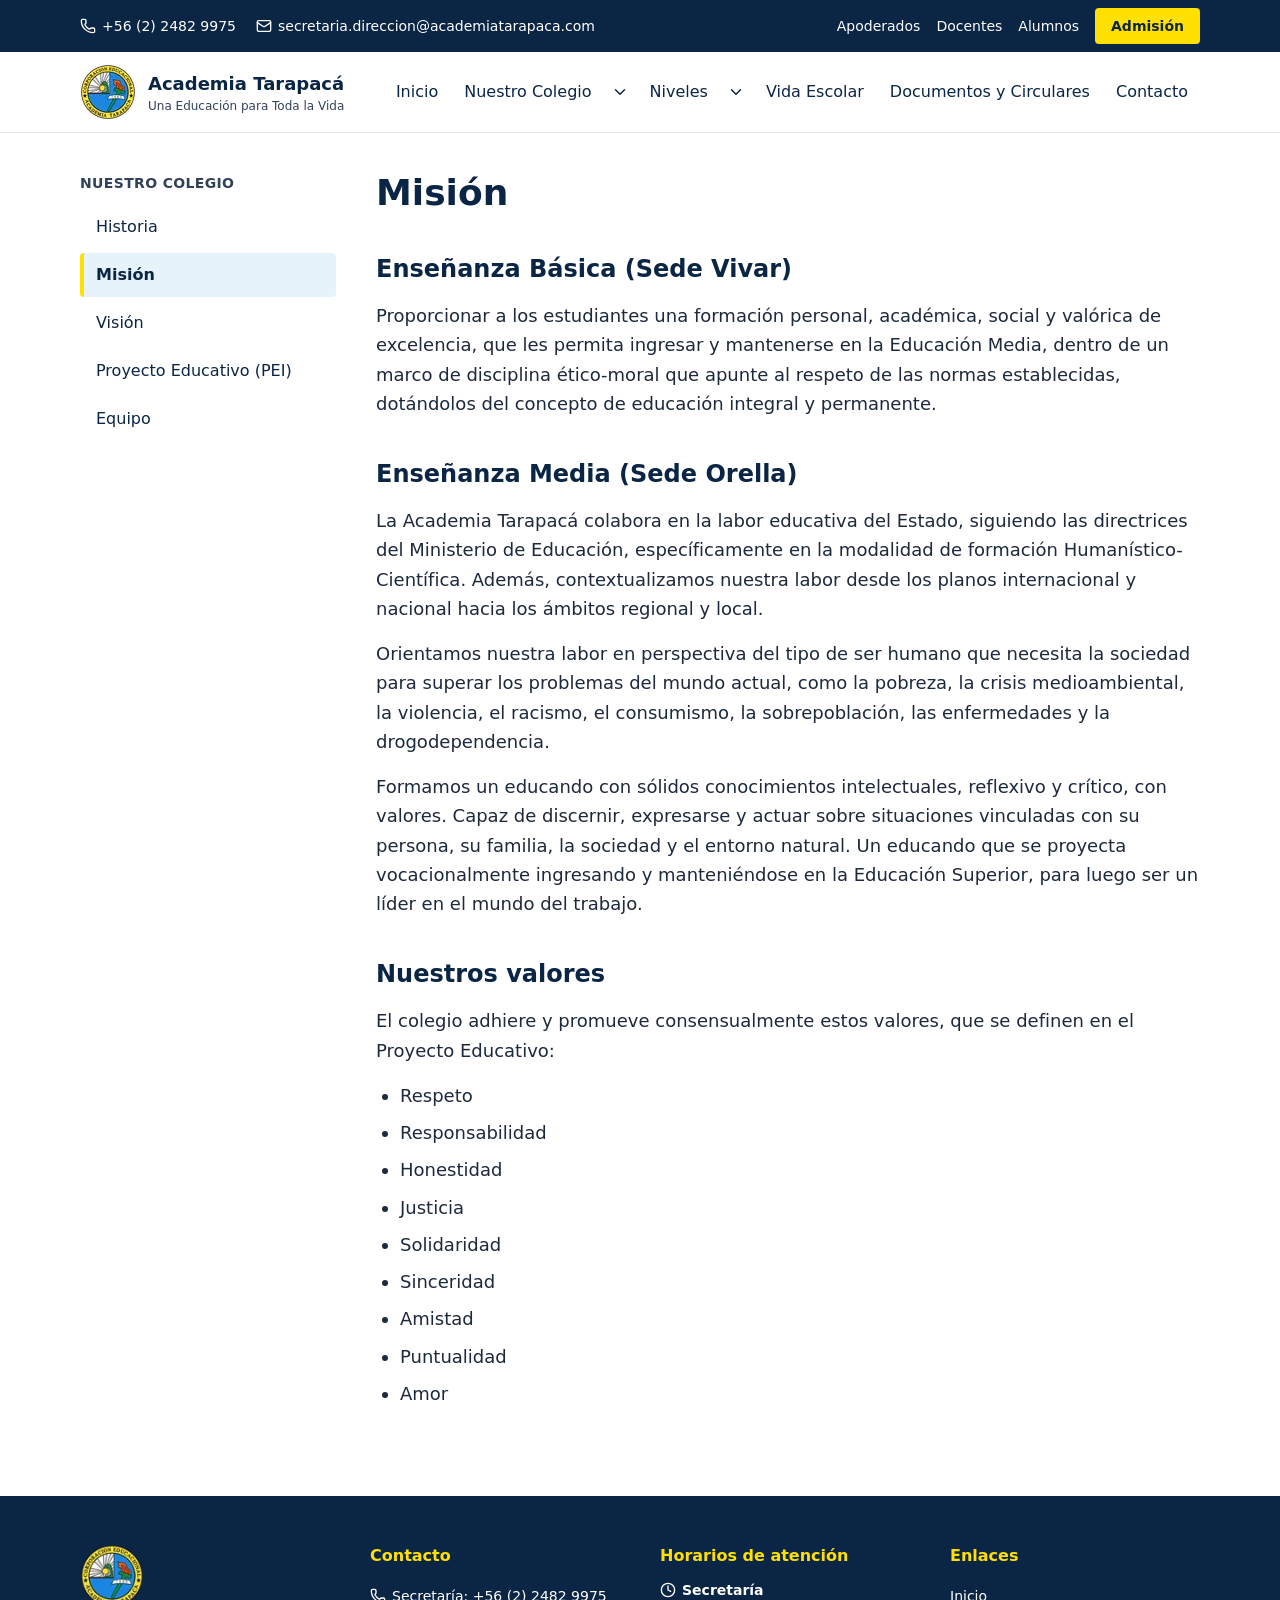
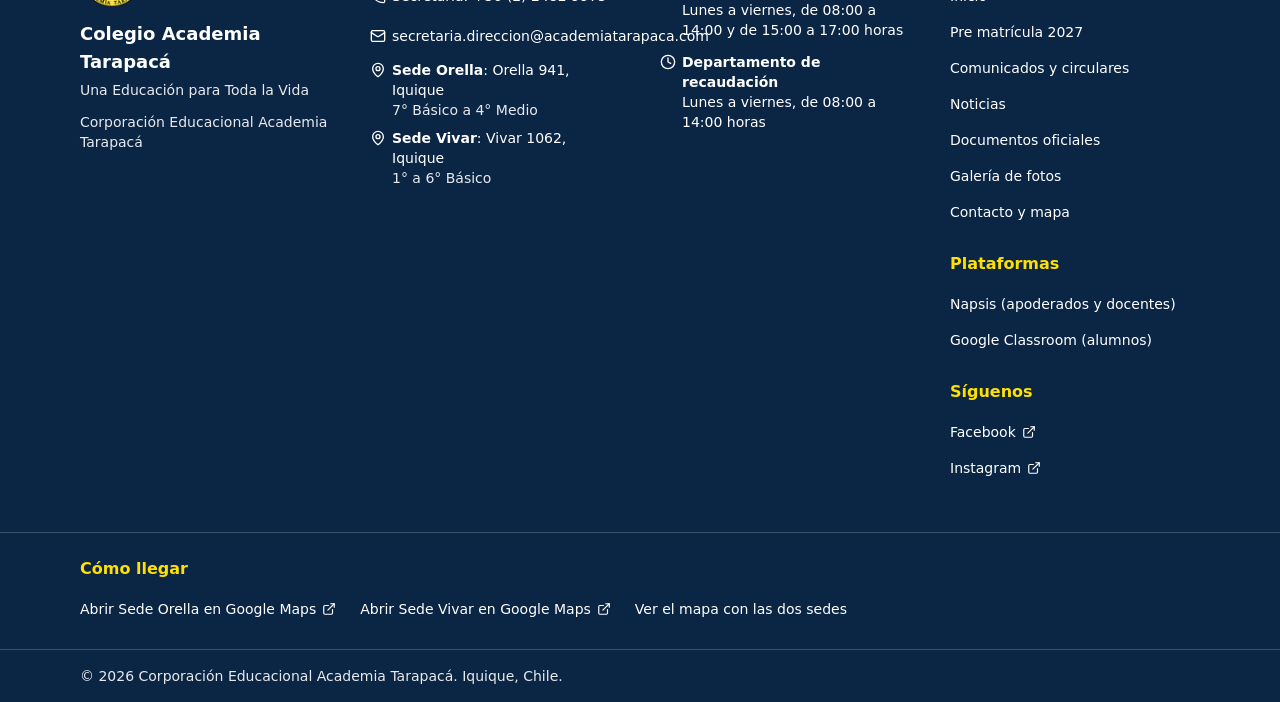
<file: nuestro-colegio/mision/index.html>
<!DOCTYPE html><html lang="es-CL"><head><meta charset="utf-8"><meta name="viewport" content="width=device-width, initial-scale=1"><title>Misión | Colegio Academia Tarapacá</title><meta name="description" content="Qué hacemos y para qué, en Enseñanza Básica y en Enseñanza Media."><link rel="canonical" href="https://rgodoyossandon.github.io/nuestro-colegio/mision/"><meta name="robots" content="noindex, nofollow"><meta name="theme-color" content="#0b2545"><link rel="icon" href="/favicon.ico" sizes="32x32"><link rel="icon" type="image/png" href="/favicon-192.png" sizes="192x192"><link rel="apple-touch-icon" href="/apple-touch-icon.png"><link rel="manifest" href="/site.webmanifest"><meta property="og:type" content="website"><meta property="og:site_name" content="Colegio Academia Tarapacá"><meta property="og:locale" content="es_CL"><meta property="og:title" content="Misión | Colegio Academia Tarapacá"><meta property="og:description" content="Qué hacemos y para qué, en Enseñanza Básica y en Enseñanza Media."><meta property="og:url" content="https://rgodoyossandon.github.io/nuestro-colegio/mision/"><meta property="og:image" content="https://rgodoyossandon.github.io/og-default.png"><meta property="og:image:width" content="1200"><meta property="og:image:height" content="630"><meta name="twitter:card" content="summary_large_image"><meta name="twitter:title" content="Misión | Colegio Academia Tarapacá"><meta name="twitter:description" content="Qué hacemos y para qué, en Enseñanza Básica y en Enseñanza Media."><meta name="twitter:image" content="https://rgodoyossandon.github.io/og-default.png"><script type="application/ld+json">[{"@context":"https://schema.org","@type":"EducationalOrganization","@id":"https://rgodoyossandon.github.io/#organization","name":"Colegio Academia Tarapacá","legalName":"Corporación Educacional Academia Tarapacá","slogan":"Una Educación para Toda la Vida","url":"https://rgodoyossandon.github.io/","logo":"https://rgodoyossandon.github.io/favicon-512.png","image":"https://rgodoyossandon.github.io/og-default.png","telephone":"+56224829975","email":"secretaria.direccion@academiatarapaca.com","address":{"@type":"PostalAddress","streetAddress":"Orella 941","addressLocality":"Iquique","addressRegion":"Tarapacá","addressCountry":"CL"},"location":[{"@type":"Place","name":"Sede Orella","address":{"@type":"PostalAddress","streetAddress":"Orella 941","addressLocality":"Iquique","addressRegion":"Tarapacá","addressCountry":"CL"}},{"@type":"Place","name":"Sede Vivar","address":{"@type":"PostalAddress","streetAddress":"Vivar 1062","addressLocality":"Iquique","addressRegion":"Tarapacá","addressCountry":"CL"}}],"sameAs":["https://www.facebook.com/academiatarapaca","https://www.instagram.com/corp_academia_tarapaca/"]},{"@context":"https://schema.org","@type":"WebSite","@id":"https://rgodoyossandon.github.io/#website","url":"https://rgodoyossandon.github.io/","name":"Colegio Academia Tarapacá","inLanguage":"es-CL","publisher":{"@id":"https://rgodoyossandon.github.io/#organization"}},{"@context":"https://schema.org","@type":"BreadcrumbList","itemListElement":[{"@type":"ListItem","position":1,"name":"Inicio","item":"https://rgodoyossandon.github.io/"},{"@type":"ListItem","position":2,"name":"Nuestro colegio","item":"https://rgodoyossandon.github.io/nuestro-colegio/"},{"@type":"ListItem","position":3,"name":"Misión","item":"https://rgodoyossandon.github.io/nuestro-colegio/mision/"}]}]</script><meta http-equiv="content-security-policy" content="default-src 'self';img-src 'self' data: https://tile.openstreetmap.org;connect-src 'self';object-src 'none';base-uri 'self';form-action 'self'; script-src 'self' 'sha256-jXyWfdtmZTlC3MHitqFy9F6ZRyChXSMuRAN1tiQ5k94=' 'sha256-47DEQpj8HBSa+/TImW+5JCeuQeRkm5NMpJWZG3hSuFU=' 'sha256-TIeUoq8YjG+1eU3TQxnLSulaW6KFweMvcnfLgmMCs9I=' 'sha256-rILyMVqTNj9nHzawLft8p09/U6kZcMr0BP+RVJBtgcQ=' 'sha256-xIb/Pa7FUshAu4ihwjchYcQpyCI8eS8kt40GpOAYCz8=' 'sha256-1BvDVWLr3QCC20uHhUDi27eDFVJpk1uMQJGIWKUks2I=' 'sha256-kmZE/W8I1iuTnl1b3yqzv9/DQZenPngd3NjSKMQl7y0=' 'sha256-Y8t0ntteBwH+PqGKUyjWW3CAk+BNJKSoQc0xZ68FjhM=' 'sha256-0O7iB6zr9x0r6X6eWYITC9V5q+yWCGAoFvcysBGbY9Q='; style-src 'self' ;"><link rel="stylesheet" href="/_astro/BaseLayout.C5HijSdY.css"></head><body class="min-h-screen"><a href="#contenido" class="sr-only rounded bg-navy-900 px-4 py-2 font-semibold text-white focus:not-sr-only focus:absolute focus:left-2 focus:top-2 focus:z-50">Saltar al contenido</a><header><div class="on-dark bg-navy-900 text-sm text-white"><div class="mx-auto flex max-w-6xl flex-wrap items-center justify-between gap-x-6 gap-y-2 px-4 py-2"><ul class="flex flex-wrap items-center gap-x-5 gap-y-1"><li><a href="tel:+56224829975" class="inline-flex min-h-8 items-center gap-1.5 hover:underline"><svg xmlns="http://www.w3.org/2000/svg" width="16" height="16" viewBox="0 0 24 24" fill="none" stroke="currentColor" stroke-width="2" stroke-linecap="round" stroke-linejoin="round" class="lucide lucide-phone" aria-hidden="true"><path d="M13.832 16.568a1 1 0 0 0 1.213-.303l.355-.465A2 2 0 0 1 17 15h3a2 2 0 0 1 2 2v3a2 2 0 0 1-2 2A18 18 0 0 1 2 4a2 2 0 0 1 2-2h3a2 2 0 0 1 2 2v3a2 2 0 0 1-.8 1.6l-.468.351a1 1 0 0 0-.292 1.233 14 14 0 0 0 6.392 6.384"></path></svg><span>+56 (2) 2482 9975</span></a></li><li><a href="mailto:secretaria.direccion@academiatarapaca.com" class="inline-flex min-h-8 min-w-8 items-center justify-center gap-1.5 hover:underline md:min-w-0 md:justify-start" aria-label="Correo: secretaria.direccion@academiatarapaca.com"><svg xmlns="http://www.w3.org/2000/svg" width="16" height="16" viewBox="0 0 24 24" fill="none" stroke="currentColor" stroke-width="2" stroke-linecap="round" stroke-linejoin="round" class="lucide lucide-mail" aria-hidden="true"><path d="m22 7-8.991 5.727a2 2 0 0 1-2.009 0L2 7"></path><rect x="2" y="4" width="20" height="16" rx="2"></rect></svg><span class="hidden md:inline">secretaria.direccion@academiatarapaca.com</span></a></li></ul><nav aria-label="Accesos a plataformas" class="flex flex-wrap items-center gap-x-4 gap-y-2"><ul class="flex flex-wrap items-center gap-x-4 gap-y-1"><li><a href="https://login.napsis.com/" target="_blank" rel="noopener noreferrer" class="inline-flex min-h-8 items-center hover:underline" data-track="platform_access" data-track-platform="napsis" data-track-audience="apoderado">Apoderados<span class="sr-only"> (se abre en una pestaña nueva)</span></a></li><li><a href="https://login.napsis.com/" target="_blank" rel="noopener noreferrer" class="inline-flex min-h-8 items-center hover:underline" data-track="platform_access" data-track-platform="napsis" data-track-audience="docente">Docentes<span class="sr-only"> (se abre en una pestaña nueva)</span></a></li><li><a href="https://classroom.google.com/" target="_blank" rel="noopener noreferrer" class="inline-flex min-h-8 items-center hover:underline" data-track="platform_access" data-track-platform="classroom" data-track-audience="alumno">Alumnos<span class="sr-only"> (se abre en una pestaña nueva)</span></a></li></ul><a href="/#admision" class="inline-flex min-h-9 items-center rounded bg-sol-400 px-4 font-semibold text-navy-900 hover:bg-sol-300" data-track="cta_click" data-track-cta-id="topbar-admision" data-track-location="topbar">Admisión</a></nav></div></div><div class="border-b border-slate-200 bg-white"><div class="mx-auto flex max-w-6xl flex-wrap items-center justify-between gap-x-4 gap-y-2 px-4 py-3"><a href="/" class="flex items-center gap-3"><img src="/_astro/logo-escudo.wjzynVmR_2cuWsb.webp" alt loading="eager" decoding="async" width="56" height="56" class="h-12 w-12 md:h-14 md:w-14"><span class="leading-tight"><span class="block text-lg font-bold text-navy-900">Academia Tarapacá</span><span class="block text-xs text-slate-700">Una Educación para Toda la Vida</span><span class="sr-only"> (ir al inicio)</span></span></a><button type="button" id="menu-toggle" class="group inline-flex min-h-11 min-w-11 items-center justify-center rounded border-2 border-azul-700 text-azul-700 md:hidden" aria-expanded="false" aria-controls="site-nav" aria-label="Abrir menú"><svg xmlns="http://www.w3.org/2000/svg" width="24" height="24" viewBox="0 0 24 24" fill="none" stroke="currentColor" stroke-width="2" stroke-linecap="round" stroke-linejoin="round" class="lucide lucide-menu group-aria-expanded:hidden" aria-hidden="true"><path d="M4 5h16"></path><path d="M4 12h16"></path><path d="M4 19h16"></path></svg><svg xmlns="http://www.w3.org/2000/svg" width="24" height="24" viewBox="0 0 24 24" fill="none" stroke="currentColor" stroke-width="2" stroke-linecap="round" stroke-linejoin="round" class="lucide lucide-x hidden group-aria-expanded:block" aria-hidden="true"><path d="M18 6 6 18"></path><path d="m6 6 12 12"></path></svg></button><nav id="site-nav" aria-label="Principal" class="hidden w-full md:block md:w-auto"><ul class="flex flex-col gap-1 py-2 md:flex-row md:items-center md:gap-0.5 md:py-0"><li class="group relative"><a href="/" class="inline-flex min-h-11 items-center rounded px-3 py-2 font-medium text-navy-900 hover:bg-azul-50 hover:text-azul-700">Inicio</a></li><li class="group relative" data-dropdown><div class="flex items-center"><a href="/nuestro-colegio/" class="inline-flex min-h-11 items-center rounded px-3 py-2 font-medium text-navy-900 hover:bg-azul-50 hover:text-azul-700">Nuestro Colegio</a><button type="button" class="hidden min-h-11 min-w-8 items-center justify-center rounded text-navy-900 hover:bg-azul-50 md:inline-flex" aria-expanded="false" aria-label="Mostrar opciones de Nuestro Colegio" data-dropdown-toggle><svg xmlns="http://www.w3.org/2000/svg" width="18" height="18" viewBox="0 0 24 24" fill="none" stroke="currentColor" stroke-width="2" stroke-linecap="round" stroke-linejoin="round" class="lucide lucide-chevron-down" aria-hidden="true"><path d="m6 9 6 6 6-6"></path></svg></button></div><ul class="mb-1 ml-4 border-l-2 border-sol-400 pl-2 md:absolute md:left-0 md:top-full md:z-40 md:mb-0 md:ml-0 md:hidden md:min-w-56 md:rounded md:border md:border-l-slate-200 md:bg-white md:p-1 md:shadow-lg md:group-data-[open=true]:block"><li><a href="/nuestro-colegio/historia/" class="inline-flex min-h-11 items-center rounded px-3 py-2 font-medium text-navy-900 hover:bg-azul-50 hover:text-azul-700 w-full">Historia</a></li><li><a href="/nuestro-colegio/mision/" class="inline-flex min-h-11 items-center rounded px-3 py-2 font-medium text-navy-900 hover:bg-azul-50 hover:text-azul-700 w-full">Misión</a></li><li><a href="/nuestro-colegio/vision/" class="inline-flex min-h-11 items-center rounded px-3 py-2 font-medium text-navy-900 hover:bg-azul-50 hover:text-azul-700 w-full">Visión</a></li><li><a href="/nuestro-colegio/proyecto-educativo/" class="inline-flex min-h-11 items-center rounded px-3 py-2 font-medium text-navy-900 hover:bg-azul-50 hover:text-azul-700 w-full">Proyecto Educativo (PEI)</a></li><li><a href="/nuestro-colegio/equipo/" class="inline-flex min-h-11 items-center rounded px-3 py-2 font-medium text-navy-900 hover:bg-azul-50 hover:text-azul-700 w-full">Equipo</a></li></ul></li><li class="group relative" data-dropdown><div class="flex items-center"><a href="/#niveles" class="inline-flex min-h-11 items-center rounded px-3 py-2 font-medium text-navy-900 hover:bg-azul-50 hover:text-azul-700">Niveles</a><button type="button" class="hidden min-h-11 min-w-8 items-center justify-center rounded text-navy-900 hover:bg-azul-50 md:inline-flex" aria-expanded="false" aria-label="Mostrar opciones de Niveles" data-dropdown-toggle><svg xmlns="http://www.w3.org/2000/svg" width="18" height="18" viewBox="0 0 24 24" fill="none" stroke="currentColor" stroke-width="2" stroke-linecap="round" stroke-linejoin="round" class="lucide lucide-chevron-down" aria-hidden="true"><path d="m6 9 6 6 6-6"></path></svg></button></div><ul class="mb-1 ml-4 border-l-2 border-sol-400 pl-2 md:absolute md:left-0 md:top-full md:z-40 md:mb-0 md:ml-0 md:hidden md:min-w-56 md:rounded md:border md:border-l-slate-200 md:bg-white md:p-1 md:shadow-lg md:group-data-[open=true]:block"><li><a href="/#basica" class="inline-flex min-h-11 items-center rounded px-3 py-2 font-medium text-navy-900 hover:bg-azul-50 hover:text-azul-700 w-full">Básica</a></li><li><a href="/#media" class="inline-flex min-h-11 items-center rounded px-3 py-2 font-medium text-navy-900 hover:bg-azul-50 hover:text-azul-700 w-full">Media</a></li></ul></li><li class="group relative"><a href="/noticias/" class="inline-flex min-h-11 items-center rounded px-3 py-2 font-medium text-navy-900 hover:bg-azul-50 hover:text-azul-700">Vida Escolar</a></li><li class="group relative"><a href="/documentos/" class="inline-flex min-h-11 items-center rounded px-3 py-2 font-medium text-navy-900 hover:bg-azul-50 hover:text-azul-700">Documentos y Circulares</a></li><li class="group relative"><a href="/contacto/" class="inline-flex min-h-11 items-center rounded px-3 py-2 font-medium text-navy-900 hover:bg-azul-50 hover:text-azul-700">Contacto</a></li></ul></nav><noscript><style>
        #site-nav {
          display: block;
        }
      </style></noscript></div></div><script type="module">var e=document.getElementById(`menu-toggle`),t=document.getElementById(`site-nav`),n=Array.from(document.querySelectorAll(`[data-dropdown]`));function r(n){e&&t&&(e.setAttribute(`aria-expanded`,String(n)),e.setAttribute(`aria-label`,n?`Cerrar menú`:`Abrir menú`),t.classList.toggle(`hidden`,!n))}function i(e,t){e.dataset.open=String(t),e.querySelector(`[data-dropdown-toggle]`)?.setAttribute(`aria-expanded`,String(t))}function a(e){for(let t of n)t!==e&&i(t,!1)}e?.addEventListener(`click`,()=>r(e.getAttribute(`aria-expanded`)!==`true`));for(let e of n)e.querySelector(`[data-dropdown-toggle]`)?.addEventListener(`click`,()=>{let t=e.dataset.open!==`true`;a(e),i(e,t)});document.addEventListener(`click`,e=>{let t=e.target;n.some(e=>e.contains(t))||a()}),document.addEventListener(`keydown`,t=>{if(t.key!==`Escape`)return;let a=n.find(e=>e.dataset.open===`true`);a?(i(a,!1),a.querySelector(`[data-dropdown-toggle]`)?.focus()):e?.getAttribute(`aria-expanded`)===`true`&&(r(!1),e.focus())});for(let e of n)e.addEventListener(`focusout`,t=>{e.contains(t.relatedTarget)||i(e,!1)});window.matchMedia(`(min-width: 768px)`).addEventListener(`change`,e=>{e.matches&&r(!1)});</script></header><main id="contenido" tabindex="-1"><div class="mx-auto max-w-6xl px-4 py-10" data-about data-about-slug="mision"><div class="mb-6 hidden items-center justify-between gap-3 rounded border-l-4 border-sol-400 bg-sol-300/30 p-3 text-sm" role="status" data-presentation-banner><p><strong>Modo presentación:</strong> las páginas cambian solas cada 2 minutos.</p><div class="flex gap-2"><button type="button" class="min-h-11 rounded border-2 border-azul-700 px-3 font-semibold text-azul-700 hover:bg-azul-50" data-presentation-pause aria-pressed="false">Pausar</button><a href="/nuestro-colegio/mision/" class="inline-flex min-h-11 items-center rounded bg-azul-700 px-3 font-semibold text-white hover:bg-navy-900">Salir</a></div></div><div class="md:grid md:grid-cols-[16rem_1fr] md:gap-10"><nav aria-label="Nuestro colegio" class="mb-8 md:mb-0"><p class="text-sm font-semibold uppercase tracking-wide text-slate-700">Nuestro colegio</p><ul class="mt-3 flex flex-wrap gap-2 md:flex-col md:gap-1"><li><a href="/nuestro-colegio/historia/" class="inline-flex min-h-11 w-full items-center rounded border-l-4 border-transparent px-3 py-2 font-medium text-navy-900 hover:bg-azul-50 aria-[current=page]:border-sol-400 aria-[current=page]:bg-azul-50 aria-[current=page]:font-bold">Historia</a></li><li><a href="/nuestro-colegio/mision/" aria-current="page" class="inline-flex min-h-11 w-full items-center rounded border-l-4 border-transparent px-3 py-2 font-medium text-navy-900 hover:bg-azul-50 aria-[current=page]:border-sol-400 aria-[current=page]:bg-azul-50 aria-[current=page]:font-bold">Misión</a></li><li><a href="/nuestro-colegio/vision/" class="inline-flex min-h-11 w-full items-center rounded border-l-4 border-transparent px-3 py-2 font-medium text-navy-900 hover:bg-azul-50 aria-[current=page]:border-sol-400 aria-[current=page]:bg-azul-50 aria-[current=page]:font-bold">Visión</a></li><li><a href="/nuestro-colegio/proyecto-educativo/" class="inline-flex min-h-11 w-full items-center rounded border-l-4 border-transparent px-3 py-2 font-medium text-navy-900 hover:bg-azul-50 aria-[current=page]:border-sol-400 aria-[current=page]:bg-azul-50 aria-[current=page]:font-bold">Proyecto Educativo (PEI)</a></li><li><a href="/nuestro-colegio/equipo/" class="inline-flex min-h-11 w-full items-center rounded border-l-4 border-transparent px-3 py-2 font-medium text-navy-900 hover:bg-azul-50 aria-[current=page]:border-sol-400 aria-[current=page]:bg-azul-50 aria-[current=page]:font-bold">Equipo</a></li></ul></nav><article><h1 class="text-3xl font-bold text-navy-900 md:text-4xl">Misión</h1><div class="content-prose mt-6"><h2 id="enseñanza-básica-sede-vivar">Enseñanza Básica (Sede Vivar)</h2>
<p>Proporcionar a los estudiantes una formación personal, académica, social y valórica de excelencia, que les permita ingresar y mantenerse en la Educación Media, dentro de un marco de disciplina ético-moral que apunte al respeto de las normas establecidas, dotándolos del concepto de educación integral y permanente.</p>
<h2 id="enseñanza-media-sede-orella">Enseñanza Media (Sede Orella)</h2>
<p>La Academia Tarapacá colabora en la labor educativa del Estado, siguiendo las directrices del Ministerio de Educación, específicamente en la modalidad de formación Humanístico-Científica. Además, contextualizamos nuestra labor desde los planos internacional y nacional hacia los ámbitos regional y local.</p>
<p>Orientamos nuestra labor en perspectiva del tipo de ser humano que necesita la sociedad para superar los problemas del mundo actual, como la pobreza, la crisis medioambiental, la violencia, el racismo, el consumismo, la sobrepoblación, las enfermedades y la drogodependencia.</p>
<p>Formamos un educando con sólidos conocimientos intelectuales, reflexivo y crítico, con valores. Capaz de discernir, expresarse y actuar sobre situaciones vinculadas con su persona, su familia, la sociedad y el entorno natural. Un educando que se proyecta vocacionalmente ingresando y manteniéndose en la Educación Superior, para luego ser un líder en el mundo del trabajo.</p>
<h2 id="nuestros-valores">Nuestros valores</h2>
<p>El colegio adhiere y promueve consensualmente estos valores, que se definen en el Proyecto Educativo:</p>
<ul>
<li>Respeto</li>
<li>Responsabilidad</li>
<li>Honestidad</li>
<li>Justicia</li>
<li>Solidaridad</li>
<li>Sinceridad</li>
<li>Amistad</li>
<li>Puntualidad</li>
<li>Amor</li>
</ul>
</div></article></div></div></main><footer class="on-dark mt-12 bg-navy-900 text-white"><div class="mx-auto grid max-w-6xl gap-10 px-4 py-12 sm:grid-cols-2 lg:grid-cols-4"><section aria-labelledby="pie-colegio"><h2 id="pie-colegio" class="sr-only">El colegio</h2><img src="/_astro/logo-escudo.wjzynVmR_Z1zXqo6.webp" alt loading="lazy" decoding="async" width="72" height="72" class="h-16 w-16"><p class="mt-3 text-lg font-bold">Colegio Academia Tarapacá</p><p class="mt-1 text-sm text-white/90">Una Educación para Toda la Vida</p><p class="mt-3 text-sm text-white/90">Corporación Educacional Academia Tarapacá</p></section><section id="contacto" class="scroll-mt-4" aria-labelledby="pie-contacto"><h2 id="pie-contacto" class="text-base font-semibold text-sol-400">Contacto</h2><ul class="mt-3 space-y-2 text-sm"><li><a href="tel:+56224829975" class="inline-flex min-h-8 items-center gap-1.5 hover:underline"><svg xmlns="http://www.w3.org/2000/svg" width="16" height="16" viewBox="0 0 24 24" fill="none" stroke="currentColor" stroke-width="2" stroke-linecap="round" stroke-linejoin="round" class="lucide lucide-phone" aria-hidden="true"><path d="M13.832 16.568a1 1 0 0 0 1.213-.303l.355-.465A2 2 0 0 1 17 15h3a2 2 0 0 1 2 2v3a2 2 0 0 1-2 2A18 18 0 0 1 2 4a2 2 0 0 1 2-2h3a2 2 0 0 1 2 2v3a2 2 0 0 1-.8 1.6l-.468.351a1 1 0 0 0-.292 1.233 14 14 0 0 0 6.392 6.384"></path></svg>Secretaría: +56 (2) 2482 9975</a></li><li><a href="mailto:secretaria.direccion@academiatarapaca.com" class="inline-flex min-h-8 items-center gap-1.5 hover:underline"><svg xmlns="http://www.w3.org/2000/svg" width="16" height="16" viewBox="0 0 24 24" fill="none" stroke="currentColor" stroke-width="2" stroke-linecap="round" stroke-linejoin="round" class="lucide lucide-mail" aria-hidden="true"><path d="m22 7-8.991 5.727a2 2 0 0 1-2.009 0L2 7"></path><rect x="2" y="4" width="20" height="16" rx="2"></rect></svg>secretaria.direccion@academiatarapaca.com</a></li><li class="flex items-start gap-1.5"><svg xmlns="http://www.w3.org/2000/svg" width="16" height="16" viewBox="0 0 24 24" fill="none" stroke="currentColor" stroke-width="2" stroke-linecap="round" stroke-linejoin="round" class="lucide lucide-map-pin mt-0.5 shrink-0" aria-hidden="true"><path d="M20 10c0 4.993-5.539 10.193-7.399 11.799a1 1 0 0 1-1.202 0C9.539 20.193 4 14.993 4 10a8 8 0 0 1 16 0"></path><circle cx="12" cy="10" r="3"></circle></svg><span><strong>Sede Orella</strong>: Orella 941, Iquique<br><span class="text-white/90">7° Básico a 4° Medio</span></span></li><li class="flex items-start gap-1.5"><svg xmlns="http://www.w3.org/2000/svg" width="16" height="16" viewBox="0 0 24 24" fill="none" stroke="currentColor" stroke-width="2" stroke-linecap="round" stroke-linejoin="round" class="lucide lucide-map-pin mt-0.5 shrink-0" aria-hidden="true"><path d="M20 10c0 4.993-5.539 10.193-7.399 11.799a1 1 0 0 1-1.202 0C9.539 20.193 4 14.993 4 10a8 8 0 0 1 16 0"></path><circle cx="12" cy="10" r="3"></circle></svg><span><strong>Sede Vivar</strong>: Vivar 1062, Iquique<br><span class="text-white/90">1° a 6° Básico</span></span></li></ul></section><section aria-labelledby="pie-atencion"><h2 id="pie-atencion" class="text-base font-semibold text-sol-400">Horarios de atención</h2><ul class="mt-3 space-y-3 text-sm"><li class="flex items-start gap-1.5"><svg xmlns="http://www.w3.org/2000/svg" width="16" height="16" viewBox="0 0 24 24" fill="none" stroke="currentColor" stroke-width="2" stroke-linecap="round" stroke-linejoin="round" class="lucide lucide-clock mt-0.5 shrink-0" aria-hidden="true"><circle cx="12" cy="12" r="10"></circle><path d="M12 6v6l4 2"></path></svg><span><strong>Secretaría</strong><br>Lunes a viernes, de 08:00 a 14:00 y de 15:00 a 17:00 horas</span></li><li class="flex items-start gap-1.5"><svg xmlns="http://www.w3.org/2000/svg" width="16" height="16" viewBox="0 0 24 24" fill="none" stroke="currentColor" stroke-width="2" stroke-linecap="round" stroke-linejoin="round" class="lucide lucide-clock mt-0.5 shrink-0" aria-hidden="true"><circle cx="12" cy="12" r="10"></circle><path d="M12 6v6l4 2"></path></svg><span><strong>Departamento de recaudación</strong><br>Lunes a viernes, de 08:00 a 14:00 horas</span></li></ul></section><nav aria-label="Enlaces del pie de página"><h2 class="text-base font-semibold text-sol-400">Enlaces</h2><ul class="mt-3 space-y-1 text-sm"><li><a href="/" class="inline-flex min-h-8 items-center gap-1.5 hover:underline">Inicio</a></li><li><a href="https://prematricula-academia.web.app/" class="inline-flex min-h-8 items-center gap-1.5 hover:underline" target="_blank" rel="noopener noreferrer">Pre matrícula 2027<span class="sr-only"> (se abre en una pestaña nueva)</span></a></li><li><a href="/comunicados/" class="inline-flex min-h-8 items-center gap-1.5 hover:underline">Comunicados y circulares</a></li><li><a href="/noticias/" class="inline-flex min-h-8 items-center gap-1.5 hover:underline">Noticias</a></li><li><a href="/documentos/" class="inline-flex min-h-8 items-center gap-1.5 hover:underline">Documentos oficiales</a></li><li><a href="/galeria/" class="inline-flex min-h-8 items-center gap-1.5 hover:underline">Galería de fotos</a></li><li><a href="/contacto/" class="inline-flex min-h-8 items-center gap-1.5 hover:underline">Contacto y mapa</a></li></ul><h2 class="text-base font-semibold text-sol-400 mt-6">Plataformas</h2><ul class="mt-3 space-y-1 text-sm"><li><a href="https://login.napsis.com/" class="inline-flex min-h-8 items-center gap-1.5 hover:underline" target="_blank" rel="noopener noreferrer" data-track="platform_access" data-track-platform="napsis" data-track-audience="apoderado">Napsis (apoderados y docentes)<span class="sr-only"> (se abre en una pestaña nueva)</span></a></li><li><a href="https://classroom.google.com/" class="inline-flex min-h-8 items-center gap-1.5 hover:underline" target="_blank" rel="noopener noreferrer" data-track="platform_access" data-track-platform="classroom" data-track-audience="alumno">Google Classroom (alumnos)<span class="sr-only"> (se abre en una pestaña nueva)</span></a></li></ul><h2 class="text-base font-semibold text-sol-400 mt-6">Síguenos</h2><ul class="mt-3 space-y-1 text-sm"><li><a href="https://www.facebook.com/academiatarapaca" class="inline-flex min-h-8 items-center gap-1.5 hover:underline" target="_blank" rel="noopener noreferrer">Facebook<svg xmlns="http://www.w3.org/2000/svg" width="14" height="14" viewBox="0 0 24 24" fill="none" stroke="currentColor" stroke-width="2" stroke-linecap="round" stroke-linejoin="round" class="lucide lucide-external-link" aria-hidden="true"><path d="M15 3h6v6"></path><path d="M10 14 21 3"></path><path d="M18 13v6a2 2 0 0 1-2 2H5a2 2 0 0 1-2-2V8a2 2 0 0 1 2-2h6"></path></svg><span class="sr-only"> del colegio (se abre en una pestaña nueva)</span></a></li><li><a href="https://www.instagram.com/corp_academia_tarapaca/" class="inline-flex min-h-8 items-center gap-1.5 hover:underline" target="_blank" rel="noopener noreferrer">Instagram<svg xmlns="http://www.w3.org/2000/svg" width="14" height="14" viewBox="0 0 24 24" fill="none" stroke="currentColor" stroke-width="2" stroke-linecap="round" stroke-linejoin="round" class="lucide lucide-external-link" aria-hidden="true"><path d="M15 3h6v6"></path><path d="M10 14 21 3"></path><path d="M18 13v6a2 2 0 0 1-2 2H5a2 2 0 0 1-2-2V8a2 2 0 0 1 2-2h6"></path></svg><span class="sr-only"> del colegio (se abre en una pestaña nueva)</span></a></li></ul></nav></div><div class="border-t border-white/20"><div class="mx-auto max-w-6xl px-4 py-6"><h2 class="text-base font-semibold text-sol-400">Cómo llegar</h2><ul class="mt-3 flex flex-wrap gap-x-6 gap-y-1 text-sm"><li><a href="https://www.google.com/maps/search/?api=1&amp;query=Orella%20941%2C%20Iquique%2C%20Chile" class="inline-flex min-h-8 items-center gap-1.5 hover:underline" target="_blank" rel="noopener noreferrer">Abrir Sede Orella en Google Maps<svg xmlns="http://www.w3.org/2000/svg" width="14" height="14" viewBox="0 0 24 24" fill="none" stroke="currentColor" stroke-width="2" stroke-linecap="round" stroke-linejoin="round" class="lucide lucide-external-link" aria-hidden="true"><path d="M15 3h6v6"></path><path d="M10 14 21 3"></path><path d="M18 13v6a2 2 0 0 1-2 2H5a2 2 0 0 1-2-2V8a2 2 0 0 1 2-2h6"></path></svg><span class="sr-only"> (se abre en una pestaña nueva)</span></a></li><li><a href="https://www.google.com/maps/search/?api=1&amp;query=Vivar%201062%2C%20Iquique%2C%20Chile" class="inline-flex min-h-8 items-center gap-1.5 hover:underline" target="_blank" rel="noopener noreferrer">Abrir Sede Vivar en Google Maps<svg xmlns="http://www.w3.org/2000/svg" width="14" height="14" viewBox="0 0 24 24" fill="none" stroke="currentColor" stroke-width="2" stroke-linecap="round" stroke-linejoin="round" class="lucide lucide-external-link" aria-hidden="true"><path d="M15 3h6v6"></path><path d="M10 14 21 3"></path><path d="M18 13v6a2 2 0 0 1-2 2H5a2 2 0 0 1-2-2V8a2 2 0 0 1 2-2h6"></path></svg><span class="sr-only"> (se abre en una pestaña nueva)</span></a></li><li><a href="/contacto/" class="inline-flex min-h-8 items-center gap-1.5 hover:underline">Ver el mapa con las dos sedes</a></li></ul></div></div><div class="border-t border-white/20"><div class="mx-auto flex max-w-6xl flex-wrap items-center justify-between gap-2 px-4 py-4 text-sm text-white/90"><p>© 2026 Corporación Educacional Academia Tarapacá. Iquique, Chile.</p></div></div></footer></body></html><script type="module">var e=(e,t,n)=>({slug:e,label:t,description:n,href:`/nuestro-colegio/${e}/`});e(`historia`,`Historia`,`Cómo nació el colegio en 1980 y cómo creció.`),e(`mision`,`Misión`,`Qué hacemos y para qué, en Básica y en Media.`),e(`vision`,`Visión`,`La comunidad educativa que queremos ser.`),e(`proyecto-educativo`,`Proyecto Educativo (PEI)`,`El documento que orienta al colegio.`),e(`equipo`,`Equipo`,`Las personas que trabajan en el colegio.`);var t=[`historia`,`vision`,`mision`],n=12e4;function r(e){let n=t.indexOf(e);return n===-1?null:t[(n+1)%t.length]}var i=document.querySelector(`[data-about]`),a=new URLSearchParams(location.search);if(i&&a.get(`modo`)===`presentacion`){let e=r(i.dataset.aboutSlug??``),t=i.querySelector(`[data-presentation-banner]`),a=i.querySelector(`[data-presentation-pause]`);if(t?.classList.remove(`hidden`),t?.classList.add(`flex`),e){let t=window.setTimeout(r,n);function r(){location.href=`/nuestro-colegio/${e}/?modo=presentacion`}a?.addEventListener(`click`,()=>{let e=a.getAttribute(`aria-pressed`)!==`true`;a.setAttribute(`aria-pressed`,String(e)),a.textContent=e?`Reanudar`:`Pausar`,window.clearTimeout(t),e||(t=window.setTimeout(r,n))})}else a?.setAttribute(`hidden`,``)}</script>
</file>
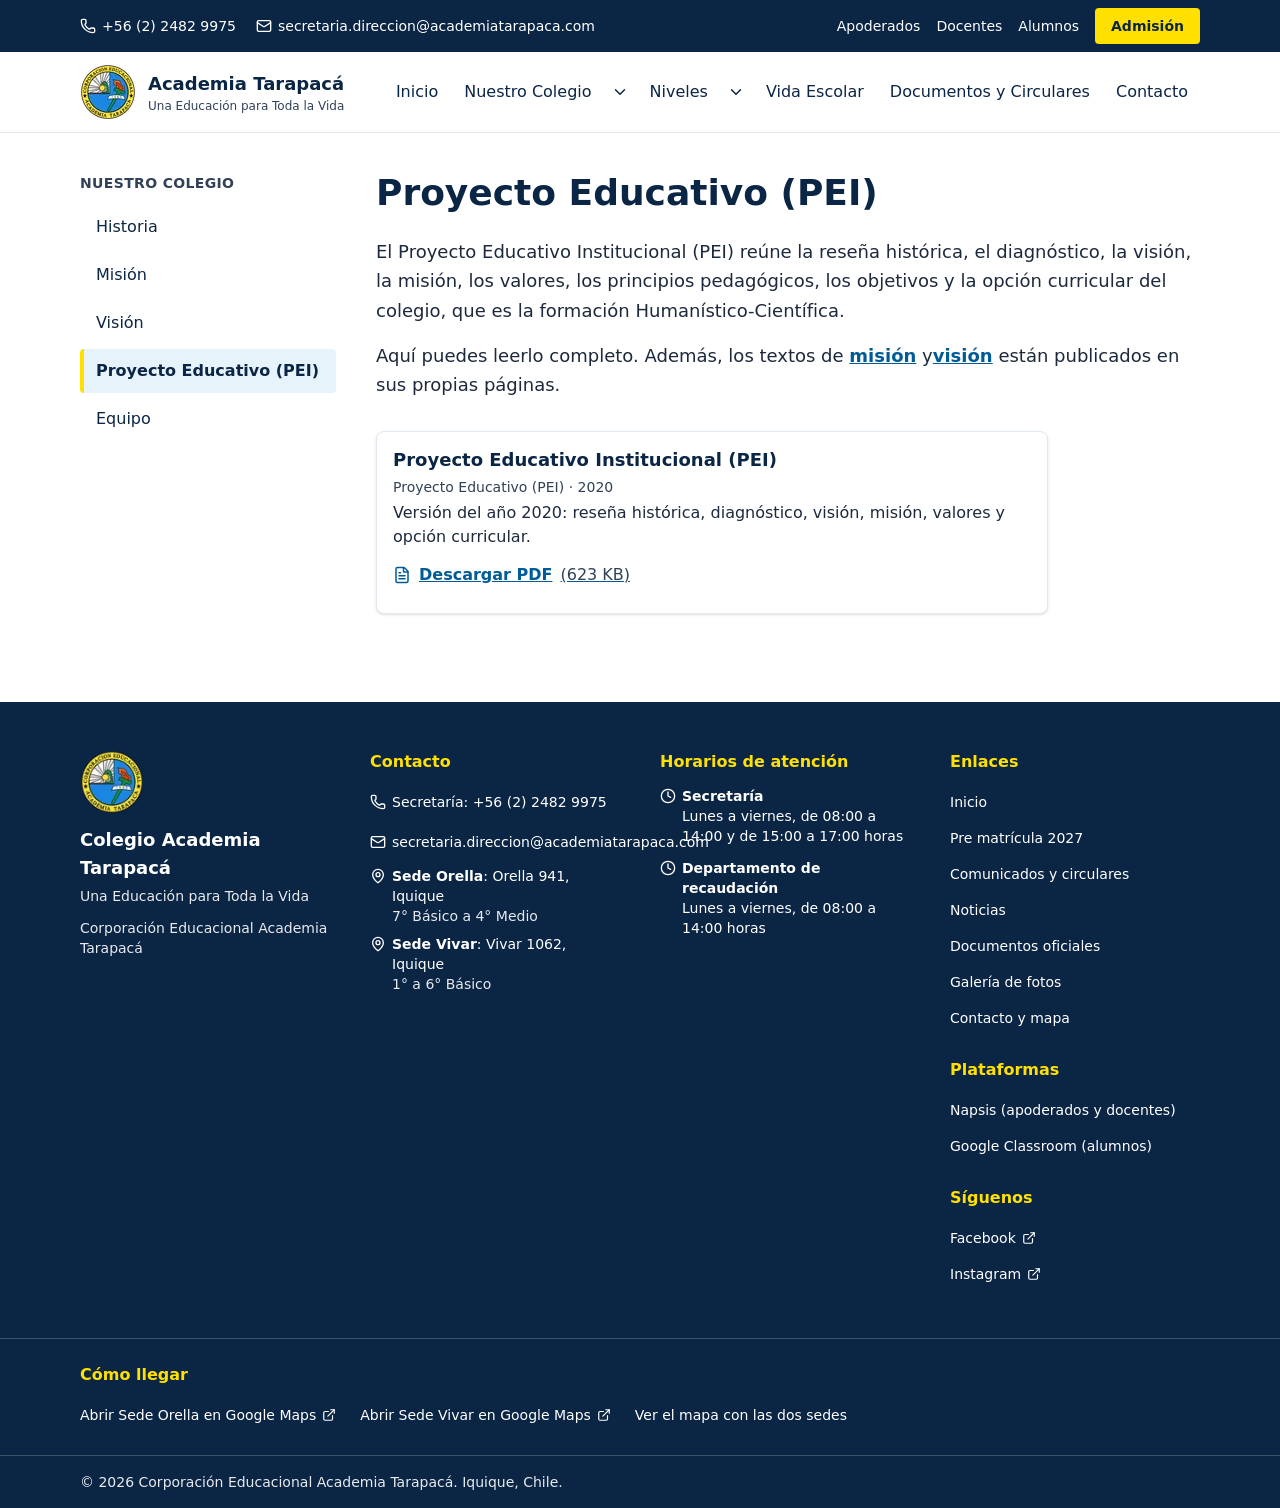
<file: nuestro-colegio/proyecto-educativo/index.html>
<!DOCTYPE html><html lang="es-CL"><head><meta charset="utf-8"><meta name="viewport" content="width=device-width, initial-scale=1"><title>Proyecto Educativo (PEI) | Colegio Academia Tarapacá</title><meta name="description" content="El Proyecto Educativo Institucional del Colegio Academia Tarapacá."><link rel="canonical" href="https://rgodoyossandon.github.io/nuestro-colegio/proyecto-educativo/"><meta name="robots" content="noindex, nofollow"><meta name="theme-color" content="#0b2545"><link rel="icon" href="/favicon.ico" sizes="32x32"><link rel="icon" type="image/png" href="/favicon-192.png" sizes="192x192"><link rel="apple-touch-icon" href="/apple-touch-icon.png"><link rel="manifest" href="/site.webmanifest"><meta property="og:type" content="website"><meta property="og:site_name" content="Colegio Academia Tarapacá"><meta property="og:locale" content="es_CL"><meta property="og:title" content="Proyecto Educativo (PEI) | Colegio Academia Tarapacá"><meta property="og:description" content="El Proyecto Educativo Institucional del Colegio Academia Tarapacá."><meta property="og:url" content="https://rgodoyossandon.github.io/nuestro-colegio/proyecto-educativo/"><meta property="og:image" content="https://rgodoyossandon.github.io/og-default.png"><meta property="og:image:width" content="1200"><meta property="og:image:height" content="630"><meta name="twitter:card" content="summary_large_image"><meta name="twitter:title" content="Proyecto Educativo (PEI) | Colegio Academia Tarapacá"><meta name="twitter:description" content="El Proyecto Educativo Institucional del Colegio Academia Tarapacá."><meta name="twitter:image" content="https://rgodoyossandon.github.io/og-default.png"><script type="application/ld+json">[{"@context":"https://schema.org","@type":"EducationalOrganization","@id":"https://rgodoyossandon.github.io/#organization","name":"Colegio Academia Tarapacá","legalName":"Corporación Educacional Academia Tarapacá","slogan":"Una Educación para Toda la Vida","url":"https://rgodoyossandon.github.io/","logo":"https://rgodoyossandon.github.io/favicon-512.png","image":"https://rgodoyossandon.github.io/og-default.png","telephone":"+56224829975","email":"secretaria.direccion@academiatarapaca.com","address":{"@type":"PostalAddress","streetAddress":"Orella 941","addressLocality":"Iquique","addressRegion":"Tarapacá","addressCountry":"CL"},"location":[{"@type":"Place","name":"Sede Orella","address":{"@type":"PostalAddress","streetAddress":"Orella 941","addressLocality":"Iquique","addressRegion":"Tarapacá","addressCountry":"CL"}},{"@type":"Place","name":"Sede Vivar","address":{"@type":"PostalAddress","streetAddress":"Vivar 1062","addressLocality":"Iquique","addressRegion":"Tarapacá","addressCountry":"CL"}}],"sameAs":["https://www.facebook.com/academiatarapaca","https://www.instagram.com/corp_academia_tarapaca/"]},{"@context":"https://schema.org","@type":"WebSite","@id":"https://rgodoyossandon.github.io/#website","url":"https://rgodoyossandon.github.io/","name":"Colegio Academia Tarapacá","inLanguage":"es-CL","publisher":{"@id":"https://rgodoyossandon.github.io/#organization"}},{"@context":"https://schema.org","@type":"BreadcrumbList","itemListElement":[{"@type":"ListItem","position":1,"name":"Inicio","item":"https://rgodoyossandon.github.io/"},{"@type":"ListItem","position":2,"name":"Nuestro colegio","item":"https://rgodoyossandon.github.io/nuestro-colegio/"},{"@type":"ListItem","position":3,"name":"Proyecto Educativo (PEI)","item":"https://rgodoyossandon.github.io/nuestro-colegio/proyecto-educativo/"}]}]</script><meta http-equiv="content-security-policy" content="default-src 'self';img-src 'self' data: https://tile.openstreetmap.org;connect-src 'self';object-src 'none';base-uri 'self';form-action 'self'; script-src 'self' 'sha256-jXyWfdtmZTlC3MHitqFy9F6ZRyChXSMuRAN1tiQ5k94=' 'sha256-47DEQpj8HBSa+/TImW+5JCeuQeRkm5NMpJWZG3hSuFU=' 'sha256-TIeUoq8YjG+1eU3TQxnLSulaW6KFweMvcnfLgmMCs9I=' 'sha256-rILyMVqTNj9nHzawLft8p09/U6kZcMr0BP+RVJBtgcQ=' 'sha256-xIb/Pa7FUshAu4ihwjchYcQpyCI8eS8kt40GpOAYCz8=' 'sha256-1BvDVWLr3QCC20uHhUDi27eDFVJpk1uMQJGIWKUks2I=' 'sha256-kmZE/W8I1iuTnl1b3yqzv9/DQZenPngd3NjSKMQl7y0=' 'sha256-Y8t0ntteBwH+PqGKUyjWW3CAk+BNJKSoQc0xZ68FjhM=' 'sha256-0O7iB6zr9x0r6X6eWYITC9V5q+yWCGAoFvcysBGbY9Q='; style-src 'self' ;"><link rel="stylesheet" href="/_astro/BaseLayout.C5HijSdY.css"></head><body class="min-h-screen"><a href="#contenido" class="sr-only rounded bg-navy-900 px-4 py-2 font-semibold text-white focus:not-sr-only focus:absolute focus:left-2 focus:top-2 focus:z-50">Saltar al contenido</a><header><div class="on-dark bg-navy-900 text-sm text-white"><div class="mx-auto flex max-w-6xl flex-wrap items-center justify-between gap-x-6 gap-y-2 px-4 py-2"><ul class="flex flex-wrap items-center gap-x-5 gap-y-1"><li><a href="tel:+56224829975" class="inline-flex min-h-8 items-center gap-1.5 hover:underline"><svg xmlns="http://www.w3.org/2000/svg" width="16" height="16" viewBox="0 0 24 24" fill="none" stroke="currentColor" stroke-width="2" stroke-linecap="round" stroke-linejoin="round" class="lucide lucide-phone" aria-hidden="true"><path d="M13.832 16.568a1 1 0 0 0 1.213-.303l.355-.465A2 2 0 0 1 17 15h3a2 2 0 0 1 2 2v3a2 2 0 0 1-2 2A18 18 0 0 1 2 4a2 2 0 0 1 2-2h3a2 2 0 0 1 2 2v3a2 2 0 0 1-.8 1.6l-.468.351a1 1 0 0 0-.292 1.233 14 14 0 0 0 6.392 6.384"></path></svg><span>+56 (2) 2482 9975</span></a></li><li><a href="mailto:secretaria.direccion@academiatarapaca.com" class="inline-flex min-h-8 min-w-8 items-center justify-center gap-1.5 hover:underline md:min-w-0 md:justify-start" aria-label="Correo: secretaria.direccion@academiatarapaca.com"><svg xmlns="http://www.w3.org/2000/svg" width="16" height="16" viewBox="0 0 24 24" fill="none" stroke="currentColor" stroke-width="2" stroke-linecap="round" stroke-linejoin="round" class="lucide lucide-mail" aria-hidden="true"><path d="m22 7-8.991 5.727a2 2 0 0 1-2.009 0L2 7"></path><rect x="2" y="4" width="20" height="16" rx="2"></rect></svg><span class="hidden md:inline">secretaria.direccion@academiatarapaca.com</span></a></li></ul><nav aria-label="Accesos a plataformas" class="flex flex-wrap items-center gap-x-4 gap-y-2"><ul class="flex flex-wrap items-center gap-x-4 gap-y-1"><li><a href="https://login.napsis.com/" target="_blank" rel="noopener noreferrer" class="inline-flex min-h-8 items-center hover:underline" data-track="platform_access" data-track-platform="napsis" data-track-audience="apoderado">Apoderados<span class="sr-only"> (se abre en una pestaña nueva)</span></a></li><li><a href="https://login.napsis.com/" target="_blank" rel="noopener noreferrer" class="inline-flex min-h-8 items-center hover:underline" data-track="platform_access" data-track-platform="napsis" data-track-audience="docente">Docentes<span class="sr-only"> (se abre en una pestaña nueva)</span></a></li><li><a href="https://classroom.google.com/" target="_blank" rel="noopener noreferrer" class="inline-flex min-h-8 items-center hover:underline" data-track="platform_access" data-track-platform="classroom" data-track-audience="alumno">Alumnos<span class="sr-only"> (se abre en una pestaña nueva)</span></a></li></ul><a href="/#admision" class="inline-flex min-h-9 items-center rounded bg-sol-400 px-4 font-semibold text-navy-900 hover:bg-sol-300" data-track="cta_click" data-track-cta-id="topbar-admision" data-track-location="topbar">Admisión</a></nav></div></div><div class="border-b border-slate-200 bg-white"><div class="mx-auto flex max-w-6xl flex-wrap items-center justify-between gap-x-4 gap-y-2 px-4 py-3"><a href="/" class="flex items-center gap-3"><img src="/_astro/logo-escudo.wjzynVmR_2cuWsb.webp" alt loading="eager" decoding="async" width="56" height="56" class="h-12 w-12 md:h-14 md:w-14"><span class="leading-tight"><span class="block text-lg font-bold text-navy-900">Academia Tarapacá</span><span class="block text-xs text-slate-700">Una Educación para Toda la Vida</span><span class="sr-only"> (ir al inicio)</span></span></a><button type="button" id="menu-toggle" class="group inline-flex min-h-11 min-w-11 items-center justify-center rounded border-2 border-azul-700 text-azul-700 md:hidden" aria-expanded="false" aria-controls="site-nav" aria-label="Abrir menú"><svg xmlns="http://www.w3.org/2000/svg" width="24" height="24" viewBox="0 0 24 24" fill="none" stroke="currentColor" stroke-width="2" stroke-linecap="round" stroke-linejoin="round" class="lucide lucide-menu group-aria-expanded:hidden" aria-hidden="true"><path d="M4 5h16"></path><path d="M4 12h16"></path><path d="M4 19h16"></path></svg><svg xmlns="http://www.w3.org/2000/svg" width="24" height="24" viewBox="0 0 24 24" fill="none" stroke="currentColor" stroke-width="2" stroke-linecap="round" stroke-linejoin="round" class="lucide lucide-x hidden group-aria-expanded:block" aria-hidden="true"><path d="M18 6 6 18"></path><path d="m6 6 12 12"></path></svg></button><nav id="site-nav" aria-label="Principal" class="hidden w-full md:block md:w-auto"><ul class="flex flex-col gap-1 py-2 md:flex-row md:items-center md:gap-0.5 md:py-0"><li class="group relative"><a href="/" class="inline-flex min-h-11 items-center rounded px-3 py-2 font-medium text-navy-900 hover:bg-azul-50 hover:text-azul-700">Inicio</a></li><li class="group relative" data-dropdown><div class="flex items-center"><a href="/nuestro-colegio/" class="inline-flex min-h-11 items-center rounded px-3 py-2 font-medium text-navy-900 hover:bg-azul-50 hover:text-azul-700">Nuestro Colegio</a><button type="button" class="hidden min-h-11 min-w-8 items-center justify-center rounded text-navy-900 hover:bg-azul-50 md:inline-flex" aria-expanded="false" aria-label="Mostrar opciones de Nuestro Colegio" data-dropdown-toggle><svg xmlns="http://www.w3.org/2000/svg" width="18" height="18" viewBox="0 0 24 24" fill="none" stroke="currentColor" stroke-width="2" stroke-linecap="round" stroke-linejoin="round" class="lucide lucide-chevron-down" aria-hidden="true"><path d="m6 9 6 6 6-6"></path></svg></button></div><ul class="mb-1 ml-4 border-l-2 border-sol-400 pl-2 md:absolute md:left-0 md:top-full md:z-40 md:mb-0 md:ml-0 md:hidden md:min-w-56 md:rounded md:border md:border-l-slate-200 md:bg-white md:p-1 md:shadow-lg md:group-data-[open=true]:block"><li><a href="/nuestro-colegio/historia/" class="inline-flex min-h-11 items-center rounded px-3 py-2 font-medium text-navy-900 hover:bg-azul-50 hover:text-azul-700 w-full">Historia</a></li><li><a href="/nuestro-colegio/mision/" class="inline-flex min-h-11 items-center rounded px-3 py-2 font-medium text-navy-900 hover:bg-azul-50 hover:text-azul-700 w-full">Misión</a></li><li><a href="/nuestro-colegio/vision/" class="inline-flex min-h-11 items-center rounded px-3 py-2 font-medium text-navy-900 hover:bg-azul-50 hover:text-azul-700 w-full">Visión</a></li><li><a href="/nuestro-colegio/proyecto-educativo/" class="inline-flex min-h-11 items-center rounded px-3 py-2 font-medium text-navy-900 hover:bg-azul-50 hover:text-azul-700 w-full">Proyecto Educativo (PEI)</a></li><li><a href="/nuestro-colegio/equipo/" class="inline-flex min-h-11 items-center rounded px-3 py-2 font-medium text-navy-900 hover:bg-azul-50 hover:text-azul-700 w-full">Equipo</a></li></ul></li><li class="group relative" data-dropdown><div class="flex items-center"><a href="/#niveles" class="inline-flex min-h-11 items-center rounded px-3 py-2 font-medium text-navy-900 hover:bg-azul-50 hover:text-azul-700">Niveles</a><button type="button" class="hidden min-h-11 min-w-8 items-center justify-center rounded text-navy-900 hover:bg-azul-50 md:inline-flex" aria-expanded="false" aria-label="Mostrar opciones de Niveles" data-dropdown-toggle><svg xmlns="http://www.w3.org/2000/svg" width="18" height="18" viewBox="0 0 24 24" fill="none" stroke="currentColor" stroke-width="2" stroke-linecap="round" stroke-linejoin="round" class="lucide lucide-chevron-down" aria-hidden="true"><path d="m6 9 6 6 6-6"></path></svg></button></div><ul class="mb-1 ml-4 border-l-2 border-sol-400 pl-2 md:absolute md:left-0 md:top-full md:z-40 md:mb-0 md:ml-0 md:hidden md:min-w-56 md:rounded md:border md:border-l-slate-200 md:bg-white md:p-1 md:shadow-lg md:group-data-[open=true]:block"><li><a href="/#basica" class="inline-flex min-h-11 items-center rounded px-3 py-2 font-medium text-navy-900 hover:bg-azul-50 hover:text-azul-700 w-full">Básica</a></li><li><a href="/#media" class="inline-flex min-h-11 items-center rounded px-3 py-2 font-medium text-navy-900 hover:bg-azul-50 hover:text-azul-700 w-full">Media</a></li></ul></li><li class="group relative"><a href="/noticias/" class="inline-flex min-h-11 items-center rounded px-3 py-2 font-medium text-navy-900 hover:bg-azul-50 hover:text-azul-700">Vida Escolar</a></li><li class="group relative"><a href="/documentos/" class="inline-flex min-h-11 items-center rounded px-3 py-2 font-medium text-navy-900 hover:bg-azul-50 hover:text-azul-700">Documentos y Circulares</a></li><li class="group relative"><a href="/contacto/" class="inline-flex min-h-11 items-center rounded px-3 py-2 font-medium text-navy-900 hover:bg-azul-50 hover:text-azul-700">Contacto</a></li></ul></nav><noscript><style>
        #site-nav {
          display: block;
        }
      </style></noscript></div></div><script type="module">var e=document.getElementById(`menu-toggle`),t=document.getElementById(`site-nav`),n=Array.from(document.querySelectorAll(`[data-dropdown]`));function r(n){e&&t&&(e.setAttribute(`aria-expanded`,String(n)),e.setAttribute(`aria-label`,n?`Cerrar menú`:`Abrir menú`),t.classList.toggle(`hidden`,!n))}function i(e,t){e.dataset.open=String(t),e.querySelector(`[data-dropdown-toggle]`)?.setAttribute(`aria-expanded`,String(t))}function a(e){for(let t of n)t!==e&&i(t,!1)}e?.addEventListener(`click`,()=>r(e.getAttribute(`aria-expanded`)!==`true`));for(let e of n)e.querySelector(`[data-dropdown-toggle]`)?.addEventListener(`click`,()=>{let t=e.dataset.open!==`true`;a(e),i(e,t)});document.addEventListener(`click`,e=>{let t=e.target;n.some(e=>e.contains(t))||a()}),document.addEventListener(`keydown`,t=>{if(t.key!==`Escape`)return;let a=n.find(e=>e.dataset.open===`true`);a?(i(a,!1),a.querySelector(`[data-dropdown-toggle]`)?.focus()):e?.getAttribute(`aria-expanded`)===`true`&&(r(!1),e.focus())});for(let e of n)e.addEventListener(`focusout`,t=>{e.contains(t.relatedTarget)||i(e,!1)});window.matchMedia(`(min-width: 768px)`).addEventListener(`change`,e=>{e.matches&&r(!1)});</script></header><main id="contenido" tabindex="-1"><div class="mx-auto max-w-6xl px-4 py-10" data-about data-about-slug="proyecto-educativo"><div class="mb-6 hidden items-center justify-between gap-3 rounded border-l-4 border-sol-400 bg-sol-300/30 p-3 text-sm" role="status" data-presentation-banner><p><strong>Modo presentación:</strong> las páginas cambian solas cada 2 minutos.</p><div class="flex gap-2"><button type="button" class="min-h-11 rounded border-2 border-azul-700 px-3 font-semibold text-azul-700 hover:bg-azul-50" data-presentation-pause aria-pressed="false">Pausar</button><a href="/nuestro-colegio/proyecto-educativo/" class="inline-flex min-h-11 items-center rounded bg-azul-700 px-3 font-semibold text-white hover:bg-navy-900">Salir</a></div></div><div class="md:grid md:grid-cols-[16rem_1fr] md:gap-10"><nav aria-label="Nuestro colegio" class="mb-8 md:mb-0"><p class="text-sm font-semibold uppercase tracking-wide text-slate-700">Nuestro colegio</p><ul class="mt-3 flex flex-wrap gap-2 md:flex-col md:gap-1"><li><a href="/nuestro-colegio/historia/" class="inline-flex min-h-11 w-full items-center rounded border-l-4 border-transparent px-3 py-2 font-medium text-navy-900 hover:bg-azul-50 aria-[current=page]:border-sol-400 aria-[current=page]:bg-azul-50 aria-[current=page]:font-bold">Historia</a></li><li><a href="/nuestro-colegio/mision/" class="inline-flex min-h-11 w-full items-center rounded border-l-4 border-transparent px-3 py-2 font-medium text-navy-900 hover:bg-azul-50 aria-[current=page]:border-sol-400 aria-[current=page]:bg-azul-50 aria-[current=page]:font-bold">Misión</a></li><li><a href="/nuestro-colegio/vision/" class="inline-flex min-h-11 w-full items-center rounded border-l-4 border-transparent px-3 py-2 font-medium text-navy-900 hover:bg-azul-50 aria-[current=page]:border-sol-400 aria-[current=page]:bg-azul-50 aria-[current=page]:font-bold">Visión</a></li><li><a href="/nuestro-colegio/proyecto-educativo/" aria-current="page" class="inline-flex min-h-11 w-full items-center rounded border-l-4 border-transparent px-3 py-2 font-medium text-navy-900 hover:bg-azul-50 aria-[current=page]:border-sol-400 aria-[current=page]:bg-azul-50 aria-[current=page]:font-bold">Proyecto Educativo (PEI)</a></li><li><a href="/nuestro-colegio/equipo/" class="inline-flex min-h-11 w-full items-center rounded border-l-4 border-transparent px-3 py-2 font-medium text-navy-900 hover:bg-azul-50 aria-[current=page]:border-sol-400 aria-[current=page]:bg-azul-50 aria-[current=page]:font-bold">Equipo</a></li></ul></nav><article><h1 class="text-3xl font-bold text-navy-900 md:text-4xl">Proyecto Educativo (PEI)</h1><div class="content-prose mt-6"><p>El Proyecto Educativo Institucional (PEI) reúne la reseña histórica, el diagnóstico, la visión, la misión, los valores, los principios pedagógicos, los objetivos y la opción curricular del colegio, que es la formación Humanístico-Científica.</p><p>Aquí puedes leerlo completo. Además, los textos de <a href="/nuestro-colegio/mision/">misión</a> y<a href="/nuestro-colegio/vision/">visión</a> están publicados en sus propias páginas.</p></div><ul class="mt-8 max-w-2xl"><li class="rounded-lg border border-slate-200 bg-white p-4 shadow-sm" data-doc-item data-search="Proyecto Educativo Institucional (PEI) Versión del año 2020: reseña histórica, diagnóstico, visión, misión, valores y opción curricular. 2020 Proyecto Educativo (PEI)"><h2 class="text-lg font-semibold leading-snug text-navy-900">Proyecto Educativo Institucional (PEI)</h2><p class="mt-1 text-sm text-slate-700">Proyecto Educativo (PEI) · 2020</p><p class="mt-1 text-slate-800">Versión del año 2020: reseña histórica, diagnóstico, visión, misión, valores y opción curricular.</p><p class="mt-1"><a href="/docs/pei/proyecto-educativo-institucional.pdf" class="inline-flex min-h-11 items-center gap-2 font-semibold text-azul-700 underline hover:text-navy-900"><svg xmlns="http://www.w3.org/2000/svg" width="18" height="18" viewBox="0 0 24 24" fill="none" stroke="currentColor" stroke-width="2" stroke-linecap="round" stroke-linejoin="round" class="lucide lucide-file-text" aria-hidden="true"><path d="M6 22a2 2 0 0 1-2-2V4a2 2 0 0 1 2-2h8a2.4 2.4 0 0 1 1.704.706l3.588 3.588A2.4 2.4 0 0 1 20 8v12a2 2 0 0 1-2 2z"></path><path d="M14 2v5a1 1 0 0 0 1 1h5"></path><path d="M10 9H8"></path><path d="M16 13H8"></path><path d="M16 17H8"></path></svg>Descargar PDF <span class="font-normal text-slate-700">(623 KB)</span></a></p></li></ul></article></div></div></main><footer class="on-dark mt-12 bg-navy-900 text-white"><div class="mx-auto grid max-w-6xl gap-10 px-4 py-12 sm:grid-cols-2 lg:grid-cols-4"><section aria-labelledby="pie-colegio"><h2 id="pie-colegio" class="sr-only">El colegio</h2><img src="/_astro/logo-escudo.wjzynVmR_Z1zXqo6.webp" alt loading="lazy" decoding="async" width="72" height="72" class="h-16 w-16"><p class="mt-3 text-lg font-bold">Colegio Academia Tarapacá</p><p class="mt-1 text-sm text-white/90">Una Educación para Toda la Vida</p><p class="mt-3 text-sm text-white/90">Corporación Educacional Academia Tarapacá</p></section><section id="contacto" class="scroll-mt-4" aria-labelledby="pie-contacto"><h2 id="pie-contacto" class="text-base font-semibold text-sol-400">Contacto</h2><ul class="mt-3 space-y-2 text-sm"><li><a href="tel:+56224829975" class="inline-flex min-h-8 items-center gap-1.5 hover:underline"><svg xmlns="http://www.w3.org/2000/svg" width="16" height="16" viewBox="0 0 24 24" fill="none" stroke="currentColor" stroke-width="2" stroke-linecap="round" stroke-linejoin="round" class="lucide lucide-phone" aria-hidden="true"><path d="M13.832 16.568a1 1 0 0 0 1.213-.303l.355-.465A2 2 0 0 1 17 15h3a2 2 0 0 1 2 2v3a2 2 0 0 1-2 2A18 18 0 0 1 2 4a2 2 0 0 1 2-2h3a2 2 0 0 1 2 2v3a2 2 0 0 1-.8 1.6l-.468.351a1 1 0 0 0-.292 1.233 14 14 0 0 0 6.392 6.384"></path></svg>Secretaría: +56 (2) 2482 9975</a></li><li><a href="mailto:secretaria.direccion@academiatarapaca.com" class="inline-flex min-h-8 items-center gap-1.5 hover:underline"><svg xmlns="http://www.w3.org/2000/svg" width="16" height="16" viewBox="0 0 24 24" fill="none" stroke="currentColor" stroke-width="2" stroke-linecap="round" stroke-linejoin="round" class="lucide lucide-mail" aria-hidden="true"><path d="m22 7-8.991 5.727a2 2 0 0 1-2.009 0L2 7"></path><rect x="2" y="4" width="20" height="16" rx="2"></rect></svg>secretaria.direccion@academiatarapaca.com</a></li><li class="flex items-start gap-1.5"><svg xmlns="http://www.w3.org/2000/svg" width="16" height="16" viewBox="0 0 24 24" fill="none" stroke="currentColor" stroke-width="2" stroke-linecap="round" stroke-linejoin="round" class="lucide lucide-map-pin mt-0.5 shrink-0" aria-hidden="true"><path d="M20 10c0 4.993-5.539 10.193-7.399 11.799a1 1 0 0 1-1.202 0C9.539 20.193 4 14.993 4 10a8 8 0 0 1 16 0"></path><circle cx="12" cy="10" r="3"></circle></svg><span><strong>Sede Orella</strong>: Orella 941, Iquique<br><span class="text-white/90">7° Básico a 4° Medio</span></span></li><li class="flex items-start gap-1.5"><svg xmlns="http://www.w3.org/2000/svg" width="16" height="16" viewBox="0 0 24 24" fill="none" stroke="currentColor" stroke-width="2" stroke-linecap="round" stroke-linejoin="round" class="lucide lucide-map-pin mt-0.5 shrink-0" aria-hidden="true"><path d="M20 10c0 4.993-5.539 10.193-7.399 11.799a1 1 0 0 1-1.202 0C9.539 20.193 4 14.993 4 10a8 8 0 0 1 16 0"></path><circle cx="12" cy="10" r="3"></circle></svg><span><strong>Sede Vivar</strong>: Vivar 1062, Iquique<br><span class="text-white/90">1° a 6° Básico</span></span></li></ul></section><section aria-labelledby="pie-atencion"><h2 id="pie-atencion" class="text-base font-semibold text-sol-400">Horarios de atención</h2><ul class="mt-3 space-y-3 text-sm"><li class="flex items-start gap-1.5"><svg xmlns="http://www.w3.org/2000/svg" width="16" height="16" viewBox="0 0 24 24" fill="none" stroke="currentColor" stroke-width="2" stroke-linecap="round" stroke-linejoin="round" class="lucide lucide-clock mt-0.5 shrink-0" aria-hidden="true"><circle cx="12" cy="12" r="10"></circle><path d="M12 6v6l4 2"></path></svg><span><strong>Secretaría</strong><br>Lunes a viernes, de 08:00 a 14:00 y de 15:00 a 17:00 horas</span></li><li class="flex items-start gap-1.5"><svg xmlns="http://www.w3.org/2000/svg" width="16" height="16" viewBox="0 0 24 24" fill="none" stroke="currentColor" stroke-width="2" stroke-linecap="round" stroke-linejoin="round" class="lucide lucide-clock mt-0.5 shrink-0" aria-hidden="true"><circle cx="12" cy="12" r="10"></circle><path d="M12 6v6l4 2"></path></svg><span><strong>Departamento de recaudación</strong><br>Lunes a viernes, de 08:00 a 14:00 horas</span></li></ul></section><nav aria-label="Enlaces del pie de página"><h2 class="text-base font-semibold text-sol-400">Enlaces</h2><ul class="mt-3 space-y-1 text-sm"><li><a href="/" class="inline-flex min-h-8 items-center gap-1.5 hover:underline">Inicio</a></li><li><a href="https://prematricula-academia.web.app/" class="inline-flex min-h-8 items-center gap-1.5 hover:underline" target="_blank" rel="noopener noreferrer">Pre matrícula 2027<span class="sr-only"> (se abre en una pestaña nueva)</span></a></li><li><a href="/comunicados/" class="inline-flex min-h-8 items-center gap-1.5 hover:underline">Comunicados y circulares</a></li><li><a href="/noticias/" class="inline-flex min-h-8 items-center gap-1.5 hover:underline">Noticias</a></li><li><a href="/documentos/" class="inline-flex min-h-8 items-center gap-1.5 hover:underline">Documentos oficiales</a></li><li><a href="/galeria/" class="inline-flex min-h-8 items-center gap-1.5 hover:underline">Galería de fotos</a></li><li><a href="/contacto/" class="inline-flex min-h-8 items-center gap-1.5 hover:underline">Contacto y mapa</a></li></ul><h2 class="text-base font-semibold text-sol-400 mt-6">Plataformas</h2><ul class="mt-3 space-y-1 text-sm"><li><a href="https://login.napsis.com/" class="inline-flex min-h-8 items-center gap-1.5 hover:underline" target="_blank" rel="noopener noreferrer" data-track="platform_access" data-track-platform="napsis" data-track-audience="apoderado">Napsis (apoderados y docentes)<span class="sr-only"> (se abre en una pestaña nueva)</span></a></li><li><a href="https://classroom.google.com/" class="inline-flex min-h-8 items-center gap-1.5 hover:underline" target="_blank" rel="noopener noreferrer" data-track="platform_access" data-track-platform="classroom" data-track-audience="alumno">Google Classroom (alumnos)<span class="sr-only"> (se abre en una pestaña nueva)</span></a></li></ul><h2 class="text-base font-semibold text-sol-400 mt-6">Síguenos</h2><ul class="mt-3 space-y-1 text-sm"><li><a href="https://www.facebook.com/academiatarapaca" class="inline-flex min-h-8 items-center gap-1.5 hover:underline" target="_blank" rel="noopener noreferrer">Facebook<svg xmlns="http://www.w3.org/2000/svg" width="14" height="14" viewBox="0 0 24 24" fill="none" stroke="currentColor" stroke-width="2" stroke-linecap="round" stroke-linejoin="round" class="lucide lucide-external-link" aria-hidden="true"><path d="M15 3h6v6"></path><path d="M10 14 21 3"></path><path d="M18 13v6a2 2 0 0 1-2 2H5a2 2 0 0 1-2-2V8a2 2 0 0 1 2-2h6"></path></svg><span class="sr-only"> del colegio (se abre en una pestaña nueva)</span></a></li><li><a href="https://www.instagram.com/corp_academia_tarapaca/" class="inline-flex min-h-8 items-center gap-1.5 hover:underline" target="_blank" rel="noopener noreferrer">Instagram<svg xmlns="http://www.w3.org/2000/svg" width="14" height="14" viewBox="0 0 24 24" fill="none" stroke="currentColor" stroke-width="2" stroke-linecap="round" stroke-linejoin="round" class="lucide lucide-external-link" aria-hidden="true"><path d="M15 3h6v6"></path><path d="M10 14 21 3"></path><path d="M18 13v6a2 2 0 0 1-2 2H5a2 2 0 0 1-2-2V8a2 2 0 0 1 2-2h6"></path></svg><span class="sr-only"> del colegio (se abre en una pestaña nueva)</span></a></li></ul></nav></div><div class="border-t border-white/20"><div class="mx-auto max-w-6xl px-4 py-6"><h2 class="text-base font-semibold text-sol-400">Cómo llegar</h2><ul class="mt-3 flex flex-wrap gap-x-6 gap-y-1 text-sm"><li><a href="https://www.google.com/maps/search/?api=1&amp;query=Orella%20941%2C%20Iquique%2C%20Chile" class="inline-flex min-h-8 items-center gap-1.5 hover:underline" target="_blank" rel="noopener noreferrer">Abrir Sede Orella en Google Maps<svg xmlns="http://www.w3.org/2000/svg" width="14" height="14" viewBox="0 0 24 24" fill="none" stroke="currentColor" stroke-width="2" stroke-linecap="round" stroke-linejoin="round" class="lucide lucide-external-link" aria-hidden="true"><path d="M15 3h6v6"></path><path d="M10 14 21 3"></path><path d="M18 13v6a2 2 0 0 1-2 2H5a2 2 0 0 1-2-2V8a2 2 0 0 1 2-2h6"></path></svg><span class="sr-only"> (se abre en una pestaña nueva)</span></a></li><li><a href="https://www.google.com/maps/search/?api=1&amp;query=Vivar%201062%2C%20Iquique%2C%20Chile" class="inline-flex min-h-8 items-center gap-1.5 hover:underline" target="_blank" rel="noopener noreferrer">Abrir Sede Vivar en Google Maps<svg xmlns="http://www.w3.org/2000/svg" width="14" height="14" viewBox="0 0 24 24" fill="none" stroke="currentColor" stroke-width="2" stroke-linecap="round" stroke-linejoin="round" class="lucide lucide-external-link" aria-hidden="true"><path d="M15 3h6v6"></path><path d="M10 14 21 3"></path><path d="M18 13v6a2 2 0 0 1-2 2H5a2 2 0 0 1-2-2V8a2 2 0 0 1 2-2h6"></path></svg><span class="sr-only"> (se abre en una pestaña nueva)</span></a></li><li><a href="/contacto/" class="inline-flex min-h-8 items-center gap-1.5 hover:underline">Ver el mapa con las dos sedes</a></li></ul></div></div><div class="border-t border-white/20"><div class="mx-auto flex max-w-6xl flex-wrap items-center justify-between gap-2 px-4 py-4 text-sm text-white/90"><p>© 2026 Corporación Educacional Academia Tarapacá. Iquique, Chile.</p></div></div></footer></body></html><script type="module">var e=(e,t,n)=>({slug:e,label:t,description:n,href:`/nuestro-colegio/${e}/`});e(`historia`,`Historia`,`Cómo nació el colegio en 1980 y cómo creció.`),e(`mision`,`Misión`,`Qué hacemos y para qué, en Básica y en Media.`),e(`vision`,`Visión`,`La comunidad educativa que queremos ser.`),e(`proyecto-educativo`,`Proyecto Educativo (PEI)`,`El documento que orienta al colegio.`),e(`equipo`,`Equipo`,`Las personas que trabajan en el colegio.`);var t=[`historia`,`vision`,`mision`],n=12e4;function r(e){let n=t.indexOf(e);return n===-1?null:t[(n+1)%t.length]}var i=document.querySelector(`[data-about]`),a=new URLSearchParams(location.search);if(i&&a.get(`modo`)===`presentacion`){let e=r(i.dataset.aboutSlug??``),t=i.querySelector(`[data-presentation-banner]`),a=i.querySelector(`[data-presentation-pause]`);if(t?.classList.remove(`hidden`),t?.classList.add(`flex`),e){let t=window.setTimeout(r,n);function r(){location.href=`/nuestro-colegio/${e}/?modo=presentacion`}a?.addEventListener(`click`,()=>{let e=a.getAttribute(`aria-pressed`)!==`true`;a.setAttribute(`aria-pressed`,String(e)),a.textContent=e?`Reanudar`:`Pausar`,window.clearTimeout(t),e||(t=window.setTimeout(r,n))})}else a?.setAttribute(`hidden`,``)}</script>
</file>
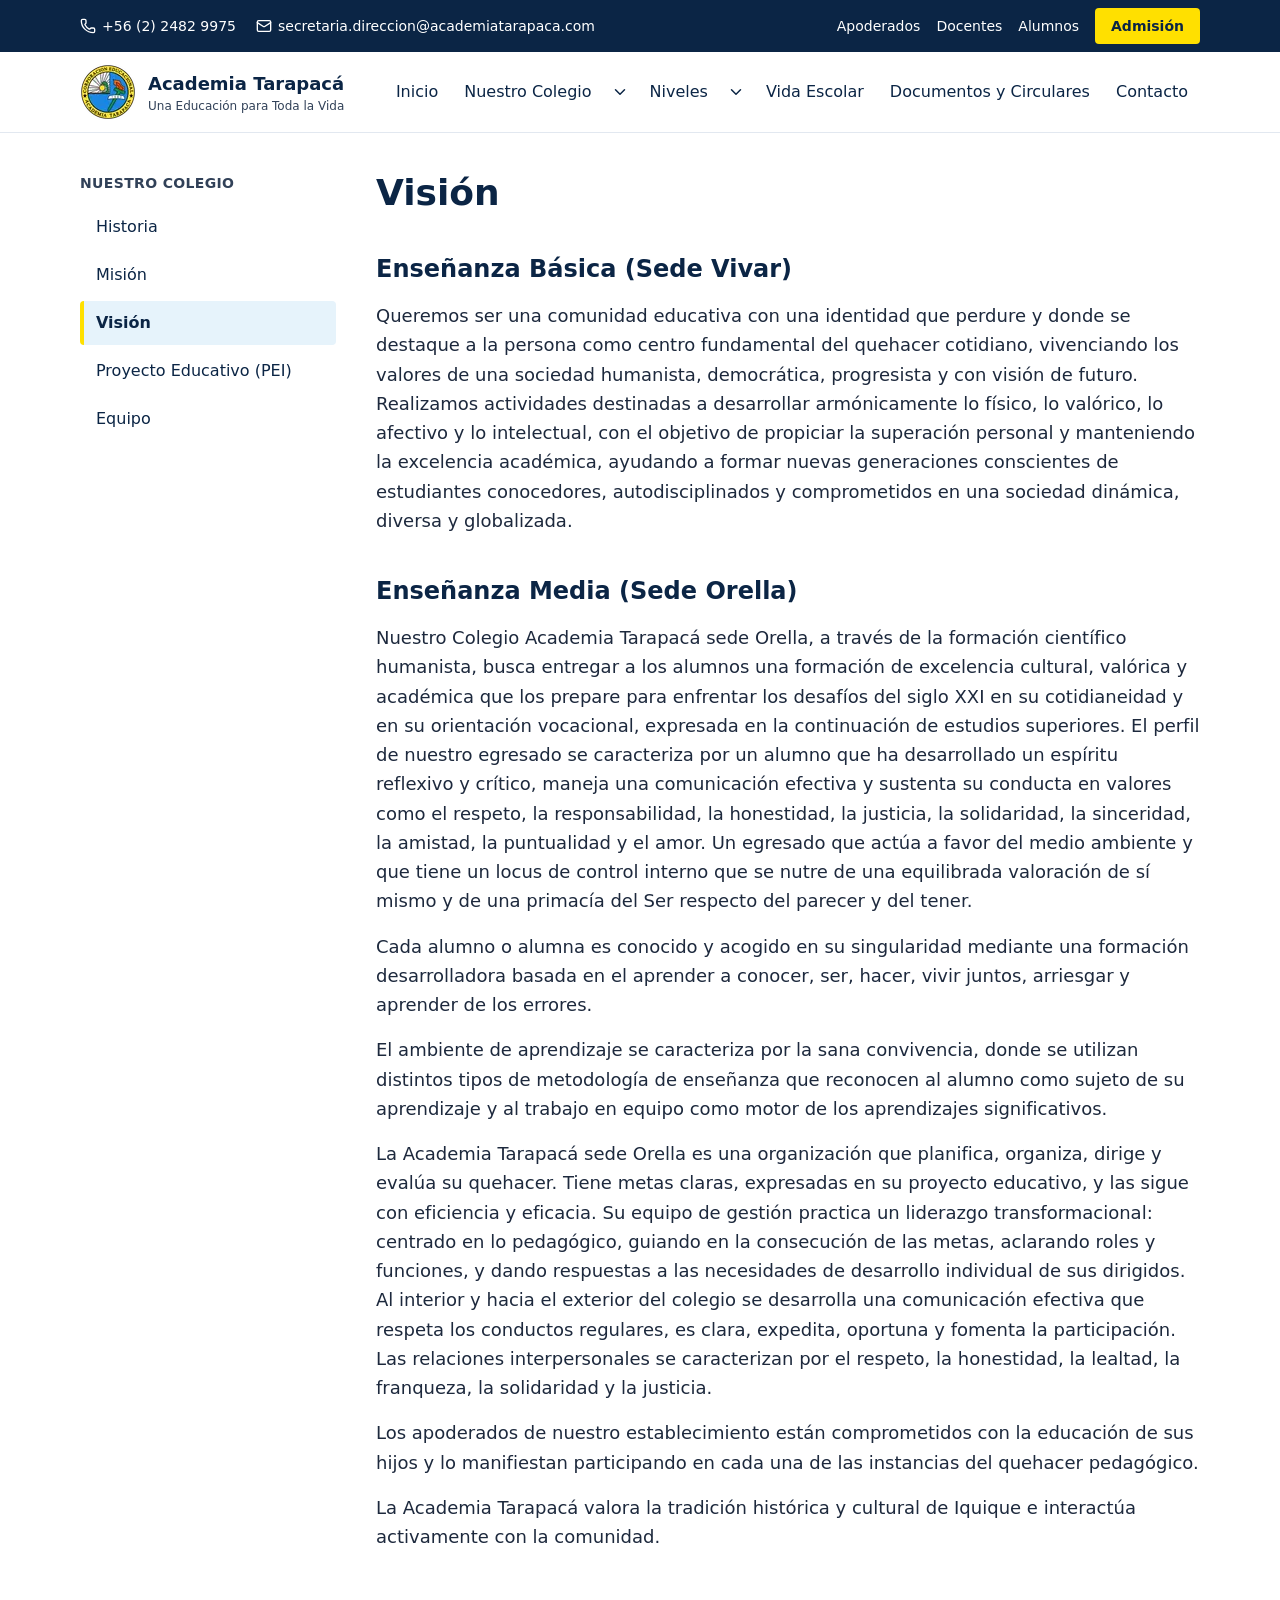
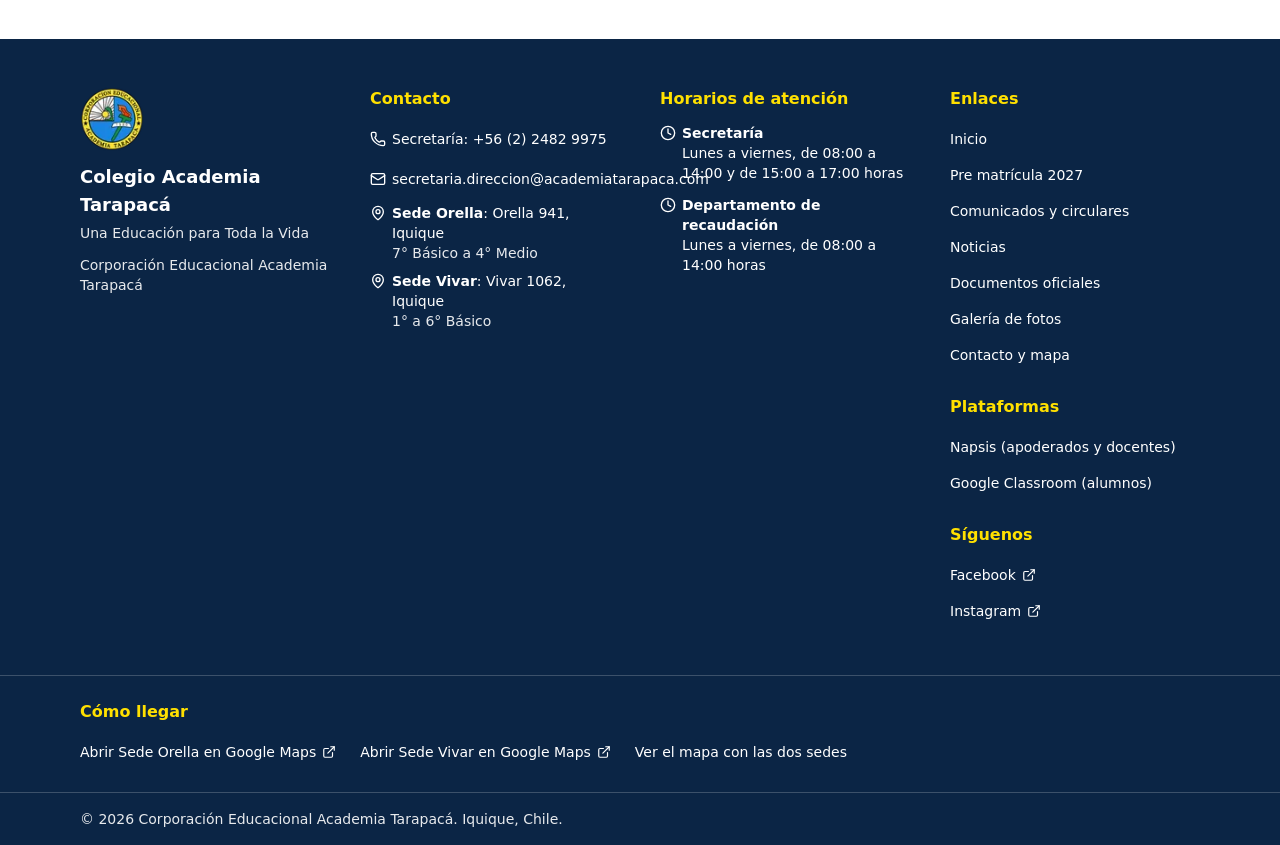
<file: nuestro-colegio/vision/index.html>
<!DOCTYPE html><html lang="es-CL"><head><meta charset="utf-8"><meta name="viewport" content="width=device-width, initial-scale=1"><title>Visión | Colegio Academia Tarapacá</title><meta name="description" content="La comunidad educativa que queremos ser, en Enseñanza Básica y en Enseñanza Media."><link rel="canonical" href="https://rgodoyossandon.github.io/nuestro-colegio/vision/"><meta name="robots" content="noindex, nofollow"><meta name="theme-color" content="#0b2545"><link rel="icon" href="/favicon.ico" sizes="32x32"><link rel="icon" type="image/png" href="/favicon-192.png" sizes="192x192"><link rel="apple-touch-icon" href="/apple-touch-icon.png"><link rel="manifest" href="/site.webmanifest"><meta property="og:type" content="website"><meta property="og:site_name" content="Colegio Academia Tarapacá"><meta property="og:locale" content="es_CL"><meta property="og:title" content="Visión | Colegio Academia Tarapacá"><meta property="og:description" content="La comunidad educativa que queremos ser, en Enseñanza Básica y en Enseñanza Media."><meta property="og:url" content="https://rgodoyossandon.github.io/nuestro-colegio/vision/"><meta property="og:image" content="https://rgodoyossandon.github.io/og-default.png"><meta property="og:image:width" content="1200"><meta property="og:image:height" content="630"><meta name="twitter:card" content="summary_large_image"><meta name="twitter:title" content="Visión | Colegio Academia Tarapacá"><meta name="twitter:description" content="La comunidad educativa que queremos ser, en Enseñanza Básica y en Enseñanza Media."><meta name="twitter:image" content="https://rgodoyossandon.github.io/og-default.png"><script type="application/ld+json">[{"@context":"https://schema.org","@type":"EducationalOrganization","@id":"https://rgodoyossandon.github.io/#organization","name":"Colegio Academia Tarapacá","legalName":"Corporación Educacional Academia Tarapacá","slogan":"Una Educación para Toda la Vida","url":"https://rgodoyossandon.github.io/","logo":"https://rgodoyossandon.github.io/favicon-512.png","image":"https://rgodoyossandon.github.io/og-default.png","telephone":"+56224829975","email":"secretaria.direccion@academiatarapaca.com","address":{"@type":"PostalAddress","streetAddress":"Orella 941","addressLocality":"Iquique","addressRegion":"Tarapacá","addressCountry":"CL"},"location":[{"@type":"Place","name":"Sede Orella","address":{"@type":"PostalAddress","streetAddress":"Orella 941","addressLocality":"Iquique","addressRegion":"Tarapacá","addressCountry":"CL"}},{"@type":"Place","name":"Sede Vivar","address":{"@type":"PostalAddress","streetAddress":"Vivar 1062","addressLocality":"Iquique","addressRegion":"Tarapacá","addressCountry":"CL"}}],"sameAs":["https://www.facebook.com/academiatarapaca","https://www.instagram.com/corp_academia_tarapaca/"]},{"@context":"https://schema.org","@type":"WebSite","@id":"https://rgodoyossandon.github.io/#website","url":"https://rgodoyossandon.github.io/","name":"Colegio Academia Tarapacá","inLanguage":"es-CL","publisher":{"@id":"https://rgodoyossandon.github.io/#organization"}},{"@context":"https://schema.org","@type":"BreadcrumbList","itemListElement":[{"@type":"ListItem","position":1,"name":"Inicio","item":"https://rgodoyossandon.github.io/"},{"@type":"ListItem","position":2,"name":"Nuestro colegio","item":"https://rgodoyossandon.github.io/nuestro-colegio/"},{"@type":"ListItem","position":3,"name":"Visión","item":"https://rgodoyossandon.github.io/nuestro-colegio/vision/"}]}]</script><meta http-equiv="content-security-policy" content="default-src 'self';img-src 'self' data: https://tile.openstreetmap.org;connect-src 'self';object-src 'none';base-uri 'self';form-action 'self'; script-src 'self' 'sha256-jXyWfdtmZTlC3MHitqFy9F6ZRyChXSMuRAN1tiQ5k94=' 'sha256-47DEQpj8HBSa+/TImW+5JCeuQeRkm5NMpJWZG3hSuFU=' 'sha256-TIeUoq8YjG+1eU3TQxnLSulaW6KFweMvcnfLgmMCs9I=' 'sha256-rILyMVqTNj9nHzawLft8p09/U6kZcMr0BP+RVJBtgcQ=' 'sha256-xIb/Pa7FUshAu4ihwjchYcQpyCI8eS8kt40GpOAYCz8=' 'sha256-1BvDVWLr3QCC20uHhUDi27eDFVJpk1uMQJGIWKUks2I=' 'sha256-kmZE/W8I1iuTnl1b3yqzv9/DQZenPngd3NjSKMQl7y0=' 'sha256-Y8t0ntteBwH+PqGKUyjWW3CAk+BNJKSoQc0xZ68FjhM=' 'sha256-0O7iB6zr9x0r6X6eWYITC9V5q+yWCGAoFvcysBGbY9Q='; style-src 'self' ;"><link rel="stylesheet" href="/_astro/BaseLayout.C5HijSdY.css"></head><body class="min-h-screen"><a href="#contenido" class="sr-only rounded bg-navy-900 px-4 py-2 font-semibold text-white focus:not-sr-only focus:absolute focus:left-2 focus:top-2 focus:z-50">Saltar al contenido</a><header><div class="on-dark bg-navy-900 text-sm text-white"><div class="mx-auto flex max-w-6xl flex-wrap items-center justify-between gap-x-6 gap-y-2 px-4 py-2"><ul class="flex flex-wrap items-center gap-x-5 gap-y-1"><li><a href="tel:+56224829975" class="inline-flex min-h-8 items-center gap-1.5 hover:underline"><svg xmlns="http://www.w3.org/2000/svg" width="16" height="16" viewBox="0 0 24 24" fill="none" stroke="currentColor" stroke-width="2" stroke-linecap="round" stroke-linejoin="round" class="lucide lucide-phone" aria-hidden="true"><path d="M13.832 16.568a1 1 0 0 0 1.213-.303l.355-.465A2 2 0 0 1 17 15h3a2 2 0 0 1 2 2v3a2 2 0 0 1-2 2A18 18 0 0 1 2 4a2 2 0 0 1 2-2h3a2 2 0 0 1 2 2v3a2 2 0 0 1-.8 1.6l-.468.351a1 1 0 0 0-.292 1.233 14 14 0 0 0 6.392 6.384"></path></svg><span>+56 (2) 2482 9975</span></a></li><li><a href="mailto:secretaria.direccion@academiatarapaca.com" class="inline-flex min-h-8 min-w-8 items-center justify-center gap-1.5 hover:underline md:min-w-0 md:justify-start" aria-label="Correo: secretaria.direccion@academiatarapaca.com"><svg xmlns="http://www.w3.org/2000/svg" width="16" height="16" viewBox="0 0 24 24" fill="none" stroke="currentColor" stroke-width="2" stroke-linecap="round" stroke-linejoin="round" class="lucide lucide-mail" aria-hidden="true"><path d="m22 7-8.991 5.727a2 2 0 0 1-2.009 0L2 7"></path><rect x="2" y="4" width="20" height="16" rx="2"></rect></svg><span class="hidden md:inline">secretaria.direccion@academiatarapaca.com</span></a></li></ul><nav aria-label="Accesos a plataformas" class="flex flex-wrap items-center gap-x-4 gap-y-2"><ul class="flex flex-wrap items-center gap-x-4 gap-y-1"><li><a href="https://login.napsis.com/" target="_blank" rel="noopener noreferrer" class="inline-flex min-h-8 items-center hover:underline" data-track="platform_access" data-track-platform="napsis" data-track-audience="apoderado">Apoderados<span class="sr-only"> (se abre en una pestaña nueva)</span></a></li><li><a href="https://login.napsis.com/" target="_blank" rel="noopener noreferrer" class="inline-flex min-h-8 items-center hover:underline" data-track="platform_access" data-track-platform="napsis" data-track-audience="docente">Docentes<span class="sr-only"> (se abre en una pestaña nueva)</span></a></li><li><a href="https://classroom.google.com/" target="_blank" rel="noopener noreferrer" class="inline-flex min-h-8 items-center hover:underline" data-track="platform_access" data-track-platform="classroom" data-track-audience="alumno">Alumnos<span class="sr-only"> (se abre en una pestaña nueva)</span></a></li></ul><a href="/#admision" class="inline-flex min-h-9 items-center rounded bg-sol-400 px-4 font-semibold text-navy-900 hover:bg-sol-300" data-track="cta_click" data-track-cta-id="topbar-admision" data-track-location="topbar">Admisión</a></nav></div></div><div class="border-b border-slate-200 bg-white"><div class="mx-auto flex max-w-6xl flex-wrap items-center justify-between gap-x-4 gap-y-2 px-4 py-3"><a href="/" class="flex items-center gap-3"><img src="/_astro/logo-escudo.wjzynVmR_2cuWsb.webp" alt loading="eager" decoding="async" width="56" height="56" class="h-12 w-12 md:h-14 md:w-14"><span class="leading-tight"><span class="block text-lg font-bold text-navy-900">Academia Tarapacá</span><span class="block text-xs text-slate-700">Una Educación para Toda la Vida</span><span class="sr-only"> (ir al inicio)</span></span></a><button type="button" id="menu-toggle" class="group inline-flex min-h-11 min-w-11 items-center justify-center rounded border-2 border-azul-700 text-azul-700 md:hidden" aria-expanded="false" aria-controls="site-nav" aria-label="Abrir menú"><svg xmlns="http://www.w3.org/2000/svg" width="24" height="24" viewBox="0 0 24 24" fill="none" stroke="currentColor" stroke-width="2" stroke-linecap="round" stroke-linejoin="round" class="lucide lucide-menu group-aria-expanded:hidden" aria-hidden="true"><path d="M4 5h16"></path><path d="M4 12h16"></path><path d="M4 19h16"></path></svg><svg xmlns="http://www.w3.org/2000/svg" width="24" height="24" viewBox="0 0 24 24" fill="none" stroke="currentColor" stroke-width="2" stroke-linecap="round" stroke-linejoin="round" class="lucide lucide-x hidden group-aria-expanded:block" aria-hidden="true"><path d="M18 6 6 18"></path><path d="m6 6 12 12"></path></svg></button><nav id="site-nav" aria-label="Principal" class="hidden w-full md:block md:w-auto"><ul class="flex flex-col gap-1 py-2 md:flex-row md:items-center md:gap-0.5 md:py-0"><li class="group relative"><a href="/" class="inline-flex min-h-11 items-center rounded px-3 py-2 font-medium text-navy-900 hover:bg-azul-50 hover:text-azul-700">Inicio</a></li><li class="group relative" data-dropdown><div class="flex items-center"><a href="/nuestro-colegio/" class="inline-flex min-h-11 items-center rounded px-3 py-2 font-medium text-navy-900 hover:bg-azul-50 hover:text-azul-700">Nuestro Colegio</a><button type="button" class="hidden min-h-11 min-w-8 items-center justify-center rounded text-navy-900 hover:bg-azul-50 md:inline-flex" aria-expanded="false" aria-label="Mostrar opciones de Nuestro Colegio" data-dropdown-toggle><svg xmlns="http://www.w3.org/2000/svg" width="18" height="18" viewBox="0 0 24 24" fill="none" stroke="currentColor" stroke-width="2" stroke-linecap="round" stroke-linejoin="round" class="lucide lucide-chevron-down" aria-hidden="true"><path d="m6 9 6 6 6-6"></path></svg></button></div><ul class="mb-1 ml-4 border-l-2 border-sol-400 pl-2 md:absolute md:left-0 md:top-full md:z-40 md:mb-0 md:ml-0 md:hidden md:min-w-56 md:rounded md:border md:border-l-slate-200 md:bg-white md:p-1 md:shadow-lg md:group-data-[open=true]:block"><li><a href="/nuestro-colegio/historia/" class="inline-flex min-h-11 items-center rounded px-3 py-2 font-medium text-navy-900 hover:bg-azul-50 hover:text-azul-700 w-full">Historia</a></li><li><a href="/nuestro-colegio/mision/" class="inline-flex min-h-11 items-center rounded px-3 py-2 font-medium text-navy-900 hover:bg-azul-50 hover:text-azul-700 w-full">Misión</a></li><li><a href="/nuestro-colegio/vision/" class="inline-flex min-h-11 items-center rounded px-3 py-2 font-medium text-navy-900 hover:bg-azul-50 hover:text-azul-700 w-full">Visión</a></li><li><a href="/nuestro-colegio/proyecto-educativo/" class="inline-flex min-h-11 items-center rounded px-3 py-2 font-medium text-navy-900 hover:bg-azul-50 hover:text-azul-700 w-full">Proyecto Educativo (PEI)</a></li><li><a href="/nuestro-colegio/equipo/" class="inline-flex min-h-11 items-center rounded px-3 py-2 font-medium text-navy-900 hover:bg-azul-50 hover:text-azul-700 w-full">Equipo</a></li></ul></li><li class="group relative" data-dropdown><div class="flex items-center"><a href="/#niveles" class="inline-flex min-h-11 items-center rounded px-3 py-2 font-medium text-navy-900 hover:bg-azul-50 hover:text-azul-700">Niveles</a><button type="button" class="hidden min-h-11 min-w-8 items-center justify-center rounded text-navy-900 hover:bg-azul-50 md:inline-flex" aria-expanded="false" aria-label="Mostrar opciones de Niveles" data-dropdown-toggle><svg xmlns="http://www.w3.org/2000/svg" width="18" height="18" viewBox="0 0 24 24" fill="none" stroke="currentColor" stroke-width="2" stroke-linecap="round" stroke-linejoin="round" class="lucide lucide-chevron-down" aria-hidden="true"><path d="m6 9 6 6 6-6"></path></svg></button></div><ul class="mb-1 ml-4 border-l-2 border-sol-400 pl-2 md:absolute md:left-0 md:top-full md:z-40 md:mb-0 md:ml-0 md:hidden md:min-w-56 md:rounded md:border md:border-l-slate-200 md:bg-white md:p-1 md:shadow-lg md:group-data-[open=true]:block"><li><a href="/#basica" class="inline-flex min-h-11 items-center rounded px-3 py-2 font-medium text-navy-900 hover:bg-azul-50 hover:text-azul-700 w-full">Básica</a></li><li><a href="/#media" class="inline-flex min-h-11 items-center rounded px-3 py-2 font-medium text-navy-900 hover:bg-azul-50 hover:text-azul-700 w-full">Media</a></li></ul></li><li class="group relative"><a href="/noticias/" class="inline-flex min-h-11 items-center rounded px-3 py-2 font-medium text-navy-900 hover:bg-azul-50 hover:text-azul-700">Vida Escolar</a></li><li class="group relative"><a href="/documentos/" class="inline-flex min-h-11 items-center rounded px-3 py-2 font-medium text-navy-900 hover:bg-azul-50 hover:text-azul-700">Documentos y Circulares</a></li><li class="group relative"><a href="/contacto/" class="inline-flex min-h-11 items-center rounded px-3 py-2 font-medium text-navy-900 hover:bg-azul-50 hover:text-azul-700">Contacto</a></li></ul></nav><noscript><style>
        #site-nav {
          display: block;
        }
      </style></noscript></div></div><script type="module">var e=document.getElementById(`menu-toggle`),t=document.getElementById(`site-nav`),n=Array.from(document.querySelectorAll(`[data-dropdown]`));function r(n){e&&t&&(e.setAttribute(`aria-expanded`,String(n)),e.setAttribute(`aria-label`,n?`Cerrar menú`:`Abrir menú`),t.classList.toggle(`hidden`,!n))}function i(e,t){e.dataset.open=String(t),e.querySelector(`[data-dropdown-toggle]`)?.setAttribute(`aria-expanded`,String(t))}function a(e){for(let t of n)t!==e&&i(t,!1)}e?.addEventListener(`click`,()=>r(e.getAttribute(`aria-expanded`)!==`true`));for(let e of n)e.querySelector(`[data-dropdown-toggle]`)?.addEventListener(`click`,()=>{let t=e.dataset.open!==`true`;a(e),i(e,t)});document.addEventListener(`click`,e=>{let t=e.target;n.some(e=>e.contains(t))||a()}),document.addEventListener(`keydown`,t=>{if(t.key!==`Escape`)return;let a=n.find(e=>e.dataset.open===`true`);a?(i(a,!1),a.querySelector(`[data-dropdown-toggle]`)?.focus()):e?.getAttribute(`aria-expanded`)===`true`&&(r(!1),e.focus())});for(let e of n)e.addEventListener(`focusout`,t=>{e.contains(t.relatedTarget)||i(e,!1)});window.matchMedia(`(min-width: 768px)`).addEventListener(`change`,e=>{e.matches&&r(!1)});</script></header><main id="contenido" tabindex="-1"><div class="mx-auto max-w-6xl px-4 py-10" data-about data-about-slug="vision"><div class="mb-6 hidden items-center justify-between gap-3 rounded border-l-4 border-sol-400 bg-sol-300/30 p-3 text-sm" role="status" data-presentation-banner><p><strong>Modo presentación:</strong> las páginas cambian solas cada 2 minutos.</p><div class="flex gap-2"><button type="button" class="min-h-11 rounded border-2 border-azul-700 px-3 font-semibold text-azul-700 hover:bg-azul-50" data-presentation-pause aria-pressed="false">Pausar</button><a href="/nuestro-colegio/vision/" class="inline-flex min-h-11 items-center rounded bg-azul-700 px-3 font-semibold text-white hover:bg-navy-900">Salir</a></div></div><div class="md:grid md:grid-cols-[16rem_1fr] md:gap-10"><nav aria-label="Nuestro colegio" class="mb-8 md:mb-0"><p class="text-sm font-semibold uppercase tracking-wide text-slate-700">Nuestro colegio</p><ul class="mt-3 flex flex-wrap gap-2 md:flex-col md:gap-1"><li><a href="/nuestro-colegio/historia/" class="inline-flex min-h-11 w-full items-center rounded border-l-4 border-transparent px-3 py-2 font-medium text-navy-900 hover:bg-azul-50 aria-[current=page]:border-sol-400 aria-[current=page]:bg-azul-50 aria-[current=page]:font-bold">Historia</a></li><li><a href="/nuestro-colegio/mision/" class="inline-flex min-h-11 w-full items-center rounded border-l-4 border-transparent px-3 py-2 font-medium text-navy-900 hover:bg-azul-50 aria-[current=page]:border-sol-400 aria-[current=page]:bg-azul-50 aria-[current=page]:font-bold">Misión</a></li><li><a href="/nuestro-colegio/vision/" aria-current="page" class="inline-flex min-h-11 w-full items-center rounded border-l-4 border-transparent px-3 py-2 font-medium text-navy-900 hover:bg-azul-50 aria-[current=page]:border-sol-400 aria-[current=page]:bg-azul-50 aria-[current=page]:font-bold">Visión</a></li><li><a href="/nuestro-colegio/proyecto-educativo/" class="inline-flex min-h-11 w-full items-center rounded border-l-4 border-transparent px-3 py-2 font-medium text-navy-900 hover:bg-azul-50 aria-[current=page]:border-sol-400 aria-[current=page]:bg-azul-50 aria-[current=page]:font-bold">Proyecto Educativo (PEI)</a></li><li><a href="/nuestro-colegio/equipo/" class="inline-flex min-h-11 w-full items-center rounded border-l-4 border-transparent px-3 py-2 font-medium text-navy-900 hover:bg-azul-50 aria-[current=page]:border-sol-400 aria-[current=page]:bg-azul-50 aria-[current=page]:font-bold">Equipo</a></li></ul></nav><article><h1 class="text-3xl font-bold text-navy-900 md:text-4xl">Visión</h1><div class="content-prose mt-6"><h2 id="enseñanza-básica-sede-vivar">Enseñanza Básica (Sede Vivar)</h2>
<p>Queremos ser una comunidad educativa con una identidad que perdure y donde se destaque a la persona como centro fundamental del quehacer cotidiano, vivenciando los valores de una sociedad humanista, democrática, progresista y con visión de futuro. Realizamos actividades destinadas a desarrollar armónicamente lo físico, lo valórico, lo afectivo y lo intelectual, con el objetivo de propiciar la superación personal y manteniendo la excelencia académica, ayudando a formar nuevas generaciones conscientes de estudiantes conocedores, autodisciplinados y comprometidos en una sociedad dinámica, diversa y globalizada.</p>
<h2 id="enseñanza-media-sede-orella">Enseñanza Media (Sede Orella)</h2>
<p>Nuestro Colegio Academia Tarapacá sede Orella, a través de la formación científico humanista, busca entregar a los alumnos una formación de excelencia cultural, valórica y académica que los prepare para enfrentar los desafíos del siglo XXI en su cotidianeidad y en su orientación vocacional, expresada en la continuación de estudios superiores. El perfil de nuestro egresado se caracteriza por un alumno que ha desarrollado un espíritu reflexivo y crítico, maneja una comunicación efectiva y sustenta su conducta en valores como el respeto, la responsabilidad, la honestidad, la justicia, la solidaridad, la sinceridad, la amistad, la puntualidad y el amor. Un egresado que actúa a favor del medio ambiente y que tiene un locus de control interno que se nutre de una equilibrada valoración de sí mismo y de una primacía del Ser respecto del parecer y del tener.</p>
<p>Cada alumno o alumna es conocido y acogido en su singularidad mediante una formación desarrolladora basada en el aprender a conocer, ser, hacer, vivir juntos, arriesgar y aprender de los errores.</p>
<p>El ambiente de aprendizaje se caracteriza por la sana convivencia, donde se utilizan distintos tipos de metodología de enseñanza que reconocen al alumno como sujeto de su aprendizaje y al trabajo en equipo como motor de los aprendizajes significativos.</p>
<p>La Academia Tarapacá sede Orella es una organización que planifica, organiza, dirige y evalúa su quehacer. Tiene metas claras, expresadas en su proyecto educativo, y las sigue con eficiencia y eficacia. Su equipo de gestión practica un liderazgo transformacional: centrado en lo pedagógico, guiando en la consecución de las metas, aclarando roles y funciones, y dando respuestas a las necesidades de desarrollo individual de sus dirigidos. Al interior y hacia el exterior del colegio se desarrolla una comunicación efectiva que respeta los conductos regulares, es clara, expedita, oportuna y fomenta la participación. Las relaciones interpersonales se caracterizan por el respeto, la honestidad, la lealtad, la franqueza, la solidaridad y la justicia.</p>
<p>Los apoderados de nuestro establecimiento están comprometidos con la educación de sus hijos y lo manifiestan participando en cada una de las instancias del quehacer pedagógico.</p>
<p>La Academia Tarapacá valora la tradición histórica y cultural de Iquique e interactúa activamente con la comunidad.</p>
</div></article></div></div></main><footer class="on-dark mt-12 bg-navy-900 text-white"><div class="mx-auto grid max-w-6xl gap-10 px-4 py-12 sm:grid-cols-2 lg:grid-cols-4"><section aria-labelledby="pie-colegio"><h2 id="pie-colegio" class="sr-only">El colegio</h2><img src="/_astro/logo-escudo.wjzynVmR_Z1zXqo6.webp" alt loading="lazy" decoding="async" width="72" height="72" class="h-16 w-16"><p class="mt-3 text-lg font-bold">Colegio Academia Tarapacá</p><p class="mt-1 text-sm text-white/90">Una Educación para Toda la Vida</p><p class="mt-3 text-sm text-white/90">Corporación Educacional Academia Tarapacá</p></section><section id="contacto" class="scroll-mt-4" aria-labelledby="pie-contacto"><h2 id="pie-contacto" class="text-base font-semibold text-sol-400">Contacto</h2><ul class="mt-3 space-y-2 text-sm"><li><a href="tel:+56224829975" class="inline-flex min-h-8 items-center gap-1.5 hover:underline"><svg xmlns="http://www.w3.org/2000/svg" width="16" height="16" viewBox="0 0 24 24" fill="none" stroke="currentColor" stroke-width="2" stroke-linecap="round" stroke-linejoin="round" class="lucide lucide-phone" aria-hidden="true"><path d="M13.832 16.568a1 1 0 0 0 1.213-.303l.355-.465A2 2 0 0 1 17 15h3a2 2 0 0 1 2 2v3a2 2 0 0 1-2 2A18 18 0 0 1 2 4a2 2 0 0 1 2-2h3a2 2 0 0 1 2 2v3a2 2 0 0 1-.8 1.6l-.468.351a1 1 0 0 0-.292 1.233 14 14 0 0 0 6.392 6.384"></path></svg>Secretaría: +56 (2) 2482 9975</a></li><li><a href="mailto:secretaria.direccion@academiatarapaca.com" class="inline-flex min-h-8 items-center gap-1.5 hover:underline"><svg xmlns="http://www.w3.org/2000/svg" width="16" height="16" viewBox="0 0 24 24" fill="none" stroke="currentColor" stroke-width="2" stroke-linecap="round" stroke-linejoin="round" class="lucide lucide-mail" aria-hidden="true"><path d="m22 7-8.991 5.727a2 2 0 0 1-2.009 0L2 7"></path><rect x="2" y="4" width="20" height="16" rx="2"></rect></svg>secretaria.direccion@academiatarapaca.com</a></li><li class="flex items-start gap-1.5"><svg xmlns="http://www.w3.org/2000/svg" width="16" height="16" viewBox="0 0 24 24" fill="none" stroke="currentColor" stroke-width="2" stroke-linecap="round" stroke-linejoin="round" class="lucide lucide-map-pin mt-0.5 shrink-0" aria-hidden="true"><path d="M20 10c0 4.993-5.539 10.193-7.399 11.799a1 1 0 0 1-1.202 0C9.539 20.193 4 14.993 4 10a8 8 0 0 1 16 0"></path><circle cx="12" cy="10" r="3"></circle></svg><span><strong>Sede Orella</strong>: Orella 941, Iquique<br><span class="text-white/90">7° Básico a 4° Medio</span></span></li><li class="flex items-start gap-1.5"><svg xmlns="http://www.w3.org/2000/svg" width="16" height="16" viewBox="0 0 24 24" fill="none" stroke="currentColor" stroke-width="2" stroke-linecap="round" stroke-linejoin="round" class="lucide lucide-map-pin mt-0.5 shrink-0" aria-hidden="true"><path d="M20 10c0 4.993-5.539 10.193-7.399 11.799a1 1 0 0 1-1.202 0C9.539 20.193 4 14.993 4 10a8 8 0 0 1 16 0"></path><circle cx="12" cy="10" r="3"></circle></svg><span><strong>Sede Vivar</strong>: Vivar 1062, Iquique<br><span class="text-white/90">1° a 6° Básico</span></span></li></ul></section><section aria-labelledby="pie-atencion"><h2 id="pie-atencion" class="text-base font-semibold text-sol-400">Horarios de atención</h2><ul class="mt-3 space-y-3 text-sm"><li class="flex items-start gap-1.5"><svg xmlns="http://www.w3.org/2000/svg" width="16" height="16" viewBox="0 0 24 24" fill="none" stroke="currentColor" stroke-width="2" stroke-linecap="round" stroke-linejoin="round" class="lucide lucide-clock mt-0.5 shrink-0" aria-hidden="true"><circle cx="12" cy="12" r="10"></circle><path d="M12 6v6l4 2"></path></svg><span><strong>Secretaría</strong><br>Lunes a viernes, de 08:00 a 14:00 y de 15:00 a 17:00 horas</span></li><li class="flex items-start gap-1.5"><svg xmlns="http://www.w3.org/2000/svg" width="16" height="16" viewBox="0 0 24 24" fill="none" stroke="currentColor" stroke-width="2" stroke-linecap="round" stroke-linejoin="round" class="lucide lucide-clock mt-0.5 shrink-0" aria-hidden="true"><circle cx="12" cy="12" r="10"></circle><path d="M12 6v6l4 2"></path></svg><span><strong>Departamento de recaudación</strong><br>Lunes a viernes, de 08:00 a 14:00 horas</span></li></ul></section><nav aria-label="Enlaces del pie de página"><h2 class="text-base font-semibold text-sol-400">Enlaces</h2><ul class="mt-3 space-y-1 text-sm"><li><a href="/" class="inline-flex min-h-8 items-center gap-1.5 hover:underline">Inicio</a></li><li><a href="https://prematricula-academia.web.app/" class="inline-flex min-h-8 items-center gap-1.5 hover:underline" target="_blank" rel="noopener noreferrer">Pre matrícula 2027<span class="sr-only"> (se abre en una pestaña nueva)</span></a></li><li><a href="/comunicados/" class="inline-flex min-h-8 items-center gap-1.5 hover:underline">Comunicados y circulares</a></li><li><a href="/noticias/" class="inline-flex min-h-8 items-center gap-1.5 hover:underline">Noticias</a></li><li><a href="/documentos/" class="inline-flex min-h-8 items-center gap-1.5 hover:underline">Documentos oficiales</a></li><li><a href="/galeria/" class="inline-flex min-h-8 items-center gap-1.5 hover:underline">Galería de fotos</a></li><li><a href="/contacto/" class="inline-flex min-h-8 items-center gap-1.5 hover:underline">Contacto y mapa</a></li></ul><h2 class="text-base font-semibold text-sol-400 mt-6">Plataformas</h2><ul class="mt-3 space-y-1 text-sm"><li><a href="https://login.napsis.com/" class="inline-flex min-h-8 items-center gap-1.5 hover:underline" target="_blank" rel="noopener noreferrer" data-track="platform_access" data-track-platform="napsis" data-track-audience="apoderado">Napsis (apoderados y docentes)<span class="sr-only"> (se abre en una pestaña nueva)</span></a></li><li><a href="https://classroom.google.com/" class="inline-flex min-h-8 items-center gap-1.5 hover:underline" target="_blank" rel="noopener noreferrer" data-track="platform_access" data-track-platform="classroom" data-track-audience="alumno">Google Classroom (alumnos)<span class="sr-only"> (se abre en una pestaña nueva)</span></a></li></ul><h2 class="text-base font-semibold text-sol-400 mt-6">Síguenos</h2><ul class="mt-3 space-y-1 text-sm"><li><a href="https://www.facebook.com/academiatarapaca" class="inline-flex min-h-8 items-center gap-1.5 hover:underline" target="_blank" rel="noopener noreferrer">Facebook<svg xmlns="http://www.w3.org/2000/svg" width="14" height="14" viewBox="0 0 24 24" fill="none" stroke="currentColor" stroke-width="2" stroke-linecap="round" stroke-linejoin="round" class="lucide lucide-external-link" aria-hidden="true"><path d="M15 3h6v6"></path><path d="M10 14 21 3"></path><path d="M18 13v6a2 2 0 0 1-2 2H5a2 2 0 0 1-2-2V8a2 2 0 0 1 2-2h6"></path></svg><span class="sr-only"> del colegio (se abre en una pestaña nueva)</span></a></li><li><a href="https://www.instagram.com/corp_academia_tarapaca/" class="inline-flex min-h-8 items-center gap-1.5 hover:underline" target="_blank" rel="noopener noreferrer">Instagram<svg xmlns="http://www.w3.org/2000/svg" width="14" height="14" viewBox="0 0 24 24" fill="none" stroke="currentColor" stroke-width="2" stroke-linecap="round" stroke-linejoin="round" class="lucide lucide-external-link" aria-hidden="true"><path d="M15 3h6v6"></path><path d="M10 14 21 3"></path><path d="M18 13v6a2 2 0 0 1-2 2H5a2 2 0 0 1-2-2V8a2 2 0 0 1 2-2h6"></path></svg><span class="sr-only"> del colegio (se abre en una pestaña nueva)</span></a></li></ul></nav></div><div class="border-t border-white/20"><div class="mx-auto max-w-6xl px-4 py-6"><h2 class="text-base font-semibold text-sol-400">Cómo llegar</h2><ul class="mt-3 flex flex-wrap gap-x-6 gap-y-1 text-sm"><li><a href="https://www.google.com/maps/search/?api=1&amp;query=Orella%20941%2C%20Iquique%2C%20Chile" class="inline-flex min-h-8 items-center gap-1.5 hover:underline" target="_blank" rel="noopener noreferrer">Abrir Sede Orella en Google Maps<svg xmlns="http://www.w3.org/2000/svg" width="14" height="14" viewBox="0 0 24 24" fill="none" stroke="currentColor" stroke-width="2" stroke-linecap="round" stroke-linejoin="round" class="lucide lucide-external-link" aria-hidden="true"><path d="M15 3h6v6"></path><path d="M10 14 21 3"></path><path d="M18 13v6a2 2 0 0 1-2 2H5a2 2 0 0 1-2-2V8a2 2 0 0 1 2-2h6"></path></svg><span class="sr-only"> (se abre en una pestaña nueva)</span></a></li><li><a href="https://www.google.com/maps/search/?api=1&amp;query=Vivar%201062%2C%20Iquique%2C%20Chile" class="inline-flex min-h-8 items-center gap-1.5 hover:underline" target="_blank" rel="noopener noreferrer">Abrir Sede Vivar en Google Maps<svg xmlns="http://www.w3.org/2000/svg" width="14" height="14" viewBox="0 0 24 24" fill="none" stroke="currentColor" stroke-width="2" stroke-linecap="round" stroke-linejoin="round" class="lucide lucide-external-link" aria-hidden="true"><path d="M15 3h6v6"></path><path d="M10 14 21 3"></path><path d="M18 13v6a2 2 0 0 1-2 2H5a2 2 0 0 1-2-2V8a2 2 0 0 1 2-2h6"></path></svg><span class="sr-only"> (se abre en una pestaña nueva)</span></a></li><li><a href="/contacto/" class="inline-flex min-h-8 items-center gap-1.5 hover:underline">Ver el mapa con las dos sedes</a></li></ul></div></div><div class="border-t border-white/20"><div class="mx-auto flex max-w-6xl flex-wrap items-center justify-between gap-2 px-4 py-4 text-sm text-white/90"><p>© 2026 Corporación Educacional Academia Tarapacá. Iquique, Chile.</p></div></div></footer></body></html><script type="module">var e=(e,t,n)=>({slug:e,label:t,description:n,href:`/nuestro-colegio/${e}/`});e(`historia`,`Historia`,`Cómo nació el colegio en 1980 y cómo creció.`),e(`mision`,`Misión`,`Qué hacemos y para qué, en Básica y en Media.`),e(`vision`,`Visión`,`La comunidad educativa que queremos ser.`),e(`proyecto-educativo`,`Proyecto Educativo (PEI)`,`El documento que orienta al colegio.`),e(`equipo`,`Equipo`,`Las personas que trabajan en el colegio.`);var t=[`historia`,`vision`,`mision`],n=12e4;function r(e){let n=t.indexOf(e);return n===-1?null:t[(n+1)%t.length]}var i=document.querySelector(`[data-about]`),a=new URLSearchParams(location.search);if(i&&a.get(`modo`)===`presentacion`){let e=r(i.dataset.aboutSlug??``),t=i.querySelector(`[data-presentation-banner]`),a=i.querySelector(`[data-presentation-pause]`);if(t?.classList.remove(`hidden`),t?.classList.add(`flex`),e){let t=window.setTimeout(r,n);function r(){location.href=`/nuestro-colegio/${e}/?modo=presentacion`}a?.addEventListener(`click`,()=>{let e=a.getAttribute(`aria-pressed`)!==`true`;a.setAttribute(`aria-pressed`,String(e)),a.textContent=e?`Reanudar`:`Pausar`,window.clearTimeout(t),e||(t=window.setTimeout(r,n))})}else a?.setAttribute(`hidden`,``)}</script>
</file>
<file: _astro/BaseLayout.C5HijSdY.css>
/*! tailwindcss v4.3.5 | MIT License | https://tailwindcss.com */
@layer properties{@supports (((-webkit-hyphens:none)) and (not (margin-trim:block))) or ((-moz-orient:inline) and (not (color:rgb(from red r g b)))){*,:before,:after,::backdrop{--tw-translate-x:0;--tw-translate-y:0;--tw-translate-z:0;--tw-space-y-reverse:0;--tw-border-style:solid;--tw-gradient-position:initial;--tw-gradient-from:#0000;--tw-gradient-via:#0000;--tw-gradient-to:#0000;--tw-gradient-stops:initial;--tw-gradient-via-stops:initial;--tw-gradient-from-position:0%;--tw-gradient-via-position:50%;--tw-gradient-to-position:100%;--tw-leading:initial;--tw-font-weight:initial;--tw-tracking:initial;--tw-shadow:0 0 #0000;--tw-shadow-color:initial;--tw-shadow-alpha:100%;--tw-inset-shadow:0 0 #0000;--tw-inset-shadow-color:initial;--tw-inset-shadow-alpha:100%;--tw-ring-color:initial;--tw-ring-shadow:0 0 #0000;--tw-inset-ring-color:initial;--tw-inset-ring-shadow:0 0 #0000;--tw-ring-inset:initial;--tw-ring-offset-width:0px;--tw-ring-offset-color:#fff;--tw-ring-offset-shadow:0 0 #0000;--tw-blur:initial;--tw-brightness:initial;--tw-contrast:initial;--tw-grayscale:initial;--tw-hue-rotate:initial;--tw-invert:initial;--tw-opacity:initial;--tw-saturate:initial;--tw-sepia:initial;--tw-drop-shadow:initial;--tw-drop-shadow-color:initial;--tw-drop-shadow-alpha:100%;--tw-drop-shadow-size:initial}}}@layer theme{:root,:host{--font-sans:ui-sans-serif, system-ui, -apple-system, "Segoe UI", Roboto, "Helvetica Neue", Arial, sans-serif;--font-mono:ui-monospace, SFMono-Regular, Menlo, Monaco, Consolas, "Liberation Mono", "Courier New", monospace;--color-slate-50:oklch(98.4% .003 247.858);--color-slate-100:oklch(96.8% .007 247.896);--color-slate-200:oklch(92.9% .013 255.508);--color-slate-300:oklch(86.9% .022 252.894);--color-slate-500:oklch(55.4% .046 257.417);--color-slate-700:oklch(37.2% .044 257.287);--color-slate-800:oklch(27.9% .041 260.031);--color-white:#fff;--spacing:.25rem;--container-md:28rem;--container-2xl:42rem;--container-3xl:48rem;--container-4xl:56rem;--container-5xl:64rem;--container-6xl:72rem;--text-xs:.75rem;--text-xs--line-height:calc(1 / .75);--text-sm:.875rem;--text-sm--line-height:calc(1.25 / .875);--text-base:1rem;--text-base--line-height:calc(1.5 / 1);--text-lg:1.125rem;--text-lg--line-height:calc(1.75 / 1.125);--text-xl:1.25rem;--text-xl--line-height:calc(1.75 / 1.25);--text-2xl:1.5rem;--text-2xl--line-height:calc(2 / 1.5);--text-3xl:1.875rem;--text-3xl--line-height:calc(2.25 / 1.875);--text-4xl:2.25rem;--text-4xl--line-height:calc(2.5 / 2.25);--text-5xl:3rem;--text-5xl--line-height:1;--font-weight-normal:400;--font-weight-medium:500;--font-weight-semibold:600;--font-weight-bold:700;--tracking-wide:.025em;--leading-tight:1.25;--leading-snug:1.375;--leading-relaxed:1.625;--radius-lg:.5rem;--radius-xl:.75rem;--aspect-video:16 / 9;--default-font-family:var(--font-sans);--default-mono-font-family:var(--font-mono);--color-navy-900:#0b2545;--color-navy-800:#123660;--color-azul-50:#e6f3fb;--color-azul-600:#0072b8;--color-azul-700:#005c97;--color-sol-300:#fff176;--color-sol-400:#ffe000;--color-verde-50:#e8f5ec;--color-verde-600:#187a35}}@layer base{*,:after,:before,::backdrop{box-sizing:border-box;border:0 solid;margin:0;padding:0}::file-selector-button{box-sizing:border-box;border:0 solid;margin:0;padding:0}html,:host{-webkit-text-size-adjust:100%;tab-size:4;line-height:1.5;font-family:var(--default-font-family,-apple-system, BlinkMacSystemFont, "Segoe UI", Roboto, "Helvetica Neue", "Noto Sans", Arial, sans-serif, "Apple Color Emoji", "Segoe UI Emoji", "Segoe UI Symbol", "Noto Color Emoji");font-feature-settings:var(--default-font-feature-settings,normal);font-variation-settings:var(--default-font-variation-settings,normal);-webkit-tap-highlight-color:transparent}hr{height:0;color:inherit;border-top-width:1px}abbr:where([title]){text-decoration:underline dotted}h1,h2,h3,h4,h5,h6{font-size:inherit;font-weight:inherit}a{color:inherit;-webkit-text-decoration:inherit;-webkit-text-decoration:inherit;-webkit-text-decoration:inherit;text-decoration:inherit}b,strong{font-weight:bolder}code,kbd,samp,pre{font-family:var(--default-mono-font-family,ui-monospace, SFMono-Regular, Menlo, Monaco, Consolas, "Liberation Mono", "Courier New", monospace);font-feature-settings:var(--default-mono-font-feature-settings,normal);font-variation-settings:var(--default-mono-font-variation-settings,normal);font-size:1em}small{font-size:80%}sub,sup{vertical-align:baseline;font-size:75%;line-height:0;position:relative}sub{bottom:-.25em}sup{top:-.5em}table{text-indent:0;border-color:inherit;border-collapse:collapse}:-moz-focusring:where(:not(iframe)){outline:auto}progress{vertical-align:baseline}summary{display:list-item}ol,ul,menu{list-style:none}img,svg,video,canvas,audio,iframe,embed,object{vertical-align:middle;display:block}img,video{max-width:100%;height:auto}button,input,select,optgroup,textarea{font:inherit;font-feature-settings:inherit;font-variation-settings:inherit;letter-spacing:inherit;color:inherit;opacity:1;background-color:#0000;border-radius:0}::file-selector-button{font:inherit;font-feature-settings:inherit;font-variation-settings:inherit;letter-spacing:inherit;color:inherit;opacity:1;background-color:#0000;border-radius:0}:where(select:is([multiple],[size])) optgroup{font-weight:bolder}:where(select:is([multiple],[size])) optgroup option{padding-inline-start:20px}::file-selector-button{margin-inline-end:4px}::placeholder{opacity:1}@supports (not ((-webkit-appearance:-apple-pay-button))) or (contain-intrinsic-size:1px){::placeholder{color:currentColor}@supports (color:color-mix(in lab, red, red)){::placeholder{color:color-mix(in oklab, currentcolor 50%, transparent)}}}textarea{resize:vertical}::-webkit-search-decoration{-webkit-appearance:none}::-webkit-date-and-time-value{min-height:1lh;text-align:inherit}::-webkit-datetime-edit{display:inline-flex}::-webkit-datetime-edit-fields-wrapper{padding:0}::-webkit-datetime-edit{padding-block:0}::-webkit-datetime-edit-year-field{padding-block:0}::-webkit-datetime-edit-month-field{padding-block:0}::-webkit-datetime-edit-day-field{padding-block:0}::-webkit-datetime-edit-hour-field{padding-block:0}::-webkit-datetime-edit-minute-field{padding-block:0}::-webkit-datetime-edit-second-field{padding-block:0}::-webkit-datetime-edit-millisecond-field{padding-block:0}::-webkit-datetime-edit-meridiem-field{padding-block:0}::-webkit-calendar-picker-indicator{line-height:1}:-moz-ui-invalid{box-shadow:none}button,input:where([type=button],[type=reset],[type=submit]){appearance:button}::file-selector-button{appearance:button}::-webkit-inner-spin-button{height:auto}::-webkit-outer-spin-button{height:auto}[hidden]:where(:not([hidden=until-found])){display:none!important}html{scroll-behavior:smooth}@media (prefers-reduced-motion:reduce){html{scroll-behavior:auto}}body{background-color:var(--color-white);font-family:var(--font-sans);color:var(--color-slate-800);-webkit-font-smoothing:antialiased;-moz-osx-font-smoothing:grayscale}:focus-visible{outline:3px solid var(--color-navy-900);outline-offset:2px}.on-dark :focus-visible{outline-color:var(--color-sol-400)}}@layer components{.content-prose{font-size:var(--text-lg);line-height:var(--tw-leading,var(--text-lg--line-height));--tw-leading:var(--leading-relaxed);line-height:var(--leading-relaxed);color:var(--color-slate-800)}.content-prose>*+*{margin-top:calc(var(--spacing) * 4)}.content-prose h2{margin-top:calc(var(--spacing) * 10);font-size:var(--text-2xl);line-height:var(--tw-leading,var(--text-2xl--line-height));--tw-font-weight:var(--font-weight-bold);font-weight:var(--font-weight-bold);color:var(--color-navy-900)}.content-prose h3{margin-top:calc(var(--spacing) * 6);font-size:var(--text-xl);line-height:var(--tw-leading,var(--text-xl--line-height));--tw-font-weight:var(--font-weight-semibold);font-weight:var(--font-weight-semibold);color:var(--color-navy-900)}.content-prose ul{list-style-type:disc}:where(.content-prose ul>:not(:last-child)){--tw-space-y-reverse:0;margin-block-start:calc(calc(var(--spacing) * 2) * var(--tw-space-y-reverse));margin-block-end:calc(calc(var(--spacing) * 2) * calc(1 - var(--tw-space-y-reverse)))}.content-prose ul{padding-left:calc(var(--spacing) * 6)}.content-prose a{--tw-font-weight:var(--font-weight-semibold);font-weight:var(--font-weight-semibold);color:var(--color-azul-700);text-decoration-line:underline}}@layer utilities{.pointer-events-none{pointer-events:none}.invisible{visibility:hidden}.visible{visibility:visible}.sr-only{clip-path:inset(50%);white-space:nowrap;border-width:0;width:1px;height:1px;margin:-1px;padding:0;position:absolute;overflow:hidden}.absolute{position:absolute}.fixed{position:fixed}.relative{position:relative}.inset-0{inset:0}.inset-x-0{inset-inline:0}.-top-3{top:calc(var(--spacing) * -3)}.-top-10{top:calc(var(--spacing) * -10)}.top-1\/2{top:50%}.-right-3{right:calc(var(--spacing) * -3)}.-right-10{right:calc(var(--spacing) * -10)}.-bottom-4{bottom:calc(var(--spacing) * -4)}.-bottom-12{bottom:calc(var(--spacing) * -12)}.bottom-0{bottom:0}.-left-4{left:calc(var(--spacing) * -4)}.-left-8{left:calc(var(--spacing) * -8)}.-left-24{left:calc(var(--spacing) * -24)}.z-10{z-index:10}.z-50{z-index:50}.col-start-1{grid-column-start:1}.row-start-1{grid-row-start:1}.container{width:100%}@media (width>=40rem){.container{max-width:40rem}}@media (width>=48rem){.container{max-width:48rem}}@media (width>=64rem){.container{max-width:64rem}}@media (width>=80rem){.container{max-width:80rem}}@media (width>=96rem){.container{max-width:96rem}}.mx-auto{margin-inline:auto}.mt-0\.5{margin-top:calc(var(--spacing) * .5)}.mt-1{margin-top:var(--spacing)}.mt-2{margin-top:calc(var(--spacing) * 2)}.mt-3{margin-top:calc(var(--spacing) * 3)}.mt-4{margin-top:calc(var(--spacing) * 4)}.mt-6{margin-top:calc(var(--spacing) * 6)}.mt-8{margin-top:calc(var(--spacing) * 8)}.mt-10{margin-top:calc(var(--spacing) * 10)}.mt-12{margin-top:calc(var(--spacing) * 12)}.mb-1{margin-bottom:var(--spacing)}.mb-6{margin-bottom:calc(var(--spacing) * 6)}.mb-8{margin-bottom:calc(var(--spacing) * 8)}.ml-2{margin-left:calc(var(--spacing) * 2)}.ml-4{margin-left:calc(var(--spacing) * 4)}.block{display:block}.contents{display:contents}.flex{display:flex}.grid{display:grid}.hidden{display:none}.inline{display:inline}.inline-flex{display:inline-flex}.table{display:table}.aspect-\[3\/4\]{aspect-ratio:3/4}.aspect-\[4\/3\]{aspect-ratio:4/3}.aspect-video{aspect-ratio:var(--aspect-video)}.h-2{height:calc(var(--spacing) * 2)}.h-3{height:calc(var(--spacing) * 3)}.h-8{height:calc(var(--spacing) * 8)}.h-9{height:calc(var(--spacing) * 9)}.h-11{height:calc(var(--spacing) * 11)}.h-12{height:calc(var(--spacing) * 12)}.h-14{height:calc(var(--spacing) * 14)}.h-16{height:calc(var(--spacing) * 16)}.h-44{height:calc(var(--spacing) * 44)}.h-48{height:calc(var(--spacing) * 48)}.h-96{height:calc(var(--spacing) * 96)}.h-\[26rem\]{height:26rem}.h-full{height:100%}.min-h-8{min-height:calc(var(--spacing) * 8)}.min-h-9{min-height:calc(var(--spacing) * 9)}.min-h-11{min-height:calc(var(--spacing) * 11)}.min-h-28{min-height:calc(var(--spacing) * 28)}.min-h-screen{min-height:100vh}.w-1\/2{width:50%}.w-2\/3{width:66.6667%}.w-3{width:calc(var(--spacing) * 3)}.w-5\/6{width:83.3333%}.w-6{width:calc(var(--spacing) * 6)}.w-8{width:calc(var(--spacing) * 8)}.w-9{width:calc(var(--spacing) * 9)}.w-11{width:calc(var(--spacing) * 11)}.w-12{width:calc(var(--spacing) * 12)}.w-14{width:calc(var(--spacing) * 14)}.w-16{width:calc(var(--spacing) * 16)}.w-40{width:calc(var(--spacing) * 40)}.w-44{width:calc(var(--spacing) * 44)}.w-48{width:calc(var(--spacing) * 48)}.w-72{width:calc(var(--spacing) * 72)}.w-\[26rem\]{width:26rem}.w-full{width:100%}.max-w-2xl{max-width:var(--container-2xl)}.max-w-3xl{max-width:var(--container-3xl)}.max-w-4xl{max-width:var(--container-4xl)}.max-w-5xl{max-width:var(--container-5xl)}.max-w-6xl{max-width:var(--container-6xl)}.max-w-md{max-width:var(--container-md)}.min-w-8{min-width:calc(var(--spacing) * 8)}.min-w-11{min-width:calc(var(--spacing) * 11)}.flex-1{flex:1}.shrink-0{flex-shrink:0}.-translate-y-1\/2{--tw-translate-y:calc(calc(1 / 2 * 100%) * -1);translate:var(--tw-translate-x) var(--tw-translate-y)}.rotate-3{rotate:3deg}.scroll-mt-4{scroll-margin-top:calc(var(--spacing) * 4)}.list-decimal{list-style-type:decimal}.list-disc{list-style-type:disc}.grid-cols-2{grid-template-columns:repeat(2,minmax(0,1fr))}.flex-col{flex-direction:column}.flex-wrap{flex-wrap:wrap}.items-center{align-items:center}.items-end{align-items:flex-end}.items-start{align-items:flex-start}.justify-between{justify-content:space-between}.justify-center{justify-content:center}.gap-1{gap:var(--spacing)}.gap-1\.5{gap:calc(var(--spacing) * 1.5)}.gap-2{gap:calc(var(--spacing) * 2)}.gap-3{gap:calc(var(--spacing) * 3)}.gap-4{gap:calc(var(--spacing) * 4)}.gap-6{gap:calc(var(--spacing) * 6)}.gap-10{gap:calc(var(--spacing) * 10)}:where(.space-y-1>:not(:last-child)){--tw-space-y-reverse:0;margin-block-start:calc(var(--spacing) * var(--tw-space-y-reverse));margin-block-end:calc(var(--spacing) * calc(1 - var(--tw-space-y-reverse)))}:where(.space-y-2>:not(:last-child)){--tw-space-y-reverse:0;margin-block-start:calc(calc(var(--spacing) * 2) * var(--tw-space-y-reverse));margin-block-end:calc(calc(var(--spacing) * 2) * calc(1 - var(--tw-space-y-reverse)))}:where(.space-y-3>:not(:last-child)){--tw-space-y-reverse:0;margin-block-start:calc(calc(var(--spacing) * 3) * var(--tw-space-y-reverse));margin-block-end:calc(calc(var(--spacing) * 3) * calc(1 - var(--tw-space-y-reverse)))}:where(.space-y-4>:not(:last-child)){--tw-space-y-reverse:0;margin-block-start:calc(calc(var(--spacing) * 4) * var(--tw-space-y-reverse));margin-block-end:calc(calc(var(--spacing) * 4) * calc(1 - var(--tw-space-y-reverse)))}.gap-x-3{column-gap:calc(var(--spacing) * 3)}.gap-x-4{column-gap:calc(var(--spacing) * 4)}.gap-x-5{column-gap:calc(var(--spacing) * 5)}.gap-x-6{column-gap:calc(var(--spacing) * 6)}.gap-y-1{row-gap:var(--spacing)}.gap-y-2{row-gap:calc(var(--spacing) * 2)}.overflow-hidden{overflow:hidden}.rounded{border-radius:.25rem}.rounded-full{border-radius:2147483647px}.rounded-lg{border-radius:var(--radius-lg)}.rounded-xl{border-radius:var(--radius-xl)}.border{border-style:var(--tw-border-style);border-width:1px}.border-2{border-style:var(--tw-border-style);border-width:2px}.border-t{border-top-style:var(--tw-border-style);border-top-width:1px}.border-t-4{border-top-style:var(--tw-border-style);border-top-width:4px}.border-b{border-bottom-style:var(--tw-border-style);border-bottom-width:1px}.border-l-2{border-left-style:var(--tw-border-style);border-left-width:2px}.border-l-4{border-left-style:var(--tw-border-style);border-left-width:4px}.border-azul-600{border-color:var(--color-azul-600)}.border-azul-700{border-color:var(--color-azul-700)}.border-slate-200{border-color:var(--color-slate-200)}.border-slate-300{border-color:var(--color-slate-300)}.border-slate-500{border-color:var(--color-slate-500)}.border-sol-400{border-color:var(--color-sol-400)}.border-transparent{border-color:#0000}.border-white{border-color:var(--color-white)}.border-white\/20{border-color:#fff3}@supports (color:color-mix(in lab, red, red)){.border-white\/20{border-color:color-mix(in oklab, var(--color-white) 20%, transparent)}}.bg-azul-50{background-color:var(--color-azul-50)}.bg-azul-700{background-color:var(--color-azul-700)}.bg-navy-900{background-color:var(--color-navy-900)}.bg-slate-50{background-color:var(--color-slate-50)}.bg-slate-100{background-color:var(--color-slate-100)}.bg-slate-300{background-color:var(--color-slate-300)}.bg-sol-300\/30{background-color:#fff1764d}@supports (color:color-mix(in lab, red, red)){.bg-sol-300\/30{background-color:color-mix(in oklab, var(--color-sol-300) 30%, transparent)}}.bg-sol-400{background-color:var(--color-sol-400)}.bg-sol-400\/30{background-color:#ffe0004d}@supports (color:color-mix(in lab, red, red)){.bg-sol-400\/30{background-color:color-mix(in oklab, var(--color-sol-400) 30%, transparent)}}.bg-verde-50{background-color:var(--color-verde-50)}.bg-white{background-color:var(--color-white)}.bg-white\/10{background-color:#ffffff1a}@supports (color:color-mix(in lab, red, red)){.bg-white\/10{background-color:color-mix(in oklab, var(--color-white) 10%, transparent)}}.bg-white\/95{background-color:#fffffff2}@supports (color:color-mix(in lab, red, red)){.bg-white\/95{background-color:color-mix(in oklab, var(--color-white) 95%, transparent)}}.bg-linear-to-br{--tw-gradient-position:to bottom right}@supports (background-image:linear-gradient(in lab, red, red)){.bg-linear-to-br{--tw-gradient-position:to bottom right in oklab}}.bg-linear-to-br{background-image:linear-gradient(var(--tw-gradient-stops))}.from-azul-600{--tw-gradient-from:var(--color-azul-600);--tw-gradient-stops:var(--tw-gradient-via-stops,var(--tw-gradient-position), var(--tw-gradient-from) var(--tw-gradient-from-position), var(--tw-gradient-to) var(--tw-gradient-to-position))}.from-navy-900{--tw-gradient-from:var(--color-navy-900);--tw-gradient-stops:var(--tw-gradient-via-stops,var(--tw-gradient-position), var(--tw-gradient-from) var(--tw-gradient-from-position), var(--tw-gradient-to) var(--tw-gradient-to-position))}.to-azul-700{--tw-gradient-to:var(--color-azul-700);--tw-gradient-stops:var(--tw-gradient-via-stops,var(--tw-gradient-position), var(--tw-gradient-from) var(--tw-gradient-from-position), var(--tw-gradient-to) var(--tw-gradient-to-position))}.to-navy-800{--tw-gradient-to:var(--color-navy-800);--tw-gradient-stops:var(--tw-gradient-via-stops,var(--tw-gradient-position), var(--tw-gradient-from) var(--tw-gradient-from-position), var(--tw-gradient-to) var(--tw-gradient-to-position))}.object-cover{object-fit:cover}.object-top{object-position:top}.p-3{padding:calc(var(--spacing) * 3)}.p-4{padding:calc(var(--spacing) * 4)}.p-5{padding:calc(var(--spacing) * 5)}.p-6{padding:calc(var(--spacing) * 6)}.px-2\.5{padding-inline:calc(var(--spacing) * 2.5)}.px-3{padding-inline:calc(var(--spacing) * 3)}.px-4{padding-inline:calc(var(--spacing) * 4)}.px-5{padding-inline:calc(var(--spacing) * 5)}.px-6{padding-inline:calc(var(--spacing) * 6)}.py-0\.5{padding-block:calc(var(--spacing) * .5)}.py-1{padding-block:var(--spacing)}.py-2{padding-block:calc(var(--spacing) * 2)}.py-3{padding-block:calc(var(--spacing) * 3)}.py-4{padding-block:calc(var(--spacing) * 4)}.py-6{padding-block:calc(var(--spacing) * 6)}.py-10{padding-block:calc(var(--spacing) * 10)}.py-12{padding-block:calc(var(--spacing) * 12)}.py-16{padding-block:calc(var(--spacing) * 16)}.pl-2{padding-left:calc(var(--spacing) * 2)}.pl-6{padding-left:calc(var(--spacing) * 6)}.text-center{text-align:center}.text-2xl{font-size:var(--text-2xl);line-height:var(--tw-leading,var(--text-2xl--line-height))}.text-3xl{font-size:var(--text-3xl);line-height:var(--tw-leading,var(--text-3xl--line-height))}.text-4xl{font-size:var(--text-4xl);line-height:var(--tw-leading,var(--text-4xl--line-height))}.text-5xl{font-size:var(--text-5xl);line-height:var(--tw-leading,var(--text-5xl--line-height))}.text-base{font-size:var(--text-base);line-height:var(--tw-leading,var(--text-base--line-height))}.text-lg{font-size:var(--text-lg);line-height:var(--tw-leading,var(--text-lg--line-height))}.text-sm{font-size:var(--text-sm);line-height:var(--tw-leading,var(--text-sm--line-height))}.text-xl{font-size:var(--text-xl);line-height:var(--tw-leading,var(--text-xl--line-height))}.text-xs{font-size:var(--text-xs);line-height:var(--tw-leading,var(--text-xs--line-height))}.leading-none{--tw-leading:1;line-height:1}.leading-snug{--tw-leading:var(--leading-snug);line-height:var(--leading-snug)}.leading-tight{--tw-leading:var(--leading-tight);line-height:var(--leading-tight)}.font-bold{--tw-font-weight:var(--font-weight-bold);font-weight:var(--font-weight-bold)}.font-medium{--tw-font-weight:var(--font-weight-medium);font-weight:var(--font-weight-medium)}.font-normal{--tw-font-weight:var(--font-weight-normal);font-weight:var(--font-weight-normal)}.font-semibold{--tw-font-weight:var(--font-weight-semibold);font-weight:var(--font-weight-semibold)}.tracking-wide{--tw-tracking:var(--tracking-wide);letter-spacing:var(--tracking-wide)}.text-azul-700{color:var(--color-azul-700)}.text-navy-900{color:var(--color-navy-900)}.text-slate-700{color:var(--color-slate-700)}.text-slate-800{color:var(--color-slate-800)}.text-sol-400{color:var(--color-sol-400)}.text-verde-600{color:var(--color-verde-600)}.text-white{color:var(--color-white)}.text-white\/90{color:#ffffffe6}@supports (color:color-mix(in lab, red, red)){.text-white\/90{color:color-mix(in oklab, var(--color-white) 90%, transparent)}}.lowercase{text-transform:lowercase}.uppercase{text-transform:uppercase}.underline{text-decoration-line:underline}.opacity-10{opacity:.1}.opacity-60{opacity:.6}.shadow-\[0_-4px_16px_rgba\(11\,37\,69\,0\.15\)\]{--tw-shadow:0 -4px 16px var(--tw-shadow-color,#0b254526);box-shadow:var(--tw-inset-shadow), var(--tw-inset-ring-shadow), var(--tw-ring-offset-shadow), var(--tw-ring-shadow), var(--tw-shadow)}.shadow-lg{--tw-shadow:0 10px 15px -3px var(--tw-shadow-color,#0000001a), 0 4px 6px -4px var(--tw-shadow-color,#0000001a);box-shadow:var(--tw-inset-shadow), var(--tw-inset-ring-shadow), var(--tw-ring-offset-shadow), var(--tw-ring-shadow), var(--tw-shadow)}.shadow-sm{--tw-shadow:0 1px 3px 0 var(--tw-shadow-color,#0000001a), 0 1px 2px -1px var(--tw-shadow-color,#0000001a);box-shadow:var(--tw-inset-shadow), var(--tw-inset-ring-shadow), var(--tw-ring-offset-shadow), var(--tw-ring-shadow), var(--tw-shadow)}.ring{--tw-ring-shadow:var(--tw-ring-inset, ) 0 0 0 calc(1px + var(--tw-ring-offset-width)) var(--tw-ring-color,currentcolor);box-shadow:var(--tw-inset-shadow), var(--tw-inset-ring-shadow), var(--tw-ring-offset-shadow), var(--tw-ring-shadow), var(--tw-shadow)}.filter{filter:var(--tw-blur, ) var(--tw-brightness, ) var(--tw-contrast, ) var(--tw-grayscale, ) var(--tw-hue-rotate, ) var(--tw-invert, ) var(--tw-saturate, ) var(--tw-sepia, ) var(--tw-drop-shadow, )}@media (hover:hover){:is(:where(.group):hover .group-hover\:bg-azul-700){background-color:var(--color-azul-700)}:is(:where(.group):hover .group-hover\:text-azul-700){color:var(--color-azul-700)}:is(:where(.group):hover .group-hover\:text-white){color:var(--color-white)}}:is(:where(.group)[aria-expanded=true] .group-aria-expanded\:block){display:block}:is(:where(.group)[aria-expanded=true] .group-aria-expanded\:hidden){display:none}@media (hover:hover){.hover\:border-azul-600:hover{border-color:var(--color-azul-600)}.hover\:bg-azul-50:hover{background-color:var(--color-azul-50)}.hover\:bg-navy-900:hover{background-color:var(--color-navy-900)}.hover\:bg-sol-300:hover{background-color:var(--color-sol-300)}.hover\:bg-white\/10:hover{background-color:#ffffff1a}@supports (color:color-mix(in lab, red, red)){.hover\:bg-white\/10:hover{background-color:color-mix(in oklab, var(--color-white) 10%, transparent)}}.hover\:text-azul-700:hover{color:var(--color-azul-700)}.hover\:text-navy-900:hover{color:var(--color-navy-900)}.hover\:text-white:hover{color:var(--color-white)}.hover\:underline:hover{text-decoration-line:underline}.hover\:shadow-md:hover{--tw-shadow:0 4px 6px -1px var(--tw-shadow-color,#0000001a), 0 2px 4px -2px var(--tw-shadow-color,#0000001a);box-shadow:var(--tw-inset-shadow), var(--tw-inset-ring-shadow), var(--tw-ring-offset-shadow), var(--tw-ring-shadow), var(--tw-shadow)}}.focus\:not-sr-only:focus{clip-path:none;white-space:normal;width:auto;height:auto;margin:0;padding:0;position:static;overflow:visible}.focus\:absolute:focus{position:absolute}.focus\:top-2:focus{top:calc(var(--spacing) * 2)}.focus\:left-2:focus{left:calc(var(--spacing) * 2)}.focus\:z-50:focus{z-index:50}.aria-pressed\:bg-azul-700[aria-pressed=true]{background-color:var(--color-azul-700)}.aria-pressed\:text-white[aria-pressed=true]{color:var(--color-white)}.aria-\[current\=page\]\:border-sol-400[aria-current=page]{border-color:var(--color-sol-400)}.aria-\[current\=page\]\:bg-azul-50[aria-current=page]{background-color:var(--color-azul-50)}.aria-\[current\=page\]\:font-bold[aria-current=page]{--tw-font-weight:var(--font-weight-bold);font-weight:var(--font-weight-bold)}@media (width>=40rem){.sm\:grid-cols-2{grid-template-columns:repeat(2,minmax(0,1fr))}.sm\:grid-cols-3{grid-template-columns:repeat(3,minmax(0,1fr))}.sm\:flex-row{flex-direction:row}.sm\:items-center{align-items:center}.sm\:justify-between{justify-content:space-between}}@media (width>=48rem){.md\:absolute{position:absolute}.md\:top-full{top:100%}.md\:left-0{left:0}.md\:z-40{z-index:40}.md\:mt-0{margin-top:0}.md\:mb-0{margin-bottom:0}.md\:ml-0{margin-left:0}.md\:block{display:block}.md\:grid{display:grid}.md\:hidden{display:none}.md\:inline{display:inline}.md\:inline-flex{display:inline-flex}.md\:h-14{height:calc(var(--spacing) * 14)}.md\:w-14{width:calc(var(--spacing) * 14)}.md\:w-auto{width:auto}.md\:min-w-0{min-width:0}.md\:min-w-56{min-width:calc(var(--spacing) * 56)}.md\:grid-cols-2{grid-template-columns:repeat(2,minmax(0,1fr))}.md\:grid-cols-\[16rem_1fr\]{grid-template-columns:16rem 1fr}.md\:flex-col{flex-direction:column}.md\:flex-row{flex-direction:row}.md\:items-center{align-items:center}.md\:justify-start{justify-content:flex-start}.md\:gap-0\.5{gap:calc(var(--spacing) * .5)}.md\:gap-1{gap:var(--spacing)}.md\:gap-10{gap:calc(var(--spacing) * 10)}.md\:rounded{border-radius:.25rem}.md\:border{border-style:var(--tw-border-style);border-width:1px}.md\:border-l-slate-200{border-left-color:var(--color-slate-200)}.md\:bg-white{background-color:var(--color-white)}.md\:p-1{padding:var(--spacing)}.md\:py-0{padding-block:0}.md\:py-14{padding-block:calc(var(--spacing) * 14)}.md\:text-4xl{font-size:var(--text-4xl);line-height:var(--tw-leading,var(--text-4xl--line-height))}.md\:text-5xl{font-size:var(--text-5xl);line-height:var(--tw-leading,var(--text-5xl--line-height))}.md\:shadow-lg{--tw-shadow:0 10px 15px -3px var(--tw-shadow-color,#0000001a), 0 4px 6px -4px var(--tw-shadow-color,#0000001a);box-shadow:var(--tw-inset-shadow), var(--tw-inset-ring-shadow), var(--tw-ring-offset-shadow), var(--tw-ring-shadow), var(--tw-shadow)}:is(:where(.group)[data-open=true] .md\:group-data-\[open\=true\]\:block){display:block}}@media (width>=64rem){.lg\:grid-cols-3{grid-template-columns:repeat(3,minmax(0,1fr))}.lg\:grid-cols-4{grid-template-columns:repeat(4,minmax(0,1fr))}}}@property --tw-translate-x{syntax:"*";inherits:false;initial-value:0}@property --tw-translate-y{syntax:"*";inherits:false;initial-value:0}@property --tw-translate-z{syntax:"*";inherits:false;initial-value:0}@property --tw-space-y-reverse{syntax:"*";inherits:false;initial-value:0}@property --tw-border-style{syntax:"*";inherits:false;initial-value:solid}@property --tw-gradient-position{syntax:"*";inherits:false}@property --tw-gradient-from{syntax:"<color>";inherits:false;initial-value:#0000}@property --tw-gradient-via{syntax:"<color>";inherits:false;initial-value:#0000}@property --tw-gradient-to{syntax:"<color>";inherits:false;initial-value:#0000}@property --tw-gradient-stops{syntax:"*";inherits:false}@property --tw-gradient-via-stops{syntax:"*";inherits:false}@property --tw-gradient-from-position{syntax:"<length-percentage>";inherits:false;initial-value:0%}@property --tw-gradient-via-position{syntax:"<length-percentage>";inherits:false;initial-value:50%}@property --tw-gradient-to-position{syntax:"<length-percentage>";inherits:false;initial-value:100%}@property --tw-leading{syntax:"*";inherits:false}@property --tw-font-weight{syntax:"*";inherits:false}@property --tw-tracking{syntax:"*";inherits:false}@property --tw-shadow{syntax:"*";inherits:false;initial-value:0 0 #0000}@property --tw-shadow-color{syntax:"*";inherits:false}@property --tw-shadow-alpha{syntax:"<percentage>";inherits:false;initial-value:100%}@property --tw-inset-shadow{syntax:"*";inherits:false;initial-value:0 0 #0000}@property --tw-inset-shadow-color{syntax:"*";inherits:false}@property --tw-inset-shadow-alpha{syntax:"<percentage>";inherits:false;initial-value:100%}@property --tw-ring-color{syntax:"*";inherits:false}@property --tw-ring-shadow{syntax:"*";inherits:false;initial-value:0 0 #0000}@property --tw-inset-ring-color{syntax:"*";inherits:false}@property --tw-inset-ring-shadow{syntax:"*";inherits:false;initial-value:0 0 #0000}@property --tw-ring-inset{syntax:"*";inherits:false}@property --tw-ring-offset-width{syntax:"<length>";inherits:false;initial-value:0}@property --tw-ring-offset-color{syntax:"*";inherits:false;initial-value:#fff}@property --tw-ring-offset-shadow{syntax:"*";inherits:false;initial-value:0 0 #0000}@property --tw-blur{syntax:"*";inherits:false}@property --tw-brightness{syntax:"*";inherits:false}@property --tw-contrast{syntax:"*";inherits:false}@property --tw-grayscale{syntax:"*";inherits:false}@property --tw-hue-rotate{syntax:"*";inherits:false}@property --tw-invert{syntax:"*";inherits:false}@property --tw-opacity{syntax:"*";inherits:false}@property --tw-saturate{syntax:"*";inherits:false}@property --tw-sepia{syntax:"*";inherits:false}@property --tw-drop-shadow{syntax:"*";inherits:false}@property --tw-drop-shadow-color{syntax:"*";inherits:false}@property --tw-drop-shadow-alpha{syntax:"<percentage>";inherits:false;initial-value:100%}@property --tw-drop-shadow-size{syntax:"*";inherits:false}
</file>
